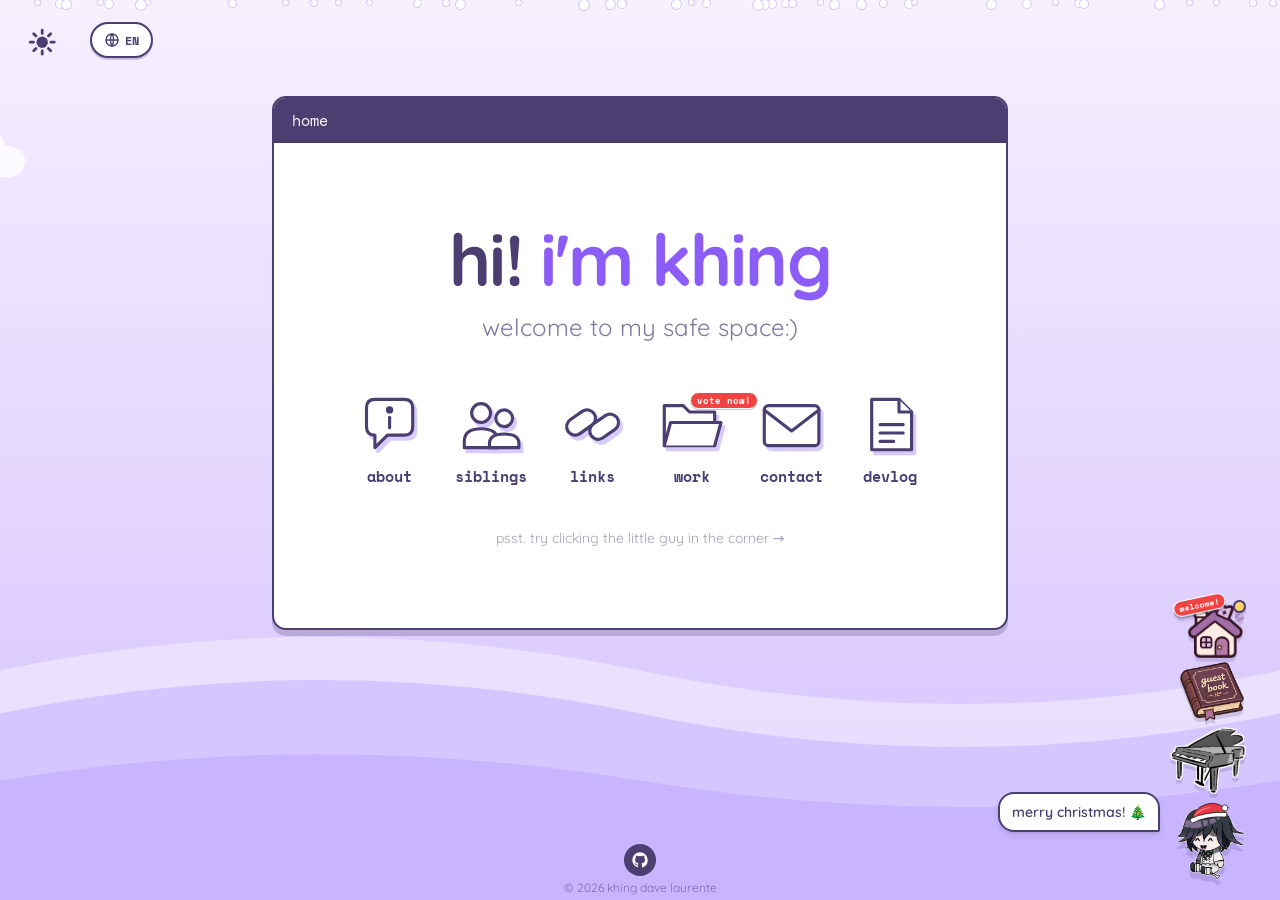
<file: index.html>
<!doctype html>
<html lang="en">
<head>
  <meta charset="utf-8" />
  <meta name="viewport" content="width=device-width, initial-scale=1" />
  <title>khing's desktop</title>
  <meta name="description" content="hi! i'm khing. welcome to my little corner of the internet." />
  <meta property="og:title" content="khing dave laurente" />
  <meta property="og:description" content="hi! i'm khing. welcome to my little corner of the internet." />
  <meta property="og:type" content="website" />
  <meta property="og:site_name" content="khing dave laurente" />
  <meta property="og:url" content="https://khingcode.github.io/KhingPersonalSite/" />
  <meta property="og:image" content="https://khingcode.github.io/KhingPersonalSite/assets/og-image.jpg" />
  <meta property="og:image:width" content="1200" />
  <meta property="og:image:height" content="630" />
  <meta property="og:image:alt" content="hi! i'm khing: a pastel purple desktop window with a smiling chibi mascot" />
  <meta name="twitter:card" content="summary_large_image" />
  <meta name="twitter:title" content="khing dave laurente" />
  <meta name="twitter:description" content="hi! i'm khing. welcome to my little corner of the internet." />
  <meta name="twitter:image" content="https://khingcode.github.io/KhingPersonalSite/assets/og-image.jpg" />
  <meta name="theme-color" content="#e9dcff" />
  <link rel="icon" href="favicon.ico" sizes="any" />
  <link rel="icon" type="image/png" sizes="32x32" href="favicon-32.png" />
  <link rel="icon" type="image/png" sizes="192x192" href="icon-192.png" />
  <link rel="apple-touch-icon" href="apple-touch-icon.png" />
  <script>try{if(localStorage.getItem("theme")==="dark")document.documentElement.classList.add("dark")}catch(e){}</script>
  <link rel="stylesheet" href="styles.css" />
  <style>
    #boot{position:fixed;inset:0;z-index:100000;display:none;align-items:center;justify-content:center;background:#e9dcff;color:#3b2a66;font-family:"Space Mono",ui-monospace,monospace;opacity:1;transition:opacity .45s ease}
    html.dark #boot{background:#150f2e;color:#e9dcff}
    #boot.show{display:flex}
    #boot.out{opacity:0;pointer-events:none}
    #boot .bx{width:min(320px,82vw);text-align:center}
    #boot .bt{font-size:15px;font-weight:700;letter-spacing:.02em;margin:0 0 14px}
    #boot .bt i{font-style:normal;display:inline-block;animation:bootdots 1.2s steps(4,end) infinite;overflow:hidden;vertical-align:bottom;width:0}
    #boot .bar{height:16px;border:2px solid currentColor;border-radius:4px;padding:2px;background:rgba(255,255,255,.35)}
    html.dark #boot .bar{background:rgba(255,255,255,.06)}
    #boot .bar b{display:block;height:100%;width:6%;background:repeating-linear-gradient(90deg,currentColor 0 10px,transparent 10px 13px);transition:width .6s ease-out}
    #boot .bs{font-size:11px;opacity:.7;margin:12px 0 0}
    @keyframes bootdots{to{width:1.6em}}
    @media (prefers-reduced-motion:reduce){#boot{transition:none}#boot .bt i{animation:none;width:1.6em}#boot .bar b{transition:none}}
  </style>
  <link rel="preconnect" href="https://wecbthkbjftpxonlqfee.supabase.co" crossorigin />
  <link rel="preconnect" href="https://fonts.googleapis.com" />
  <link rel="preconnect" href="https://fonts.gstatic.com" crossorigin />
  <link href="https://fonts.googleapis.com/css2?family=Quicksand:wght@400;600;700&family=Space+Mono:wght@400;700&family=Noto+Sans+KR:wght@400;500;700&display=swap" rel="stylesheet" />
<style>
.house-open{position:absolute;left:-.95rem;top:-.35rem;z-index:3;padding:0 .3rem;border-radius:9999px;background:#ef4444;color:#fff;border:1.5px solid #fff;font:700 .5rem/.9rem 'Space Mono',monospace;letter-spacing:.02em;white-space:nowrap;box-shadow:0 2px 0 rgba(75,63,114,.35);transform:rotate(-12deg);pointer-events:none;animation:float 3s ease-in-out .3s infinite}
@media(prefers-reduced-motion:reduce){.house-open{animation:none}}
</style>
</head>
<body class="min-h-screen overflow-x-hidden font-sans text-ink antialiased selection:bg-pink-200">

  <!-- loading screen: only appears if the page is slow to load (slow connections) -->
  <div id="boot" role="status" aria-live="polite" aria-label="loading">
    <div class="bx">
      <p class="bt">booting khing's desktop<i>...</i></p>
      <div class="bar"><b></b></div>
      <p class="bs">slow connection? hang tight, almost there</p>
    </div>
  </div>
  <script>
  (function(){
    var b=document.getElementById('boot'); if(!b) return;
    var bar=b.querySelector('.bar b'), shown=0, done=0, t0=0, pct=6, tick;
    function hide(){
      if(done) return; done=1; clearInterval(tick);
      if(!shown){ b.parentNode&&b.parentNode.removeChild(b); return; }
      if(bar) bar.style.width='100%';
      var wait=Math.max(0,700-(Date.now()-t0));
      setTimeout(function(){ b.classList.add('out'); setTimeout(function(){ b.parentNode&&b.parentNode.removeChild(b); },500); },wait+150);
    }
    setTimeout(function(){
      if(done||document.readyState==='complete') return;
      shown=1; t0=Date.now(); b.classList.add('show');
      tick=setInterval(function(){ pct+=(92-pct)*0.12; if(bar) bar.style.width=pct.toFixed(1)+'%'; },500);
    },800);
    window.addEventListener('load',hide);
    setTimeout(hide,12000);
  })();
  </script>

  <!-- sky -->
  <div class="sky fixed inset-0 -z-20" aria-hidden="true"></div>
  <div class="sky-night fixed inset-0 -z-20" aria-hidden="true"></div>

  <!-- light / dark toggle -->
  <button id="theme-toggle" class="theme-btn fixed left-3 top-3 z-[9999] sm:left-5 sm:top-5" aria-label="switch to dark mode" aria-pressed="false" title="light / dark">
    <svg class="sun-ico" viewBox="0 0 24 24" aria-hidden="true"><circle cx="12" cy="12" r="4.5" stroke="none"/><g stroke-width="2.2" stroke-linecap="round"><path d="M12 2.5v2.6M12 18.9v2.6M2.5 12h2.6M18.9 12h2.6M5.3 5.3l1.8 1.8M16.9 16.9l1.8 1.8M5.3 18.7l1.8-1.8M16.9 7.1l1.8-1.8"/></g></svg>
    <svg class="moon-ico" viewBox="0 0 24 24" aria-hidden="true"><path d="M20.5 14.2A8.5 8.5 0 0 1 9.8 3.5a8.5 8.5 0 1 0 10.7 10.7Z" stroke="none"/></svg>
  </button>
  <div class="fixed inset-x-0 top-0 -z-10 h-full overflow-hidden" aria-hidden="true">
    <svg class="cloud absolute left-[-10%] top-[12%] w-40 opacity-80 [animation-duration:70s]" viewBox="0 0 120 60"><path d="M25 52 Q4 52 6 36 Q8 24 22 26 Q24 8 44 10 Q58 0 72 14 Q94 8 100 28 Q118 30 114 44 Q112 52 98 52 Z" fill="#fff"/></svg>
    <svg class="cloud absolute left-[-10%] top-[34%] w-28 opacity-70 [animation-delay:-30s] [animation-duration:95s]" viewBox="0 0 120 60"><path d="M25 52 Q4 52 6 36 Q8 24 22 26 Q24 8 44 10 Q58 0 72 14 Q94 8 100 28 Q118 30 114 44 Q112 52 98 52 Z" fill="#fff"/></svg>
    <svg class="night-deco absolute right-[9%] top-[9%] w-14 sm:w-20" viewBox="0 0 64 64"><path d="M40 6A28 28 0 1 0 58 44A23 23 0 0 1 40 6Z" fill="#fff3c4"/></svg>
    <span class="twinkle night-star absolute left-[30%] top-[10%] text-lg text-yellow-100 [animation-delay:-.5s]">✦</span>
    <span class="twinkle night-star absolute left-[62%] top-[26%] text-base text-white [animation-delay:-1.5s]">✦</span>
    <span class="twinkle night-star absolute left-[18%] top-[44%] text-xl text-violet-200 [animation-delay:-2.5s]">✦</span>
    <span class="twinkle night-star absolute left-[8%] top-[22%] text-2xl text-white">✦</span>
    <span class="twinkle night-star absolute right-[12%] top-[16%] text-xl text-pink-200 [animation-delay:-1s]">✦</span>
    <span class="twinkle night-star absolute right-[22%] top-[48%] text-lg text-white [animation-delay:-2s]">✦</span>
    <!-- rolling waves: each layer is 2 periods wide and slides one period, so the loop is seamless -->
    <div class="waves absolute inset-x-0 bottom-0 h-[34vh] overflow-hidden">
      <svg class="wave wave-c" viewBox="0 0 2880 320" preserveAspectRatio="none"><path class="hill-c" d="M0 80 Q360 10 720 80 T1440 80 T2160 80 T2880 80 V320 H0Z"/></svg>
      <svg class="wave wave-a" viewBox="0 0 2880 320" preserveAspectRatio="none"><path class="hill-a" d="M0 125 Q360 55 720 125 T1440 125 T2160 125 T2880 125 V320 H0Z"/></svg>
      <svg class="wave wave-b" viewBox="0 0 2880 320" preserveAspectRatio="none"><path class="hill-b" d="M0 195 Q360 140 720 195 T1440 195 T2160 195 T2880 195 V320 H0Z"/></svg>
    </div>
  </div>

  <!-- password for my room -->
  <div id="room-gate" class="rgate" role="dialog" aria-modal="true" aria-label="password" hidden>
    <div class="rgate-card">
      <div class="win-bar"><span>khing's room</span><button class="win-x" type="button" id="rgate-x" aria-label="close">[x]</button></div>
      <form id="rgate-form" autocomplete="off" class="rgate-form">
        <p class="rgate-h">knock knock 🚪</p>
        <p class="rgate-p">what's the password?</p>
        <input class="gb-field rgate-in" id="rgate-in" type="password" autocomplete="off" autocapitalize="none" spellcheck="false" aria-label="password" />
        <p class="rgate-err" id="rgate-err" role="alert"></p>
        <button class="gb-btn" type="submit">come in</button>
      </form>
    </div>
  </div>

  <!-- home window -->
  <main class="mx-auto flex min-h-screen max-w-3xl flex-col items-center px-4 pt-16 pb-28 sm:pt-24">
    <section class="win-home w-full" aria-label="home">
      <div class="win-bar"><span>home</span></div>
      <div class="win-body px-6 py-14 text-center sm:py-20">
        <p class="text-5xl font-bold tracking-tight sm:text-7xl">
          hi! <span class="text-violet-500">i'm khing</span>
        </p>
        <p class="mt-4 text-lg text-ink/70 sm:text-2xl">welcome to my safe space:)</p>

        <nav class="mt-12 flex flex-wrap justify-center gap-x-8 gap-y-6" aria-label="main">
          <button class="icon-btn" data-open="about">
            <svg class="ico" viewBox="0 0 64 64"><path d="M10 16 Q10 8 18 8 H46 Q54 8 54 16 V34 Q54 42 46 42 H30 L18 54 V42 Q10 42 10 34 Z"/><circle cx="32" cy="18" r="2" fill="currentColor"/><path d="M32 25 V35"/></svg>
            <span>about</span>
          </button>
          <button class="icon-btn" data-open="siblings">
            <svg class="ico" viewBox="0 0 64 64"><circle cx="22" cy="21" r="9"/><path d="M6 54 V48 Q6 36 22 36 Q38 36 38 48 V54 Z"/><circle cx="44" cy="26" r="8"/><path d="M30 54 V50 Q30 41 44 41 Q58 41 58 50 V54 Z"/></svg>
            <span>siblings</span>
          </button>
          <button class="icon-btn" data-open="links">
            <svg class="ico" viewBox="0 0 64 64"><rect x="6" y="22" width="30" height="16" rx="8" transform="rotate(-35 21 30)"/><rect x="28" y="26" width="30" height="16" rx="8" transform="rotate(-35 43 34)"/></svg>
            <span>links</span>
          </button>
          <button class="icon-btn relative" data-open="work">
            <span class="vote-badge" aria-label="vote for the domain now">vote now!</span>
            <svg class="ico" viewBox="0 0 64 64"><path d="M6 14 H24 L30 20 H54 V52 H6 Z"/><path d="M6 52 L12 30 H60 L54 52"/></svg>
            <span>work</span>
          </button>
          <button class="icon-btn" data-open="contact">
            <svg class="ico" viewBox="0 0 64 64"><rect x="6" y="14" width="52" height="38" rx="4"/><path d="M6 18 L32 38 L58 18"/></svg>
            <span>contact</span>
          </button>
          <button class="icon-btn relative" data-open="devlog">
            <span id="dl-badge" class="gb-badge nav-badge" hidden aria-live="polite"></span>
            <svg class="ico" viewBox="0 0 64 64"><path d="M14 8 H40 L52 20 V56 H14Z"/><path d="M40 8 V20 H52"/><path d="M22 32 H44 M22 40 H44 M22 48 H35"/></svg>
            <span>devlog</span>
          </button>
        </nav>
        <p class="mt-10 text-sm text-ink/50">psst. try clicking the little guy in the corner →</p>
      </div>
    </section>
  </main>

  <!-- about -->
  <section id="win-about" class="win" role="dialog" aria-label="about" hidden>
    <div class="win-bar"><span>about</span><button class="win-x" aria-label="close about">[x]</button></div>
    <div class="win-body">
      <div class="flex flex-col items-center gap-6 border-b border-violet-100 px-6 py-8 sm:flex-row sm:gap-10 sm:px-[3.75rem] sm:py-9">
        <div class="h-32 w-32 shrink-0 sm:h-40 sm:w-40 overflow-hidden rounded-full border-4 border-violet-200 shadow-md">
          <img src="assets/khing.webp" width="160" height="160" loading="lazy" decoding="async" alt="khing smiling in a red patterned shirt" class="h-full w-full origin-[51%_33%] scale-[2.1] object-cover" />
        </div>
        <div class="text-center sm:text-left">
          <h2 class="text-3xl font-bold text-violet-500 sm:text-[2.4rem] sm:leading-tight">khing dave laurente</h2>
          <p class="mt-2 text-ink/70 sm:text-[1.05rem]">Could it be are you also in possession of the all-seeing eye?!</p>
          <p class="text-ink/70 sm:text-[1.05rem]">from davao city, philippines</p>
          <p class="text-ink/70 sm:text-[1.05rem]">now living &amp; working in phnom penh, cambodia</p>
        </div>
      </div>
      <div class="space-y-5 px-6 py-6 leading-relaxed text-ink/80 sm:space-y-5 sm:px-12 sm:py-8 sm:text-lg">
        <p data-i18n="intro">hi! i'm khing, a <span class="hl">cinematographer</span> and <span class="hl">web developer</span>.</p>
        <p>things i like:</p>
        <ul class="list-disc space-y-2 pl-6 sm:space-y-2 sm:pl-8 marker:text-violet-400">
          <li data-i18n="like1">Hanging out with my <span class="hl">siblings</span></li>
          <li data-i18n="like2">My Walk and Faith in <span class="hl">God</span></li>
          <li data-i18n="like3"><span class="hl">Purple</span> Fanta</li>
        </ul>
        <section aria-labelledby="edu-h">
          <h3 id="edu-h" class="font-mono text-xl font-bold uppercase tracking-tight text-ink">education</h3>
          <div class="scroll-thin mt-3 max-h-48 space-y-3 overflow-y-auto pr-2" role="region" aria-label="education list" tabindex="0">
            <div class="border-l-4 border-violet-200 py-1 pl-4">
              <p class="text-lg text-ink">Bachelor of Science in Computer Science</p>
              <p class="text-sm uppercase tracking-wide text-ink/45">(Graduated Cum Laude 2025)</p>
            </div>
          </div>
        </section>
        <section aria-labelledby="lang-h">
          <h3 id="lang-h" class="font-mono text-xl font-bold uppercase tracking-tight text-ink">language proficiency</h3>
          <div class="mt-3 border-l-4 border-violet-200 py-1 pl-4">
            <p class="text-lg text-ink" data-i18n="speak">i speak <span class="text-violet-500">English</span> and <span class="text-violet-500">Filipino (Tagalog)</span>.</p>
          </div>
        </section>
        <p data-i18n="hello">want to say hi? send me a message in <button class="link" data-open="contact">contact</button> :)</p>
      </div>
    </div>
  </section>

  <!-- siblings -->
  <section id="win-siblings" class="win" role="dialog" aria-label="siblings" hidden>
    <div class="win-bar"><span>siblings</span><button class="win-x" aria-label="close siblings">[x]</button></div>
    <div class="win-body px-6 py-6">
      <p class="mb-4 text-ink/70">my favorite people in the world 💜</p>
      <div class="grid grid-cols-2 gap-3 sm:grid-cols-4">
        <figure class="sib"><img class="photo" src="assets/siblings/izeck.webp" width="256" height="256" alt="Izeck" loading="lazy" /><figcaption>Izeck</figcaption></figure>
        <figure class="sib"><img class="photo" src="assets/siblings/nicey.webp" width="256" height="256" alt="Nicey" loading="lazy" /><figcaption>Nicey</figcaption></figure>
        <figure class="sib"><img class="photo" src="assets/siblings/adam.webp" width="256" height="256" alt="Adam" loading="lazy" /><figcaption>Adam</figcaption></figure>
        <figure class="sib"><img class="photo" src="assets/siblings/christine.webp" width="256" height="256" alt="Christine" loading="lazy" /><figcaption>Christine</figcaption></figure>
        <figure class="sib"><img class="photo" src="assets/siblings/catherine.webp" width="256" height="256" alt="Catherine" loading="lazy" /><figcaption>Catherine</figcaption></figure>
        <figure class="sib"><img class="photo" src="assets/siblings/mark.webp" width="256" height="256" alt="Mark" loading="lazy" /><figcaption>Mark</figcaption></figure>
        <figure class="sib"><img class="photo" src="assets/siblings/ezra.webp" width="256" height="256" alt="Ezra" loading="lazy" /><figcaption>Ezra</figcaption></figure>
        <figure class="sib"><img class="photo" src="assets/siblings/esther.webp" width="256" height="256" alt="Esther" loading="lazy" /><figcaption>Esther</figcaption></figure>
      </div>
    </div>
  </section>

  <!-- links -->
  <section id="win-links" class="win" role="dialog" aria-label="links" hidden>
    <div class="win-bar"><span>links</span><button class="win-x" aria-label="close links">[x]</button></div>
    <div class="win-body px-3 py-8 sm:px-6">
      <div class="grid grid-cols-5 items-start justify-items-center gap-x-1 gap-y-8">
        <a class="icon-btn" href="https://www.youtube.com/@KhingKongs" target="_blank" rel="noopener">
          <svg class="ico" viewBox="0 0 64 64"><rect x="5" y="15" width="54" height="36" rx="11"/><path d="M26 24 L43 33 L26 42Z" fill="currentColor"/></svg>
          <span>youtube</span>
        </a>
        <div class="icon-btn locked" aria-disabled="true" title="coming soon">
          <span class="ico-wrap"><svg aria-hidden="true" class="ico" viewBox="0 0 64 64"><rect x="9" y="9" width="46" height="46" rx="14"/><circle cx="32" cy="32" r="10.5"/><circle cx="45.5" cy="18.5" r="3" fill="currentColor" stroke="none"/></svg><b class="stamp">coming soon</b></span>
          <span>instagram</span>
        </div>
        <div class="icon-btn locked" aria-disabled="true" title="coming soon">
          <span class="ico-wrap"><svg aria-hidden="true" class="ico" viewBox="0 0 64 64"><path d="M9 17 H45 V39 Q45 53 31 53 H23 Q9 53 9 39 Z"/><path d="M45 23 H50 Q57 23 57 31 Q57 39 50 39 H45" fill="none"/><path d="M27 44 L20.5 37.5 C17 34 18.5 28.5 23 28.5 C25 28.5 26.5 29.6 27 31 C27.5 29.6 29 28.5 31 28.5 C35.5 28.5 37 34 33.5 37.5 Z" fill="currentColor" stroke-width="2"/></svg><b class="stamp">coming soon</b></span>
          <span>ko-fi</span>
        </div>
        <a class="icon-btn" href="https://github.com/khingcode" target="_blank" rel="noopener">
          <svg class="ico solid" viewBox="0 0 24 24"><path d="M12 .5A11.5 11.5 0 0 0 .5 12c0 5.1 3.3 9.4 7.9 10.9.6.1.8-.3.8-.6v-2c-3.2.7-3.9-1.4-3.9-1.4-.5-1.3-1.3-1.7-1.3-1.7-1-.7.1-.7.1-.7 1.2.1 1.8 1.2 1.8 1.2 1 1.8 2.7 1.3 3.4 1 .1-.8.4-1.3.7-1.6-2.6-.3-5.3-1.3-5.3-5.7 0-1.3.5-2.3 1.2-3.1-.1-.3-.5-1.5.1-3.1 0 0 1-.3 3.2 1.2a11 11 0 0 1 5.8 0c2.2-1.5 3.2-1.2 3.2-1.2.6 1.6.2 2.8.1 3.1.8.8 1.2 1.8 1.2 3.1 0 4.4-2.7 5.4-5.3 5.7.4.4.8 1.1.8 2.2v3.2c0 .3.2.7.8.6A11.5 11.5 0 0 0 23.5 12 11.5 11.5 0 0 0 12 .5z"/></svg>
          <span>github</span>
        </a>
        <div class="icon-btn locked" aria-disabled="true" title="coming soon">
          <span class="ico-wrap"><svg aria-hidden="true" class="ico" viewBox="0 0 64 64">
            <defs>
              <clipPath id="scarf-clip"><path d="M4 14 Q18 5 32 9 Q46 5 60 14 L54 33 L32 61 L10 33Z"/></clipPath>
              <pattern id="scarf-chk" width="18" height="18" patternUnits="userSpaceOnUse" patternTransform="rotate(45 32 32)"><rect width="9" height="9" fill="currentColor"/><rect x="9" y="9" width="9" height="9" fill="currentColor"/></pattern>
            </defs>
            <path d="M4 14 Q18 5 32 9 Q46 5 60 14 L54 33 L32 61 L10 33Z"/>
            <g clip-path="url(#scarf-clip)"><rect x="0" y="0" width="64" height="64" fill="url(#scarf-chk)" stroke="none"/></g>
            <path d="M4 14 Q18 5 32 9 Q46 5 60 14 L54 33 L32 61 L10 33Z" fill="none"/>
          </svg><b class="stamp">coming soon</b></span>
          <span>merch</span>
        </div>
      </div>
      <p class="mx-auto mt-8 max-w-xs rounded-xl border-2 border-violet-200 px-4 py-3 text-center text-sm text-ink/70">clicking any of the links will open a new tab!</p>
    </div>
  </section>

  <!-- work -->
  <section id="win-work" class="win" role="dialog" aria-label="work" hidden>
    <div class="win-bar"><span>work</span><button class="win-x" aria-label="close work">[x]</button></div>
    <div class="win-body space-y-7 px-4 py-6 text-ink/80 sm:px-6">
      <div class="grid grid-cols-2 gap-4 sm:gap-7">
        <section aria-labelledby="tools-h">
          <h3 id="tools-h" class="font-mono text-xl font-bold uppercase tracking-tight text-ink">tools</h3>
          <ul class="mt-3 flex flex-wrap gap-2">
          <li class="tool">Figma</li>
          <li class="tool">Milanote</li>
          <li class="tool">DaVinci Resolve</li>
          <li class="tool">Canva</li>
          <li class="tool">CapCut</li>
        </ul>
        </section>
        <section aria-labelledby="skills-h">
          <h3 id="skills-h" class="font-mono text-xl font-bold uppercase tracking-tight text-ink">development</h3>
          <ul class="mt-3 flex flex-wrap gap-2">
          <li class="tool">JavaScript</li>
          <li class="tool">HTML</li>
          <li class="tool">CSS</li>
          <li class="tool">Tailwind CSS</li>
          <li class="tool">Rust</li>
          <li class="tool">Node.js</li>
          <li class="tool">Xcode</li>
          <li class="tool">Claude</li>
        </ul>
        </section>
      </div>

      <section aria-labelledby="dev-h">
        <h3 id="dev-h" class="font-mono text-xl font-bold uppercase tracking-tight text-ink">development</h3>
        <article class="mt-4 grid items-center gap-5 sm:grid-cols-[11rem_1fr]">
          <svg viewBox="0 0 400 400" role="img" aria-label="a little browser window with a globe and a coming soon label" class="aspect-square w-full max-w-[11rem] justify-self-center rounded-2xl border-2 border-violet-200 sm:max-w-none">
            <defs><linearGradient id="launch-bg" x1="0" y1="0" x2="1" y2="1"><stop offset="0" stop-color="#b9a0e8"/><stop offset="1" stop-color="#8f74d6"/></linearGradient></defs>
            <rect width="400" height="400" fill="url(#launch-bg)"/>
            <g fill="#fff" opacity=".7"><path d="M60 70 l8 18 18 8 -18 8 -8 18 -8 -18 -18 -8 18 -8z"/><path d="M335 110 l6 14 14 6 -14 6 -6 14 -6 -14 -14 -6 14 -6z"/><path d="M330 280 l5 11 11 5 -11 5 -5 11 -5 -11 -11 -5 11 -5z"/></g>
            <rect x="62" y="80" width="276" height="200" rx="18" fill="#fff" stroke="#4b3f72" stroke-width="8"/>
            <path d="M62 98 a18 18 0 0 1 18 -18 H320 a18 18 0 0 1 18 18 V122 H62Z" fill="#4b3f72"/>
            <circle cx="88" cy="101" r="7" fill="#c4b5fd"/><circle cx="110" cy="101" r="7" fill="#c4b5fd"/><circle cx="132" cy="101" r="7" fill="#c4b5fd"/>
            <rect x="156" y="92" width="150" height="18" rx="9" fill="#fff" opacity=".85"/>
            <g transform="translate(200 200)" fill="none" stroke="#4b3f72" stroke-width="7" stroke-linecap="round">
              <circle r="48" fill="#ede7ff"/><ellipse rx="20" ry="48"/><path d="M-48 0 H48 M-40 -24 H40 M-40 24 H40"/>
            </g>
            <g transform="rotate(-8 200 318)"><rect x="92" y="294" width="216" height="46" rx="12" fill="#fde68a" stroke="#4b3f72" stroke-width="6"/>
            <text x="200" y="326" text-anchor="middle" font-family="'Space Mono', monospace" font-weight="700" font-size="25" fill="#4b3f72">COMING SOON</text></g>
          </svg>
          <div class="text-center sm:text-left">
            <h4 class="text-2xl font-bold text-violet-500">the full launch</h4>
            <p class="mt-2">a custom domain for this site, plus more updates and a few surprises. stay tuned!</p>
            <div class="mt-4 flex flex-wrap items-center justify-center gap-3 sm:justify-start">
              <span class="soon" aria-disabled="true">coming soon</span>
              <button type="button" class="gb-btn" data-open="vote">🗳 vote on the domain</button>
            </div>
          </div>
        </article>
        <article class="mt-8 grid items-center gap-5 sm:grid-cols-[11rem_1fr]">
          <img src="assets/hamster.webp" width="400" height="400" decoding="async" alt="a cute hamster wearing a hard hat and working on a laptop, with an in development label" class="w-full max-w-[11rem] justify-self-center rounded-2xl border-2 border-violet-200 sm:max-w-none" loading="lazy" />
          <div class="text-center sm:text-left">
            <h4 class="text-2xl font-bold text-violet-500">a little hamster project</h4>
            <p class="mt-2">something cozy i'm still working on. more soon!</p>
            <span class="soon mt-4" aria-disabled="true">coming soon</span>
          </div>
        </article>
      </section>
    </div>
  </section>

  <!-- domain vote -->
  <section id="win-vote" class="win" role="dialog" aria-label="vote on the domain" hidden>
    <div class="win-bar"><span>vote</span><button class="win-x" aria-label="close vote">[x]</button></div>
    <div class="win-body px-6 py-6">
      <h3 class="text-2xl font-bold text-violet-500">pick my domain!</h3>
      <p class="mt-1 text-ink/70">the full launch is getting a custom address. choose your favorite, or suggest one of your own. one vote each :)</p>
      <ul id="vote-list" class="mt-4 grid gap-2"></ul>
      <form id="vote-form" class="mt-5 grid gap-2" autocomplete="off">
        <label for="vote-sug" class="font-mono text-xs font-bold uppercase tracking-wide text-ink/60">suggest another</label>
        <div class="flex gap-2">
          <input id="vote-sug" class="gb-field" type="text" maxlength="45" inputmode="url" autocapitalize="none" spellcheck="false" placeholder="e.g. khing.dev">
          <button class="gb-btn shrink-0" type="submit">suggest</button>
        </div>
        <input id="vote-site" class="hidden" type="text" tabindex="-1" aria-hidden="true" autocomplete="off">
      </form>
      <p id="vote-status" class="mt-3 min-h-[1.25rem] text-xs text-ink/60" role="status"></p>
    </div>
  </section>

  <!-- guestbook -->
  <section id="win-guestbook" class="win" role="dialog" aria-label="guestbook" hidden>
    <div class="win-bar"><span>guestbook</span><button class="win-x" aria-label="close guestbook">[x]</button></div>
    <div class="win-body px-6 py-6">
      <p class="text-ink/70">leave a little note! it'll be dated and everything :)</p>
      <button id="gb-write" type="button" class="gb-btn gb-write" aria-expanded="false" aria-controls="gb-form">✎ write a note</button>
      <div class="gb-cols mt-4">
      <form id="gb-form" class="grid content-start gap-3" autocomplete="off">
        <div id="gb-replying" class="hidden items-center justify-between gap-2 rounded-lg bg-violet-100 px-3 py-1.5 text-xs text-violet-900">
          <span id="gb-replying-to"></span>
          <button id="gb-cancel" type="button" class="link" aria-label="cancel reply">cancel</button>
        </div>
        <input id="gb-name" class="gb-field" type="text" maxlength="30" required placeholder="your name">
        <textarea id="gb-msg" class="gb-field" rows="3" maxlength="200" required placeholder="your note (200 chars max)"></textarea>
        <fieldset class="gb-pick">
          <legend>note color</legend>
          <div id="gb-colors" class="gb-swatches" role="radiogroup" aria-label="note color"></div>
        </fieldset>
        <fieldset class="gb-pick">
          <legend>sticker</legend>
          <div id="gb-stickers" class="gb-swatches" role="radiogroup" aria-label="sticker"></div>
        </fieldset>
        <div class="flex items-center gap-3">
          <label class="gb-btn gb-ghost cursor-pointer" for="gb-photo">+ photo</label>
          <input id="gb-photo" class="sr-only" type="file" accept="image/*">
          <img id="gb-prev" class="hidden h-12 w-12 rounded-lg border-2 border-ink object-cover" alt="photo preview">
          <button id="gb-unpick" type="button" class="link hidden text-xs">remove</button>
        </div>
        <input id="gb-song" class="gb-field" type="url" maxlength="200" inputmode="url" placeholder="♪ song link, spotify or youtube (optional)" aria-label="song link (optional)">
        <input id="gb-site" class="hidden" type="text" tabindex="-1" aria-hidden="true" autocomplete="off">
        <div class="flex items-center justify-between gap-3">
          <span id="gb-status" class="text-xs text-ink/60" role="status"></span>
          <button class="gb-btn" type="submit">sign it</button>
        </div>
      </form>
      <ul id="gb-list" class="scroll-thin grid content-start gap-3 overflow-y-auto pr-1"></ul>
      </div>
    </div>
  </section>

  <!-- devlog -->
  <section id="win-devlog" class="win" role="dialog" aria-label="devlog" hidden>
    <div class="win-bar"><span>devlog</span><button class="win-x" aria-label="close devlog">[x]</button></div>
    <div class="win-body px-6 py-6">
      <p class="text-ink/70">everything i've added to this site, newest first.</p>
      <p class="mt-1 font-mono text-xs text-ink/50">last updated nov 2, 2026</p>
      <ol class="dl-timeline mt-5">
        <li>
          <details class="dl" open>
            <summary><span class="dl-v">v2.1</span><span class="dl-t"><span class="dl-row"><b>a new place</b><span class="dl-new">latest</span></span><small>something new, go find it</small></span></summary>
            <ul class="dl-list">
              <li>a new place has opened up somewhere on the site &#10022;</li>
              <li>you might need a password to get in</li>
              <li>the <b>work</b> icon now has a reminder to <b>vote for the domain</b></li>
            </ul>
          </details>
        </li>
        <li>
          <details class="dl">
            <summary><span class="dl-v">v2.0</span><span class="dl-t"><span class="dl-row"><b>VOTE ON THE DOMAIN</b></span><small>your vote picks my web address</small></span></summary>
            <ul class="dl-list">
              <li><b>VOTE FOR THE DOMAIN OF THE FULL LAUNCH!</b> CHOOSE <b>KHINGKONG.COM</b> OR <b>SUPREMEKHING.COM</b>, OR <b>SUGGEST YOUR OWN</b>. FIND IT IN THE <b>WORK</b> WINDOW, UNDER DEVELOPMENT.</li>
              <li>ONE VOTE EACH. THE RESULTS SHOW AFTER YOU VOTE.</li>
            </ul>
          </details>
        </li>
        <li>
          <details class="dl">
            <summary><span class="dl-v">v1.9</span><span class="dl-t"><span class="dl-row"><b>stamps, songs, hearts, stickers &amp; a secret</b></span><small>links, the guestbook and a little surprise</small></span></summary>
            <ul class="dl-list">
              <li><b>links</b>: instagram, ko-fi and merch have a &ldquo;coming soon&rdquo; stamp until they're ready</li>
              <li><b>guestbook</b> notes can carry a <b>song</b> from spotify or youtube, and the site's piano mutes itself while one plays</li>
              <li>you can now <b>heart</b> guestbook notes and replies</li>
              <li>guestbook notes can be given a <b>color</b> and a little <b>sticker</b>, and the guestbook now sits <b>side by side</b>: write on the left, read on the right</li>
              <li>spam the little guy past his dark side and something happens&hellip; can you bring him back? <b>hint:</b> look to the night sky</li>
            </ul>
          </details>
        </li>
        <li>
          <details class="dl">
            <summary><span class="dl-v">v1.8</span><span class="dl-t"><b>contact, work &amp; hellos</b><small>new windows, new greetings and a fresh about</small></span></summary>
            <ul class="dl-list">
              <li>the little guy now holds out a <b>letter</b> in the contact window</li>
              <li>a big <b>send me an email</b> button that opens your mail app</li>
              <li><b>work</b> window: a tools list, a development list and a first project card</li>
              <li>a small red number on the <b>devlog</b> icon when there's something new</li>
              <li>the little guy says <b>good morning, afternoon or evening</b> based on your clock</li>
              <li>he now says hello <b>every so often</b> while you're on the page, not just when you click him</li>
              <li>he has a new thing to say when you click him</li>
              <li><b>about</b> got a bigger, roomier layout and a new intro with a few highlighted words</li>
            </ul>
          </details>
        </li>
        <li>
          <details class="dl">
            <summary><span class="dl-v">v1.7</span><span class="dl-t"><b>devlog</b><small>you're looking at it</small></span></summary>
            <ul class="dl-list">
              <li>a new <b>devlog</b> icon on the home screen</li>
              <li>a simple list of everything added to the site, newest first</li>
              <li>tap a version to open or close it</li>
            </ul>
          </details>
        </li>
        <li>
          <details class="dl">
            <summary><span class="dl-v">v1.6</span><span class="dl-t"><b>seasons</b><small>the site dresses up for the holidays</small></span></summary>
            <ul class="dl-list">
            <li><b>christmas</b> (dec 1&ndash;26): falling snow and a santa hat on the little guy</li>
            <li><b>valentine's</b> (feb 10&ndash;14): floating hearts</li>
            <li><b>spring</b> (mar 20&ndash;apr 20): drifting blossom petals and a flower clip</li>
            <li><b>my birthday</b> (jun 13&ndash;15): confetti, balloons and a party hat</li>
            <li>each one switches on by itself, then goes away after</li>
            </ul>
          </details>
        </li>
        <li>
          <details class="dl">
            <summary><span class="dl-v">v1.5</span><span class="dl-t"><b>the little guy has feelings</b><small>he reacts when you poke him a lot</small></span></summary>
            <ul class="dl-list">
            <li>click him too fast and he gets <b>angry</b>: he turns red, shakes and grumbles</li>
            <li>keep going&hellip; and something else might happen &#128064;</li>
            <li>he calms down on his own and says sorry</li>
            </ul>
          </details>
        </li>
        <li>
          <details class="dl">
            <summary><span class="dl-v">v1.4</span><span class="dl-t"><b>guestbook</b><small>leave a note for me and everyone else</small></span></summary>
            <ul class="dl-list">
            <li>new <b>book icon</b> in the bottom-right corner, above the piano</li>
            <li>sign with your name; every note is <b>dated automatically</b></li>
            <li>attach a <b>photo</b> to your note (it's shrunk automatically)</li>
            <li><b>reply</b> to other people's notes</li>
            <li>notes are saved online, so everyone sees the same guestbook</li>
            </ul>
          </details>
        </li>
        <li>
          <details class="dl">
            <summary><span class="dl-v">v1.3</span><span class="dl-t"><b>tab icon &amp; sharing</b><small>nicer when you save or send the link</small></span></summary>
            <ul class="dl-list">
            <li>new tab icon, and the tab now reads &ldquo;khing's safe space&rdquo;</li>
            <li>a preview card shows up when you share the link in chat apps</li>
            <li>works on phones too</li>
            </ul>
          </details>
        </li>
        <li>
          <details class="dl">
            <summary><span class="dl-v">v1.2</span><span class="dl-t"><b>music &amp; sound</b><small>the site has a soundtrack</small></span></summary>
            <ul class="dl-list">
            <li>background piano music, with the <b>piano icon</b> as the mute / unmute button</li>
            <li>small sound effects when you click things and close windows</li>
            <li>music pauses when you switch to another tab</li>
            </ul>
          </details>
        </li>
        <li>
          <details class="dl">
            <summary><span class="dl-v">v1.1</span><span class="dl-t"><b>more about me</b><small>new windows and details</small></span></summary>
            <ul class="dl-list">
            <li><b>about</b>: where i'm from, where i live now, things i like, education and languages</li>
            <li><b>siblings</b>: a window with all 8 of them, photos included</li>
            <li><b>links</b>: youtube, instagram, ko-fi and github</li>
            <li><b>contact</b>: how to reach me</li>
            </ul>
          </details>
        </li>
        <li>
          <details class="dl">
            <summary><span class="dl-v">v1.0</span><span class="dl-t"><b>launch</b><small>the site goes live</small></span></summary>
            <ul class="dl-list">
            <li>a casual retro-desktop look in soft pastel purple</li>
            <li>gently moving waves in the background</li>
            <li><b>light / dark mode</b> button in the top-left corner</li>
            <li>the little chibi in the bottom-right corner: he blinks, follows your cursor and changes expressions</li>
            </ul>
          </details>
        </li>
      </ol>
      <p class="mt-6 rounded-xl border-2 border-violet-200 px-4 py-3 text-sm text-ink/70"><b>on the list:</b> instagram and ko-fi links, and real projects in the work window.</p>
    </div>
  </section>

  <!-- contact -->
  <section id="win-contact" class="win" role="dialog" aria-label="contact" hidden>
    <div class="win-bar"><span>contact</span><button class="win-x" aria-label="close contact">[x]</button></div>
    <div class="win-body px-6 py-7 text-center leading-relaxed text-ink/80">
      <h2 class="font-mono text-3xl font-bold tracking-tight text-ink">yayy mail!</h2>
      <p class="mx-auto mt-3 max-w-sm">wanna chat, collab, or just say hi? the easiest way to reach me is email. i'd love to hear from you :)</p>

      <div class="relative mx-auto" style="width:min(250px,70%);margin-block:10px">
        <img src="assets/contact-guy2.webp" loading="lazy" decoding="async" width="600" height="600" alt="" class="block w-full select-none" draggable="false" />
        <svg viewBox="0 0 1500 1500" class="pointer-events-none absolute inset-0 h-full w-full overflow-visible" aria-label="the little guy holding a letter" role="img">
          <g transform="rotate(-6 700 1170)" stroke="#1d1318" stroke-width="14" stroke-linejoin="round" stroke-linecap="round">
            <rect x="500" y="1040" width="400" height="250" rx="18" fill="#fff4d8"/>
            <path d="M500 1056 L700 1190 L900 1056" fill="none"/>
            <path d="M500 1276 L640 1170 M900 1276 L760 1170" fill="none" stroke-width="9" opacity=".5"/>
            <path d="M700 1262 C655 1228 660 1190 685 1188 C695 1188 700 1194 700 1199 C700 1194 705 1188 715 1188 C740 1190 745 1228 700 1262Z" fill="#ff5c92" stroke-width="9"/>
            <ellipse cx="520" cy="1190" rx="62" ry="54" fill="#e5c4b0" stroke="#9a7568"/>
            <ellipse cx="882" cy="1170" rx="62" ry="54" fill="#e5c4b0" stroke="#9a7568"/>
          </g>
        </svg>
      </div>

      <p>email me at: <a class="link" href="mailto:khingcoding@gmail.com">khingcoding@gmail.com</a></p>
      <p class="text-sm text-ink/60">or press the button below to open your mail app.</p>
      <a href="mailto:khingcoding@gmail.com" class="mail-btn mt-4">send me an email!</a>
    </div>
  </section>

  <div id="fx" aria-hidden="true"></div>
  <div id="creep" class="creep" aria-hidden="true"></div>

  <!-- the moon (night mode only). it hides a secret once the little guy is gone -->
  <button id="moon" class="moon" tabindex="-1" aria-label="the moon">
    <svg viewBox="0 0 64 64" aria-hidden="true"><path d="M40 6A28 28 0 1 0 58 44A23 23 0 0 1 40 6Z" fill="#fff3c4"/></svg>
  </button>
  <div id="boom" class="boom" aria-hidden="true"></div>

  <!-- mascot -->
  <div id="corner" class="fixed right-3 bottom-3 z-30 flex flex-col items-end sm:right-8 sm:bottom-5">
    <!-- my room (separate page) -->
    <a id="house-btn" href="room/" class="house mb-1 mr-1" aria-label="visit khing's room" title="khing's room">
      <span id="house-dot" class="house-dot" aria-hidden="true"></span>
      <span class="house-open" aria-hidden="true">welcome!</span>
      <img src="assets/house.webp" width="260" height="256" decoding="async" alt="" class="block w-11 select-none sm:w-14" draggable="false" />
    </a>
    <!-- guestbook book -->
    <button id="book-btn" class="book mb-1 mr-1" data-open="guestbook" aria-label="open guestbook" title="guestbook">
      <span id="gb-badge" class="gb-badge" hidden aria-live="polite"></span>
      <img src="assets/guestbook.webp" width="220" height="205" decoding="async" alt="" class="block w-12 select-none sm:w-16" draggable="false" />
    </button>
    <!-- piano = music mute / unmute -->
    <button id="music-btn" class="piano mb-1" aria-label="play music" aria-pressed="false" title="music on / off">
      <img src="assets/piano.webp" width="260" height="230" decoding="async" alt="" class="block w-16 select-none sm:w-20" draggable="false" />
      <span class="note n1" aria-hidden="true">♪</span><span class="note n2" aria-hidden="true">♫</span>
    </button>
    <div class="mascot-row flex items-end gap-2">
    <p id="bubble" class="mb-12 hidden max-w-[11rem] rounded-2xl rounded-br-sm border-2 border-ink bg-paper px-3 py-2 text-sm font-semibold shadow-md" role="status"></p>
    <button id="mascot" class="mascot" aria-label="say hi to the little guy">
      <span class="sprite relative block w-16 sm:w-20">
        <img src="assets/mascot.webp" width="500" height="500" alt="" class="block w-full select-none" draggable="false" />
        <!-- face is drawn on top of the blank-faced art, in the same 1000x1000 space as the original -->
        <svg id="face" viewBox="0 0 1000 1000" class="pointer-events-none absolute inset-0 h-full w-full overflow-visible" fill="#000" stroke="#000" aria-hidden="true">
          <g id="eyes">
            <g data-eye="open"><g class="blinker">
              <ellipse cx="369" cy="486" rx="20.5" ry="48.5" stroke="none"/><ellipse cx="530" cy="486" rx="20.5" ry="48.5" stroke="none"/>
            </g></g>
            <g data-eye="wide" class="hidden" stroke="none">
              <ellipse cx="369" cy="484" rx="25" ry="56"/><ellipse cx="530" cy="484" rx="25" ry="56"/>
              <circle cx="377" cy="462" r="9" fill="#fff"/><circle cx="538" cy="462" r="9" fill="#fff"/>
            </g>
            <g data-eye="happy" class="hidden" fill="none" stroke-width="15" stroke-linecap="round">
              <path d="M347 508 Q369 456 391 508"/><path d="M508 508 Q530 456 552 508"/>
            </g>
            <g data-eye="smug" class="hidden" stroke-width="6" stroke-linejoin="round">
              <path d="M346 492 H392 Q392 534 369 534 Q346 534 346 492Z"/><path d="M507 492 H553 Q553 534 530 534 Q507 534 507 492Z"/>
            </g>
            <g data-eye="wink" class="hidden">
              <ellipse cx="369" cy="486" rx="20.5" ry="48.5" stroke="none"/>
              <path d="M508 506 Q530 456 552 506" fill="none" stroke-width="15" stroke-linecap="round"/>
            </g>
            <g data-eye="angry" class="hidden">
              <ellipse cx="369" cy="496" rx="19" ry="38" stroke="none"/><ellipse cx="530" cy="496" rx="19" ry="38" stroke="none"/>
              <path d="M334 434 L398 464 M565 434 L501 464" fill="none" stroke-width="15" stroke-linecap="round"/>
            </g>
            <g data-eye="dark" class="hidden">
              <circle cx="369" cy="486" r="50" fill="#050505" stroke="#fff" stroke-width="9"/><circle cx="369" cy="486" r="33" fill="none" stroke="#8a8a8a" stroke-width="4"/>
              <circle cx="530" cy="486" r="50" fill="#050505" stroke="#fff" stroke-width="9"/><circle cx="530" cy="486" r="33" fill="none" stroke="#8a8a8a" stroke-width="4"/>
            </g>
            <g data-eye="sleepy" class="hidden" fill="none" stroke-width="14" stroke-linecap="round">
              <path d="M347 490 Q369 520 391 490"/><path d="M508 490 Q530 520 552 490"/>
            </g>
          </g>

          <g id="decos" stroke="#1d1318" stroke-width="9" stroke-linejoin="round" stroke-linecap="round">
            <g data-deco="santa" class="hidden" transform="rotate(-8 480 150)">
              <path d="M300 214 Q312 96 470 58 Q600 30 690 110 Q724 142 700 188 Q500 144 300 214Z" fill="#e63946"/>
              <path d="M330 170 Q400 110 520 100" fill="none" stroke="#ff8a93" stroke-width="14" opacity=".8"/>
              <path d="M268 206 Q480 140 726 190 Q740 232 706 246 Q480 196 290 262 Q254 244 268 206Z" fill="#fff"/>
              <circle cx="716" cy="132" r="38" fill="#fff"/>
            </g>
            <g data-deco="party" class="hidden" transform="rotate(8 520 140)">
              <path d="M410 168 L520 -40 L640 150 Q530 190 410 168Z" fill="#9b6dff"/>
              <path d="M452 108 L476 130 M500 62 L544 88 M556 110 L586 124" stroke="#fff" stroke-width="14" fill="none"/>
              <circle cx="520" cy="-44" r="26" fill="#ffd54a"/>
            </g>
            <g data-deco="sakura" class="hidden">
              <g transform="translate(640 176)" fill="#ffb7d0">
                <ellipse cx="0" cy="-30" rx="20" ry="28" transform="rotate(0)"/><ellipse cx="0" cy="-30" rx="20" ry="28" transform="rotate(72)"/><ellipse cx="0" cy="-30" rx="20" ry="28" transform="rotate(144)"/><ellipse cx="0" cy="-30" rx="20" ry="28" transform="rotate(216)"/><ellipse cx="0" cy="-30" rx="20" ry="28" transform="rotate(288)"/>
                <circle r="11" fill="#ffd54a" stroke-width="6"/>
              </g>
            </g>
          </g>
          <g id="mouth">
            <path data-mouth="smile" d="M416 577 Q445 601 473 578" fill="none" stroke-width="13" stroke-linecap="round"/>
            <g data-mouth="grin" class="hidden" stroke-linejoin="round">
              <path d="M408 570 Q444 578 480 570 Q474 616 444 616 Q414 616 408 570Z" fill="#2a1a28" stroke-width="9"/>
              <path d="M426 604 Q444 590 462 604 Q454 614 444 614 Q434 614 426 604Z" fill="#ff8fb3" stroke="none"/>
            </g>
            <ellipse data-mouth="o" class="hidden" cx="444" cy="592" rx="13" ry="17" fill="#2a1a28" stroke-width="9"/>
            <path data-mouth="cat" class="hidden" d="M408 580 Q426 602 444 581 Q462 602 480 580" fill="none" stroke-width="12" stroke-linecap="round" stroke-linejoin="round"/>
            <path data-mouth="dark" class="hidden" d="M372 566 Q444 560 516 566 Q500 640 444 642 Q388 640 372 566Z" fill="#050505" stroke="#bdbdbd" stroke-width="5" stroke-linejoin="round"/>
            <path data-mouth="frown" class="hidden" d="M416 600 Q445 572 474 600" fill="none" stroke-width="13" stroke-linecap="round"/>
            <path data-mouth="flat" class="hidden" d="M428 589 Q444 596 460 589" fill="none" stroke-width="11" stroke-linecap="round"/>
          </g>
        </svg>
      </span>
    </button>
    <button id="coffin" class="coffin" aria-label="a coffin with a skull on it">
      <svg viewBox="0 0 80 112" class="block w-11 select-none sm:w-14" aria-hidden="true">
        <path d="M27 4 H53 L73 35 L59 108 H21 L7 35 Z" fill="#3d3160" stroke="#1b1438" stroke-width="4" stroke-linejoin="round"/>
        <path d="M30 13 H50 L64 37 L53 98 H27 L16 37 Z" fill="none" stroke="#6b5aa6" stroke-width="2.5" stroke-linejoin="round"/>
        <path d="M26 37 A14 13 0 0 1 54 37 C54 43 50 46 48 47 V54 Q48 56 46 56 H34 Q32 56 32 54 V47 C30 46 26 43 26 37 Z" fill="#f4efff" stroke="#1b1438" stroke-width="2.5" stroke-linejoin="round"/>
        <ellipse cx="34.5" cy="38" rx="4.2" ry="4.6" fill="#1b1438"/><ellipse cx="45.5" cy="38" rx="4.2" ry="4.6" fill="#1b1438"/>
        <path d="M40 43 L37.8 47.5 H42.2Z" fill="#1b1438" stroke="#1b1438" stroke-width="1" stroke-linejoin="round"/>
        <path d="M36.7 50.5 V56 M40 50.5 V56 M43.3 50.5 V56" stroke="#1b1438" stroke-width="1.6"/>
        <path d="M28 68 L52 88 M52 68 L28 88" stroke="#1b1438" stroke-width="8" stroke-linecap="round"/>
        <path d="M28 68 L52 88 M52 68 L28 88" stroke="#f4efff" stroke-width="4.5" stroke-linecap="round"/>
      </svg>
    </button>
    </div>
  </div>

  <footer class="fixed inset-x-0 bottom-1 z-10 text-center text-xs text-ink/60">
    <a class="mb-1 inline-flex h-8 w-8 items-center justify-center rounded-full bg-bar text-white transition hover:-translate-y-0.5" href="https://github.com/khingcode" target="_blank" rel="noopener" aria-label="github">
      <svg viewBox="0 0 24 24" class="h-4 w-4 fill-current"><path d="M12 .5A11.5 11.5 0 0 0 .5 12c0 5.1 3.3 9.4 7.9 10.9.6.1.8-.3.8-.6v-2c-3.2.7-3.9-1.4-3.9-1.4-.5-1.3-1.3-1.7-1.3-1.7-1-.7.1-.7.1-.7 1.2.1 1.8 1.2 1.8 1.2 1 1.8 2.7 1.3 3.4 1 .1-.8.4-1.3.7-1.6-2.6-.3-5.3-1.3-5.3-5.7 0-1.3.5-2.3 1.2-3.1-.1-.3-.5-1.5.1-3.1 0 0 1-.3 3.2 1.2a11 11 0 0 1 5.8 0c2.2-1.5 3.2-1.2 3.2-1.2.6 1.6.2 2.8.1 3.1.8.8 1.2 1.8 1.2 3.1 0 4.4-2.7 5.400-5.300 5.700.4.4.8 1.100.8 2.200v3.200c0 .3.2.7.8.6A11.500 11.500 0 0 0 23.500 12 11.500 11.500 0 0 0 12 .5z"/></svg>
    </a><br />
    © <span id="year"></span> khing dave laurente
  </footer>

  <script>
    document.getElementById('year').textContent = new Date().getFullYear();

    // windows
    let z = 20, opened = 0;
    const wins = document.querySelectorAll('.win');
    const front = (win) => { win.style.zIndex = ++z; };

    function openWin(name) {
      const win = document.getElementById('win-' + name);
      if (!win) return;
      if (win.hidden) {
        win.hidden = false;
        const small = innerWidth < 640;
        const w = win.offsetWidth;
        const off = (opened++ % 5) * 28;
        win.style.left = (small ? Math.max(8, (innerWidth - w) / 2) : Math.max(8, (innerWidth - w) / 2 + off - 40)) + 'px';
        win.style.top = (small ? 70 : 90 + off) + 'px';
      }
      front(win);
    }
    document.addEventListener('click', (e) => {
      const opener = e.target.closest('[data-open]');
      if (opener) openWin(opener.dataset.open);
      const x = e.target.closest('.win-x');
      if (x) x.closest('.win').hidden = true;
    });
    addEventListener('keydown', (e) => {
      if (e.key !== 'Escape') return;
      const top = [...wins].filter((w) => !w.hidden).sort((a, b) => b.style.zIndex - a.style.zIndex)[0];
      if (top) { top.hidden = true; sfx('close'); }
    });

    // drag windows by title bar
    wins.forEach((win) => {
      win.addEventListener('pointerdown', () => front(win));
      const bar = win.querySelector('.win-bar');
      bar.addEventListener('pointerdown', (e) => {
        if (e.target.closest('.win-x')) return;
        const dx = e.clientX - win.offsetLeft, dy = e.clientY - win.offsetTop;
        bar.setPointerCapture(e.pointerId);
        const move = (ev) => {
          win.style.left = Math.min(Math.max(ev.clientX - dx, -win.offsetWidth + 80), innerWidth - 80) + 'px';
          win.style.top = Math.min(Math.max(ev.clientY - dy, 0), innerHeight - 40) + 'px';
        };
        const up = () => { bar.removeEventListener('pointermove', move); bar.removeEventListener('pointerup', up); };
        bar.addEventListener('pointermove', move);
        bar.addEventListener('pointerup', up);
      });
    });

    // mascot: moods = which eyes + which mouth to show
    const moods = {
      neutral:   { eye: 'open',   mouth: 'smile' },
      happy:     { eye: 'happy',  mouth: 'grin' },
      surprised: { eye: 'wide',   mouth: 'o' },
      smug:      { eye: 'smug',   mouth: 'cat' },
      wink:      { eye: 'wink',   mouth: 'smile' },
      sleepy:    { eye: 'sleepy', mouth: 'flat' },
      angry:     { eye: 'angry',  mouth: 'frown' },
      dark:      { eye: 'dark',   mouth: 'dark' },
    };
    const face = document.getElementById('face');
    const mascot = document.getElementById('mascot');
    const bubble = document.getElementById('bubble');
    const reduceMotion = matchMedia('(prefers-reduced-motion: reduce)').matches;
    let moodT, hideT, busy = false;

    function setMood(name) {
      const m = moods[name] || moods.neutral;
      face.querySelectorAll('[data-eye]').forEach((el) => el.classList.toggle('hidden', el.dataset.eye !== m.eye));
      face.querySelectorAll('[data-mouth]').forEach((el) => el.classList.toggle('hidden', el.dataset.mouth !== m.mouth));
    }
    function react(name, ms = 2400) {
      setMood(name);
      clearTimeout(moodT);
      moodT = setTimeout(() => { setMood('neutral'); busy = false; }, ms);
    }

    // click: cycle through moods with a line each
    const script = [
      ['happy', 'hi!! 👋'],
      ['surprised', 'ooh! you found me!'],
      ['smug', 'heh. nice site, right?'],
      ['smug', 'I\'m the Supreme Leader!'],
      ['wink', 'thanks for visiting ;)'],
      ['sleepy', 'zzz… five more minutes'],
      ['happy', 'psst… check out the work window'],
    ];
    let n = 0;

    // spam clicking makes the little guy angry: 5 clicks inside 2 seconds
    const angryLines = ['hey!! 💢', 'stop poking me!', 'i said STOP 😠', 'that. is. enough!!', 'rude!! 💢💢', 'GRRR 😤'];
    // keep going after it's angry and it shows its dark side
    const darkLines = ['…', 'you shouldn\'t have done that.', 'i see you.', 'ehehehe…', 'keep clicking. i dare you.', 'why are you still here 🙂'];
    let clicks = [], a = 0, d = 0, rage = 0, dk = 0, dead = false, calmT;
    const page = document.documentElement;
    function say(text, ms) {
      bubble.textContent = text;
      bubble.classList.remove('hidden');
      clearTimeout(hideT);
      hideT = setTimeout(() => bubble.classList.add('hidden'), ms);
    }
    function anger() {
      rage++;
      if (rage >= 9 || mascot.classList.contains('dark')) return darken();
      busy = true;
      clearTimeout(moodT);
      mascot.classList.add('angry');
      setMood('angry');
      say(angryLines[a++ % angryLines.length], 3500);
      clearTimeout(calmT);
      calmT = setTimeout(calm, 3500);
    }
    function darken() {
      if (++dk >= 6) return explode(); // keep spamming the dark side and he blows up
      busy = true;
      clearTimeout(moodT);
      mascot.classList.remove('angry');
      mascot.classList.add('dark');
      page.classList.add('creepy');
      setMood('dark');
      say(darkLines[d++ % darkLines.length], 4000);
      clearTimeout(calmT);
      calmT = setTimeout(calm, 5000);
    }
    function calm() {
      const wasDark = mascot.classList.contains('dark');
      mascot.classList.remove('angry', 'dark');
      page.classList.remove('creepy');
      clicks = []; rage = 0; dk = 0;
      react('sleepy', 3200);
      say(wasDark ? '…did i scare you? sorry 🥺' : 'hmph… i\'m calm. i\'m calm.', 3200);
    }


    // ---- the explosion, the coffin, and the purple fanta that brings him back ----
    const coffin = document.getElementById('coffin');
    const moon = document.getElementById('moon');
    const boomBox = document.getElementById('boom');
    let flowerEl = null;
    const FLOWER_SVG = '<svg viewBox="0 0 64 64" aria-hidden="true">' + // a little purple soda can (my own drawing, not the real logo)
      '<ellipse cx="32" cy="60" rx="14" ry="3" fill="rgba(0,0,0,.18)"/>' +
      '<path d="M20 12 H44 L45 54 Q45 58 41 58 H23 Q19 58 19 54 Z" fill="#8b3fd0" stroke="#3b1470" stroke-width="3" stroke-linejoin="round"/>' +
      '<path d="M22 14 H27 L26 56 H22Z" fill="#b57af0" opacity=".55"/>' +
      '<path d="M20.5 22 H43.5 M20.5 48 H43.5" stroke="#3b1470" stroke-width="2.2"/>' +
      '<path d="M19.5 22 Q32 16 44.5 22 L44.5 48 Q32 54 19.5 48 Z" fill="#a855f7" stroke="#3b1470" stroke-width="2.2" stroke-linejoin="round"/>' +
      '<circle cx="32" cy="35" r="7.5" fill="#fde68a" stroke="#3b1470" stroke-width="2"/><path d="M32 27.5 V42.5 M24.5 35 H39.5 M26.7 29.7 L37.3 40.3 M37.3 29.7 L26.7 40.3" stroke="#f59e0b" stroke-width="1.2"/>' +
      '<path d="M20 12 Q20 8.5 24 8.5 H40 Q44 8.5 44 12 Z" fill="#d4d4d8" stroke="#3b1470" stroke-width="3" stroke-linejoin="round"/>' +
      '<path d="M32 9.5 H39" stroke="#3b1470" stroke-width="2" stroke-linecap="round"/>' +
      '<circle cx="48" cy="20" r="2.2" fill="#e9d5ff" opacity=".9"/><circle cx="52" cy="28" r="1.5" fill="#e9d5ff" opacity=".8"/><circle cx="14" cy="18" r="1.7" fill="#e9d5ff" opacity=".8"/></svg>';
    const coffinHints = ['…he\'s gone 💀', 'a purple fanta could bring him back…', 'something fizzy hides in the moonlight 🌙', 'have you looked up at night?'];
    let hintN = 0;

    function burst(cx, cy, colors, count, power) {
      if (reduceMotion) return;
      for (let i = 0; i < count; i++) {
        const el = document.createElement('i');
        const size = 6 + Math.random() * 12;
        const ang = Math.random() * Math.PI * 2, dist = (0.4 + Math.random()) * power;
        const smoke = Math.random() < 0.25;
        el.style.cssText = `position:absolute;left:${cx - size / 2}px;top:${cy - size / 2}px;width:${size}px;height:${size}px;background:${smoke ? '#555' : colors[i % colors.length]};border-radius:${Math.random() < 0.5 ? '50%' : '2px'};`;
        boomBox.append(el);
        const dx = Math.cos(ang) * dist, dy = Math.sin(ang) * dist - 20;
        el.animate(
          [{ transform: 'translate(0,0) scale(1) rotate(0)', opacity: 1 }, { transform: `translate(${dx}px,${dy + 40}px) scale(${smoke ? 2.4 : 0.2}) rotate(${Math.random() * 540}deg)`, opacity: 0 }],
          { duration: 600 + Math.random() * 700, easing: 'cubic-bezier(.1,.8,.3,1)' }
        ).onfinish = () => el.remove();
      }
    }
    function flash(cx, cy, color) {
      const el = document.createElement('i');
      el.style.cssText = `position:absolute;left:${cx - 40}px;top:${cy - 40}px;width:80px;height:80px;border-radius:50%;background:radial-gradient(circle,#fff 0%,${color} 45%,transparent 70%);`;
      boomBox.append(el);
      el.animate([{ transform: 'scale(.3)', opacity: 1 }, { transform: 'scale(4.5)', opacity: 0 }], { duration: 650, easing: 'ease-out' }).onfinish = () => el.remove();
    }

    function setDead(on) {
      dead = on;
      page.classList.toggle('rip', on);
      moon.classList.toggle('rip', on);
      moon.tabIndex = on ? 0 : -1;
    }
    function explode() {
      clearTimeout(calmT); clearTimeout(moodT); clearTimeout(hideT);
      busy = true;
      bubble.classList.add('hidden');
      const r = mascot.getBoundingClientRect();
      const cx = r.left + r.width / 2, cy = r.top + r.height / 2;
      sfx('boom');
      mascot.classList.remove('angry', 'dark');
      mascot.classList.add('boom');
      page.classList.remove('creepy');
      flash(cx, cy, '#ff9d2e');
      burst(cx, cy, ['#ff4d2e', '#ff9d2e', '#ffd23e', '#fff3b0'], 34, 190);
      if (!reduceMotion) { page.classList.add('quake'); setTimeout(() => page.classList.remove('quake'), 520); }
      setTimeout(() => {
        mascot.classList.remove('boom');
        setDead(true);
        try { localStorage.setItem('chibi-dead', '1'); } catch (e) {}
        coffin.classList.remove('drop'); void coffin.offsetWidth; coffin.classList.add('drop');
        setTimeout(() => say('oh no… he blew up 💀', 4200), 900);
        setTimeout(() => say('a purple fanta could bring him back…', 4500), 5400);
      }, 650);
    }

    coffin.addEventListener('click', () => {
      coffin.classList.remove('wobble'); void coffin.offsetWidth; coffin.classList.add('wobble');
      say(coffinHints[hintN++ % coffinHints.length], 3600);
    });

    function overCoffin(f) {
      const c = coffin.getBoundingClientRect(), b = f.getBoundingClientRect();
      const x = b.left + b.width / 2, y = b.top + b.height / 2;
      return x > c.left - 28 && x < c.right + 28 && y > c.top - 28 && y < c.bottom + 28;
    }
    function giveFlower() {
      if (!dead) return;
      if (flowerEl) { flowerEl.classList.remove('pop'); void flowerEl.offsetWidth; flowerEl.classList.add('pop'); return; }
      const m = moon.getBoundingClientRect();
      const f = flowerEl = document.createElement('div');
      f.className = 'flower pop';
      f.tabIndex = 0;
      f.setAttribute('role', 'img');
      f.setAttribute('aria-label', 'a purple fanta. drag it onto the coffin (or press enter)');
      f.innerHTML = FLOWER_SVG;
      const size = 76;
      f.style.left = (m.left + m.width / 2 - size / 2) + 'px';
      f.style.top = (m.top + m.height / 2 - size / 2) + 'px';
      document.body.append(f);
      sfx('on');
      burst(m.left + m.width / 2, m.top + m.height / 2, ['#e9d5ff', '#c084fc', '#fff6d6'], 12, 70);
      requestAnimationFrame(() => {
        f.style.transition = 'left .7s cubic-bezier(.2,.9,.3,1.25), top .7s cubic-bezier(.2,.9,.3,1.25)';
        f.style.left = Math.max(8, Math.min(innerWidth - size - 8, m.left + m.width / 2 - size / 2 - 60)) + 'px';
        f.style.top = Math.min(innerHeight - size - 8, m.bottom + 18) + 'px';
        setTimeout(() => { f.style.transition = ''; }, 760);
      });
      say('a purple fanta! 🍇 take it to the coffin', 4200);
      let ox = 0, oy = 0, drag = false;
      f.addEventListener('pointerdown', (e) => {
        drag = true; f.setPointerCapture(e.pointerId); f.classList.add('drag');
        f.style.transition = '';
        const b = f.getBoundingClientRect(); ox = e.clientX - b.left; oy = e.clientY - b.top;
        e.preventDefault();
      });
      f.addEventListener('pointermove', (e) => {
        if (!drag) return;
        f.style.left = Math.max(0, Math.min(innerWidth - size, e.clientX - ox)) + 'px';
        f.style.top = Math.max(0, Math.min(innerHeight - size, e.clientY - oy)) + 'px';
        coffin.classList.toggle('ready', overCoffin(f));
      });
      const drop = () => {
        if (!drag) return;
        drag = false; f.classList.remove('drag'); coffin.classList.remove('ready');
        if (overCoffin(f)) revive();
      };
      f.addEventListener('pointerup', drop);
      f.addEventListener('pointercancel', drop);
      f.addEventListener('keydown', (e) => { if (e.key === 'Enter' || e.key === ' ') { e.preventDefault(); revive(); } });
    }
    moon.addEventListener('click', giveFlower);

    function revive() {
      if (!dead) return;
      dead = false; // guard against a double drop
      const c = coffin.getBoundingClientRect();
      const cx = c.left + c.width / 2, cy = c.top + c.height / 2;
      if (flowerEl) {
        const f = flowerEl; flowerEl = null;
        f.style.transition = 'left .35s ease-in, top .35s ease-in, transform .35s ease-in, opacity .35s';
        f.style.left = (cx - 38) + "px"; f.style.top = (cy - 38) + "px"; f.style.transform = 'scale(.2) rotate(120deg)'; f.style.opacity = '0';
        setTimeout(() => f.remove(), 380);
      }
      sfx('revive');
      coffin.classList.remove('wobble'); void coffin.offsetWidth; coffin.classList.add('wobble');
      setTimeout(() => {
        burst(cx, cy, ['#e9d5ff', '#c084fc', '#a855f7', '#fff6d6', '#fde68a'], 30, 150);
        flash(cx, cy, '#c084fc');
        setDead(false);
        try { localStorage.removeItem('chibi-dead'); } catch (e) {}
        clicks = []; rage = 0; dk = 0;
        mascot.classList.remove('angry', 'dark', 'boom');
        mascot.classList.remove('boing'); void mascot.offsetWidth; mascot.classList.add('boing');
        busy = true;
        react('surprised', 3600);
        say('I\'M ALIVE?! 💜 purple fanta, my favorite!', 4500);
      }, 380);
    }
    try { if (localStorage.getItem('chibi-dead') === '1') setDead(true); } catch (e) {}

    mascot.addEventListener('click', () => {
      const now = Date.now();
      clicks = clicks.filter((t) => now - t < 2000);
      clicks.push(now);
      if (clicks.length >= 5 || mascot.classList.contains('angry') || mascot.classList.contains('dark')) { anger(); return; }
      const [mood, line] = script[n++ % script.length];
      busy = true;
      react(mood, 3200);
      bubble.textContent = line;
      bubble.classList.remove('hidden');
      clearTimeout(hideT);
      hideT = setTimeout(() => bubble.classList.add('hidden'), 3200);
      mascot.classList.remove('boing'); void mascot.offsetWidth; mascot.classList.add('boing');
    });

    // react when a window opens
    document.addEventListener('click', (e) => { if (!busy && e.target.closest('[data-open]')) react('happy', 1600); });

    if (!reduceMotion) {
      // blink at random
      const blinkers = face.querySelectorAll('.blinker');
      (function blink() {
        setTimeout(() => {
          blinkers.forEach((b) => b.classList.add('shut'));
          setTimeout(() => { blinkers.forEach((b) => b.classList.remove('shut')); blink(); }, 130);
        }, 2000 + Math.random() * 3500);
      })();

      // eyes (and mouth, a little) follow the cursor
      const eyes = document.getElementById('eyes'), mouth = document.getElementById('mouth');
      let raf;
      addEventListener('pointermove', (e) => {
        cancelAnimationFrame(raf);
        raf = requestAnimationFrame(() => {
          const r = mascot.getBoundingClientRect();
          const vx = (e.clientX - (r.left + r.width / 2)) / innerWidth;
          const vy = (e.clientY - (r.top + r.height / 3)) / innerHeight;
          const dx = Math.max(-1, Math.min(1, vx * 2.5)), dy = Math.max(-1, Math.min(1, vy * 2.5));
          eyes.style.transform = `translate(${dx * 16}px, ${dy * 12}px)`;
          mouth.style.transform = `translate(${dx * 6}px, ${dy * 3}px)`;
        });
      }, { passive: true });

      // now and then, make a face on its own
      (function idle() {
        setTimeout(() => {
          if (!busy && !dead) react(['happy', 'smug', 'wink', 'surprised'][Math.floor(Math.random() * 4)], 1800);
          idle();
        }, 9000 + Math.random() * 9000);
      })();
    }

    // light / dark toggle (remembered in localStorage)
    const root = document.documentElement;
    const themeBtn = document.getElementById('theme-toggle');
    const themeMeta = document.querySelector('meta[name="theme-color"]');
    function applyTheme(dark) {
      root.classList.toggle('dark', dark);
      themeBtn.setAttribute('aria-pressed', dark);
      themeBtn.setAttribute('aria-label', dark ? 'switch to light mode' : 'switch to dark mode');
      themeMeta.content = dark ? '#150f2e' : '#e9dcff';
    }
    applyTheme(root.classList.contains('dark'));
    themeBtn.addEventListener('click', () => {
      const dark = !root.classList.contains('dark');
      applyTheme(dark);
      try { localStorage.setItem('theme', dark ? 'dark' : 'light'); } catch (e) {}
      themeBtn.classList.remove('spin'); void themeBtn.offsetWidth; themeBtn.classList.add('spin');
      // the little guy reacts
      busy = true;
      react(dark ? 'sleepy' : 'happy', 2600);
      bubble.textContent = dark ? 'goodnight… 🌙' : 'good morning! ☀️';
      bubble.classList.remove('hidden');
      clearTimeout(hideT);
      hideT = setTimeout(() => bubble.classList.add('hidden'), 2600);
    });

    // background music: browsers block sound until the visitor interacts, so it starts on the first click / tap / key.
    // the piano button mutes and unmutes it, and the choice is remembered.
    const bgm = new Audio('assets/shelter-piano.mp3');
    bgm.loop = true; bgm.preload = 'none'; bgm.volume = 0;
    const musicBtn = document.getElementById('music-btn');
    const MUSIC_VOL = 0.35;
    let wantMusic = true, resumeAfterHidden = false, fadeT;
    try { wantMusic = localStorage.getItem('music') !== 'off'; } catch (e) {}

    function paintMusic() {
      const on = !bgm.paused;
      musicBtn.classList.toggle('playing', on);
      musicBtn.classList.toggle('muted', !on && !wantMusic);
      musicBtn.setAttribute('aria-pressed', on);
      musicBtn.setAttribute('aria-label', on ? 'mute music' : 'play music');
    }
    function fadeIn() {
      clearInterval(fadeT);
      fadeT = setInterval(() => {
        bgm.volume = Math.min(MUSIC_VOL, bgm.volume + 0.02);
        if (bgm.volume >= MUSIC_VOL) clearInterval(fadeT);
      }, 60);
    }
    function startMusic() {
      return bgm.play().then(() => { fadeIn(); paintMusic(); return true; }).catch(() => false);
    }
    function announceMusic() {
      busy = true;
      react('happy', 2600);
      bubble.textContent = '♪ shelter (piano) · porter robinson & madeon';
      bubble.classList.remove('hidden');
      clearTimeout(hideT);
      hideT = setTimeout(() => bubble.classList.add('hidden'), 4200);
    }

    const kickEvents = ['pointerup', 'click', 'touchend', 'keydown'];
    function kick(e) {
      if (!wantMusic) return stopKick();
      if (e.target.closest && e.target.closest('#music-btn, .gb-songbtn')) return; // the button handles itself
      startMusic().then((ok) => { if (ok) { stopKick(); announceMusic(); } });
    }
    function stopKick() { kickEvents.forEach((ev) => removeEventListener(ev, kick, true)); }
    kickEvents.forEach((ev) => addEventListener(ev, kick, true));

    musicBtn.addEventListener('click', () => {
      if (!bgm.paused) {
        bgm.pause(); wantMusic = false;
        try { localStorage.setItem('music', 'off'); } catch (e) {}
        paintMusic();
      } else {
        wantMusic = true;
        try { localStorage.setItem('music', 'on'); } catch (e) {}
        sfx('on');
        stopKick();
        startMusic().then((ok) => { if (ok) announceMusic(); });
      }
    });
    // pause while the tab is hidden, pick up again when it's back
    document.addEventListener('visibilitychange', () => {
      if (document.hidden) { if (!bgm.paused) { resumeAfterHidden = true; bgm.pause(); } }
      else if (resumeAfterHidden) { resumeAfterHidden = false; bgm.play().then(paintMusic).catch(() => {}); }
    });
    paintMusic();

    // sound effects: tiny synthesized blips (no audio files). the piano's mute button silences these too.
    let ac;
    function blip(f0, f1, dur, type, vol, delay = 0) {
      const t = ac.currentTime + delay;
      const o = ac.createOscillator(), g = ac.createGain();
      o.type = type;
      o.frequency.setValueAtTime(f0, t);
      o.frequency.exponentialRampToValueAtTime(f1, t + dur);
      g.gain.setValueAtTime(0.0001, t);
      g.gain.exponentialRampToValueAtTime(vol, t + 0.008);
      g.gain.exponentialRampToValueAtTime(0.0001, t + dur);
      o.connect(g).connect(ac.destination);
      o.start(t); o.stop(t + dur + 0.03);
    }
    const SFX = {
      pop:   () => { const r = 0.94 + Math.random() * 0.12; blip(520 * r, 880 * r, 0.09, 'sine', 0.14); },
      open:  () => { blip(440, 660, 0.09, 'triangle', 0.12); blip(660, 990, 0.12, 'triangle', 0.1, 0.07); },
      close: () => blip(620, 300, 0.12, 'triangle', 0.13),
      boing: () => { blip(260, 620, 0.12, 'sine', 0.15); blip(620, 300, 0.18, 'sine', 0.12, 0.1); },
      angry: () => { blip(190, 120, 0.16, 'sawtooth', 0.09); blip(170, 105, 0.16, 'sawtooth', 0.08, 0.1); },
      dark:  () => { blip(80, 45, 0.5, 'sawtooth', 0.1); blip(85, 50, 0.5, 'square', 0.05, 0.05); },
      on:    () => { blip(523, 784, 0.12, 'sine', 0.12); blip(784, 1047, 0.14, 'sine', 0.1, 0.08); },
      day:   () => [988, 1318, 1568].forEach((f, i) => blip(f, f * 1.02, 0.14, 'sine', 0.07, i * 0.06)),
      night: () => [659, 523, 392].forEach((f, i) => blip(f, f * 0.98, 0.16, 'sine', 0.08, i * 0.07)),
      boom:  () => { blip(160, 28, 0.7, 'sawtooth', 0.16); blip(90, 24, 0.8, 'square', 0.1, 0.02); blip(420, 60, 0.35, 'sawtooth', 0.08); },
      revive: () => [392, 523, 659, 784, 1047].forEach((f, i) => blip(f, f * 1.01, 0.18, 'sine', 0.1, i * 0.09)),
    };
    function sfx(name) {
      if (!wantMusic) return; // muted via the piano
      try {
        ac = ac || new (window.AudioContext || window.webkitAudioContext)();
        if (ac.state === 'suspended') ac.resume();
        SFX[name]();
      } catch (e) {}
    }
    document.addEventListener('click', (e) => {
      const t = e.target;
      if (!t.closest) return;
      if (t.closest('.win-x')) sfx('close');
      else if (t.closest('[data-open]')) sfx('open');
      else if (t.closest('#mascot')) sfx(t.closest('#mascot').classList.contains('dark') ? 'dark' : t.closest('#mascot').classList.contains('angry') ? 'angry' : 'boing');
      else if (t.closest('#theme-toggle')) sfx(root.classList.contains('dark') ? 'night' : 'day');
      else if (t.closest('#music-btn')) return; // has its own sounds
      else if (t.closest('a, button, .sib, .tile, summary')) sfx('pop');
    });

    // links that aren't filled in yet (href="#") shouldn't jump the page: the little guy says so instead
    document.addEventListener('click', (e) => {
      const a = e.target.closest && e.target.closest('a[href="#"]');
      if (!a) return;
      e.preventDefault();
      busy = true;
      react('wink', 1800);
      bubble.textContent = 'link coming soon ✨';
      bubble.classList.remove('hidden');
      clearTimeout(hideT);
      hideT = setTimeout(() => bubble.classList.add('hidden'), 2200);
    });
  </script>

  <script>
    // guestbook: notes live in a free Supabase table (see README-guestbook.md).
    // with no keys set it runs in demo mode and only saves in this browser.
    (() => {
      const GB_URL = 'https://wecbthkbjftpxonlqfee.supabase.co';
      const GB_KEY = 'sb_publishable_TDtPkQL28bG6wrHR9Fz4pA_L3_6fPpL';
      // publishable keys aren't JWTs, so they go in apikey only
      const auth = { apikey: GB_KEY };
      const live = !!(GB_URL && GB_KEY);
      const form = document.getElementById('gb-form');
      const list = document.getElementById('gb-list');
      const status = document.getElementById('gb-status');
      const nameEl = document.getElementById('gb-name');
      const msgEl = document.getElementById('gb-msg');
      const say = (t) => { status.textContent = t; };
      const fmt = (iso) => new Date(iso).toLocaleDateString(undefined, { year: 'numeric', month: 'short', day: 'numeric' });

      const photoSrc = (n) => {
        if (!n.image_path) return '';
        if (!live) return /^data:image\/(webp|jpeg);base64,/.test(n.image_path) ? n.image_path : '';
        return /^[\w-]+\.(webp|jpg)$/.test(n.image_path) ? GB_URL + '/storage/v1/object/public/guestbook/' + n.image_path : '';
      };

      // songs: only spotify / youtube track links are accepted. we keep just the id ("sp:ID" or "yt:ID") and build the player ourselves
      const parseSong = (raw) => {
        raw = (raw || '').trim();
        if (!raw) return '';
        let u;
        try { u = new URL(/^https?:\/\//i.test(raw) ? raw : 'https://' + raw); } catch (e) { return null; }
        const host = u.hostname.replace(/^(www|m|music)\./, '');
        let m;
        if (host === 'open.spotify.com' && (m = u.pathname.match(/\/track\/([A-Za-z0-9]{22})(?:$|\/)/))) return 'sp:' + m[1];
        if (host === 'youtu.be' && (m = u.pathname.match(/^\/([\w-]{11})(?:$|\/)/))) return 'yt:' + m[1];
        if (host === 'youtube.com') {
          const v = u.searchParams.get('v');
          if (u.pathname === '/watch' && v && /^[\w-]{11}$/.test(v)) return 'yt:' + v;
          if ((m = u.pathname.match(/^\/(?:shorts|embed|live)\/([\w-]{11})(?:$|\/)/))) return 'yt:' + m[1];
        }
        return null;
      };
      let openSong = null; // only one song plays at a time
      const songEl = (code) => {
        const m = /^(sp|yt):([\w-]+)$/.exec(code || '');
        if (!m || (m[1] === 'sp' && m[2].length !== 22) || (m[1] === 'yt' && m[2].length !== 11)) return null;
        const wrap = document.createElement('div');
        wrap.className = 'gb-song';
        const card = () => {
          const b = document.createElement('button');
          b.type = 'button'; b.className = 'gb-songbtn';
          b.innerHTML = '<span class="gb-play" aria-hidden="true">▶</span><span></span>';
          b.lastChild.textContent = (m[1] === 'sp' ? 'play song · spotify' : 'play song · youtube');
          b.addEventListener('click', () => {
            if (openSong && openSong !== wrap) openSong.reset();
            // pause the background piano so the two don't talk over each other
            try { bgm.pause(); wantMusic = false; resumeAfterHidden = false; stopKick(); paintMusic(); } catch (e) {} // shows as muted on the piano icon (not saved, so next visit is normal)
            const f = document.createElement('iframe');
            f.className = 'gb-frame';
            f.title = 'song player';
            f.loading = 'lazy';
            f.allow = 'autoplay; encrypted-media; clipboard-write';
            f.referrerPolicy = 'strict-origin-when-cross-origin';
            if (m[1] === 'sp') { f.src = 'https://open.spotify.com/embed/track/' + m[2]; f.height = '152'; }
            else { f.src = 'https://www.youtube-nocookie.com/embed/' + m[2] + '?autoplay=1&rel=0&playsinline=1'; f.height = '180'; f.allowFullscreen = true; }
            wrap.replaceChildren(f);
            openSong = wrap;
          });
          return b;
        };
        wrap.reset = () => { wrap.replaceChildren(card()); if (openSong === wrap) openSong = null; };
        wrap.append(card());
        return wrap;
      };

      // shrink to max 800px so uploads stay tiny
      let picked = null;
      const prev = document.getElementById('gb-prev');
      const unpick = document.getElementById('gb-unpick');
      const photoEl = document.getElementById('gb-photo');
      function clearPhoto() { picked = null; photoEl.value = ''; prev.classList.add('hidden'); unpick.classList.add('hidden'); }
      async function shrink(file) {
        const bmp = await createImageBitmap(file);
        const k = Math.min(1, 800 / Math.max(bmp.width, bmp.height));
        const c = document.createElement('canvas');
        c.width = Math.round(bmp.width * k); c.height = Math.round(bmp.height * k);
        c.getContext('2d').drawImage(bmp, 0, 0, c.width, c.height);
        let blob = await new Promise((r) => c.toBlob(r, 'image/webp', 0.8));
        let ext = 'webp';
        if (!blob || blob.type !== 'image/webp') { blob = await new Promise((r) => c.toBlob(r, 'image/jpeg', 0.8)); ext = 'jpg'; }
        return { blob, ext };
      }
      photoEl.addEventListener('change', async () => {
        const f = photoEl.files[0];
        if (!f) return clearPhoto();
        if (!f.type.startsWith('image/')) { say('that needs to be an image :)'); return clearPhoto(); }
        try {
          picked = await shrink(f);
          prev.src = URL.createObjectURL(picked.blob);
          prev.classList.remove('hidden'); unpick.classList.remove('hidden');
          say('');
        } catch (e) { say('couldn\'t read that photo, try another?'); clearPhoto(); }
      });
      unpick.addEventListener('click', clearPhoto);

      let replyTo = null;
      const replying = document.getElementById('gb-replying');
      function setReply(n) {
        replyTo = n ? n.id : null;
        document.getElementById('gb-replying-to').textContent = n ? 'replying to ' + n.name : '';
        replying.classList.toggle('hidden', !n);
        replying.classList.toggle('flex', !!n);
        if (n) { openForm(true); nameEl.focus(); form.scrollIntoView({ block: 'nearest' }); }
      }
      document.getElementById('gb-cancel').addEventListener('click', () => setReply(null));

      // on phones the form stays tucked away behind a button so the notes are the first thing you see
      const writeBtn = document.getElementById('gb-write');
      function openForm(on) {
        form.classList.toggle('open', on);
        writeBtn.setAttribute('aria-expanded', on);
        writeBtn.textContent = on ? '× close' : '✎ write a note';
      }
      writeBtn.addEventListener('click', () => { const on = !form.classList.contains('open'); openForm(on); if (on) nameEl.focus({ preventScroll: true }); });

      // note colors and stickers: visitors choose from a fixed set, and only the key is stored
      const COLORS = { pink: 'pink', peach: 'peach', butter: 'butter', mint: 'mint', sky: 'sky', lilac: 'lilac' };
      const STICKERS = { heart: '💖', star: '⭐', flower: '🌸', frog: '🐸', coffee: '☕', film: '🎬', moon: '🌙', sparkle: '✨' };
      let pickColor = '', pickSticker = '';
      function buildPicker(boxId, items, label, get, set, paintItem) {
        const box = document.getElementById(boxId);
        const make = (key, text) => {
          const b = document.createElement('button');
          b.type = 'button'; b.dataset.key = key;
          b.setAttribute('role', 'radio');
          b.setAttribute('aria-label', text);
          b.title = text;
          paintItem(b, key);
          b.addEventListener('click', () => { set(key); sync(); });
          return b;
        };
        const sync = () => box.querySelectorAll('button').forEach((b) => {
          const on = b.dataset.key === get();
          b.classList.toggle('on', on); b.setAttribute('aria-checked', on);
        });
        box.append(make('', 'none'), ...Object.keys(items).map((k) => make(k, k)));
        sync();
        return sync;
      }
      const syncColors = buildPicker('gb-colors', COLORS, 'color', () => pickColor, (k) => { pickColor = k; }, (b, k) => { b.className = 'gb-sw' + (k ? ' gb-c-' + k : ' gb-none'); if (!k) b.textContent = '×'; });
      const syncStickers = buildPicker('gb-stickers', STICKERS, 'sticker', () => pickSticker, (k) => { pickSticker = k; }, (b, k) => { b.className = 'gb-sw gb-st' + (k ? '' : ' gb-none'); b.textContent = k ? STICKERS[k] : '×'; });

      // hearts: one per browser per note. the browser remembers which ones it has given.
      const voter = (() => {
        try {
          let v = localStorage.getItem('gb-voter');
          if (!v) { v = crypto.randomUUID ? crypto.randomUUID() : 'v' + Date.now() + Math.random().toString(36).slice(2); localStorage.setItem('gb-voter', v); }
          return v;
        } catch (e) { return 'v' + Math.random().toString(36).slice(2) + Date.now(); }
      })();
      const hearted = (() => { try { return new Set(JSON.parse(localStorage.getItem('gb-hearted') || '[]')); } catch (e) { return new Set(); } })();
      const saveHearted = () => { try { localStorage.setItem('gb-hearted', JSON.stringify([...hearted].slice(-500))); } catch (e) {} };
      const HEART = '<svg viewBox="0 0 24 24" aria-hidden="true"><path d="M12 21s-7.5-4.6-9.6-9.3C.9 8.2 3 4.5 6.7 4.5c2.2 0 3.7 1.2 5.3 3.2 1.6-2 3.1-3.2 5.3-3.2 3.7 0 5.8 3.7 4.3 7.2C19.5 16.4 12 21 12 21Z"/></svg>';
      function heartBtn(n) {
        const b = document.createElement('button');
        b.type = 'button';
        b.className = 'gb-heart';
        let count = +n.hearts || 0;
        const paint = () => {
          const on = hearted.has(n.id);
          b.classList.toggle('on', on);
          b.setAttribute('aria-pressed', on);
          b.setAttribute('aria-label', (on ? 'you hearted this note' : 'heart this note') + ', ' + count + ' hearts');
          b.innerHTML = HEART + '<span></span>';
          b.lastChild.textContent = count;
        };
        paint();
        b.addEventListener('click', async () => {
          if (hearted.has(n.id)) return; // one heart each
          hearted.add(n.id); count++; paint(); saveHearted();
          b.classList.remove('pop'); void b.offsetWidth; b.classList.add('pop');
          try { await store.heart(n); }
          catch (e) { hearted.delete(n.id); count--; paint(); saveHearted(); say('couldn\'t send that heart right now :('); }
        });
        return b;
      }

      function noteEl(n, isReply) {
        const li = document.createElement('li');
        li.className = 'gb-note' + (isReply ? ' gb-reply' : '');
        const head = document.createElement('div');
        head.className = 'flex items-baseline justify-between gap-3';
        const who = document.createElement('b');
        who.textContent = n.name;
        const when = document.createElement('span');
        when.className = 'shrink-0 font-mono text-xs text-ink/50';
        when.textContent = fmt(n.created_at);
        head.append(who, when);
        const body = document.createElement('p');
        body.className = 'mt-1 whitespace-pre-wrap break-words text-sm text-ink/80';
        body.textContent = n.message;
        li.append(head, body);
        const src = photoSrc(n);
        if (src) {
          const a = document.createElement('a');
          a.href = src; a.target = '_blank'; a.rel = 'noopener';
          const img = document.createElement('img');
          img.src = src; img.loading = 'lazy'; img.alt = 'photo from ' + n.name;
          img.className = 'mt-2 max-h-48 rounded-lg border-2 border-violet-200 object-cover';
          a.append(img); li.append(a);
        }
        if (n.color && COLORS[n.color]) li.classList.add('gb-c-' + n.color);
        const sg = songEl(n.song);
        if (sg) li.append(sg);
        if (n.id != null) {
          const row = document.createElement('div');
          row.className = 'mt-2 flex items-center gap-4';
          row.append(heartBtn(n));
          if (!isReply) {
            const r = document.createElement('button');
            r.type = 'button'; r.className = 'link text-xs'; r.textContent = 'reply';
            r.addEventListener('click', () => setReply(n));
            row.append(r);
          }
          if (n.sticker && STICKERS[n.sticker]) {
            const st = document.createElement('span');
            st.className = 'gb-sticker'; st.setAttribute('aria-hidden', 'true');
            st.textContent = STICKERS[n.sticker];
            row.append(st);
          }
          li.append(row);
        }
        return li;
      }

      function render(notes) {
        list.replaceChildren();
        if (!notes.length) {
          const li = document.createElement('li');
          li.className = 'text-sm text-ink/50';
          li.textContent = 'no notes yet. be the first!';
          list.append(li);
          return;
        }
        // replies hang under their note (one level deep); anything whose parent is gone shows as a normal note
        const ids = new Set(notes.map((n) => n.id));
        const kids = new Map();
        const tops = [];
        notes.forEach((n) => {
          if (n.reply_to != null && ids.has(n.reply_to)) {
            if (!kids.has(n.reply_to)) kids.set(n.reply_to, []);
            kids.get(n.reply_to).push(n);
          } else tops.push(n);
        });
        tops.forEach((n) => {
          const li = noteEl(n, false);
          const rs = (kids.get(n.id) || []).sort((x, y) => (x.created_at < y.created_at ? -1 : 1));
          if (rs.length) {
            const ul = document.createElement('ul');
            ul.className = 'mt-3 grid gap-2';
            rs.forEach((x) => ul.append(noteEl(x, true)));
            li.append(ul);
          }
          list.append(li);
        });
      }

      const store = {
        async load() {
          if (live) {
            const q = (cols) => fetch(GB_URL + '/rest/v1/guestbook?select=' + cols + '&order=created_at.desc&limit=300', { headers: auth });
            // older table setups lack some columns, so step down until one works
            let r = await q('id,name,message,created_at,image_path,reply_to,song,color,sticker,guestbook_hearts(count)');
            if (!r.ok) r = await q('id,name,message,created_at,image_path,reply_to,song,guestbook_hearts(count)');
            if (!r.ok) r = await q('id,name,message,created_at,image_path,reply_to,song,color,sticker');
            if (!r.ok) r = await q('id,name,message,created_at,image_path,reply_to,song');
            if (!r.ok) r = await q('id,name,message,created_at,image_path,reply_to');
            if (!r.ok) r = await q('id,name,message,created_at,image_path');
            if (!r.ok) r = await q('name,message,created_at');
            if (!r.ok) throw new Error('load');
            return (await r.json()).map((n) => ({ ...n, hearts: (n.guestbook_hearts && n.guestbook_hearts[0] && n.guestbook_hearts[0].count) || 0 }));
          }
          try { return JSON.parse(localStorage.getItem('guestbook') || '[]'); } catch (e) { return []; }
        },
        async heart(n) {
          if (live) {
            const r = await fetch(GB_URL + '/rest/v1/guestbook_hearts', { method: 'POST', headers: { ...auth, 'Content-Type': 'application/json', Prefer: 'return=minimal' }, body: JSON.stringify({ note_id: n.id, voter }) });
            if (!r.ok && r.status !== 409) throw new Error('heart');
            return;
          }
          const all = await this.load();
          const it = all.find((x) => x.id === n.id);
          if (it) it.hearts = (+it.hearts || 0) + 1;
          try { localStorage.setItem('guestbook', JSON.stringify(all)); } catch (e) {}
        },
        async add(note, photo) {
          if (live) {
            if (photo) {
              const path = (crypto.randomUUID ? crypto.randomUUID() : String(Date.now()) + Math.random().toString(36).slice(2)) + '.' + photo.ext;
              const up = await fetch(GB_URL + '/storage/v1/object/guestbook/' + path, { method: 'POST', headers: { ...auth, 'Content-Type': photo.blob.type }, body: photo.blob });
              if (!up.ok) throw new Error('upload');
              note = { ...note, image_path: path };
            }
const send = (body) => fetch(GB_URL + '/rest/v1/guestbook', { method: 'POST', headers: { ...auth, 'Content-Type': 'application/json', Prefer: 'return=minimal' }, body: JSON.stringify(body) });
            let r = await send(note);
            if (!r.ok && (note.color || note.sticker)) { const { color, sticker, ...plain } = note; r = await send(plain); } // columns not set up yet: still save the note
            if (!r.ok) throw new Error('save');
            return;
          }
          if (photo) note = { ...note, image_path: await new Promise((r) => { const f = new FileReader(); f.onload = () => r(f.result); f.readAsDataURL(photo.blob); }) };
          const all = await this.load();
          all.unshift({ ...note, id: Date.now(), created_at: new Date().toISOString() });
          try { localStorage.setItem('guestbook', JSON.stringify(all.slice(0, 300))); } catch (e) {}
        },
      };

      // notes are fetched ahead of time and remembered on this device, so the window opens already full
      let sig = '', lastNotes = null, lastFetch = 0;
      async function refresh() {
        try {
          const notes = await store.load();
          lastNotes = notes; lastFetch = Date.now();
          const s = JSON.stringify(notes);
          if (s !== sig) { // only redraw when something changed, so scroll position and open song players stay put
            sig = s; render(notes);
            if (live) { try { localStorage.setItem('gb-cache', JSON.stringify(notes.slice(0, 60))); } catch (e) {} }
          }
          return notes;
        } catch (e) { say('couldn\'t load notes right now :('); return null; }
      }
      if (live) {
        try { const c = JSON.parse(localStorage.getItem('gb-cache') || 'null'); if (Array.isArray(c) && c.length) { lastNotes = c; render(c); } } catch (e) {}
        (window.requestIdleCallback || ((f) => setTimeout(f, 600)))(() => { refresh(); }, { timeout: 2500 });
      }

      // red "new notes" badge: only for the owner's browser. visit the site once with #owner on the end to turn it on.
      let owner = false;
      try {
        if (location.hash === '#owner') { localStorage.setItem('gb-owner', '1'); history.replaceState(null, '', location.pathname + location.search); }
        owner = localStorage.getItem('gb-owner') === '1';
      } catch (e) {}
      const badge = document.getElementById('gb-badge');
      const seenAt = () => { try { return localStorage.getItem('gb-seen') || ''; } catch (e) { return ''; } };
      function showBadge(notes) {
        const n = notes.filter((x) => x.created_at > seenAt()).length;
        badge.textContent = n > 99 ? '99+' : String(n);
        badge.hidden = n === 0;
      }
      function markSeen(notes) {
        if (notes && notes[0]) { try { localStorage.setItem('gb-seen', notes[0].created_at); } catch (e) {} }
        badge.hidden = true;
      }
      async function checkNew() {
        if (!owner || !live || document.hidden || !document.getElementById('win-guestbook').hidden) return;
        try { showBadge(await store.load()); } catch (e) {}
      }
      checkNew();
      setInterval(checkNew, 120000);

      form.addEventListener('submit', async (e) => {
        e.preventDefault();
        if (document.getElementById('gb-site').value) return;
        const last = +localStorage.getItem('gb-last') || 0;
        if (Date.now() - last < 30000) { say('easy there! wait a few seconds :)'); return; }
        const note = { name: nameEl.value.trim().slice(0, 30), message: msgEl.value.trim().slice(0, 200) };
        if (replyTo != null) note.reply_to = replyTo;
        if (!note.name || !note.message) return;
        const song = parseSong(document.getElementById('gb-song').value);
        if (song === null) { say('that doesn\'t look like a spotify or youtube song link :('); return; }
        if (song) note.song = song;
        if (pickColor) note.color = pickColor;
        if (pickSticker) note.sticker = pickSticker;
        say('signing...');
        try {
          await store.add(note, picked);
          try { localStorage.setItem('gb-last', String(Date.now())); } catch (e) {}
          form.reset(); clearPhoto(); setReply(null); pickColor = ''; pickSticker = ''; syncColors(); syncStickers(); openForm(false);
          say(live ? 'thanks for stopping by! ♥' : 'saved on this device only (demo mode)');
          await refresh();
        } catch (e) { say('oops, that didn\'t save. try again?'); }
      });

      document.addEventListener('click', (e) => {
        const o = e.target.closest('[data-open="guestbook"]');
        if (o) {
          say(live ? '' : 'demo mode: notes only show on this device');
          // fresh enough from the head start? then there's nothing to wait for
          const fresh = live && lastNotes && Date.now() - lastFetch < 15000;
          if (fresh) { if (owner) markSeen(lastNotes); return; }
          refresh().then((notes) => { if (owner) markSeen(notes); });
        }
      });
    })();
  </script>

  <script>
    // domain vote: one vote per browser, one row per vote in Supabase (see README-domain-vote.md)
    (() => {
      const URL_ = 'https://wecbthkbjftpxonlqfee.supabase.co';
      const auth = { apikey: 'sb_publishable_TDtPkQL28bG6wrHR9Fz4pA_L3_6fPpL' };
      const MAIN = ['khingkong.com', 'supremekhing.com'];
      const list = document.getElementById('vote-list');
      const form = document.getElementById('vote-form');
      const input = document.getElementById('vote-sug');
      const status = document.getElementById('vote-status');
      const say = (t) => { status.textContent = t; };
      const voter = (() => {
        try {
          let v = localStorage.getItem('gb-voter');
          if (!v) { v = crypto.randomUUID ? crypto.randomUUID() : 'v' + Date.now() + Math.random().toString(36).slice(2); localStorage.setItem('gb-voter', v); }
          return v;
        } catch (e) { return 'v' + Math.random().toString(36).slice(2) + Date.now(); }
      })();
      let mine = '';
      try { mine = localStorage.getItem('domain-voted') || ''; } catch (e) {}
      let tally = new Map(), loaded = false, busy = false;

      const clean = (raw) => {
        let d = (raw || '').trim().toLowerCase().replace(/^[a-z]+:\/\//, '').replace(/^www\./, '').replace(/[\/?#].*$/, '');
        return /^[a-z0-9][a-z0-9-]{0,40}\.[a-z]{2,12}$/.test(d) ? d : '';
      };

      function render() {
        list.replaceChildren();
        const extra = [...tally.entries()].filter(([c]) => !MAIN.includes(c)).sort((a, b) => b[1] - a[1]).slice(0, 6).map(([c]) => c);
        if (mine && !MAIN.includes(mine) && !extra.includes(mine)) extra.push(mine);
        const total = [...tally.values()].reduce((a, b) => a + b, 0);
        [...MAIN, ...extra].forEach((c) => {
          const n = tally.get(c) || 0;
          const li = document.createElement('li');
          const b = document.createElement('button');
          b.type = 'button';
          b.className = 'vote-opt' + (mine === c ? ' mine' : '') + (mine ? ' voted' : '');
          b.disabled = !!mine || !loaded;
          const name = document.createElement('span');
          name.className = 'vote-name';
          name.textContent = (mine === c ? '✓ ' : '') + c;
          b.append(name);
          if (mine) { // results are shown once you've voted, so nobody just follows the crowd
            const pct = total ? Math.round((n / total) * 100) : 0;
            b.style.setProperty('--pct', pct + '%');
            const cnt = document.createElement('span');
            cnt.className = 'vote-count';
            cnt.textContent = n + (n === 1 ? ' vote' : ' votes') + ' · ' + pct + '%';
            b.append(cnt);
          }
          b.addEventListener('click', () => cast(c));
          li.append(b);
          list.append(li);
        });
        form.classList.toggle('hidden', !!mine || !loaded);
      }

      async function load() {
        try {
          const r = await fetch(URL_ + '/rest/v1/domain_votes?select=choice&limit=5000', { headers: auth });
          if (!r.ok) { let m = ''; try { m = (await r.json()).message || ''; } catch (x) {} const err = new Error('load'); err.code = r.status; err.msg = m; throw err; }
          tally = new Map();
          (await r.json()).forEach((x) => tally.set(x.choice, (tally.get(x.choice) || 0) + 1));
          loaded = true;
        } catch (e) {
          loaded = false;
          say('voting isn\'t open just yet. check back soon!' + (e && e.code ? ' (error ' + e.code + (e.msg ? ': ' + e.msg.slice(0, 90) : '') + ')' : ' (no connection?)'));
        }
        render();
      }

      async function cast(choice) {
        if (mine || busy) return;
        busy = true; say('sending your vote…');
        try {
          const r = await fetch(URL_ + '/rest/v1/domain_votes', { method: 'POST', headers: { ...auth, 'Content-Type': 'application/json', Prefer: 'return=minimal' }, body: JSON.stringify({ voter, choice }) });
          if (!r.ok && r.status !== 409) { const err = new Error('vote'); err.code = r.status; throw err; }
          mine = choice;
          try { localStorage.setItem('domain-voted', choice); } catch (e) {}
          tally.set(choice, (tally.get(choice) || 0) + (r.status === 409 ? 0 : 1));
          say(r.status === 409 ? 'you already voted from this browser, thanks!' : 'thanks for voting! ♥');
          render();
          load(); // refresh the real totals in the background
        } catch (e) { say('couldn\'t send that vote right now :(' + (e && e.code ? ' (error ' + e.code + ')' : ' (no connection?)')); }
        busy = false;
      }

      form.addEventListener('submit', (e) => {
        e.preventDefault();
        if (document.getElementById('vote-site').value) return;
        const d = clean(input.value);
        if (!d) { say('that doesn\'t look like a domain. try something like khing.dev'); return; }
        cast(d);
      });

      document.addEventListener('click', (e) => {
        if (e.target.closest('[data-open="vote"]')) { say(''); load(); }
      });
    })();
  </script>

  <script>
    // seasonal touches: each look switches itself on only during its own dates (visitor's local date).
    (() => {
      const SEASONS = {
        christmas: { label: '🎄 christmas', deco: 'santa', hi: 'merry christmas! 🎄' },
        valentines: { label: '💖 valentine\'s', deco: null, hi: 'happy valentine\'s! 💖' },
        birthday: { label: '🎂 birthday', deco: 'party', hi: 'it\'s khing\'s birthday! 🎂' },
        sakura: { label: '🌸 spring', deco: 'sakura', hi: 'spring is here 🌸' },
      };
      const fx = document.getElementById('fx');
      const root = document.documentElement;
      const still = matchMedia('(prefers-reduced-motion: reduce)').matches;
      const small = innerWidth < 640;
      const rnd = (a, b) => a + Math.random() * (b - a);

      function autoSeason() {
        const d = new Date(), k = (d.getMonth() + 1) * 100 + d.getDate();
        if (k >= 1201 && k <= 1226) return 'christmas';
        if (k >= 210 && k <= 214) return 'valentines';
        if (k >= 613 && k <= 615) return 'birthday';
        if (k >= 320 && k <= 420) return 'sakura';
        return null;
      }

      function spawn(kind, n, cfg) {
        for (let i = 0; i < n; i++) {
          const e = document.createElement('i');
          e.className = 'fx-p ' + cfg.cls(kind, i);
          const s = cfg.size();
          e.style.width = s + 'px'; e.style.height = (cfg.h ? cfg.h(s) : s) + 'px';
          e.style.left = cfg.left ? cfg.left(i) : rnd(0, 100) + 'vw';
          if (cfg.top) e.style.top = cfg.top();
          e.style.setProperty('--dx', rnd(-90, 90) + 'px');
          e.style.setProperty('--dy', rnd(-60, 60) + 'px');
          e.style.setProperty('--rot', rnd(-360, 360) + 'deg');
          e.style.animationDuration = cfg.dur() + 's';
          e.style.animationDelay = -rnd(0, cfg.dur()) + 's';
          if (cfg.color) e.style.background = cfg.color();
          fx.append(e);
        }
      }
      const scale = small ? .5 : 1;
      const MAKE = {
        christmas() {
          spawn('flake', Math.round(44 * scale), { cls: () => 'fx-fall fx-flake', size: () => rnd(4, 10), dur: () => rnd(8, 16) });
        },
        valentines() {
          spawn('heart', Math.round(16 * scale + 2), { cls: () => 'fx-rise fx-heart', size: () => rnd(18, 36), dur: () => rnd(10, 18) });
        },
        birthday() {
          const cols = ['#ff7aa8', '#ffd54a', '#7ad6c8', '#9b6dff', '#ff9a5c'];
          spawn('conf', Math.round(46 * scale), { cls: () => 'fx-fall fx-conf', size: () => rnd(7, 12), h: (s) => s * 1.6, dur: () => rnd(5, 10), color: () => cols[Math.floor(rnd(0, cols.length))] });
          spawn('balloon', Math.round(5 * scale + 1), { cls: () => 'fx-rise fx-balloon', size: () => rnd(36, 52), h: (s) => s * 1.33, dur: () => rnd(14, 22) });
        },
        sakura() {
          spawn('petal', Math.round(26 * scale + 2), { cls: () => 'fx-fall fx-petal', size: () => rnd(12, 22), dur: () => rnd(9, 16) });
        },
      };

      let current = null;
      function apply(name, quiet) {
        current = name;
        fx.replaceChildren();
        if (name) root.dataset.season = name; else delete root.dataset.season;
        document.querySelectorAll('[data-deco]').forEach((g) => g.classList.toggle('hidden', !(name && SEASONS[name].deco === g.dataset.deco)));
        if (name && !still) MAKE[name]();
        if (name && !quiet && typeof bubble !== 'undefined' && !dead) {
          bubble.textContent = SEASONS[name].hi;
          bubble.classList.remove('hidden');
          clearTimeout(hideT);
          hideT = setTimeout(() => bubble.classList.add('hidden'), 3200);
          if (typeof react === 'function') react('happy', 2400);
        }
      }

      const a = autoSeason();
      if (a) apply(a, false);
    })();
  </script>

  <script>
    // the house asks for a password first. a light lock for a cozy page, not real security.
    (() => {
      const PASSWORD_ON = false; // PASSWORD SWITCH: set to true to bring back the knock-knock password (password: understand)
      const KEY = '6513342087438648';
      const cyrb53 = (str, seed = 0) => { let h1 = 0xdeadbeef ^ seed, h2 = 0x41c6ce57 ^ seed; for (let i = 0, ch; i < str.length; i++) { ch = str.charCodeAt(i); h1 = Math.imul(h1 ^ ch, 2654435761); h2 = Math.imul(h2 ^ ch, 1597334677); } h1 = Math.imul(h1 ^ (h1 >>> 16), 2246822507) ^ Math.imul(h2 ^ (h2 >>> 13), 3266489909); h2 = Math.imul(h2 ^ (h2 >>> 16), 2246822507) ^ Math.imul(h1 ^ (h1 >>> 13), 3266489909); return 4294967296 * (2097151 & h2) + (h1 >>> 0); };
      const house = document.getElementById('house-btn'), gate = document.getElementById('room-gate');
      const form = document.getElementById('rgate-form'), input = document.getElementById('rgate-in'), err = document.getElementById('rgate-err');
      // start fetching the room's pictures while they type the password, so it opens ready
      let warmed = false;
      const warm = () => { if (warmed) return; warmed = true; ['board', 'piano', 'coder', 'coder-hover'].forEach((n) => { const i = new Image(); i.src = 'assets/' + n + '.webp'; }); };
      house.addEventListener('pointerenter', warm); house.addEventListener('focus', warm); house.addEventListener('touchstart', warm, { passive: true });
      const open = () => { warm(); gate.hidden = false; err.textContent = ''; input.value = ''; setTimeout(() => input.focus(), 30); };
      const close = () => { gate.hidden = true; };
      house.addEventListener('click', (e) => { if (!PASSWORD_ON) return; e.preventDefault(); open(); });
      addEventListener('pageshow', (e) => { if (e.persisted) close(); });
      document.getElementById('rgate-x').addEventListener('click', close);
      gate.addEventListener('pointerdown', (e) => { if (e.target === gate) close(); });
      document.addEventListener('keydown', (e) => { if (e.key === 'Escape' && !gate.hidden) close(); });
      form.addEventListener('submit', (e) => {
        e.preventDefault();
        if (String(cyrb53(input.value.trim().toLowerCase())) === KEY) {
          try { sessionStorage.setItem('room-pass', '1'); } catch (x) {}
          location.href = house.getAttribute('href');
        } else {
          err.textContent = "hmm, that's not it"; input.value = '';
          form.classList.remove('shake'); void form.offsetWidth; form.classList.add('shake'); input.focus();
        }
      });
    })();
    // the little dot on the house goes away once someone has been inside
    try { if (localStorage.getItem('room-seen')) document.getElementById('house-dot').classList.add('seen'); } catch (e) {}
    // devlog alerts: each visitor's browser remembers the last update they saw.
    // new versions added at the top of the devlog show up as a red number on the icon.
    (() => {
      const KEY = 'devlog-seen';
      const vers = [...document.querySelectorAll('#win-devlog .dl-v')].map((e) => e.textContent.trim());
      const rows = [...document.querySelectorAll('#win-devlog .dl')];
      const badge = document.getElementById('dl-badge');
      if (!vers.length || !badge) return;
      const latest = vers[0];
      let seen = null;
      try { seen = localStorage.getItem(KEY); } catch (e) {}
      // first visit: everything is new to them, so don't nag. start counting from now.
      if (seen === null) { try { localStorage.setItem(KEY, latest); } catch (e) {} seen = latest; }
      const idx = vers.indexOf(seen);
      const unseen = idx === -1 ? 1 : idx;
      if (unseen > 0) { badge.textContent = unseen > 9 ? '9+' : String(unseen); badge.hidden = false; }
      document.addEventListener('click', (e) => {
        if (!e.target.closest('[data-open="devlog"]')) return;
        rows.slice(0, unseen).forEach((r) => r.classList.add('is-new'));
        badge.hidden = true;
        try { localStorage.setItem(KEY, latest); } catch (err) {}
      });
    })();
  </script>

  <script>
    // once the page has settled, quietly fetch the images hidden windows will need so they open instantly
    (() => {
      const later = window.requestIdleCallback || ((f) => setTimeout(f, 1500));
      later(() => {
        ['khing', 'hamster'].forEach((n) => { new Image().src = 'assets/' + n + '.webp'; });
        ['izeck', 'nicey', 'adam', 'christine', 'catherine', 'mark', 'ezra', 'esther'].forEach((n) => { new Image().src = 'assets/siblings/' + n + '.webp'; });
      });
    })();
  </script>

  <script>
    // the little guy greets you from time to time while you're on the page (based on the visitor's own clock)
    (() => {
      const say = () => {
        const h = new Date().getHours();
        const [mood, line] =
          h >= 5 && h < 12 ? ['happy', 'good morning! ☀️'] :
          h >= 12 && h < 17 ? ['happy', 'good afternoon! 👋'] :
          h >= 17 && h < 21 ? ['wink', 'good evening! 🌆'] :
          ['sleepy', 'it\'s late… go get some sleep 😴'];
        busy = true;
        react(mood, 3600);
        bubble.textContent = line;
        bubble.classList.remove('hidden');
        clearTimeout(hideT);
        hideT = setTimeout(() => bubble.classList.add('hidden'), 3600);
      };
      const next = (first) => {
        const wait = first ? 2200 : 25000 + Math.random() * 45000; // then every 25-70s at random
        setTimeout(() => {
          // only when the tab is open and he isn't busy (talking, angry or dark), so nothing gets talked over
          const calm = !busy && !dead && bubble.classList.contains('hidden') && !document.hidden &&
            !mascot.classList.contains('angry') && !mascot.classList.contains('dark');
          if (calm) say();
          next(false);
        }, wait);
      };
      next(true);
    })();
  </script>
  <script src="i18n.js"></script>
</body>
</html>
</file>
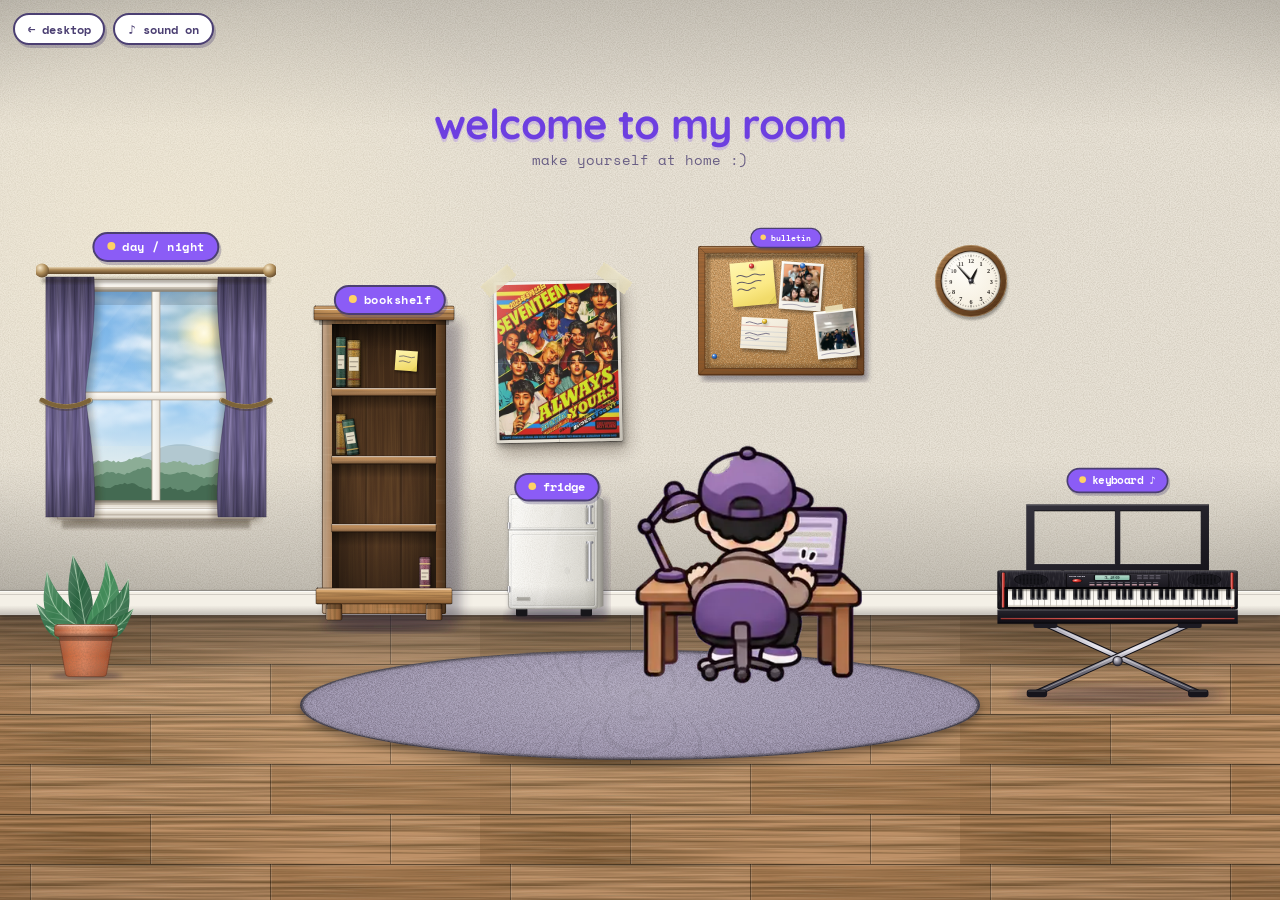
<file: room/index.html>
<!doctype html>
<html lang="en">
<head>
<meta charset="utf-8" />
<meta name="viewport" content="width=device-width, initial-scale=1" />
<title>khing's room</title>
<meta name="description" content="come on in. play the piano, look at the memories on the wall, read the verse on the note." />
<meta property="og:title" content="khing's room" />
<meta property="og:description" content="come on in. play the piano, look at the memories on the wall." />
<meta name="theme-color" content="#eadfff" />
<link rel="icon" href="../favicon.ico" sizes="any" />
<link rel="icon" type="image/png" sizes="32x32" href="../favicon-32.png" />
<link rel="apple-touch-icon" href="../apple-touch-icon.png" />
<script>try{if(localStorage.getItem("theme")==="dark")document.documentElement.classList.add("dark")}catch(e){}
/* PASSWORD SWITCH: set to true to bring back the password gate (password: understand) */var PASSWORD_ON=false;
try{if(!PASSWORD_ON){}else if(sessionStorage.getItem("room-pass")==="1")sessionStorage.removeItem("room-pass");else document.documentElement.classList.add("locked")}catch(e){if(PASSWORD_ON)document.documentElement.classList.add("locked")}</script>
<link rel="preconnect" href="https://fonts.googleapis.com" />
<link rel="preconnect" href="https://fonts.gstatic.com" crossorigin />
<link href="https://fonts.googleapis.com/css2?family=Quicksand:wght@500;700&family=Space+Mono:wght@400;700&family=Caveat:wght@600;700&display=swap" rel="stylesheet" media="print" onload="this.media='all'" />
<noscript><link href="https://fonts.googleapis.com/css2?family=Quicksand:wght@500;700&family=Space+Mono:wght@400;700&family=Caveat:wght@600;700&display=swap" rel="stylesheet" /></noscript>
<link rel="preload" as="image" href="../assets/coder.webp" />
<style>
:root{--ink:#4b3f72;--line:#4b3f72;--wall:#e8e2d6;--wall2:#e1dacd;--floor:#b8885c;--base:#f3eee4;--paper:#fff;--shadow:rgba(75,63,114,.3);--rug:#a79fb8;--rugline:#7d7494;--fy:520px;--sc:1}
html.dark{--ink:#efe8ff;--line:#9d8bee;--wall:#2d2a33;--wall2:#28252e;--floor:#3b2d23;--base:#4a423c;--paper:#2a2150;--shadow:rgba(0,0,0,.4);--rug:#4a4563;--rugline:#6b6585}
*{box-sizing:border-box;margin:0}
html,body{height:100%;overflow:hidden;background:var(--wall);transition:background .5s}
body{position:fixed;inset:0;font-family:'Quicksand',system-ui,sans-serif;color:var(--ink);transition:color .5s}
button{font:inherit;color:inherit;background:none;border:0;cursor:pointer;-webkit-tap-highlight-color:transparent}
.hud{position:fixed;left:.8rem;top:.8rem;z-index:50;display:flex;gap:.5rem;flex-wrap:wrap}
.pill{font-family:'Space Mono',monospace;font-weight:700;font-size:.78rem;background:#fff;color:#4b3f72;border:2.5px solid #4b3f72;border-radius:999px;padding:.3rem .8rem;box-shadow:2px 3px 0 var(--shadow);text-decoration:none;transition:transform .15s}
.pill:hover{transform:translateY(-2px)}
html.dark .pill{background:#2a2150;color:#efe8ff;border-color:#9d8bee}
.wallbg{position:fixed;left:0;right:0;top:0;height:var(--fy);background:radial-gradient(ellipse 45% 70% at 14% 42%,rgba(255,244,214,.38),transparent 70%),linear-gradient(180deg,rgba(0,0,0,.14),rgba(0,0,0,0) 22%,rgba(0,0,0,0) 78%,rgba(0,0,0,.16)),radial-gradient(ellipse 110% 100% at 50% 50%,transparent 55%,rgba(0,0,0,.2)),url("data:image/svg+xml,%3Csvg xmlns='http://www.w3.org/2000/svg' width='240' height='240'%3E%3Cfilter id='n' x='0' y='0' width='100%25' height='100%25'%3E%3CfeTurbulence stitchTiles='stitch' type='fractalNoise' baseFrequency='.85' numOctaves='3' seed='5'/%3E%3CfeColorMatrix values='0 0 0 0 .2  0 0 0 0 .16  0 0 0 0 .1  0 0 0 .32 -.1'/%3E%3C/filter%3E%3Crect width='100%25' height='100%25' filter='url(%23n)'/%3E%3C/svg%3E"),var(--wall);transition:background .5s}
.floorbg{position:fixed;left:0;right:0;top:var(--fy);bottom:0;background:linear-gradient(180deg,rgba(0,0,0,.42),rgba(0,0,0,0) calc(70px*var(--sc))),radial-gradient(ellipse 80% 90% at 40% 20%,rgba(255,236,200,.16),transparent 70%),radial-gradient(ellipse 120% 110% at 50% 40%,transparent 50%,rgba(0,0,0,.28)),url("data:image/svg+xml,%3Csvg xmlns='http://www.w3.org/2000/svg' width='480' height='100'%3E%3Cfilter id='g' x='0' y='0' width='100%25' height='100%25'%3E%3CfeTurbulence stitchTiles='stitch' type='fractalNoise' baseFrequency='.004 .3' numOctaves='3' seed='6'/%3E%3CfeColorMatrix values='0 0 0 0 .08  0 0 0 0 .04  0 0 0 0 .01  0 0 0 1.3 -.42'/%3E%3C/filter%3E%3Cfilter id='g2' x='0' y='0' width='100%25' height='100%25'%3E%3CfeTurbulence stitchTiles='stitch' type='fractalNoise' baseFrequency='.01 .9' numOctaves='2' seed='3'/%3E%3CfeColorMatrix values='0 0 0 0 1  0 0 0 0 .9  0 0 0 0 .7  0 0 0 .9 -.5'/%3E%3C/filter%3E%3Crect x='0' y='0' width='150' height='50' fill='%23000' opacity='0.076'/%3E%3Crect x='150' y='0' width='240' height='50' fill='%23fff' opacity='0.057'/%3E%3Crect x='390' y='0' width='90' height='50' fill='%23fff' opacity='0.067'/%3E%3Crect x='0' y='50' width='30' height='50' fill='%23000' opacity='0.071'/%3E%3Crect x='30' y='50' width='240' height='50' fill='%23fff' opacity='0.083'/%3E%3Crect x='270' y='50' width='210' height='50' fill='%23000' opacity='0.050'/%3E%3Crect width='480' height='100' filter='url(%23g)'/%3E%3Crect width='480' height='100' filter='url(%23g2)' opacity='.5'/%3E%3Cpath d='M0 .5H480M0 50.5H480M0 100.5H480' stroke='%23000' stroke-opacity='.42' stroke-width='1'/%3E%3Cpath d='M0 1.5H480M0 51.5H480' stroke='%23fff' stroke-opacity='.13' stroke-width='1'/%3E%3Cpath d='M150.5 0V50M390.5 0V50M30.5 50V100M270.5 50V100' stroke='%23000' stroke-opacity='.38' stroke-width='1'/%3E%3Cpath d='M151.5 0V50M391.5 0V50M31.5 50V100M271.5 50V100' stroke='%23fff' stroke-opacity='.1' stroke-width='1'/%3E%3C/svg%3E") 0 0/calc(480px*var(--sc)) calc(100px*var(--sc)),var(--floor);border-top:calc(24px*var(--sc)) solid transparent;transition:background .5s}
.floorbg:before{content:"";position:absolute;left:0;right:0;top:calc(-24px*var(--sc));height:calc(24px*var(--sc));background:linear-gradient(180deg,rgba(255,255,255,.7) 0 6%,rgba(255,255,255,.12) 6% 14%,rgba(0,0,0,.14) 14% 18%,rgba(255,255,255,.1) 18% 60%,rgba(0,0,0,.2) 100%),var(--base);border-top:1px solid rgba(0,0,0,.28);box-shadow:0 3px 5px rgba(0,0,0,.35)}
.floorbg:after{content:"";position:absolute;inset:0;background:linear-gradient(180deg,rgba(255,255,255,.07),transparent 45%);pointer-events:none}

/* the stage: one fixed-size room that is scaled to fit the screen, so nothing scrolls */
.stage{position:absolute;left:0;top:0;width:1280px;height:720px;--wb:500;transform-origin:0 0}
@media(max-aspect-ratio:1/1){.stage{width:480px;height:820px;--wb:470}}
.f{position:absolute;left:var(--x);top:var(--y);transform:scale(var(--s,1));transform-origin:0 0;z-index:var(--z,1)}
@media(max-aspect-ratio:1/1){.f{left:var(--px);top:var(--py);transform:scale(var(--ps,1))}.nop{display:none!important}}
.f svg,.f img{display:block}
html.dark .art{filter:brightness(.74) saturate(.95)}
.art{transition:filter .5s}
.sign{position:absolute;left:0;right:0;top:12px;text-align:center;z-index:5}
.sign h1{font-size:2.6rem;letter-spacing:-.02em;line-height:1.05;color:#6d3fe0;text-shadow:0 3px 0 rgba(139,92,246,.25)}
html.dark .sign h1{color:#fff;-webkit-text-stroke:1px #c4b5fd;text-shadow:0 0 6px #fff,0 0 18px #a78bfa,0 0 42px #8b5cf6,0 0 80px #8b5cf6}
.sign p{font-family:'Space Mono',monospace;font-size:.85rem;opacity:.8;margin-top:.25rem}
@media(max-aspect-ratio:1/1){.sign{top:60px}.sign h1{font-size:2.1rem}.sign p{display:none}}
.lab{position:absolute;left:50%;transform:translateX(-50%);top:-1.15rem;font-family:'Space Mono',monospace;font-weight:700;font-size:.78rem;letter-spacing:.04em;background:#8b5cf6;color:#fff;border:2.5px solid #4b3f72;border-radius:999px;padding:.22rem .8rem;box-shadow:2px 3px 0 var(--shadow);white-space:nowrap;z-index:9;pointer-events:none}
html.dark .lab{border-color:#c9b8ff}
.lab:before{content:"";display:inline-block;width:.5rem;height:.5rem;border-radius:50%;background:#ffd166;margin-right:.45rem;vertical-align:1px}
.pp{display:block;position:relative;padding:3px;background:linear-gradient(160deg,#fbf8f1,#ece6d9);border:0;border-radius:1px;box-shadow:0 0 0 .5px rgba(0,0,0,.25),0 1px 1px rgba(0,0,0,.35),2px 4px 5px rgba(0,0,0,.28),5px 11px 16px rgba(30,15,0,.28);transform:rotate(-1.2deg)}
.pp img{display:block;width:120px;height:155px}
.pp:after{content:"";position:absolute;inset:0;pointer-events:none;background:linear-gradient(90deg,transparent 49.4%,rgba(0,0,0,.14) 49.8%,rgba(255,255,255,.22) 50.3%,transparent 50.7%),linear-gradient(180deg,transparent 49.4%,rgba(0,0,0,.12) 49.8%,rgba(255,255,255,.2) 50.3%,transparent 50.7%),linear-gradient(115deg,rgba(255,255,255,.3),rgba(255,255,255,0) 34%,rgba(255,255,255,0) 66%,rgba(0,0,0,.1)),radial-gradient(ellipse at 50% 50%,transparent 60%,rgba(0,0,0,.08))}
.tp{position:absolute;top:-9px;width:36px;height:15px;background:linear-gradient(90deg,rgba(236,226,190,.86),rgba(247,240,212,.76) 50%,rgba(236,226,190,.86));border:0;filter:drop-shadow(0 1px 1px rgba(0,0,0,.3));z-index:2;clip-path:polygon(0 8%,3% 0,6% 10%,9% 0,100% 0,97% 14%,100% 28%,97% 42%,100% 56%,97% 70%,100% 84%,97% 100%,0 100%,3% 86%,0 72%,3% 58%,0 44%,3% 30%,0 16%)}
.tp.a{left:-13px;transform:rotate(-38deg)}.tp.b{right:-13px;transform:rotate(38deg)}
html.dark .pp{filter:brightness(.74) saturate(.95)}
.poster-card img{display:block;width:100%;height:auto;max-height:calc(94dvh - 4.5rem);object-fit:contain;margin:0 auto;border-radius:3px}
#d20{cursor:pointer;outline:none}
#d20 .dy{transform-box:fill-box;transform-origin:50% 92%;transition:transform .15s}
#d20:hover .dy,#d20:focus-visible .dy{transform:scale(1.08) rotate(-4deg)}
#d20.roll .dy{animation:d20roll .85s cubic-bezier(.3,.6,.4,1)}
@keyframes d20roll{0%{transform:translateY(0) rotate(0)}30%{transform:translateY(-34px) rotate(300deg) scale(1.12)}60%{transform:translateY(-6px) rotate(560deg)}78%{transform:translateY(-12px) rotate(680deg)}100%{transform:translateY(0) rotate(720deg)}}
#d20-bub{opacity:0;transition:opacity .2s;pointer-events:none}#d20-bub.on{opacity:1}
@media(prefers-reduced-motion:reduce){#d20.roll .dy{animation:none}}
.click{cursor:pointer;transition:transform .15s}
.click:hover,.click:focus-visible{transform:scale(calc(var(--s,1)*1.04)) rotate(-1deg);outline:none}
.click:active{transform:scale(calc(var(--s,1)*.97))}
.tap{position:absolute;left:50%;bottom:-.7rem;transform:translateX(-50%);font-family:'Space Mono',monospace;font-weight:700;font-size:.72rem;background:#ffd166;color:#4b3f72;border:2.5px solid #4b3f72;border-radius:999px;padding:.12rem .65rem;white-space:nowrap;animation:bob 1.6s ease-in-out infinite;z-index:9;pointer-events:none}
@keyframes bob{0%,100%{transform:translate(-50%,0)}50%{transform:translate(-50%,-4px)}}
.rug{position:absolute;left:var(--x);top:var(--y);width:var(--w);height:var(--h);border-radius:50%;background:radial-gradient(ellipse at 50% 38%,rgba(255,255,255,.16),transparent 65%),repeating-radial-gradient(ellipse at 50% 50%,transparent 0 5px,rgba(0,0,0,.05) 5px 6px),radial-gradient(ellipse at 50% 50%,transparent 0 70%,rgba(0,0,0,.2) 70% 72%,rgba(255,255,255,.14) 72% 74%,transparent 74% 80%,rgba(0,0,0,.18) 80% 81.5%,transparent 81.5%),url("data:image/svg+xml,%3Csvg xmlns='http://www.w3.org/2000/svg' width='120' height='120'%3E%3Cfilter id='n' x='0' y='0' width='100%25' height='100%25'%3E%3CfeTurbulence stitchTiles='stitch' type='fractalNoise' baseFrequency='1.4 .9' numOctaves='2' seed='4'/%3E%3CfeColorMatrix values='0 0 0 0 .1  0 0 0 0 .08  0 0 0 0 .12  0 0 0 .9 -.28'/%3E%3C/filter%3E%3Crect width='100%25' height='100%25' filter='url(%23n)'/%3E%3Cpath d='M0 0H120M0 4H120M0 8H120' stroke='none'/%3E%3C/svg%3E"),var(--rug);box-shadow:0 5px 10px rgba(0,0,0,.32),0 1px 0 rgba(255,255,255,.12) inset,0 0 0 3px rgba(0,0,0,.18) inset;transition:background .5s}
@media(max-aspect-ratio:1/1){.rug{left:var(--px);top:var(--py);width:var(--pw);height:var(--ph)}}
.rug:after{content:"";position:absolute;inset:0;border-radius:50%;box-shadow:0 0 0 1.5px rgba(0,0,0,.25) inset,0 0 10px rgba(0,0,0,.25) inset;pointer-events:none}
.coder-unused{}
#coder{width:270px;height:267px;pointer-events:none;--lx:20;--ly:29.4;--lw:11;--lh:5.2;--sx:75;--sy:36;--sw:26;--sh:20}
#coder .spr,#coder .la,#coder .lb,#coder .ha,#coder .hb{position:absolute;inset:0}
#coder .la,#coder .lb{background:url(../assets/coder.webp) 0 0/400% 300% no-repeat}
#coder .ha,#coder .hb{background:0 0/200% 100% no-repeat}
#coder .lb,#coder .ha,#coder .hb{opacity:0}
@keyframes flick{0%,100%{opacity:1}50%{opacity:.9}}
#coder .hit{position:absolute;left:6%;top:6%;width:90%;height:90%;pointer-events:auto;cursor:pointer}
#coder .lglow,#coder .lpool,#coder .lbulb,#coder .mglow,#coder .mscreen,#coder .mdesk{position:absolute;pointer-events:none;opacity:0;transition:opacity .9s ease}
html.dark #coder .lglow,html.dark #coder .lpool,html.dark #coder .lbulb,html.dark #coder .mglow,html.dark #coder .mscreen,html.dark #coder .mdesk{opacity:1}
#coder .mglow{left:calc(var(--sx)*1% - var(--sw)*1.35%);top:calc(var(--sy)*1% - var(--sh)*1.5%);width:calc(var(--sw)*2.7%);height:calc(var(--sh)*3%);border-radius:50%;background:radial-gradient(closest-side,rgba(150,180,255,0.8) 0%,rgba(150,180,255,0.656) 15%,rgba(150,180,255,0.464) 30%,rgba(150,180,255,0.28) 45%,rgba(150,180,255,0.136) 60%,rgba(150,180,255,0.048) 75%,rgba(150,180,255,0.011) 90%,rgba(150,180,255,0.0) 100%);mix-blend-mode:screen}
#coder .mscreen{left:calc(var(--sx)*1% - var(--sw)*.55%);top:calc(var(--sy)*1% - var(--sh)*.55%);width:calc(var(--sw)*1.1%);height:calc(var(--sh)*1.1%);border-radius:24%;background:radial-gradient(ellipse,rgba(225,234,255,.5) 0%,rgba(205,220,255,.3) 65%,rgba(205,220,255,0) 100%);box-shadow:0 0 14px 3px rgba(160,190,255,.35);mix-blend-mode:screen}
#coder .mdesk{left:calc(var(--sx)*1% - var(--sw)*.95%);top:calc(var(--sy)*1% + var(--sh)*.45%);width:calc(var(--sw)*1.9%);height:calc(var(--sh)*.7%);border-radius:50%;background:radial-gradient(closest-side,rgba(150,180,255,0.228) 0%,rgba(150,180,255,0.187) 15%,rgba(150,180,255,0.132) 30%,rgba(150,180,255,0.08) 45%,rgba(150,180,255,0.039) 60%,rgba(150,180,255,0.014) 75%,rgba(150,180,255,0.004) 90%,rgba(150,180,255,0.0) 100%);mix-blend-mode:screen}
#coder .lglow{left:calc(var(--lx)*1% - 44%);top:calc(var(--ly)*1% - 26%);width:84%;height:74%;border-radius:50%;background:radial-gradient(closest-side,rgba(255,190,100,0.88) 0%,rgba(255,190,100,0.722) 15%,rgba(255,190,100,0.51) 30%,rgba(255,190,100,0.309) 45%,rgba(255,190,100,0.15) 60%,rgba(255,190,100,0.053) 75%,rgba(255,190,100,0.013) 90%,rgba(255,190,100,0.0) 100%);mix-blend-mode:screen}
#coder .lpool{left:calc(var(--lx)*1% - 24%);top:calc(var(--ly)*1% + 9%);width:60%;height:22%;border-radius:50%;background:radial-gradient(closest-side,rgba(255,200,120,0.7) 0%,rgba(255,200,120,0.574) 15%,rgba(255,200,120,0.406) 30%,rgba(255,200,120,0.245) 45%,rgba(255,200,120,0.119) 60%,rgba(255,200,120,0.042) 75%,rgba(255,200,120,0.01) 90%,rgba(255,200,120,0.0) 100%);mix-blend-mode:screen}
#coder .lbulb{left:calc(var(--lx)*1% - var(--lw)*.46%);top:calc(var(--ly)*1% - var(--lh)*.44%);width:calc(var(--lw)*.92%);height:calc(var(--lh)*.88%);border-radius:50%;transform:rotate(-14deg);background:radial-gradient(ellipse at 45% 50%,#fffbe8 0%,#ffe39a 45%,#f7b24d 100%);box-shadow:0 0 10px 3px rgba(255,214,130,.8),0 0 28px 10px rgba(255,190,100,.35)}.glow{position:absolute;left:210px;top:-40px;width:190px;height:190px;border-radius:50%;background:radial-gradient(rgba(255,226,122,.6),transparent 65%);opacity:0;transition:opacity .5s;pointer-events:none;z-index:-1}
html.dark .glow{opacity:1}
.steam{animation:steam 2.4s ease-in-out infinite}@keyframes steam{0%,100%{opacity:.25}50%{opacity:.7}}
.n{opacity:0;transition:opacity .5s}html.dark .n{opacity:1}
.d{opacity:1;transition:opacity .5s}html.dark .d{opacity:0}
.hint2{position:absolute;left:0;right:0;bottom:12px;text-align:center;font-family:'Space Mono',monospace;font-size:.78rem;opacity:.85}
@media(max-aspect-ratio:1/1){.hint2{bottom:10px;font-size:.7rem}}

/* (chibi styles below are no longer used) */
.seat{position:absolute;left:30px;top:20px;width:110px;z-index:2}
.seat .sprite{position:relative;width:110px;transition:transform .2s;transform-origin:50% 100%}
.seat .sprite.hop{animation:hop .5s ease-out}
@keyframes hop{0%{transform:none}40%{transform:translateY(-14px) rotate(-3deg)}100%{transform:none}}
.seat img{display:block;width:100%;height:auto}
.seat svg{position:absolute;inset:0;width:100%;height:100%;overflow:visible;pointer-events:none}
.seat .hidden{display:none}
.bub{position:absolute;left:50%;top:-34px;transform:translateX(-50%);z-index:12;background:var(--paper);color:var(--ink);border:3px solid var(--line);border-radius:16px;padding:.35rem .75rem;font-weight:700;font-size:.82rem;box-shadow:3px 3px 0 var(--shadow);white-space:nowrap;transition:opacity .3s;pointer-events:none}
.bub.off{opacity:0}

/* the guy's speech bubble (shown while he is hovered) */
.coder-bub{position:absolute;left:52%;bottom:74%;width:max-content;z-index:8;margin:0;white-space:pre-line;text-align:center;line-height:1.25;background:#fff;color:#4b3f72;border:3px solid #4b3f72;border-radius:16px 16px 16px 4px;padding:.35rem .8rem;font-weight:700;font-size:.9rem;box-shadow:3px 3px 0 rgba(75,63,114,.3);opacity:0;transform:translateY(8px) scale(.8);transform-origin:0 100%;transition:opacity .15s,transform .2s cubic-bezier(.3,1.6,.5,1);pointer-events:none}
.coder-bub.on{opacity:1;transform:none}
.coder-bub.mur{border-style:dashed;font-weight:600;font-style:italic;box-shadow:none;border-radius:16px 16px 16px 16px}
#lb-ph img.soft{filter:blur(2px)}#lb-ph img{transition:filter .3s}
@media(max-aspect-ratio:1/1){.coder-bub{font-size:.78rem;padding:.3rem .65rem;left:48%}}
html.dark .coder-bub{background:#2a2150;color:#efe8ff;border-color:#9d8bee}
/* wall clock: leans and grows when hovered */
.clk{cursor:pointer;transition:transform .2s cubic-bezier(.3,1.6,.5,1)}
.clk:hover,.clk:focus-visible{outline:none;transform:scale(calc(var(--s,1)*1.2)) rotate(-10deg)}
.clk:active{transform:scale(calc(var(--s,1)*1.1)) rotate(-6deg)}
@media(max-aspect-ratio:1/1){.clk:hover,.clk:focus-visible{transform:scale(calc(var(--ps,1)*1.2)) rotate(-10deg)}.clk:active{transform:scale(calc(var(--ps,1)*1.1)) rotate(-6deg)}}
/* world clock pop-up */
.wc-row{display:flex;gap:1.4rem;justify-content:center;flex-wrap:wrap;padding:.4rem .2rem}
.wc{display:flex;flex-direction:column;align-items:center;gap:.4rem;min-width:9.5rem}
.wc svg{width:9rem;height:9rem}
.wc .nm{font-family:'Space Mono',monospace;font-weight:700;font-size:.85rem;background:#8b5cf6;color:#fff;border:2.5px solid #4b3f72;border-radius:999px;padding:.15rem .8rem}
.wc .dg{font-family:'Space Mono',monospace;font-weight:700;font-size:1.5rem}
.wc .sm{font-family:'Space Mono',monospace;font-size:.72rem;opacity:.7;margin-top:-.2rem}
.wc svg{stroke:#3a2a4d}html.dark .wc svg .face{fill:#e9e0ff}
/* diary reader */
.wr-card{width:100%;max-width:480px;max-height:96vh;max-height:96dvh;display:flex;flex-direction:column;background:var(--paper);border:2px solid var(--line);border-radius:14px;box-shadow:0 6px 0 var(--shadow);overflow:hidden;animation:pop .22s ease-out}
.wr-body{overflow:auto;padding:1rem 1rem .8rem;background:radial-gradient(ellipse at 50% 40%,#4a3f5c,#2b2338 78%)}
.wr-book{position:relative;container-type:inline-size;width:min(100%,380px);aspect-ratio:3/4;margin:0 auto;perspective:1800px;filter:drop-shadow(0 10px 14px rgba(0,0,0,.5))}
.leaf{position:absolute;inset:0;transform-origin:left center;transition:transform .85s cubic-bezier(.45,.1,.2,1),box-shadow .85s;backface-visibility:hidden;-webkit-backface-visibility:hidden;border-radius:2px 7px 7px 2px;overflow:hidden;cursor:pointer;user-select:none;-webkit-user-select:none}
.leaf.fl{transform:rotateY(-172deg);pointer-events:none;box-shadow:-10px 0 24px rgba(0,0,0,.35)}
.pg{background:linear-gradient(90deg,transparent 13cqw,rgba(214,70,70,.5) 13cqw 13.5cqw,transparent 13.5cqw),repeating-linear-gradient(180deg,transparent 0 6.4cqw,rgba(76,116,196,.38) 6.4cqw 6.8cqw),linear-gradient(90deg,#e9e5d8,#fbf9f1 6%,#f7f4ea);background-position:0 0,0 14.6cqw,0 0;background-size:100% 100%,100% 100%,100% 100%;color:#1f1f24;font-family:Caveat,'Bradley Hand','Segoe Print',cursive;font-size:5.6cqw;line-height:6.8cqw}
.pg:before{content:"";position:absolute;inset:0;background:linear-gradient(90deg,rgba(0,0,0,.18),transparent 7%),linear-gradient(0deg,rgba(0,0,0,.06),transparent 10%);pointer-events:none}
.pg .holes{position:absolute;left:3.2cqw;top:0;bottom:0;display:flex;flex-direction:column;justify-content:space-around;padding:12cqw 0}
.pg .holes i{display:block;width:4cqw;height:4cqw;border-radius:50%;background:radial-gradient(circle at 40% 40%,#3a3550,#2b2338);box-shadow:inset 0 1px 2px rgba(0,0,0,.6),0 1px 0 rgba(255,255,255,.6)}
.dt{position:absolute;left:16cqw;top:3.4cqw;margin:0;font:700 7.4cqw/8cqw Caveat,'Bradley Hand',cursive;letter-spacing:.05em;color:#1f1f24}
.tx{position:absolute;left:16cqw;right:6cqw;top:14.6cqw}
.tx p{margin:0 0 3.4cqw;text-indent:2cqw}.tx ol{margin:0;padding-left:6cqw}.tx li{margin:0}
.tx .lst{font-weight:700;text-indent:0}
.tx u{text-decoration:none;border-bottom:.5cqw solid #1f1f24}
.dd{position:absolute;right:5cqw;bottom:11cqw;width:50cqw;height:auto;overflow:visible}
.pg:nth-of-type(3) .dd{width:34cqw;right:8cqw;bottom:14cqw}
.pn{position:absolute;right:5cqw;bottom:2.4cqw;font:700 5cqw Caveat,cursive;color:#3a3a44}
.pn-big{font-size:11.5cqw;right:4.5cqw;bottom:1.2cqw;color:#1f1f24;border:.7cqw solid #c0392b;border-radius:50%;width:15cqw;height:15cqw;display:grid;place-items:center;line-height:1;background:rgba(255,255,255,.55);transform:rotate(-6deg)}
.tx mark{color:#1f1f24;background:linear-gradient(104deg,rgba(255,225,70,0) .6%,rgba(255,225,70,.95) 2.5%,rgba(255,215,40,.9) 96%,rgba(255,225,70,0) 99%);padding:.4cqw .8cqw;border-radius:1cqw;box-decoration-break:clone;-webkit-box-decoration-break:clone}
.leaf.torn{clip-path:polygon(0 0,9.5% 0,11.5% 5%,8.5% 11%,12.5% 17%,9.5% 24%,13.5% 31%,9.5% 38%,12.5% 45%,8.5% 52%,11.5% 59%,9.5% 66%,13.5% 73%,9.5% 80%,12.5% 87%,8.5% 94%,10.5% 100%,0 100%);transition:transform .85s cubic-bezier(.45,.1,.2,1),box-shadow .85s,clip-path 1.1s ease .15s}
.leaf.torn:after{content:"";position:absolute;inset:0;background:linear-gradient(90deg,transparent 3%,rgba(255,255,255,.75) 7%,transparent 14%);pointer-events:none}
.leaf.pg:not(.torn){clip-path:polygon(0 0,100% 0,100% 5%,100% 11%,100% 17%,100% 24%,100% 31%,100% 38%,100% 45%,100% 52%,100% 59%,100% 66%,100% 73%,100% 80%,100% 87%,100% 94%,100% 100%,0 100%)}
.rug{transition:transform .4s cubic-bezier(.3,1.3,.5,1),filter .4s}
.rug{transform-origin:100% 50%}
.rug.lift{transform:skewY(1.8deg) scaleX(.99);filter:drop-shadow(-6px 12px 6px rgba(0,0,0,.45))}
.rughit{position:absolute;left:var(--x);top:var(--y);width:calc(var(--w)*.34);height:var(--h);clip-path:ellipse(calc(var(--w)/2) calc(var(--h)/2) at calc(var(--w)/2) 50%);background:none;border:0;padding:0;cursor:pointer}
.rughit:focus-visible{outline:none}
@media(max-aspect-ratio:1/1){.rughit{left:var(--px);top:var(--py);width:calc(var(--pw)*.34);height:var(--ph);clip-path:ellipse(calc(var(--pw)/2) calc(var(--ph)/2) at calc(var(--pw)/2) 50%)}}
.rughit.done{pointer-events:none}
#scrap{background:none;border:0;padding:0;cursor:pointer;width:64px;height:56px;opacity:0;pointer-events:none;filter:drop-shadow(0 2px 2px rgba(0,0,0,.4));transition:none}
#scrap svg{display:block;overflow:visible}
#scrap.out{pointer-events:auto;animation:scrapPop .7s cubic-bezier(.3,1.5,.5,1) forwards}
#scrap.out:hover,#scrap.out:focus-visible{outline:none;filter:drop-shadow(0 3px 3px rgba(0,0,0,.45)) brightness(1.05)}
@keyframes scrapPop{0%{opacity:0;transform:translate(20px,-6px) scale(.5)}55%{opacity:1;transform:translate(-30px,32px) scale(1.12)}100%{opacity:1;transform:translate(-24px,28px) scale(1)}}
@media(prefers-reduced-motion:reduce){#scrap.out{animation:none;opacity:1;transform:translate(-24px,28px)}.rug{transition:none}}
.leaf .seam{position:absolute;inset:0;width:100%;height:100%;pointer-events:none;opacity:0}
.leaf .tape{position:absolute;width:15cqw;height:6.4cqw;pointer-events:none;opacity:0;background:linear-gradient(180deg,rgba(255,255,255,.35),transparent 40%,rgba(0,0,0,.06)),rgba(232,214,160,.72);box-shadow:0 .4cqw .8cqw rgba(0,0,0,.18);clip-path:polygon(0 8%,3% 0,6% 10%,9% 0,100% 0,100% 100%,9% 100%,6% 90%,3% 100%,0 92%,2% 50%)}
.leaf .tape.t1{left:3cqw;top:6cqw;transform:rotate(-14deg)}
.leaf .tape.t2{left:3cqw;top:37%;transform:rotate(9deg)}
.leaf .tape.t3{left:3cqw;bottom:6cqw;transform:rotate(-8deg)}
.leaf.taped .seam{opacity:1}
.leaf.taped .tape{opacity:1}
.cv{background:linear-gradient(90deg,#c9a925,#f4d34a 7%,#f7dc62 60%,#e6c53c);color:#2e2142;border:0}
.cvin{position:absolute;inset:0;padding:6cqw 8cqw;display:flex;flex-direction:column;align-items:center}
.cv:before{content:"";position:absolute;inset:0;background:linear-gradient(90deg,rgba(0,0,0,.3),rgba(0,0,0,.05) 8%,transparent 12%);pointer-events:none}
.cvt{width:100%;background:#d63b3b;border:.8cqw solid #2e2142;border-radius:1.4cqw;text-align:center;color:#fff;padding:2cqw 0 1.6cqw;font-family:'Space Mono',monospace;transform:rotate(-1.2deg);box-shadow:.8cqw 1.2cqw 0 rgba(0,0,0,.2)}
.cvt b{display:block;font-size:10cqw;line-height:1.1;letter-spacing:.06em}.cvt span{display:block;font-size:5.4cqw;font-weight:700}
.cv .crown{width:78%;height:auto;margin-top:6cqw;filter:drop-shadow(0 1.2cqw 1.2cqw rgba(0,0,0,.25));pointer-events:none}
.cvh{position:absolute;bottom:4cqw;margin:0;font:700 4.4cqw Caveat,cursive;opacity:.7}
.wr-nav{display:flex;align-items:center;justify-content:center;gap:1rem;margin-top:.9rem;color:#efe8ff;font:700 .85rem 'Space Mono',monospace}
.wr-nav button{width:2.4rem;height:2.4rem;border-radius:50%;border:2px solid #9d8bee;background:#3c3160;color:#efe8ff;font-size:.9rem;cursor:pointer;padding:0}
.wr-nav button:disabled{opacity:.3;cursor:default}
.wr-nav span{min-width:6.5rem;text-align:center}
.wr-hint{margin:.5rem 0 0;text-align:center;font:.7rem 'Space Mono',monospace;color:#b9acdf;opacity:.8}
/* bookshelf pop-up */
.shbody{position:relative;padding:1.1rem;background:radial-gradient(ellipse at 50% 35%,#4a3f5c,#2b2338 75%)}
#shsvg{display:block;width:100%;height:auto;max-height:78vh;max-height:78dvh}
.ibk{cursor:pointer;transition:transform .18s;transform-box:fill-box;transform-origin:50% 100%;outline:none}
.ibk:hover,.ibk:focus-visible{transform:translateY(-9px) rotate(-2deg);filter:drop-shadow(0 4px 3px rgba(0,0,0,.45))}
.snote{animation:notepop .6s cubic-bezier(.3,1.7,.5,1) .15s both;transform-box:fill-box;transform-origin:50% 0}
@keyframes notepop{from{opacity:0;transform:translate(338px,252px) rotate(-30deg) scale(.4)}to{opacity:1;transform:translate(338px,252px) rotate(-7deg) scale(1)}}
.shbook{position:absolute;inset:0;display:grid;place-items:center;background:rgba(20,14,46,.62);cursor:pointer;z-index:5}
.shbook[hidden]{display:none}
.shcard{background:#fffaf0;color:#4b3f72;border:3px solid #4b3f72;border-radius:14px;padding:1rem 1.4rem 1rem;text-align:center;box-shadow:0 6px 0 rgba(0,0,0,.25);transform:rotate(-2deg);animation:pop .22s ease-out}
.shcard svg{width:min(48vw,170px);height:auto;display:block;margin:0 auto}
.shcard p{font-family:'Space Mono',monospace;font-weight:700;margin-top:.6rem}
.shcard small{font-family:'Space Mono',monospace;opacity:.6;font-size:.68rem}
/* mini fridge */
.fbody{background:radial-gradient(ellipse at 50% 35%,#4a3f5c,#2b2338 75%);padding:.9rem .9rem .6rem}
#fsvg{display:block;width:100%;height:auto;max-height:74vh;max-height:74dvh}
#fclosed{transform-box:view-box;transform-origin:90px 270px;transition:transform .8s cubic-bezier(.55,0,.25,1),opacity .25s .6s}
#fm.open #fclosed{transform:scaleX(.05);opacity:0;pointer-events:none}
#fdoorin{opacity:0;transition:opacity .35s .4s}#fm.open #fdoorin{opacity:1}
#fdark{transition:opacity .6s .25s}#fm.open #fdark{opacity:0}
#flight{opacity:0;transition:opacity .6s .25s}#fm.open #flight{opacity:1}
.fi{cursor:pointer;transition:transform .15s;pointer-events:none;outline:none}
#fm.open .fi{pointer-events:auto}
.fi:hover,.fi:focus-visible{transform:translateY(-5px)}
.fi:focus-visible{filter:drop-shadow(0 0 3px #fff)}
.fi.shake{animation:fshake .5s}
@keyframes fshake{0%,100%{transform:translateX(0)}20%{transform:translateX(-2px) rotate(-1.5deg)}40%{transform:translateX(2px) rotate(1.5deg)}60%{transform:translateX(-1.5px)}80%{transform:translateX(1.5px)}}
.fz circle{opacity:0}.fi.fizz .fz circle{animation:fizz 1.2s ease-out}
@keyframes fizz{0%{opacity:0;transform:translateY(8px)}15%{opacity:.95}100%{opacity:0;transform:translateY(-34px)}}
.fcap{margin:.55rem 0 0;text-align:center;font:700 .85rem 'Space Mono',monospace;color:#efe8ff;min-height:1.4em}
/* bulletin board pop-up */
.bm{position:fixed;inset:0;z-index:100;display:none;place-items:center;background:rgba(20,14,46,.6);padding:1rem}
.bm.show{display:grid}
.bm-card{width:100%;max-width:820px;max-height:94vh;max-height:94dvh;display:flex;flex-direction:column;background:var(--paper);border:2px solid var(--line);border-radius:14px;box-shadow:0 6px 0 var(--shadow);overflow:hidden;animation:pop .22s ease-out}
.bm-body{overflow:auto;padding:1rem}
.bm-body.bbody{overflow:auto;padding:14px;background:url("data:image/svg+xml,%3Csvg xmlns='http://www.w3.org/2000/svg' width='400' height='120'%3E%3Cfilter id='w'%3E%3CfeTurbulence stitchTiles='stitch' type='fractalNoise' baseFrequency='.012 .35' numOctaves='3' seed='4'/%3E%3CfeColorMatrix values='0 0 0 0 .15 0 0 0 0 .08 0 0 0 0 .03 0 0 0 .9 -.25'/%3E%3C/filter%3E%3Crect width='100%25' height='100%25' filter='url(%23w)'/%3E%3C/svg%3E"),linear-gradient(90deg,#6e4524,#8c5a30 18%,#7a4c27 40%,#946134 62%,#744a26 82%,#85552c);box-shadow:inset 0 0 0 1px rgba(255,220,170,.25),inset 0 -3px 0 rgba(0,0,0,.35)}
.cork{position:relative;padding:1.8rem 1.4rem 1.5rem;border-radius:3px;background:url("data:image/svg+xml,%3Csvg xmlns='http://www.w3.org/2000/svg' width='330' height='330'%3E%3Cfilter id='n' x='0' y='0' width='100%25' height='100%25'%3E%3CfeTurbulence stitchTiles='stitch' type='fractalNoise' baseFrequency='.9' numOctaves='2' seed='19'/%3E%3CfeColorMatrix values='0 0 0 0 .95 0 0 0 0 .78 0 0 0 0 .52 0 0 0 1.4 -.62'/%3E%3C/filter%3E%3Crect width='100%25' height='100%25' filter='url(%23n)'/%3E%3C/svg%3E"),url("data:image/svg+xml,%3Csvg xmlns='http://www.w3.org/2000/svg' width='260' height='260'%3E%3Cfilter id='n' x='0' y='0' width='100%25' height='100%25'%3E%3CfeTurbulence stitchTiles='stitch' type='fractalNoise' baseFrequency='.55' numOctaves='4' seed='7'/%3E%3CfeColorMatrix values='0 0 0 0 .30 0 0 0 0 .17 0 0 0 0 .06 0 0 0 1.6 -.55'/%3E%3C/filter%3E%3Crect width='100%25' height='100%25' filter='url(%23n)'/%3E%3C/svg%3E"),radial-gradient(ellipse at 30% 20%,#d6a56d,#c18f58 55%,#a9773f);box-shadow:inset 0 4px 10px rgba(0,0,0,.55),inset 0 -2px 6px rgba(0,0,0,.3),inset 3px 0 8px rgba(0,0,0,.25),inset -3px 0 8px rgba(0,0,0,.25),0 0 0 2px #4a2c16,0 1px 0 3px rgba(255,235,200,.18);display:grid;gap:1.6rem 1.4rem;grid-template-columns:1fr;align-items:center}
@media(min-width:680px){.cork{grid-template-columns:minmax(0,.9fr) minmax(0,2.1fr)}}
.polas{display:grid;grid-template-columns:repeat(3,1fr);gap:1.5rem .9rem}
@media(max-width:679px){.cork{padding:1.3rem .8rem 1rem;gap:1.3rem}.bm-body.bbody{padding:8px}.pola{padding:.3rem .3rem .15rem}.pola .cap{font-size:.95rem}.note{padding:1.1rem .9rem .8rem}.note .q{font-size:1.25rem}.polas{gap:1.2rem .6rem}}
.pola{--pin:#d33a3a;position:relative;background:linear-gradient(160deg,#fffefa,#f1ede3);color:#3d3550;padding:.5rem .5rem .25rem;box-shadow:0 1px 1px rgba(0,0,0,.35),2px 4px 5px rgba(0,0,0,.3),5px 9px 14px rgba(40,20,0,.32);transform:rotate(var(--r,0deg));transition:transform .2s,box-shadow .2s;text-align:center;width:100%}
.polas .pola:nth-child(4n+2){--pin:#2f6fc4}.polas .pola:nth-child(4n+3){--pin:#e0b72a}.polas .pola:nth-child(4n){--pin:#2f9a5c}
.pola:hover,.pola:focus-visible{transform:rotate(0deg) scale(1.06);z-index:4;outline:none;box-shadow:0 1px 1px rgba(0,0,0,.35),4px 8px 8px rgba(0,0,0,.3),9px 16px 22px rgba(40,20,0,.35)}
.pola .ph{aspect-ratio:1/1;border-radius:1px;overflow:hidden;display:grid;place-items:center;background:var(--g,linear-gradient(135deg,#e9ddff,#cfe3ff));box-shadow:inset 0 0 0 1px rgba(0,0,0,.18),inset 0 0 14px rgba(0,0,0,.12);position:relative}
.pola .ph:after{content:"";position:absolute;inset:0;background:linear-gradient(135deg,rgba(255,255,255,.22),transparent 40%,transparent 70%,rgba(0,0,0,.06));pointer-events:none}
.pola .ph img{width:100%;height:100%;object-fit:cover;object-position:50% 30%;display:block}
.pola .ph svg{width:38%;opacity:.55}
.pola .cap{display:block;font-family:Caveat,'Bradley Hand','Segoe Print',cursive;font-weight:700;font-size:1.05rem;margin-top:.25rem;line-height:1.15;color:#2f2a55}
.pola:before{content:"";position:absolute;left:50%;top:-9px;width:16px;height:16px;margin-left:-8px;border-radius:50%;background:radial-gradient(circle at 34% 30%,rgba(255,255,255,.85) 0 9%,transparent 24%),radial-gradient(circle at 50% 50%,var(--pin) 0 55%,rgba(0,0,0,.5) 100%);box-shadow:2px 4px 4px rgba(0,0,0,.45),0 0 0 1px rgba(0,0,0,.25);z-index:2}
.pola.tape:before{width:58px;height:20px;margin-left:-29px;top:-11px;border-radius:0;background:linear-gradient(90deg,rgba(236,226,190,.82),rgba(247,240,212,.72) 50%,rgba(236,226,190,.82));box-shadow:0 1px 2px rgba(0,0,0,.22);transform:rotate(-3deg);clip-path:polygon(0 8%,4% 0,8% 10%,12% 0,16% 8%,20% 0,100% 0,96% 12%,100% 25%,96% 38%,100% 50%,96% 62%,100% 75%,96% 88%,100% 100%,0 100%,4% 88%,0 75%,4% 62%,0 50%,4% 38%,0 25%,4% 12%)}
.polas .pola.tape:nth-child(4n+2):before{transform:rotate(2.5deg)}
.note{--pin:#d33a3a;position:relative;width:min(100%,260px);margin:0 auto;padding:1.6rem 1.2rem 1.4rem;background:linear-gradient(172deg,#fff6b0,#fbe985 70%,#f4dd6c);transform:rotate(-2.5deg);box-shadow:0 1px 1px rgba(0,0,0,.3),3px 6px 6px rgba(0,0,0,.28),6px 12px 18px rgba(40,20,0,.28);color:#3d3550;text-align:left;border-radius:1px 1px 4px 1px}
.note:after{content:"";position:absolute;right:0;bottom:0;width:26px;height:26px;background:linear-gradient(135deg,transparent 50%,rgba(0,0,0,.14) 51%,#e9d25a 53%,#f6e68f);border-radius:0 0 4px 0;box-shadow:-2px -2px 4px rgba(0,0,0,.12)}
.note:before{content:"";position:absolute;left:50%;top:-9px;width:16px;height:16px;margin-left:-8px;border-radius:50%;background:radial-gradient(circle at 34% 30%,rgba(255,255,255,.85) 0 9%,transparent 24%),radial-gradient(circle at 50% 50%,var(--pin) 0 55%,rgba(0,0,0,.5) 100%);box-shadow:2px 4px 4px rgba(0,0,0,.45),0 0 0 1px rgba(0,0,0,.25)}
.note .q{font-family:Caveat,'Bradley Hand','Segoe Print',cursive;font-size:1.4rem;font-weight:700;line-height:1.25;color:#2f2a55}
.note .ref{display:block;margin-top:.7rem;font-family:'Space Mono',monospace;font-size:.78rem;font-weight:700;color:#8b5cf6}
.note .tiny{display:block;font-family:'Space Mono',monospace;font-size:.62rem;opacity:.55;margin-top:.15rem}
.nstack{display:grid;gap:2.4rem;align-content:center;justify-items:center}
.note2{--pin:#2f6fc4;width:min(100%,205px);padding:1.3rem 1rem 1.1rem;background:linear-gradient(172deg,#ffffff,#f6f4ee 70%,#ebe8df);transform:rotate(2.2deg)}
.note2 .q{font-size:1.18rem;line-height:1.2;text-align:center}
.note2:after{background:linear-gradient(135deg,transparent 50%,rgba(0,0,0,.16) 51%,#dedad0 54%,#fbfaf6)}
/* piano */
.piano{width:100%;max-width:720px;margin:0 auto}
.pbody{position:relative;background:#2b2140;border:4px solid #4b3f72;border-radius:16px 16px 6px 6px;padding:.9rem .9rem 0;box-shadow:0 8px 0 var(--shadow)}
html.dark .pbody{border-color:#9d8bee}
.pbody .fall{height:.5rem;border-radius:3px;background:#3b2f5a;margin-bottom:.5rem}
.keys{position:relative;display:flex;height:170px;user-select:none;-webkit-user-select:none;touch-action:none}
.wk{flex:1;position:relative;background:linear-gradient(#fff,#f1eaff);border:2px solid #4b3f72;border-top:0;border-radius:0 0 8px 8px;margin:0 1px;display:flex;align-items:flex-end;justify-content:center;padding-bottom:.4rem;font-family:'Space Mono',monospace;font-size:.62rem;color:#8b7fbd;cursor:pointer;touch-action:none;transition:background .08s,transform .08s;-webkit-tap-highlight-color:transparent}
.wk.on{background:linear-gradient(#e4d6ff,#c9b3ff);transform:translateY(2px)}
.bk{position:absolute;top:0;height:62%;z-index:2;background:#2b2140;border:2px solid #120d22;border-top:0;border-radius:0 0 6px 6px;cursor:pointer;touch-action:none;transition:background .08s;color:#c9b8ff;font-family:'Space Mono',monospace;font-size:.55rem;display:flex;align-items:flex-end;justify-content:center;padding-bottom:.3rem;-webkit-tap-highlight-color:transparent}
.bk.on{background:#7c4ae0}
.hint{font-family:'Space Mono',monospace;font-size:.75rem;text-align:center;opacity:.85;margin-top:.9rem}
.ptools{display:flex;justify-content:center;gap:.6rem;margin-top:.7rem;flex-wrap:wrap}
.btn{font-family:'Space Mono',monospace;font-weight:700;font-size:.8rem;background:#8b5cf6;color:#fff;border:2.5px solid #4b3f72;border-radius:12px;padding:.35rem .9rem;box-shadow:3px 3px 0 var(--shadow);transition:transform .15s}
html.dark .btn{border-color:#c9b8ff}
.btn:hover{transform:translateY(-2px)}
.btn.ghost{background:var(--paper);color:var(--ink)}
@media(hover:none){.k-hint{display:none}}
@media(max-width:639px){.k-hint{display:none}}
.wk i,.bk i{font-style:normal}
.fx{position:absolute;pointer-events:none;font-size:1.3rem;color:#a78bfa;animation:rise 1.1s ease-out forwards;z-index:6}
@keyframes rise{from{opacity:1;transform:translateY(0) rotate(0)}to{opacity:0;transform:translateY(-70px) rotate(14deg)}}
/* lightbox */
.lb{position:fixed;inset:0;z-index:100;display:none;place-items:center;background:rgba(20,14,46,.7);padding:1rem}
.lb.show{display:grid}
.lb .card{background:#fff;color:#4b3f72;padding:.8rem .8rem 1rem;max-width:min(92vw,520px);box-shadow:4px 6px 0 rgba(0,0,0,.3);text-align:center;transform:rotate(-1.5deg);animation:pop .2s ease-out}
.lb .ph{width:min(80vw,440px);min-height:120px;display:grid;place-items:center;background:var(--g,linear-gradient(135deg,#e9ddff,#cfe3ff))}
.lb .ph img{display:block;width:100%;height:auto;max-height:72vh;max-height:72dvh;object-fit:contain}
.lb .ph svg{width:30%;opacity:.5}
.lb .cap{font-family:'Space Mono',monospace;font-size:.85rem;margin-top:.7rem}
.lb .cap small{display:block;opacity:.6;margin-top:.2rem}

.plantbtn{-webkit-tap-highlight-color:transparent;cursor:default;user-select:none;-webkit-user-select:none}
.plantbtn svg{display:block;position:relative;z-index:1}
.pnote{position:absolute;z-index:0;left:30px;top:98px;width:40px;height:48px;padding:27px 0 0;border:0;border-radius:1px 1px 3px 1px;background:repeating-linear-gradient(180deg,transparent 0 7px,rgba(60,90,160,.18) 7px 8px),linear-gradient(172deg,#fcf5c2,#f2e48c);color:#2f2a55;font:700 .86rem/1 Caveat,'Bradley Hand','Segoe Print',cursive;text-align:center;cursor:pointer;transform:translateY(0) rotate(0);transform-origin:50% 0;transition:transform .7s cubic-bezier(.25,1.4,.45,1);visibility:hidden;pointer-events:none;box-shadow:0 1px 1px rgba(0,0,0,.3),2px 4px 5px rgba(0,0,0,.35),4px 8px 12px rgba(30,15,0,.25)}
.pnote.on{visibility:visible;pointer-events:auto;transform:translateY(46px) rotate(-6deg)}
.pnote.on:hover,.pnote.on:focus-visible{transform:translateY(52px) rotate(-3deg);outline:none}
.pnote i{position:absolute;right:0;bottom:0;left:auto;width:11px;height:11px;margin:0;background:linear-gradient(135deg,transparent 50%,rgba(0,0,0,.16) 51%,#e6d36c 54%,#f8f0ac);transform:none;box-shadow:-1px -1px 2px rgba(0,0,0,.12)}
.nbig{position:relative;margin:.6rem auto;max-width:480px;padding:2.2rem 1.4rem 1.8rem;font:700 1.95rem/1.35 Caveat,'Bradley Hand','Segoe Print',cursive;text-align:center;color:#2f2a55;background:repeating-linear-gradient(180deg,transparent 0 2.06rem,rgba(60,90,160,.16) 2.06rem 2.12rem),linear-gradient(172deg,#fff7c4,#fbe98a 70%,#f3dd70);transform:rotate(-1.5deg);border-radius:1px 1px 5px 1px;box-shadow:0 1px 1px rgba(0,0,0,.3),3px 6px 7px rgba(0,0,0,.28),7px 14px 22px rgba(30,15,0,.25)}
.nbig:before{content:"";position:absolute;left:50%;top:-11px;width:84px;height:24px;margin-left:-42px;transform:rotate(-2deg);background:linear-gradient(90deg,rgba(236,226,190,.85),rgba(247,240,212,.75) 50%,rgba(236,226,190,.85));box-shadow:0 1px 2px rgba(0,0,0,.22);clip-path:polygon(0 8%,3% 0,6% 10%,9% 0,100% 0,97% 14%,100% 28%,97% 42%,100% 56%,97% 70%,100% 84%,97% 100%,0 100%,3% 86%,0 72%,3% 58%,0 44%,3% 30%,0 16%)}
.nbig:after{content:"";position:absolute;right:0;bottom:0;width:30px;height:30px;background:linear-gradient(135deg,transparent 50%,rgba(0,0,0,.16) 51%,#e6d36c 54%,#f8f0ac);box-shadow:-2px -2px 4px rgba(0,0,0,.12)}
.nbig b{background:linear-gradient(transparent 52%,rgba(255,196,60,.65) 52% 92%,transparent 92%);padding:0 .1em}.nbig span{display:inline-block;font-weight:700;color:#c0332b;transform:rotate(-3deg)}
@keyframes pop{from{opacity:0;transform:scale(.92)}to{opacity:1}}
/* piano pop-up */
.pm{position:fixed;inset:0;z-index:100;display:none;place-items:center;background:rgba(20,14,46,.6);padding:1rem}
.pm.show{display:grid}
.pm-card{width:100%;max-width:760px;background:var(--paper);border:2px solid var(--line);border-radius:14px;box-shadow:0 6px 0 var(--shadow);overflow:hidden;animation:pop .22s ease-out}
.pm-bar{display:flex;align-items:center;justify-content:space-between;background:#4b3f72;color:#fff;padding:.65rem 1rem;font-family:'Space Mono',monospace;font-size:.95rem}
html.dark .pm-bar{background:#5b4c96}
.pm-bar button{color:#fff;padding:0 .3rem;border-radius:6px}.pm-bar button:hover{background:rgba(255,255,255,.2)}
.pm-body{padding:1.1rem 1rem 1.2rem}
.fx{z-index:200!important}
/* password gate */
.gate{position:fixed;inset:0;z-index:300;display:none;place-items:center;background:var(--wall);padding:1rem}
html.locked .gate{display:grid}
html.locked .stage,html.locked .hud,html.locked .wallbg,html.locked .floorbg,html.locked #pm,html.locked #lb,html.locked #bm,html.locked #wcm,html.locked #shm,html.locked #wr,html.locked #fm,html.locked #nm,html.locked #ppm,html.locked .pnote{display:none!important}
.gate-card{width:min(92vw,24rem);background:var(--paper);border:2px solid var(--line);border-radius:14px;box-shadow:0 6px 0 var(--shadow);overflow:hidden;text-align:center}
.gate-card .pm-bar{justify-content:flex-start}
.gate-card form{padding:1.6rem 1.4rem 1.5rem}
.gate-card h2{font-size:1.5rem;margin-bottom:.3rem}
.gate-card p{font-size:.9rem;opacity:.75;margin-bottom:1rem}
.gate-in{width:100%;border:2px solid var(--line);border-radius:.75rem;background:var(--paper);color:var(--ink);padding:.55rem .8rem;font-size:16px;text-align:center;outline:none;font-family:'Space Mono',monospace}
.gate-in:focus{border-color:#8b5cf6;box-shadow:0 0 0 3px rgba(139,92,246,.25)}
.gate-err{min-height:1.3rem;margin:.6rem 0 .3rem!important;color:#d6336c;font-weight:700;opacity:1!important}
.gate-card form.shake{animation:shake .35s}
@keyframes shake{0%,100%{transform:none}25%{transform:translateX(-8px)}75%{transform:translateX(8px)}}
@media(prefers-reduced-motion:reduce){*{animation:none!important;transition:none!important}}
/* slow-load screen: only appears if the room is still loading after a moment */
#ld{position:fixed;inset:0;z-index:99999;display:none;flex-direction:column;align-items:center;justify-content:center;gap:.9rem;background:var(--wall);color:var(--ink);font-family:'Space Mono',monospace;font-weight:700;font-size:.9rem;opacity:1;transition:opacity .35s}
#ld.show{display:flex}#ld.out{opacity:0;pointer-events:none}
#ld .hs{width:44px;height:44px;border:4px solid var(--line);border-radius:12px;background:var(--paper);box-shadow:3px 3px 0 var(--shadow);animation:ldb 1s ease-in-out infinite}
#ld .dots i{display:inline-block;animation:ldd 1.2s infinite;font-style:normal}#ld .dots i:nth-child(2){animation-delay:.2s}#ld .dots i:nth-child(3){animation-delay:.4s}
@keyframes ldb{0%,100%{transform:translateY(0) rotate(-4deg)}50%{transform:translateY(-10px) rotate(4deg)}}
@keyframes ldd{0%,60%,100%{opacity:.2}30%{opacity:1}}
@media(prefers-reduced-motion:reduce){#ld .hs,#ld .dots i{animation:none}}
</style>
</head>
<body>
<div id="ld" role="status" aria-live="polite"><div class="hs" aria-hidden="true"></div><div>loading khing's room<span class="dots"><i>.</i><i>.</i><i>.</i></span></div></div>
<script>(function(){var d=document.getElementById('ld'),done=false,shown=0;function hide(){if(done)return;done=true;if(!shown){d.remove();return}var w=Math.max(0,500-(Date.now()-shown));setTimeout(function(){d.classList.add('out');setTimeout(function(){d.remove()},400)},w)}
setTimeout(function(){if(!done){shown=Date.now();d.classList.add('show')}},700);
if(document.readyState==='complete')hide();else addEventListener('load',hide);setTimeout(hide,12000)})()</script>
<div class="wallbg"></div><div class="floorbg"></div>

<nav class="hud" aria-label="room controls">
  <a class="pill" href="../" id="back">← desktop</a>
  <button class="pill" id="soundbtn" aria-pressed="true" title="sound on / off">♪ sound on</button>
</nav>

<main class="stage" id="stage">
  <header class="sign"><h1>welcome to my room</h1><p>make yourself at home :)</p></header>

  <button class="f" id="scrap" tabindex="-1" style="--x:316px;--y:604px;--s:1;--px:60px;--py:724px;--ps:.8;--z:0" aria-label="a torn page from the diary. pick it up"><svg viewBox="0 0 64 56" width="64" height="56" aria-hidden="true"><g transform="rotate(-9 32 28)"><path d="M8 6L52 8L58 20L52 28L57 38L46 34L40 44L32 35L24 42L17 33L8 38L11 22Z" fill="#f7f4ea" stroke="#cfc9b8" stroke-width="1" stroke-linejoin="round"/><path d="M12 16H54M12 22H55M13 28H50M15 34H42" stroke="#7d9bd6" stroke-width="1" opacity=".7"/><path d="M16 14Q23 11 31 14" stroke="#1f1f24" stroke-width="1.2" fill="none" opacity=".75"/></g></svg></button>
  <div class="rug" style="--x:300px;--y:560px;--w:680px;--h:110px;--px:50px;--py:700px;--pw:380px;--ph:80px"></div>
  <button class="rughit" id="rughit" style="--x:300px;--y:560px;--w:680px;--h:110px;--px:50px;--py:700px;--pw:380px;--ph:80px" aria-label="the rug looks a little loose. lift it"></button>
  

  <!-- window: click to switch day / night -->
  <button class="f click art" id="win" style="--x:30px;--y:160px;--px:14px;--py:150px;--ps:.78;--z:2" aria-label="switch between day and night">
    <span class="lab">day / night</span><svg viewBox="0 0 240 290" width="240" height="290" stroke-linejoin="round" stroke-linecap="round" aria-hidden="true">
<defs>
<linearGradient id="skyd" x1="0" y1="0" x2="0" y2="1"><stop offset="0" stop-color="#4f9be0"/><stop offset=".55" stop-color="#9ccbf0"/><stop offset=".85" stop-color="#e2eef2"/><stop offset="1" stop-color="#f3efdf"/></linearGradient>
<linearGradient id="skyn" x1="0" y1="0" x2="0" y2="1"><stop offset="0" stop-color="#04061a"/><stop offset=".6" stop-color="#0e1838"/><stop offset=".9" stop-color="#27335f"/><stop offset="1" stop-color="#3d4572"/></linearGradient>
<radialGradient id="sung" cx=".5" cy=".5" r=".5"><stop offset="0" stop-color="#fffbe6" stop-opacity="1"/><stop offset=".12" stop-color="#fff4c2" stop-opacity=".95"/><stop offset=".35" stop-color="#ffe9a0" stop-opacity=".35"/><stop offset="1" stop-color="#ffe9a0" stop-opacity="0"/></radialGradient>
<radialGradient id="moong" cx=".5" cy=".5" r=".5"><stop offset=".3" stop-color="#dfe6ff" stop-opacity=".5"/><stop offset="1" stop-color="#9fb2ff" stop-opacity="0"/></radialGradient>
<radialGradient id="moonb" cx=".38" cy=".35" r=".75"><stop offset="0" stop-color="#fffdf0"/><stop offset=".7" stop-color="#e9e4cc"/><stop offset="1" stop-color="#bdb8a0"/></radialGradient>
<radialGradient id="stg" cx=".5" cy=".5" r=".5"><stop offset="0" stop-color="#fff" stop-opacity=".6"/><stop offset="1" stop-color="#fff" stop-opacity="0"/></radialGradient>
<filter id="cl1" x="0" y="0" width="100%" height="100%"><feTurbulence type="fractalNoise" baseFrequency=".011 .028" numOctaves="5" seed="12" result="n"/><feColorMatrix in="n" type="matrix" values="0 0 0 0 1  0 0 0 0 1  0 0 0 0 1  0 0 0 2.6 -1.15" result="c"/><feGaussianBlur in="c" stdDeviation="1.6"/></filter>
<filter id="cl2" x="0" y="0" width="100%" height="100%"><feTurbulence type="fractalNoise" baseFrequency=".02 .05" numOctaves="4" seed="31" result="n"/><feColorMatrix in="n" type="matrix" values="0 0 0 0 .96  0 0 0 0 .97  0 0 0 0 1  0 0 0 2.4 -1.15" result="c"/><feGaussianBlur in="c" stdDeviation=".9"/></filter>
<filter id="crt" x="0" y="0" width="100%" height="100%"><feTurbulence type="fractalNoise" baseFrequency=".09" numOctaves="3" seed="4" result="n"/><feColorMatrix in="n" type="matrix" values="0 0 0 0 .55  0 0 0 0 .55  0 0 0 0 .5  0 0 0 2.2 -.95"/></filter>
<filter id="fab" x="-5%" y="-2%" width="110%" height="104%"><feTurbulence type="fractalNoise" baseFrequency=".5 .02" numOctaves="2" seed="3" result="n"/><feColorMatrix in="n" type="matrix" values="0 0 0 0 0  0 0 0 0 0  0 0 0 0 0  0 0 0 .5 -.12"/></filter>
<filter id="sh" x="-30%" y="-10%" width="170%" height="130%"><feGaussianBlur stdDeviation="3.2"/></filter>
<filter id="sh2" x="-30%" y="-30%" width="160%" height="170%"><feGaussianBlur stdDeviation="1.4"/></filter>
<linearGradient id="cfg" x1="0" y1="0" x2="0" y2="1"><stop offset="0" stop-color="#fff" stop-opacity="0"/><stop offset=".25" stop-color="#fff"/><stop offset=".7" stop-color="#fff"/><stop offset="1" stop-color="#fff" stop-opacity="0"/></linearGradient><mask id="cfm" maskUnits="userSpaceOnUse" x="30" y="20" width="190" height="190"><rect x="30" y="20" width="190" height="190" fill="url(#cfg)"/></mask>
<clipPath id="gl"><rect x="40" y="40" width="160" height="210" rx="1.5"/></clipPath>
<linearGradient id="frm" x1="0" y1="0" x2="1" y2="1"><stop offset="0" stop-color="#fbf8f2"/><stop offset=".55" stop-color="#ece6dc"/><stop offset="1" stop-color="#d4ccbf"/></linearGradient>
<linearGradient id="mull" x1="0" y1="0" x2="1" y2="0"><stop offset="0" stop-color="#d2cabd"/><stop offset=".2" stop-color="#fbf8f2"/><stop offset=".8" stop-color="#efe9df"/><stop offset="1" stop-color="#cdc5b8"/></linearGradient>
<linearGradient id="mullh" x1="0" y1="0" x2="0" y2="1"><stop offset="0" stop-color="#d2cabd"/><stop offset=".2" stop-color="#fbf8f2"/><stop offset=".8" stop-color="#efe9df"/><stop offset="1" stop-color="#cdc5b8"/></linearGradient>
<linearGradient id="sill" x1="0" y1="0" x2="0" y2="1"><stop offset="0" stop-color="#fffdf8"/><stop offset=".3" stop-color="#f1ece2"/><stop offset="1" stop-color="#cfc6b8"/></linearGradient>
<linearGradient id="curt" x1="0" y1="0" x2="1" y2="0"><stop offset="0" stop-color="#6f6492"/><stop offset=".08" stop-color="#8a7eae"/><stop offset=".16" stop-color="#5f5583"/><stop offset=".26" stop-color="#9185b5"/><stop offset=".36" stop-color="#625888"/><stop offset=".47" stop-color="#8b7fae"/><stop offset=".58" stop-color="#5c527f"/><stop offset=".7" stop-color="#8c80b0"/><stop offset=".82" stop-color="#625888"/><stop offset=".92" stop-color="#8479a9"/><stop offset="1" stop-color="#5a5078"/></linearGradient>
<linearGradient id="curtv" x1="0" y1="0" x2="0" y2="1"><stop offset="0" stop-color="#000" stop-opacity=".35"/><stop offset=".25" stop-color="#000" stop-opacity="0"/><stop offset=".8" stop-color="#000" stop-opacity="0"/><stop offset="1" stop-color="#000" stop-opacity=".3"/></linearGradient>
<linearGradient id="rod" x1="0" y1="0" x2="0" y2="1"><stop offset="0" stop-color="#e8d6b5"/><stop offset=".4" stop-color="#a98655"/><stop offset="1" stop-color="#5e4528"/></linearGradient>
<radialGradient id="fin" cx=".35" cy=".3" r=".8"><stop offset="0" stop-color="#f6e7c9"/><stop offset=".5" stop-color="#b2905c"/><stop offset="1" stop-color="#5a4125"/></radialGradient>
<linearGradient id="glare" x1="0" y1="0" x2="1" y2="1"><stop offset="0" stop-color="#fff" stop-opacity=".22"/><stop offset=".5" stop-color="#fff" stop-opacity="0"/></linearGradient>
</defs>
<!-- soft shadow of the frame on the wall -->
<rect x="34" y="38" width="184" height="232" rx="6" fill="#2a1a10" opacity=".28" filter="url(#sh)"/>
<!-- outer casing -->
<rect x="28" y="28" width="184" height="234" rx="3" fill="url(#frm)"/>
<rect x="28.5" y="28.5" width="183" height="233" rx="2.6" fill="none" stroke="#a89d8d" stroke-width=".9"/>
<rect x="33" y="33" width="174" height="224" fill="none" stroke="#fff" stroke-opacity=".7" stroke-width="1"/>
<rect x="36" y="36" width="168" height="218" fill="#c9c0b2"/>
<!-- the view -->
<g clip-path="url(#gl)" stroke="none">
<rect x="40" y="40" width="160" height="210" fill="url(#skyd)"/>
<rect x="40" y="40" width="160" height="210" fill="url(#skyn)" class="n"/>
<g class="d">
<circle cx="168" cy="82" r="78" fill="url(#sung)"/>
<g mask="url(#cfm)"><rect x="30" y="20" width="190" height="190" filter="url(#cl1)" opacity=".85"/></g>
<g mask="url(#cfm)"><rect x="30" y="20" width="190" height="190" filter="url(#cl2)" opacity=".5"/></g>
<path d="M36 260L36.0 210.9L39.0 210.6L42.0 210.4L45.0 210.2L48.0 210.2L51.0 210.2L54.0 210.3L57.0 210.5L60.0 210.7L63.0 210.9L66.0 211.2L69.0 211.4L72.0 211.5L75.0 211.6L78.0 211.6L81.0 211.5L84.0 211.2L87.0 210.8L90.0 210.2L93.0 209.5L96.0 208.6L99.0 207.6L102.0 206.4L105.0 205.2L108.0 203.9L111.0 202.5L114.0 201.2L117.0 199.8L120.0 198.6L123.0 197.3L126.0 196.2L129.0 195.3L132.0 194.5L135.0 193.9L138.0 193.4L141.0 193.2L144.0 193.2L147.0 193.3L150.0 193.6L153.0 194.1L156.0 194.7L159.0 195.4L162.0 196.2L165.0 197.0L168.0 197.9L171.0 198.7L174.0 199.6L177.0 200.4L180.0 201.1L183.0 201.7L186.0 202.2L189.0 202.6L192.0 202.9L195.0 203.1L198.0 203.2L201.0 203.3L204.0 203.3L204 260Z" fill="#a9c3cf"/>
<path d="M36.0 260L36.0 213.5L38.2 213.1L40.4 215.0L42.6 214.4L44.8 214.9L47.0 215.5L49.2 214.2L51.4 214.7L53.6 213.2L55.8 213.2L58.0 212.4L60.2 211.0L62.4 209.6L64.6 210.8L66.8 210.4L69.0 209.5L71.2 208.9L73.4 210.0L75.6 210.7L77.8 209.6L80.0 211.8L82.2 210.1L84.4 211.2L86.6 211.1L88.8 210.6L91.0 209.6L93.2 207.7L95.4 208.4L97.6 206.9L99.8 206.3L102.0 206.5L104.2 206.1L106.4 207.4L108.6 207.8L110.8 208.1L113.0 207.9L115.2 209.3L117.4 210.3L119.6 210.5L121.8 211.4L124.0 212.1L126.2 211.2L128.4 211.5L130.6 212.3L132.8 211.3L135.0 211.1L137.2 210.1L139.4 210.2L141.6 211.1L143.8 209.7L146.0 211.8L148.2 211.6L150.4 211.4L152.6 213.4L154.8 213.2L157.0 214.8L159.2 213.8L161.4 213.7L163.6 214.1L165.8 213.1L168.0 213.8L170.2 212.3L172.4 211.6L174.6 210.8L176.8 210.2L179.0 208.5L181.2 207.7L183.4 208.3L185.6 207.7L187.8 209.0L190.0 207.8L192.2 208.2L194.4 207.8L196.6 208.6L198.8 210.0L201.0 210.0L203.2 209.4L204.0 260Z" fill="#7fa58f"/>
<path d="M36.0 260L36.0 221.4L38.2 222.7L40.4 223.2L42.6 224.2L44.8 226.3L47.0 227.2L49.2 225.9L51.4 227.4L53.6 227.4L55.8 225.4L58.0 226.0L60.2 224.4L62.4 224.3L64.6 223.1L66.8 223.4L69.0 221.8L71.2 220.8L73.4 221.4L75.6 221.0L77.8 221.3L80.0 223.0L82.2 221.8L84.4 222.5L86.6 223.3L88.8 223.8L91.0 221.8L93.2 222.2L95.4 220.9L97.6 219.8L99.8 219.2L102.0 217.8L104.2 218.2L106.4 216.6L108.6 217.0L110.8 215.9L113.0 216.2L115.2 218.4L117.4 219.0L119.6 219.7L121.8 219.1L124.0 221.2L126.2 221.6L128.4 223.0L130.6 223.1L132.8 223.6L135.0 223.6L137.2 222.9L139.4 222.6L141.6 221.6L143.8 221.7L146.0 221.0L148.2 221.1L150.4 221.0L152.6 222.1L154.8 223.8L157.0 222.9L159.2 223.5L161.4 224.4L163.6 225.8L165.8 226.0L168.0 227.4L170.2 226.0L172.4 226.2L174.6 226.2L176.8 225.9L179.0 223.1L181.2 221.8L183.4 222.7L185.6 220.3L187.8 220.4L190.0 220.5L192.2 219.9L194.4 218.9L196.6 218.8L198.8 221.0L201.0 220.2L203.2 221.8L204.0 260Z" fill="#4f7d63"/>
<path d="M36.0 260L36.0 240.7L38.4 240.9L40.8 238.4L43.2 239.8L45.6 237.6L48.0 235.7L50.4 237.1L52.8 235.3L55.2 234.8L57.6 236.2L60.0 235.4L62.4 234.8L64.8 235.8L67.2 235.4L69.6 237.1L72.0 236.9L74.4 237.0L76.8 235.6L79.2 234.0L81.6 234.1L84.0 232.9L86.4 233.3L88.8 231.8L91.2 233.2L93.6 232.7L96.0 232.0L98.4 232.4L100.8 234.0L103.2 235.8L105.6 236.3L108.0 237.4L110.4 237.9L112.8 237.1L115.2 239.0L117.6 237.2L120.0 237.1L122.4 238.9L124.8 237.7L127.2 237.1L129.6 238.0L132.0 236.9L134.4 235.8L136.8 238.2L139.2 237.4L141.6 239.2L144.0 238.7L146.4 238.3L148.8 240.5L151.2 241.1L153.6 240.7L156.0 239.1L158.4 239.7L160.8 238.7L163.2 236.6L165.6 234.5L168.0 234.9L170.4 234.3L172.8 233.2L175.2 234.4L177.6 233.2L180.0 234.5L182.4 233.8L184.8 233.4L187.2 236.2L189.6 235.2L192.0 235.2L194.4 236.3L196.8 235.7L199.2 233.4L201.6 233.0L204.0 260Z" fill="#2f5a43"/>
<rect x="40" y="195" width="160" height="55" fill="#fff6d8" opacity=".10"/>
</g>
<g class="n">
<circle cx="67.7" cy="144.1" r="0.70" fill="#fff" opacity="0.66"/><circle cx="75.7" cy="159.3" r="1.20" fill="#fff" opacity="0.23"/><circle cx="124.3" cy="158.7" r="0.45" fill="#fff" opacity="0.30"/><circle cx="133.3" cy="52.3" r="0.55" fill="#fff" opacity="0.95"/><circle cx="150.3" cy="106.7" r="0.90" fill="#fff" opacity="0.75"/><circle cx="47.3" cy="90.7" r="0.90" fill="#fff" opacity="0.80"/><circle cx="143.2" cy="180.8" r="0.45" fill="#fff" opacity="0.23"/><circle cx="169.5" cy="60.5" r="0.45" fill="#fff" opacity="0.64"/><circle cx="128.1" cy="92.8" r="0.90" fill="#fff" opacity="0.45"/><circle cx="145.8" cy="111.6" r="0.55" fill="#fff" opacity="0.40"/><circle cx="72.8" cy="141.7" r="1.20" fill="#fff" opacity="0.99"/><circle cx="53.1" cy="124.9" r="1.20" fill="#fff" opacity="0.89"/><circle cx="73.4" cy="178.6" r="1.20" fill="#fff" opacity="0.31"/><circle cx="99.0" cy="108.8" r="0.90" fill="#fff" opacity="0.56"/><circle cx="117.6" cy="81.3" r="0.45" fill="#fff" opacity="0.45"/><circle cx="153.7" cy="187.4" r="0.45" fill="#fff" opacity="0.33"/><circle cx="127.9" cy="152.7" r="0.55" fill="#fff" opacity="0.36"/><circle cx="91.7" cy="187.0" r="0.45" fill="#fff" opacity="0.23"/><circle cx="68.5" cy="93.5" r="0.70" fill="#fff" opacity="0.58"/><circle cx="135.2" cy="87.4" r="0.45" fill="#fff" opacity="0.46"/><circle cx="186.0" cy="67.8" r="0.90" fill="#fff" opacity="0.59"/><circle cx="148.6" cy="142.0" r="0.55" fill="#fff" opacity="0.61"/><circle cx="196.3" cy="184.3" r="1.20" fill="#fff" opacity="0.18"/><circle cx="96.1" cy="116.9" r="0.55" fill="#fff" opacity="0.96"/><circle cx="80.4" cy="125.1" r="0.90" fill="#fff" opacity="0.87"/><circle cx="162.7" cy="113.5" r="0.70" fill="#fff" opacity="0.38"/><circle cx="82.2" cy="84.9" r="0.90" fill="#fff" opacity="0.51"/><circle cx="103.5" cy="170.8" r="0.55" fill="#fff" opacity="0.49"/><circle cx="158.4" cy="112.9" r="0.70" fill="#fff" opacity="0.44"/><circle cx="143.4" cy="176.9" r="0.90" fill="#fff" opacity="0.18"/><circle cx="75.1" cy="166.1" r="0.55" fill="#fff" opacity="0.46"/><circle cx="135.8" cy="105.1" r="1.20" fill="#fff" opacity="0.94"/><circle cx="116.4" cy="62.5" r="1.20" fill="#fff" opacity="0.53"/><circle cx="161.8" cy="43.5" r="0.55" fill="#fff" opacity="0.97"/><circle cx="45.7" cy="129.9" r="0.55" fill="#fff" opacity="0.90"/><circle cx="133.2" cy="80.1" r="0.90" fill="#fff" opacity="0.84"/><circle cx="168.7" cy="62.5" r="0.55" fill="#fff" opacity="0.41"/><circle cx="56.7" cy="45.7" r="0.90" fill="#fff" opacity="0.86"/><circle cx="53.2" cy="59.6" r="0.70" fill="#fff" opacity="0.43"/><circle cx="126.0" cy="90.0" r="0.90" fill="#fff" opacity="0.93"/><circle cx="138.9" cy="68.9" r="0.90" fill="#fff" opacity="0.48"/><circle cx="158.1" cy="154.0" r="1.20" fill="#fff" opacity="0.41"/><circle cx="178.3" cy="156.6" r="0.45" fill="#fff" opacity="0.30"/><circle cx="176.9" cy="100.9" r="1.20" fill="#fff" opacity="0.46"/><circle cx="153.0" cy="79.4" r="1.20" fill="#fff" opacity="0.55"/><circle cx="48.5" cy="99.6" r="0.70" fill="#fff" opacity="0.82"/><circle cx="196.5" cy="163.0" r="1.20" fill="#fff" opacity="0.33"/><circle cx="131.4" cy="122.7" r="0.45" fill="#fff" opacity="0.68"/><circle cx="156.6" cy="185.1" r="0.70" fill="#fff" opacity="0.27"/><circle cx="139.5" cy="154.2" r="0.55" fill="#fff" opacity="0.20"/><circle cx="169.1" cy="186.6" r="0.70" fill="#fff" opacity="0.20"/><circle cx="144.6" cy="104.2" r="0.45" fill="#fff" opacity="0.77"/><circle cx="139.7" cy="161.5" r="0.90" fill="#fff" opacity="0.34"/><circle cx="189.7" cy="142.6" r="0.90" fill="#fff" opacity="0.66"/><circle cx="122.0" cy="171.6" r="0.45" fill="#fff" opacity="0.25"/><circle cx="49.6" cy="106.2" r="0.55" fill="#fff" opacity="0.53"/><circle cx="133.9" cy="101.9" r="0.90" fill="#fff" opacity="0.65"/><circle cx="78.9" cy="99.0" r="0.90" fill="#fff" opacity="0.50"/><circle cx="184.7" cy="138.8" r="0.45" fill="#fff" opacity="0.66"/><circle cx="118.7" cy="148.1" r="0.55" fill="#fff" opacity="0.86"/><circle cx="139.8" cy="154.3" r="1.20" fill="#fff" opacity="0.40"/><circle cx="148.5" cy="78.3" r="0.90" fill="#fff" opacity="0.60"/><circle cx="137.9" cy="164.1" r="0.45" fill="#fff" opacity="0.23"/><circle cx="73.5" cy="171.6" r="0.55" fill="#fff" opacity="0.20"/><circle cx="69.3" cy="119.3" r="1.20" fill="#fff" opacity="0.96"/><circle cx="157.8" cy="110.4" r="0.45" fill="#fff" opacity="0.99"/><circle cx="68.0" cy="106.1" r="0.70" fill="#fff" opacity="0.59"/><circle cx="132.7" cy="69.9" r="0.45" fill="#fff" opacity="0.97"/><circle cx="92.2" cy="79.6" r="0.55" fill="#fff" opacity="0.93"/><circle cx="121.1" cy="77.3" r="0.70" fill="#fff" opacity="0.82"/><circle cx="66.5" cy="100.1" r="0.90" fill="#fff" opacity="0.63"/><circle cx="138.3" cy="83.5" r="0.55" fill="#fff" opacity="0.78"/><circle cx="139.0" cy="56.6" r="0.55" fill="#fff" opacity="0.37"/><circle cx="168.4" cy="180.3" r="0.70" fill="#fff" opacity="0.18"/><circle cx="120.2" cy="47.8" r="1.20" fill="#fff" opacity="0.64"/><circle cx="112.1" cy="188.6" r="1.20" fill="#fff" opacity="0.22"/><circle cx="193.8" cy="70.2" r="0.70" fill="#fff" opacity="0.93"/><circle cx="99.7" cy="62.0" r="0.90" fill="#fff" opacity="0.69"/><circle cx="49.7" cy="69.8" r="0.90" fill="#fff" opacity="0.92"/><circle cx="80.1" cy="127.1" r="1.20" fill="#fff" opacity="0.95"/><circle cx="72" cy="72" r="1.6" fill="#fff"/><circle cx="72" cy="72" r="4.5" fill="url(#stg)"/><circle cx="112" cy="128" r="1.6" fill="#fff"/><circle cx="112" cy="128" r="4.5" fill="url(#stg)"/><circle cx="58" cy="168" r="1.6" fill="#fff"/><circle cx="58" cy="168" r="4.5" fill="url(#stg)"/><circle cx="100" cy="58" r="1.6" fill="#fff"/><circle cx="100" cy="58" r="4.5" fill="url(#stg)"/>
<circle cx="160" cy="88" r="52" fill="url(#moong)"/>
<circle cx="160" cy="88" r="17" fill="url(#moonb)"/>
<g opacity=".42" fill="#8f8a74"><circle cx="154" cy="82" r="4"/><circle cx="165" cy="94" r="5.2"/><circle cx="157" cy="96" r="2.6"/><circle cx="167" cy="80" r="2.2"/></g>
<g mask="url(#cfm)"><rect x="30" y="20" width="190" height="190" filter="url(#cl1)" opacity=".16"/></g>
<path d="M36 260L36.0 215.9L39.0 215.6L42.0 215.4L45.0 215.2L48.0 215.2L51.0 215.2L54.0 215.3L57.0 215.5L60.0 215.7L63.0 215.9L66.0 216.2L69.0 216.4L72.0 216.5L75.0 216.6L78.0 216.6L81.0 216.5L84.0 216.2L87.0 215.8L90.0 215.2L93.0 214.5L96.0 213.6L99.0 212.6L102.0 211.4L105.0 210.2L108.0 208.9L111.0 207.5L114.0 206.2L117.0 204.8L120.0 203.6L123.0 202.3L126.0 201.2L129.0 200.3L132.0 199.5L135.0 198.9L138.0 198.4L141.0 198.2L144.0 198.2L147.0 198.3L150.0 198.6L153.0 199.1L156.0 199.7L159.0 200.4L162.0 201.2L165.0 202.0L168.0 202.9L171.0 203.7L174.0 204.6L177.0 205.4L180.0 206.1L183.0 206.7L186.0 207.2L189.0 207.6L192.0 207.9L195.0 208.1L198.0 208.2L201.0 208.3L204.0 208.3L204 260Z" fill="#141d3e"/>
<path d="M36.0 260L36.0 221.5L38.2 221.1L40.4 223.0L42.6 222.4L44.8 222.9L47.0 223.5L49.2 222.2L51.4 222.7L53.6 221.2L55.8 221.2L58.0 220.4L60.2 219.0L62.4 217.6L64.6 218.8L66.8 218.4L69.0 217.5L71.2 216.9L73.4 218.0L75.6 218.7L77.8 217.6L80.0 219.8L82.2 218.1L84.4 219.2L86.6 219.1L88.8 218.6L91.0 217.6L93.2 215.7L95.4 216.4L97.6 214.9L99.8 214.3L102.0 214.5L104.2 214.1L106.4 215.4L108.6 215.8L110.8 216.1L113.0 215.9L115.2 217.3L117.4 218.3L119.6 218.5L121.8 219.4L124.0 220.1L126.2 219.2L128.4 219.5L130.6 220.3L132.8 219.3L135.0 219.1L137.2 218.1L139.4 218.2L141.6 219.1L143.8 217.7L146.0 219.8L148.2 219.6L150.4 219.4L152.6 221.4L154.8 221.2L157.0 222.8L159.2 221.8L161.4 221.7L163.6 222.1L165.8 221.1L168.0 221.8L170.2 220.3L172.4 219.6L174.6 218.8L176.8 218.2L179.0 216.5L181.2 215.7L183.4 216.3L185.6 215.7L187.8 217.0L190.0 215.8L192.2 216.2L194.4 215.8L196.6 216.6L198.8 218.0L201.0 218.0L203.2 217.4L204.0 260Z" fill="#0c1430"/>
<path d="M36.0 260L36.0 231.4L38.2 232.7L40.4 233.2L42.6 234.2L44.8 236.3L47.0 237.2L49.2 235.9L51.4 237.4L53.6 237.4L55.8 235.4L58.0 236.0L60.2 234.4L62.4 234.3L64.6 233.1L66.8 233.4L69.0 231.8L71.2 230.8L73.4 231.4L75.6 231.0L77.8 231.3L80.0 233.0L82.2 231.8L84.4 232.5L86.6 233.3L88.8 233.8L91.0 231.8L93.2 232.2L95.4 230.9L97.6 229.8L99.8 229.2L102.0 227.8L104.2 228.2L106.4 226.6L108.6 227.0L110.8 225.9L113.0 226.2L115.2 228.4L117.4 229.0L119.6 229.7L121.8 229.1L124.0 231.2L126.2 231.6L128.4 233.0L130.6 233.1L132.8 233.6L135.0 233.6L137.2 232.9L139.4 232.6L141.6 231.6L143.8 231.7L146.0 231.0L148.2 231.1L150.4 231.0L152.6 232.1L154.8 233.8L157.0 232.9L159.2 233.5L161.4 234.4L163.6 235.8L165.8 236.0L168.0 237.4L170.2 236.0L172.4 236.2L174.6 236.2L176.8 235.9L179.0 233.1L181.2 231.8L183.4 232.7L185.6 230.3L187.8 230.4L190.0 230.5L192.2 229.9L194.4 228.9L196.6 228.8L198.8 231.0L201.0 230.2L203.2 231.8L204.0 260Z" fill="#070c1f"/>
<g fill="#ffcf73"><rect x="73" y="218" width="2.4" height="2.4"/><rect x="77.4" y="218" width="2.4" height="2.4"/><rect x="73" y="222" width="2.4" height="2.4" opacity=".6"/><rect x="150" y="212" width="2.4" height="2.4"/></g>
</g>
<!-- dusty glass + reflections -->
<rect x="40" y="40" width="160" height="210" fill="url(#glare)"/>
<path d="M48 40L98 40L40 112V62Z" fill="#fff" opacity=".07"/><path d="M118 40L136 40L40 190V170Z" fill="#fff" opacity=".05"/>
<rect x="40" y="40" width="160" height="14" fill="#000" opacity=".13"/><rect x="40" y="40" width="8" height="210" fill="#000" opacity=".08"/>
</g>
<!-- mullions (cross bars) -->
<rect x="116" y="40" width="8" height="210" fill="url(#mull)"/><rect x="116" y="40" width="8" height="210" fill="none" stroke="#a89d8d" stroke-width=".6"/>
<rect x="40" y="141" width="160" height="8" fill="url(#mullh)"/><rect x="40" y="141" width="160" height="8" fill="none" stroke="#a89d8d" stroke-width=".6"/>
<rect x="40" y="40" width="160" height="210" fill="none" stroke="#8d8374" stroke-width="1.4"/>
<rect x="38.5" y="38.5" width="163" height="213" fill="none" stroke="#000" stroke-opacity=".18" stroke-width="1.6"/>
<!-- sill -->
<rect x="22" y="262" width="196" height="6" fill="url(#sill)" stroke="#a89d8d" stroke-width=".8"/>
<rect x="18" y="258" width="204" height="6" rx="1" fill="url(#sill)" stroke="#a89d8d" stroke-width=".8"/>
<path d="M18 258.6H222" stroke="#fff" stroke-width="1" opacity=".9" fill="none"/>
<rect x="26" y="268.5" width="188" height="9" fill="#2a1a10" opacity=".3" filter="url(#sh2)"/>
<!-- curtains -->
<defs><clipPath id="cc"><path d="M10 26H58C61 90 47 132 50 152C54 180 61 232 58 266H10Z"/></clipPath>
<g id="curL"><path d="M10 26H58C61 90 47 132 50 152C54 180 61 232 58 266H10Z" fill="#2a1a10" opacity=".28" filter="url(#sh)" transform="translate(5 4)"/>
<g clip-path="url(#cc)"><rect x="8" y="24" width="54" height="244" fill="url(#curt)"/><rect x="8" y="24" width="54" height="244" fill="url(#curtv)"/><rect x="8" y="24" width="54" height="244" filter="url(#fab)"/></g>
<path d="M10 26H58C61 90 47 132 50 152C54 180 61 232 58 266H10Z" fill="none" stroke="#2b2342" stroke-opacity=".35" stroke-width="1"/>
<path d="M6 150Q30 164 54 150" fill="none" stroke="#3a2b14" stroke-width="6" stroke-opacity=".35"/><path d="M6 149Q30 162 54 149" fill="none" stroke="#c4a877" stroke-width="4.5"/><path d="M6 149Q30 162 54 149" fill="none" stroke="#7d6439" stroke-width="4.5" stroke-dasharray="1.2 2.2"/></g></defs>
<use href="#curL"/><use href="#curL" transform="translate(240 0) scale(-1 1)"/>
<!-- curtain rod -->
<rect x="6" y="22" width="228" height="5" fill="#1d1208" opacity=".3" filter="url(#sh2)" transform="translate(0 5)"/>
<rect x="4" y="16" width="232" height="7" rx="3.5" fill="url(#rod)"/>
<circle cx="6" cy="19.5" r="7" fill="url(#fin)"/><circle cx="234" cy="19.5" r="7" fill="url(#fin)"/>
</svg>
  </button>

  <!-- bookshelf -->
  <button class="f click art" id="shelf" style="--x:300px;--y:213px;--px:20px;--py:392px;--ps:.5;--z:3" aria-label="open the bookshelf">
    <span class="lab">bookshelf</span><svg viewBox="-14 -6 168 330" width="168" height="330" stroke-linejoin="round" stroke-linecap="round" aria-hidden="true">
<defs>
<filter id="wb-blur" x="-30%" y="-20%" width="170%" height="150%"><feGaussianBlur stdDeviation="6"/></filter>
<filter id="wb-s1" x="-40%" y="-10%" width="190%" height="130%"><feGaussianBlur stdDeviation=".9"/></filter>
<filter id="wb-g1" x="0" y="0" width="100%" height="100%"><feTurbulence type="fractalNoise" baseFrequency=".3 .01" numOctaves="3" seed="5" result="n"/><feColorMatrix in="n" type="matrix" values="0 0 0 0 .2  0 0 0 0 .1  0 0 0 0 .03  0 0 0 1.6 -.6"/></filter>
<filter id="wb-g2" x="0" y="0" width="100%" height="100%"><feTurbulence type="fractalNoise" baseFrequency=".01 .4" numOctaves="3" seed="9" result="n"/><feColorMatrix in="n" type="matrix" values="0 0 0 0 .22  0 0 0 0 .11  0 0 0 0 .04  0 0 0 1.6 -.6"/></filter>
<filter id="wb-g3" x="0" y="0" width="100%" height="100%"><feTurbulence type="fractalNoise" baseFrequency=".02 .3" numOctaves="2" seed="14" result="n"/><feColorMatrix in="n" type="matrix" values="0 0 0 0 1  0 0 0 0 .88  0 0 0 0 .66  0 0 0 1.1 -.62"/></filter>
<filter id="wb-leather" x="0" y="0" width="100%" height="100%"><feTurbulence type="fractalNoise" baseFrequency=".9" numOctaves="2" seed="3" result="n"/><feColorMatrix in="n" type="matrix" values="0 0 0 0 0  0 0 0 0 0  0 0 0 0 0  0 0 0 .9 -.3"/></filter>
<linearGradient id="wb-wood" x1="0" y1="0" x2="1" y2="0"><stop offset="0" stop-color="#9a6a3e"/><stop offset=".5" stop-color="#b9824f"/><stop offset="1" stop-color="#80532e"/></linearGradient>
<linearGradient id="wb-back" x1="0" y1="0" x2="0" y2="1"><stop offset="0" stop-color="#3a2616"/><stop offset="1" stop-color="#5d3e26"/></linearGradient>
<linearGradient id="wb-shelf" x1="0" y1="0" x2="0" y2="1"><stop offset="0" stop-color="#c99763"/><stop offset="1" stop-color="#9c6b3f"/></linearGradient>
<linearGradient id="wb-cast" x1="0" y1="0" x2="0" y2="1"><stop offset="0" stop-color="#000" stop-opacity=".5"/><stop offset="1" stop-color="#000" stop-opacity="0"/></linearGradient>
<linearGradient id="wb-edge" x1="0" y1="0" x2="0" y2="1"><stop offset="0" stop-color="#fff" stop-opacity=".3"/><stop offset=".3" stop-color="#fff" stop-opacity="0"/><stop offset="1" stop-color="#000" stop-opacity=".3"/></linearGradient>
<linearGradient id="wb-bev" x1="0" y1="0" x2="1" y2="0"><stop offset="0" stop-color="#fff" stop-opacity=".42"/><stop offset=".12" stop-color="#fff" stop-opacity=".06"/><stop offset=".86" stop-color="#000" stop-opacity="0"/><stop offset="1" stop-color="#000" stop-opacity=".45"/></linearGradient>
<linearGradient id="wb-crown" x1="0" y1="0" x2="0" y2="1"><stop offset="0" stop-color="#e6b886"/><stop offset=".3" stop-color="#c9985f"/><stop offset="1" stop-color="#8d5f35"/></linearGradient>
<linearGradient id="wb-cyl" x1="0" y1="0" x2="1" y2="0"><stop offset="0" stop-color="#000" stop-opacity=".38"/><stop offset=".22" stop-color="#fff" stop-opacity=".22"/><stop offset=".5" stop-color="#fff" stop-opacity="0"/><stop offset="1" stop-color="#000" stop-opacity=".4"/></linearGradient>
<radialGradient id="wb-vig" cx=".5" cy=".45" r=".7"><stop offset=".4" stop-color="#000" stop-opacity="0"/><stop offset="1" stop-color="#000" stop-opacity=".55"/></radialGradient>
<linearGradient id="wb-sticky" x1="0" y1="0" x2=".3" y2="1"><stop offset="0" stop-color="#fff6b0"/><stop offset="1" stop-color="#f1db6a"/></linearGradient>
<linearGradient id="bk-1" x1="0" y1="0" x2="0" y2="1"><stop offset="0" stop-color="#3d6b55"/><stop offset="1" stop-color="#1f3c30"/></linearGradient><linearGradient id="bk-2" x1="0" y1="0" x2="0" y2="1"><stop offset="0" stop-color="#c8963a"/><stop offset="1" stop-color="#7a5418"/></linearGradient><linearGradient id="bk-3" x1="0" y1="0" x2="0" y2="1"><stop offset="0" stop-color="#b4687b"/><stop offset="1" stop-color="#6a3344"/></linearGradient>
</defs>
<!-- shadows on wall and floor -->
<rect x="9" y="10" width="132" height="304" rx="6" fill="#1d1233" opacity=".32" filter="url(#wb-blur)"/>
<ellipse cx="68" cy="316" rx="66" ry="7" fill="#1d1233" opacity=".38" filter="url(#wb-blur)"/>
<!-- carcass -->
<rect x="2" y="2" width="124" height="302" rx="2" fill="url(#wb-wood)"/>
<rect x="2" y="2" width="124" height="302" rx="2" filter="url(#wb-g1)" opacity="1"/>
<rect x="2" y="2" width="124" height="302" rx="2" filter="url(#wb-g3)" opacity=".25"/>
<rect x="2" y="2" width="124" height="302" rx="2" fill="url(#wb-bev)"/>
<rect x="2.4" y="2.4" width="123.2" height="301.2" rx="2" fill="none" stroke="#1c1108" stroke-opacity=".6" stroke-width=".9"/>
<path d="M13 14V290M115 14V290" stroke="#000" stroke-opacity=".4" stroke-width="1.2" fill="none"/>
<!-- back panel -->
<rect x="12" y="14" width="104" height="264" fill="url(#wb-back)"/>
<path d="M46 14V278M81 14V278" stroke="#000" stroke-opacity=".35" stroke-width="1.1" fill="none"/><path d="M47.2 14V278M82.2 14V278" stroke="#fff" stroke-opacity=".06" stroke-width=".8" fill="none"/>
<rect x="12" y="14" width="104" height="264" filter="url(#wb-g1)" opacity=".5"/>
<rect x="12" y="14" width="104" height="264" fill="url(#wb-vig)"/>
<rect x="12" y="14" width="104" height="26" fill="url(#wb-cast)"/><rect x="12" y="14" width="7" height="264" fill="#000" opacity=".22"/><rect x="109" y="14" width="7" height="264" fill="#000" opacity=".16"/>
<!-- sticky note -->
<g transform="translate(76 40) rotate(4)"><rect width="22" height="20" fill="#000" opacity=".45" filter="url(#wb-s1)" transform="translate(1 1.6)"/><rect width="22" height="20" fill="url(#wb-sticky)"/><path d="M22 20V14L16 20Z" fill="#e3cf5b" opacity=".9"/><path d="M4 6Q8 4.6 12 6T19 6M4 11Q8 9.6 11 11T15 11" stroke="#2f2a55" stroke-width=".8" opacity=".7" fill="none"/></g>
<!-- books -->
<g><rect x="17.2" y="28" width="10" height="50" fill="#000" opacity=".4" filter="url(#wb-s1)"/><rect x="16" y="27" width="10" height="50" rx=".8" fill="url(#bk-1)"/><rect x="16" y="27" width="10" height="50" rx=".8" filter="url(#wb-leather)" opacity=".55"/><rect x="16" y="27" width="10" height="50" rx=".8" fill="url(#wb-cyl)"/><rect x="16" y="27" width="10" height="2.2" fill="#000" opacity=".28"/><rect x="16" y="74.8" width="10" height="2.2" fill="#000" opacity=".3"/><path d="M16.4 29.6H25.6M16.4 74.2H25.6" stroke="#fff" stroke-opacity=".22" stroke-width=".5" fill="none"/><rect x="16" y="36.0" width="10" height="1.5" fill="#caa85a" opacity=".85"/><rect x="16" y="37.5" width="10" height=".5" fill="#000" opacity=".35"/><rect x="16" y="68.0" width="10" height="1.5" fill="#caa85a" opacity=".85"/><rect x="16" y="69.5" width="10" height=".5" fill="#000" opacity=".35"/><rect x="17.6" y="45.0" width="6.8" height="14.0" fill="#efe6cf" opacity=".92"/><rect x="17.6" y="45.0" width="6.8" height="14.0" fill="none" stroke="#000" stroke-opacity=".3" stroke-width=".4"/><path d="M18.6 49.9H23.4M18.6 54.8H21.6" stroke="#3a2f2a" stroke-width=".7" opacity=".7" fill="none"/><path d="M16.5 28V76" stroke="#fff" stroke-opacity=".28" stroke-width=".7" fill="none"/><path d="M25.6 28V76" stroke="#000" stroke-opacity=".4" stroke-width=".7" fill="none"/><rect x="16" y="27" width="10" height="50" rx=".8" fill="none" stroke="#000" stroke-opacity=".45" stroke-width=".6"/></g><g><rect x="28.599999999999998" y="31" width="13" height="47" fill="#000" opacity=".4" filter="url(#wb-s1)"/><rect x="27.4" y="30" width="13" height="47" rx=".8" fill="url(#bk-2)"/><rect x="27.4" y="30" width="13" height="47" rx=".8" filter="url(#wb-leather)" opacity=".55"/><rect x="27.4" y="30" width="13" height="47" rx=".8" fill="url(#wb-cyl)"/><rect x="27.4" y="30" width="13" height="2.2" fill="#000" opacity=".28"/><rect x="27.4" y="74.8" width="13" height="2.2" fill="#000" opacity=".3"/><path d="M27.799999999999997 32.6H40.0M27.799999999999997 74.2H40.0" stroke="#fff" stroke-opacity=".22" stroke-width=".5" fill="none"/><rect x="27.4" y="38.5" width="13" height="1.5" fill="#6b2d22" opacity=".85"/><rect x="27.4" y="40.0" width="13" height=".5" fill="#000" opacity=".35"/><rect x="27.4" y="68.5" width="13" height="1.5" fill="#6b2d22" opacity=".85"/><rect x="27.4" y="70.0" width="13" height=".5" fill="#000" opacity=".35"/><rect x="29.0" y="46.9" width="9.8" height="14.0" fill="#efe6cf" opacity=".92"/><rect x="29.0" y="46.9" width="9.8" height="14.0" fill="none" stroke="#000" stroke-opacity=".3" stroke-width=".4"/><path d="M30.0 51.8H37.8M30.0 56.7H36.0" stroke="#3a2f2a" stroke-width=".7" opacity=".7" fill="none"/><path d="M27.9 31V76" stroke="#fff" stroke-opacity=".28" stroke-width=".7" fill="none"/><path d="M40.0 31V76" stroke="#000" stroke-opacity=".4" stroke-width=".7" fill="none"/><rect x="27.4" y="30" width="13" height="47" rx=".8" fill="none" stroke="#000" stroke-opacity=".45" stroke-width=".6"/></g><g><rect x="17.2" y="105" width="10" height="41" fill="#000" opacity=".4" filter="url(#wb-s1)"/><rect x="16" y="104" width="10" height="41" rx=".8" fill="url(#bk-2)"/><rect x="16" y="104" width="10" height="41" rx=".8" filter="url(#wb-leather)" opacity=".55"/><rect x="16" y="104" width="10" height="41" rx=".8" fill="url(#wb-cyl)"/><rect x="16" y="104" width="10" height="2.2" fill="#000" opacity=".28"/><rect x="16" y="142.8" width="10" height="2.2" fill="#000" opacity=".3"/><path d="M16.4 106.6H25.6M16.4 142.2H25.6" stroke="#fff" stroke-opacity=".22" stroke-width=".5" fill="none"/><rect x="16" y="111.4" width="10" height="1.5" fill="#6b2d22" opacity=".85"/><rect x="16" y="112.9" width="10" height=".5" fill="#000" opacity=".35"/><rect x="16" y="137.6" width="10" height="1.5" fill="#6b2d22" opacity=".85"/><rect x="16" y="139.1" width="10" height=".5" fill="#000" opacity=".35"/><path d="M16.5 105V144" stroke="#fff" stroke-opacity=".28" stroke-width=".7" fill="none"/><path d="M25.6 105V144" stroke="#000" stroke-opacity=".4" stroke-width=".7" fill="none"/><rect x="16" y="104" width="10" height="41" rx=".8" fill="none" stroke="#000" stroke-opacity=".45" stroke-width=".6"/></g><g transform="rotate(-9 33.4 145)"><rect x="28.599999999999998" y="110" width="12" height="36" fill="#000" opacity=".4" filter="url(#wb-s1)"/><rect x="27.4" y="109" width="12" height="36" rx=".8" fill="url(#bk-1)"/><rect x="27.4" y="109" width="12" height="36" rx=".8" filter="url(#wb-leather)" opacity=".55"/><rect x="27.4" y="109" width="12" height="36" rx=".8" fill="url(#wb-cyl)"/><rect x="27.4" y="109" width="12" height="2.2" fill="#000" opacity=".28"/><rect x="27.4" y="142.8" width="12" height="2.2" fill="#000" opacity=".3"/><path d="M27.799999999999997 111.6H39.0M27.799999999999997 142.2H39.0" stroke="#fff" stroke-opacity=".22" stroke-width=".5" fill="none"/><rect x="27.4" y="115.5" width="12" height="1.5" fill="#caa85a" opacity=".85"/><rect x="27.4" y="117.0" width="12" height=".5" fill="#000" opacity=".35"/><rect x="27.4" y="138.5" width="12" height="1.5" fill="#caa85a" opacity=".85"/><rect x="27.4" y="140.0" width="12" height=".5" fill="#000" opacity=".35"/><rect x="29.0" y="122.0" width="8.8" height="11.5" fill="#efe6cf" opacity=".92"/><rect x="29.0" y="122.0" width="8.8" height="11.5" fill="none" stroke="#000" stroke-opacity=".3" stroke-width=".4"/><path d="M30.0 126.0H36.8M30.0 130.0H35.0" stroke="#3a2f2a" stroke-width=".7" opacity=".7" fill="none"/><path d="M27.9 110V144" stroke="#fff" stroke-opacity=".28" stroke-width=".7" fill="none"/><path d="M39.0 110V144" stroke="#000" stroke-opacity=".4" stroke-width=".7" fill="none"/><rect x="27.4" y="109" width="12" height="36" rx=".8" fill="none" stroke="#000" stroke-opacity=".45" stroke-width=".6"/></g><g><rect x="100.60000000000001" y="248" width="11" height="34" fill="#000" opacity=".4" filter="url(#wb-s1)"/><rect x="99.4" y="247" width="11" height="34" rx=".8" fill="url(#bk-3)"/><rect x="99.4" y="247" width="11" height="34" rx=".8" filter="url(#wb-leather)" opacity=".55"/><rect x="99.4" y="247" width="11" height="34" rx=".8" fill="url(#wb-cyl)"/><rect x="99.4" y="247" width="11" height="2.2" fill="#000" opacity=".28"/><rect x="99.4" y="278.8" width="11" height="2.2" fill="#000" opacity=".3"/><path d="M99.80000000000001 249.6H110.0M99.80000000000001 278.2H110.0" stroke="#fff" stroke-opacity=".22" stroke-width=".5" fill="none"/><rect x="99.4" y="253.1" width="11" height="1.5" fill="#e8c987" opacity=".85"/><rect x="99.4" y="254.6" width="11" height=".5" fill="#000" opacity=".35"/><rect x="99.4" y="274.9" width="11" height="1.5" fill="#e8c987" opacity=".85"/><rect x="99.4" y="276.4" width="11" height=".5" fill="#000" opacity=".35"/><rect x="101.0" y="259.2" width="7.8" height="10.9" fill="#efe6cf" opacity=".92"/><rect x="101.0" y="259.2" width="7.8" height="10.9" fill="none" stroke="#000" stroke-opacity=".3" stroke-width=".4"/><path d="M102.0 263.0H107.8M102.0 266.9H106.0" stroke="#3a2f2a" stroke-width=".7" opacity=".7" fill="none"/><path d="M99.9 248V280" stroke="#fff" stroke-opacity=".28" stroke-width=".7" fill="none"/><path d="M110.0 248V280" stroke="#000" stroke-opacity=".4" stroke-width=".7" fill="none"/><rect x="99.4" y="247" width="11" height="34" rx=".8" fill="none" stroke="#000" stroke-opacity=".45" stroke-width=".6"/></g>
<!-- shelf boards -->
<rect x="12" y="86" width="104" height="14" fill="url(#wb-cast)" opacity=".8"/>
<rect x="12" y="78" width="104" height="8" fill="url(#wb-shelf)"/><rect x="12" y="78" width="104" height="8" filter="url(#wb-g2)" opacity=".9"/><rect x="12" y="78" width="104" height="8" fill="url(#wb-edge)"/>
<path d="M12 78.5H116" stroke="#fff" stroke-opacity=".55" stroke-width="1" fill="none"/><path d="M12 85.7H116" stroke="#000" stroke-opacity=".45" stroke-width=".8" fill="none"/>
<rect x="12" y="78" width="104" height="8" fill="none" stroke="#1c1108" stroke-opacity=".5" stroke-width=".7"/><rect x="12" y="154" width="104" height="14" fill="url(#wb-cast)" opacity=".8"/>
<rect x="12" y="146" width="104" height="8" fill="url(#wb-shelf)"/><rect x="12" y="146" width="104" height="8" filter="url(#wb-g2)" opacity=".9"/><rect x="12" y="146" width="104" height="8" fill="url(#wb-edge)"/>
<path d="M12 146.5H116" stroke="#fff" stroke-opacity=".55" stroke-width="1" fill="none"/><path d="M12 153.7H116" stroke="#000" stroke-opacity=".45" stroke-width=".8" fill="none"/>
<rect x="12" y="146" width="104" height="8" fill="none" stroke="#1c1108" stroke-opacity=".5" stroke-width=".7"/><rect x="12" y="222" width="104" height="14" fill="url(#wb-cast)" opacity=".8"/>
<rect x="12" y="214" width="104" height="8" fill="url(#wb-shelf)"/><rect x="12" y="214" width="104" height="8" filter="url(#wb-g2)" opacity=".9"/><rect x="12" y="214" width="104" height="8" fill="url(#wb-edge)"/>
<path d="M12 214.5H116" stroke="#fff" stroke-opacity=".55" stroke-width="1" fill="none"/><path d="M12 221.7H116" stroke="#000" stroke-opacity=".45" stroke-width=".8" fill="none"/>
<rect x="12" y="214" width="104" height="8" fill="none" stroke="#1c1108" stroke-opacity=".5" stroke-width=".7"/>
<!-- crown moulding -->
<rect x="-6" y="-4" width="140" height="14" rx="1.5" fill="#000" opacity=".3" filter="url(#wb-s1)" transform="translate(0 2)"/>
<rect x="-6" y="-4" width="140" height="14" rx="1.5" fill="url(#wb-crown)"/><rect x="-6" y="-4" width="140" height="14" rx="1.5" filter="url(#wb-g2)" opacity=".9"/>
<path d="M-6 -.5H134" stroke="#fff" stroke-opacity=".55" stroke-width="1" fill="none"/><path d="M-6 3.4H134" stroke="#000" stroke-opacity=".3" stroke-width=".8" fill="none"/><path d="M-6 6.2H134" stroke="#fff" stroke-opacity=".18" stroke-width=".7" fill="none"/>
<rect x="-6" y="-4" width="140" height="14" rx="1.5" fill="none" stroke="#1c1108" stroke-opacity=".55" stroke-width=".8"/>
<rect x="-1" y="10" width="130" height="5" fill="#000" opacity=".3"/>
<!-- plinth -->
<rect x="-4" y="278" width="136" height="16" rx="1.5" fill="url(#wb-crown)"/><rect x="-4" y="278" width="136" height="16" rx="1.5" filter="url(#wb-g2)" opacity=".9"/>
<path d="M-4 279H132" stroke="#fff" stroke-opacity=".5" stroke-width="1" fill="none"/><path d="M-4 293.4H132" stroke="#000" stroke-opacity=".4" stroke-width=".8" fill="none"/>
<rect x="-4" y="278" width="136" height="16" rx="1.5" fill="none" stroke="#1c1108" stroke-opacity=".55" stroke-width=".8"/>
<!-- feet -->
<rect x="6" y="294" width="16" height="16" rx="1.5" fill="url(#wb-wood)"/><rect x="106" y="294" width="16" height="16" rx="1.5" fill="url(#wb-wood)"/>
<rect x="6" y="294" width="16" height="16" rx="1.5" filter="url(#wb-g1)"/><rect x="106" y="294" width="16" height="16" rx="1.5" filter="url(#wb-g1)"/>
<rect x="6" y="294" width="16" height="16" rx="1.5" fill="url(#wb-bev)"/><rect x="106" y="294" width="16" height="16" rx="1.5" fill="url(#wb-bev)"/>
<rect x="6" y="294" width="16" height="5" fill="#000" opacity=".3"/><rect x="106" y="294" width="16" height="5" fill="#000" opacity=".3"/>
<rect x="6" y="294" width="16" height="16" rx="1.5" fill="none" stroke="#1c1108" stroke-opacity=".55" stroke-width=".8"/><rect x="106" y="294" width="16" height="16" rx="1.5" fill="none" stroke="#1c1108" stroke-opacity=".55" stroke-width=".8"/>
</svg>
  </button>

  <!-- poster: click to view -->
  <button class="f click" id="poster" style="--x:489px;--y:190px;--ps:.5;--px:386px;--py:372px;--z:3" aria-label="open the poster">
    <span class="pp"><i class="tp a"></i><i class="tp b"></i><img src="../assets/room/poster-t.webp?v=2" width="120" height="155" alt="" draggable="false" /></span>
  </button>

  <!-- mini fridge -->
  <button class="f click" id="fridge" style="--x:497px;--y:400px;--s:.95;--px:392px;--py:490px;--ps:.5;--z:3" aria-label="open the mini fridge">
    <span class="lab">fridge</span>
    <svg class="art" viewBox="0 0 114 138" width="114" height="138" stroke-linejoin="round" stroke-linecap="round" aria-hidden="true">
<defs>
<filter id="fr-b1" x="-40%" y="-10%" width="190%" height="130%"><feGaussianBlur stdDeviation=".9"/></filter>
<filter id="fr-b2" x="-30%" y="-30%" width="160%" height="170%"><feGaussianBlur stdDeviation="4"/></filter>
<filter id="fr-n" x="0" y="0" width="100%" height="100%"><feTurbulence type="fractalNoise" baseFrequency=".9" numOctaves="2" seed="4" result="n"/><feColorMatrix in="n" type="matrix" values="0 0 0 0 .3  0 0 0 0 .28  0 0 0 0 .22  0 0 0 .5 -.18"/></filter>
<linearGradient id="rfb" x1="0" y1="0" x2="1" y2="0"><stop offset="0" stop-color="#fbfaf7"/><stop offset=".4" stop-color="#efede8"/><stop offset=".85" stop-color="#dcdad3"/><stop offset="1" stop-color="#c6c4bc"/></linearGradient>
<linearGradient id="rfv" x1="0" y1="0" x2="0" y2="1"><stop offset="0" stop-color="#fff" stop-opacity=".55"/><stop offset=".12" stop-color="#fff" stop-opacity="0"/><stop offset=".8" stop-color="#000" stop-opacity="0"/><stop offset="1" stop-color="#000" stop-opacity=".14"/></linearGradient>
<linearGradient id="rfc" x1="0" y1="0" x2="1" y2="0"><stop offset="0" stop-color="#6f6f77"/><stop offset=".3" stop-color="#f4f4f7"/><stop offset=".55" stop-color="#c5c5cd"/><stop offset="1" stop-color="#5d5d65"/></linearGradient>
<linearGradient id="rfs" x1="0" y1="0" x2="1" y2="1"><stop offset="0" stop-color="#fff" stop-opacity=".0"/><stop offset=".35" stop-color="#fff" stop-opacity=".28"/><stop offset=".5" stop-color="#fff" stop-opacity="0"/></linearGradient>
<linearGradient id="rf-side" x1="0" y1="0" x2="1" y2="0"><stop offset="0" stop-color="#b4b2aa"/><stop offset="1" stop-color="#8c8a82"/></linearGradient>
</defs>
<rect x="9" y="8" width="102" height="124" rx="4" fill="#1d1233" opacity=".3" filter="url(#fr-b2)"/>
<ellipse cx="55" cy="133" rx="54" ry="5" fill="#1d1233" opacity=".42" filter="url(#fr-b2)"/>
<rect x="14" y="123" width="12" height="9" rx="2" fill="#17161a"/><rect x="82" y="123" width="12" height="9" rx="2" fill="#17161a"/><rect x="15" y="123" width="10" height="2" fill="#fff" opacity=".18"/><rect x="83" y="123" width="10" height="2" fill="#fff" opacity=".18"/>
<polygon points="100,5 106,9 106,121 100,124" fill="url(#rf-side)"/><path d="M100 5L106 9" stroke="#fff" stroke-opacity=".5" stroke-width=".8"/>
<g transform="translate(6 4)"><rect x="0" y="0" width="94" height="120" rx="3.6" fill="url(#rfb)"/>
<rect x="0" y="0" width="94" height="120" rx="3.6" filter="url(#fr-n)" opacity=".5"/>
<rect x="0" y="0" width="94" height="120" rx="3.6" fill="url(#rfv)"/>
<rect x="0" y="0" width="94" height="120" rx="3.6" fill="none" stroke="#8f8d85" stroke-width=".7"/>
<path d="M1.5 1.1H92.5" stroke="#fff" stroke-width="1" opacity=".9" fill="none"/>
<rect x="3" y="4" width="88" height="31" rx="2" fill="none" stroke="#000" stroke-opacity=".16" stroke-width=".8"/><rect x="3.6" y="4.8" width="88" height="31" rx="2" fill="none" stroke="#fff" stroke-opacity=".6" stroke-width=".7"/>
<path d="M0.6 37H93.4" stroke="#000" stroke-opacity=".4" stroke-width="1.1" fill="none"/><path d="M0.6 38.2H93.4" stroke="#fff" stroke-opacity=".75" stroke-width=".9" fill="none"/>
<rect x="3" y="42" width="88" height="75" rx="2" fill="none" stroke="#000" stroke-opacity=".14" stroke-width=".8"/><rect x="3.6" y="42.7" width="88" height="75" rx="2" fill="none" stroke="#fff" stroke-opacity=".55" stroke-width=".7"/>
<rect x="81.6" y="13.2" width="3.4" height="18" rx="1.4" fill="#000" opacity=".3" filter="url(#fr-b1)"/><rect x="81.8" y="11" width="7.6" height="2.6" rx="1" fill="url(#rfc)"/><rect x="81.8" y="28.4" width="7.6" height="2.6" rx="1" fill="url(#rfc)"/><rect x="84" y="12" width="3.4" height="18" rx="1.5" fill="url(#rfc)"/><rect x="84.5" y="13" width=".8" height="16" rx=".4" fill="#fff" opacity=".8"/><rect x="81.6" y="51.2" width="3.4" height="40" rx="1.4" fill="#000" opacity=".3" filter="url(#fr-b1)"/><rect x="81.8" y="49" width="7.6" height="2.6" rx="1" fill="url(#rfc)"/><rect x="81.8" y="88.4" width="7.6" height="2.6" rx="1" fill="url(#rfc)"/><rect x="84" y="50" width="3.4" height="40" rx="1.5" fill="url(#rfc)"/><rect x="84.5" y="51" width=".8" height="38" rx=".4" fill="#fff" opacity=".8"/>
<rect x="-.8" y="29" width="2.8" height="7" rx="1" fill="url(#rfc)"/><rect x="-.8" y="96" width="2.8" height="7" rx="1" fill="url(#rfc)"/>
<rect x="9" y="108" width="14" height="3.6" rx=".8" fill="#b9b7b0" stroke="#000" stroke-opacity=".25" stroke-width=".4"/><path d="M10.5 109.8H21.5" stroke="#6b6962" stroke-width=".5"/>
<polygon points="12,0 34,0 8,120 -14,120" fill="url(#rfs)" opacity=".7"/>
<polygon points="52,0 60,0 36,120 28,120" fill="#fff" opacity=".08"/>
<ellipse cx="62" cy="80" rx="3" ry="4" fill="#000" opacity=".03"/></g>
</svg>
  </button>

  <!-- bulletin board: click to open -->
  <button class="f click" id="board" style="--x:690px;--y:150px;--s:.68;--px:250px;--py:190px;--ps:.56;--z:3" aria-label="open the bulletin board">
    <span class="lab">bulletin</span>
    <svg class="art" viewBox="0 0 270 209" width="270" height="209" stroke-linejoin="round" stroke-linecap="round" aria-hidden="true">
<defs>
<filter id="bb-b" x="-30%" y="-30%" width="160%" height="160%"><feGaussianBlur stdDeviation="2.2"/></filter>
<filter id="bb-b2" x="-10%" y="-10%" width="120%" height="130%"><feGaussianBlur stdDeviation="4"/></filter>
<filter id="bb-cork" x="0" y="0" width="100%" height="100%"><feTurbulence type="fractalNoise" baseFrequency=".6" numOctaves="4" seed="7" result="n"/><feColorMatrix in="n" type="matrix" values="0 0 0 0 .30  0 0 0 0 .17  0 0 0 0 .06  0 0 0 1.6 -.55"/></filter>
<filter id="bb-cork2" x="0" y="0" width="100%" height="100%"><feTurbulence type="fractalNoise" baseFrequency=".9" numOctaves="2" seed="19" result="n"/><feColorMatrix in="n" type="matrix" values="0 0 0 0 .95  0 0 0 0 .78  0 0 0 0 .52  0 0 0 1.4 -.62"/></filter>
<filter id="bb-wg" x="0" y="0" width="100%" height="100%"><feTurbulence type="fractalNoise" baseFrequency=".012 .4" numOctaves="3" seed="4" result="n"/><feColorMatrix in="n" type="matrix" values="0 0 0 0 .15  0 0 0 0 .08  0 0 0 0 .03  0 0 0 1.3 -.5"/></filter>
<linearGradient id="bb-fr" x1="0" y1="0" x2="1" y2="1"><stop offset="0" stop-color="#a56b3b"/><stop offset=".5" stop-color="#8a5629"/><stop offset="1" stop-color="#6b4020"/></linearGradient>
<radialGradient id="bb-cg" cx=".3" cy=".2" r=".9"><stop offset="0" stop-color="#d6a56d"/><stop offset=".6" stop-color="#c18f58"/><stop offset="1" stop-color="#a9773f"/></radialGradient>
<linearGradient id="bb-paper" x1="0" y1="0" x2="1" y2="1"><stop offset="0" stop-color="#fffefa"/><stop offset="1" stop-color="#eee9dd"/></linearGradient>
<linearGradient id="bb-gl" x1="0" y1="0" x2="1" y2="1"><stop offset="0" stop-color="#fff" stop-opacity=".22"/><stop offset=".45" stop-color="#fff" stop-opacity="0"/><stop offset="1" stop-color="#000" stop-opacity=".08"/></linearGradient>
<linearGradient id="bb-sticky" x1="0" y1="0" x2=".3" y2="1"><stop offset="0" stop-color="#fff6b0"/><stop offset=".7" stop-color="#fbe985"/><stop offset="1" stop-color="#f1db6a"/></linearGradient>
<linearGradient id="bb-card" x1="0" y1="0" x2="1" y2="1"><stop offset="0" stop-color="#fbf6ea"/><stop offset="1" stop-color="#ebe3d0"/></linearGradient>
<radialGradient id="bb-pin-r" cx=".35" cy=".3" r=".8"><stop offset="0" stop-color="#ff8a80"/><stop offset=".5" stop-color="#d33a3a"/><stop offset="1" stop-color="#6e1414"/></radialGradient>
<radialGradient id="bb-pin-b" cx=".35" cy=".3" r=".8"><stop offset="0" stop-color="#8fb9f2"/><stop offset=".5" stop-color="#2f6fc4"/><stop offset="1" stop-color="#16315f"/></radialGradient>
<radialGradient id="bb-pin-y" cx=".35" cy=".3" r=".8"><stop offset="0" stop-color="#fff0a0"/><stop offset=".5" stop-color="#e0b72a"/><stop offset="1" stop-color="#6e5410"/></radialGradient>
<clipPath id="bb-c62"><rect x="-27" y="4" width="54" height="54"/></clipPath>
<clipPath id="bb-c56"><rect x="-24" y="4" width="48" height="48"/></clipPath>
<clipPath id="bb-in"><rect x="17" y="19" width="222" height="168"/></clipPath>
</defs>
<!-- shadow on the wall -->
<rect x="12" y="16" width="244" height="190" rx="4" fill="#1d1233" opacity=".38" filter="url(#bb-b2)"/>
<!-- wooden frame -->
<rect x="6" y="8" width="244" height="190" rx="3" fill="url(#bb-fr)"/>
<rect x="6" y="8" width="244" height="190" rx="3" filter="url(#bb-wg)" opacity=".8"/>
<path d="M8 9.5H248" stroke="#ffe2b0" stroke-opacity=".5" stroke-width="1.2" fill="none"/><path d="M8 196.5H248" stroke="#000" stroke-opacity=".4" stroke-width="1.2" fill="none"/>
<rect x="6.5" y="8.5" width="243" height="189" rx="2.6" fill="none" stroke="#3a210f" stroke-opacity=".7" stroke-width="1"/>
<path d="M6 8l11 11M250 8l-11 11M6 198l11-11M250 198l-11-11" stroke="#000" stroke-opacity=".28" stroke-width=".9" fill="none"/>
<!-- cork -->
<rect x="17" y="19" width="222" height="168" fill="url(#bb-cg)"/>
<rect x="17" y="19" width="222" height="168" filter="url(#bb-cork)" opacity=".95"/>
<rect x="17" y="19" width="222" height="168" filter="url(#bb-cork2)" opacity=".7"/>
<g clip-path="url(#bb-in)"><rect x="17" y="19" width="222" height="7" fill="#000" opacity=".4" filter="url(#bb-b)"/><rect x="17" y="19" width="6" height="168" fill="#000" opacity=".25" filter="url(#bb-b)"/><rect x="233" y="19" width="6" height="168" fill="#000" opacity=".2" filter="url(#bb-b)"/><rect x="17" y="182" width="222" height="5" fill="#000" opacity=".18" filter="url(#bb-b)"/></g>
<rect x="16.5" y="18.5" width="223" height="169" fill="none" stroke="#000" stroke-opacity=".45" stroke-width="1"/>
<!-- sticky note with scribbles -->
<g transform="translate(52 34) rotate(-5)">
<rect width="64" height="64" fill="#000" opacity=".35" filter="url(#bb-b)" transform="translate(2.5 4.5)"/>
<rect width="64" height="64" fill="url(#bb-sticky)"/>
<path d="M64 64V52L52 64Z" fill="#e5d15c"/><path d="M52 64L64 52" stroke="#000" stroke-opacity=".2" stroke-width=".6"/>
<g stroke="#2f2a55" stroke-width="1.5" fill="none" opacity=".75"><path d="M9 20Q14 17 19 20T29 20T39 19T50 20"/><path d="M9 30Q15 27 21 30T32 30T44 29"/><path d="M9 40Q13 37 18 40T27 40T35 39"/></g>
<ellipse cx="33.5" cy="9" rx="3.6" ry="2.6" fill="#000" opacity=".35" filter="url(#bb-b)"/><circle cx="32" cy="6" r="3.8" fill="url(#bb-pin-r)"/><circle cx="30.8" cy="4.7" r=".9" fill="#fff" opacity=".85"/>
</g>
<!-- photos -->
<g transform="translate(160 32) rotate(4)"><rect x="-31.0" y="0" width="62" height="70" fill="#000" opacity=".35" filter="url(#bb-b)" transform="translate(2.5 4)"/><rect x="-31.0" y="0" width="62" height="70" fill="url(#bb-paper)"/><rect x="-27.0" y="4" width="54" height="54" fill="#cfc8bb"/><image href="../assets/room/memory-1-t.webp" x="-27.0" y="4" width="54" height="54" preserveAspectRatio="xMidYMid slice" clip-path="url(#bb-c62)"/><rect x="-27.0" y="4" width="54" height="54" fill="none" stroke="#000" stroke-opacity=".25" stroke-width=".6"/><rect x="-27.0" y="4" width="54" height="54" fill="url(#bb-gl)"/><path d="M-25.0 64Q-8 61 0 64T23.0 63" stroke="#2f2a55" stroke-width="1" fill="none" opacity=".55"/><ellipse cx="1.5" cy="8" rx="3.6" ry="2.6" fill="#000" opacity=".35" filter="url(#bb-b)"/><circle cx="0" cy="5" r="3.8" fill="url(#bb-pin-b)"/><circle cx="-1.2" cy="3.7" r=".9" fill="#fff" opacity=".85"/></g>
<g transform="translate(206 102) rotate(-6)"><rect x="-31.0" y="0" width="62" height="70" fill="#000" opacity=".35" filter="url(#bb-b)" transform="translate(2.5 4)"/><rect x="-31.0" y="0" width="62" height="70" fill="url(#bb-paper)"/><rect x="-27.0" y="4" width="54" height="54" fill="#cfc8bb"/><image href="../assets/room/memory-5-t.webp" x="-27.0" y="4" width="54" height="54" preserveAspectRatio="xMidYMid slice" clip-path="url(#bb-c62)"/><rect x="-27.0" y="4" width="54" height="54" fill="none" stroke="#000" stroke-opacity=".25" stroke-width=".6"/><rect x="-27.0" y="4" width="54" height="54" fill="url(#bb-gl)"/><path d="M-25.0 64Q-8 61 0 64T23.0 63" stroke="#2f2a55" stroke-width="1" fill="none" opacity=".55"/><g transform="translate(0 -3)"><rect x="-13" y="-4" width="26" height="9" fill="#eee4bd" opacity=".85" transform="rotate(-3)"/></g></g>
<!-- index card -->
<g transform="translate(70 112) rotate(3)">
<rect width="68" height="46" fill="#000" opacity=".35" filter="url(#bb-b)" transform="translate(2.5 4)"/>
<rect width="68" height="46" fill="url(#bb-card)"/>
<path d="M0 12H68" stroke="#c0453d" stroke-opacity=".55" stroke-width=".8"/>
<g stroke="#4a6cb0" stroke-opacity=".35" stroke-width=".6"><path d="M0 20H68M0 27H68M0 34H68M0 41H68"/></g>
<g stroke="#2f2a55" stroke-width="1.2" fill="none" opacity=".7"><path d="M7 8Q12 5 18 8T30 8"/><path d="M7 24Q13 21 19 24T31 24T42 23"/><path d="M7 31Q12 28 17 31T27 31"/></g>
<ellipse cx="35.5" cy="8" rx="3.6" ry="2.6" fill="#000" opacity=".35" filter="url(#bb-b)"/><circle cx="34" cy="5" r="3.8" fill="url(#bb-pin-y)"/><circle cx="32.8" cy="3.7" r=".9" fill="#fff" opacity=".85"/>
</g>
<!-- a loose pushpin -->
<ellipse cx="31.5" cy="173" rx="3.6" ry="2.6" fill="#000" opacity=".35" filter="url(#bb-b)"/><circle cx="30" cy="170" r="3.8" fill="url(#bb-pin-b)"/><circle cx="28.8" cy="168.7" r=".9" fill="#fff" opacity=".85"/>
</svg>
    
  </button>

  <!-- wall clock -->
  <button class="f art clk" id="clock" style="--x:925px;--y:150px;--px:418px;--py:84px;--ps:.6;--z:3" aria-label="open the world clock" title="what time is it?"><svg viewBox="0 0 80 80" width="80" height="80" stroke-linejoin="round" stroke-linecap="round" aria-hidden="true">
<defs>
<clipPath id="ck-c"><circle cx="40" cy="40" r="36"/></clipPath>
<filter id="ck-b" x="-30%" y="-30%" width="160%" height="160%"><feGaussianBlur stdDeviation="1.3"/></filter>
<filter id="ck-b2" x="-30%" y="-30%" width="160%" height="160%"><feGaussianBlur stdDeviation=".5"/></filter>
<filter id="ck-wg" x="0" y="0" width="100%" height="100%"><feTurbulence type="fractalNoise" baseFrequency=".02 .5" numOctaves="3" seed="3" result="n"/><feColorMatrix in="n" type="matrix" values="0 0 0 0 .14  0 0 0 0 .07  0 0 0 0 .02  0 0 0 1.4 -.5"/></filter>
<linearGradient id="ck-rim" x1="0" y1="0" x2="1" y2="1"><stop offset="0" stop-color="#b98a58"/><stop offset=".45" stop-color="#7a4f2a"/><stop offset="1" stop-color="#4a2c15"/></linearGradient>
<linearGradient id="ck-rim2" x1="1" y1="1" x2="0" y2="0"><stop offset="0" stop-color="#8a5c33"/><stop offset="1" stop-color="#3a220f"/></linearGradient>
<radialGradient id="ck-face" cx=".4" cy=".35" r=".8"><stop offset="0" stop-color="#fffdf7"/><stop offset=".7" stop-color="#f6f0e2"/><stop offset="1" stop-color="#e4dccb"/></radialGradient>
<linearGradient id="ck-gl" x1="0" y1="0" x2="1" y2="1"><stop offset="0" stop-color="#fff" stop-opacity=".5"/><stop offset=".45" stop-color="#fff" stop-opacity="0"/></linearGradient>
<radialGradient id="ck-cap" cx=".35" cy=".3" r=".8"><stop offset="0" stop-color="#8d8d97"/><stop offset=".5" stop-color="#3b3a42"/><stop offset="1" stop-color="#111"/></radialGradient>
</defs>
<circle cx="41" cy="43" r="36" fill="#000" opacity=".3" filter="url(#ck-b)"/>
<circle cx="40" cy="40" r="36" fill="url(#ck-rim)"/><g clip-path="url(#ck-c)"><rect x="4" y="4" width="72" height="72" filter="url(#ck-wg)" opacity=".8"/></g>
<circle cx="40" cy="40" r="35.6" fill="none" stroke="#ffe3b5" stroke-opacity=".4" stroke-width=".8"/>
<circle cx="40" cy="40" r="30.6" fill="url(#ck-rim2)"/>
<circle cx="40" cy="40" r="29.4" fill="url(#ck-face)"/>
<circle cx="40" cy="40" r="29.4" fill="none" stroke="#000" stroke-opacity=".3" stroke-width="1.4"/>
<circle cx="40" cy="40" r="28.6" fill="none" stroke="#000" stroke-opacity=".12" stroke-width="1.6" filter="url(#ck-b2)"/>
<path d="M40 13.6V16.2" transform="rotate(0 40 40)" stroke="#2b2622" stroke-width=".7" stroke-linecap="butt"/><path d="M40 13.6V15.2" transform="rotate(6 40 40)" stroke="#2b2622" stroke-width=".35" stroke-linecap="butt"/><path d="M40 13.6V15.2" transform="rotate(12 40 40)" stroke="#2b2622" stroke-width=".35" stroke-linecap="butt"/><path d="M40 13.6V15.2" transform="rotate(18 40 40)" stroke="#2b2622" stroke-width=".35" stroke-linecap="butt"/><path d="M40 13.6V15.2" transform="rotate(24 40 40)" stroke="#2b2622" stroke-width=".35" stroke-linecap="butt"/><path d="M40 13.6V16.2" transform="rotate(30 40 40)" stroke="#2b2622" stroke-width=".7" stroke-linecap="butt"/><path d="M40 13.6V15.2" transform="rotate(36 40 40)" stroke="#2b2622" stroke-width=".35" stroke-linecap="butt"/><path d="M40 13.6V15.2" transform="rotate(42 40 40)" stroke="#2b2622" stroke-width=".35" stroke-linecap="butt"/><path d="M40 13.6V15.2" transform="rotate(48 40 40)" stroke="#2b2622" stroke-width=".35" stroke-linecap="butt"/><path d="M40 13.6V15.2" transform="rotate(54 40 40)" stroke="#2b2622" stroke-width=".35" stroke-linecap="butt"/><path d="M40 13.6V16.2" transform="rotate(60 40 40)" stroke="#2b2622" stroke-width=".7" stroke-linecap="butt"/><path d="M40 13.6V15.2" transform="rotate(66 40 40)" stroke="#2b2622" stroke-width=".35" stroke-linecap="butt"/><path d="M40 13.6V15.2" transform="rotate(72 40 40)" stroke="#2b2622" stroke-width=".35" stroke-linecap="butt"/><path d="M40 13.6V15.2" transform="rotate(78 40 40)" stroke="#2b2622" stroke-width=".35" stroke-linecap="butt"/><path d="M40 13.6V15.2" transform="rotate(84 40 40)" stroke="#2b2622" stroke-width=".35" stroke-linecap="butt"/><path d="M40 13.6V16.2" transform="rotate(90 40 40)" stroke="#2b2622" stroke-width=".7" stroke-linecap="butt"/><path d="M40 13.6V15.2" transform="rotate(96 40 40)" stroke="#2b2622" stroke-width=".35" stroke-linecap="butt"/><path d="M40 13.6V15.2" transform="rotate(102 40 40)" stroke="#2b2622" stroke-width=".35" stroke-linecap="butt"/><path d="M40 13.6V15.2" transform="rotate(108 40 40)" stroke="#2b2622" stroke-width=".35" stroke-linecap="butt"/><path d="M40 13.6V15.2" transform="rotate(114 40 40)" stroke="#2b2622" stroke-width=".35" stroke-linecap="butt"/><path d="M40 13.6V16.2" transform="rotate(120 40 40)" stroke="#2b2622" stroke-width=".7" stroke-linecap="butt"/><path d="M40 13.6V15.2" transform="rotate(126 40 40)" stroke="#2b2622" stroke-width=".35" stroke-linecap="butt"/><path d="M40 13.6V15.2" transform="rotate(132 40 40)" stroke="#2b2622" stroke-width=".35" stroke-linecap="butt"/><path d="M40 13.6V15.2" transform="rotate(138 40 40)" stroke="#2b2622" stroke-width=".35" stroke-linecap="butt"/><path d="M40 13.6V15.2" transform="rotate(144 40 40)" stroke="#2b2622" stroke-width=".35" stroke-linecap="butt"/><path d="M40 13.6V16.2" transform="rotate(150 40 40)" stroke="#2b2622" stroke-width=".7" stroke-linecap="butt"/><path d="M40 13.6V15.2" transform="rotate(156 40 40)" stroke="#2b2622" stroke-width=".35" stroke-linecap="butt"/><path d="M40 13.6V15.2" transform="rotate(162 40 40)" stroke="#2b2622" stroke-width=".35" stroke-linecap="butt"/><path d="M40 13.6V15.2" transform="rotate(168 40 40)" stroke="#2b2622" stroke-width=".35" stroke-linecap="butt"/><path d="M40 13.6V15.2" transform="rotate(174 40 40)" stroke="#2b2622" stroke-width=".35" stroke-linecap="butt"/><path d="M40 13.6V16.2" transform="rotate(180 40 40)" stroke="#2b2622" stroke-width=".7" stroke-linecap="butt"/><path d="M40 13.6V15.2" transform="rotate(186 40 40)" stroke="#2b2622" stroke-width=".35" stroke-linecap="butt"/><path d="M40 13.6V15.2" transform="rotate(192 40 40)" stroke="#2b2622" stroke-width=".35" stroke-linecap="butt"/><path d="M40 13.6V15.2" transform="rotate(198 40 40)" stroke="#2b2622" stroke-width=".35" stroke-linecap="butt"/><path d="M40 13.6V15.2" transform="rotate(204 40 40)" stroke="#2b2622" stroke-width=".35" stroke-linecap="butt"/><path d="M40 13.6V16.2" transform="rotate(210 40 40)" stroke="#2b2622" stroke-width=".7" stroke-linecap="butt"/><path d="M40 13.6V15.2" transform="rotate(216 40 40)" stroke="#2b2622" stroke-width=".35" stroke-linecap="butt"/><path d="M40 13.6V15.2" transform="rotate(222 40 40)" stroke="#2b2622" stroke-width=".35" stroke-linecap="butt"/><path d="M40 13.6V15.2" transform="rotate(228 40 40)" stroke="#2b2622" stroke-width=".35" stroke-linecap="butt"/><path d="M40 13.6V15.2" transform="rotate(234 40 40)" stroke="#2b2622" stroke-width=".35" stroke-linecap="butt"/><path d="M40 13.6V16.2" transform="rotate(240 40 40)" stroke="#2b2622" stroke-width=".7" stroke-linecap="butt"/><path d="M40 13.6V15.2" transform="rotate(246 40 40)" stroke="#2b2622" stroke-width=".35" stroke-linecap="butt"/><path d="M40 13.6V15.2" transform="rotate(252 40 40)" stroke="#2b2622" stroke-width=".35" stroke-linecap="butt"/><path d="M40 13.6V15.2" transform="rotate(258 40 40)" stroke="#2b2622" stroke-width=".35" stroke-linecap="butt"/><path d="M40 13.6V15.2" transform="rotate(264 40 40)" stroke="#2b2622" stroke-width=".35" stroke-linecap="butt"/><path d="M40 13.6V16.2" transform="rotate(270 40 40)" stroke="#2b2622" stroke-width=".7" stroke-linecap="butt"/><path d="M40 13.6V15.2" transform="rotate(276 40 40)" stroke="#2b2622" stroke-width=".35" stroke-linecap="butt"/><path d="M40 13.6V15.2" transform="rotate(282 40 40)" stroke="#2b2622" stroke-width=".35" stroke-linecap="butt"/><path d="M40 13.6V15.2" transform="rotate(288 40 40)" stroke="#2b2622" stroke-width=".35" stroke-linecap="butt"/><path d="M40 13.6V15.2" transform="rotate(294 40 40)" stroke="#2b2622" stroke-width=".35" stroke-linecap="butt"/><path d="M40 13.6V16.2" transform="rotate(300 40 40)" stroke="#2b2622" stroke-width=".7" stroke-linecap="butt"/><path d="M40 13.6V15.2" transform="rotate(306 40 40)" stroke="#2b2622" stroke-width=".35" stroke-linecap="butt"/><path d="M40 13.6V15.2" transform="rotate(312 40 40)" stroke="#2b2622" stroke-width=".35" stroke-linecap="butt"/><path d="M40 13.6V15.2" transform="rotate(318 40 40)" stroke="#2b2622" stroke-width=".35" stroke-linecap="butt"/><path d="M40 13.6V15.2" transform="rotate(324 40 40)" stroke="#2b2622" stroke-width=".35" stroke-linecap="butt"/><path d="M40 13.6V16.2" transform="rotate(330 40 40)" stroke="#2b2622" stroke-width=".7" stroke-linecap="butt"/><path d="M40 13.6V15.2" transform="rotate(336 40 40)" stroke="#2b2622" stroke-width=".35" stroke-linecap="butt"/><path d="M40 13.6V15.2" transform="rotate(342 40 40)" stroke="#2b2622" stroke-width=".35" stroke-linecap="butt"/><path d="M40 13.6V15.2" transform="rotate(348 40 40)" stroke="#2b2622" stroke-width=".35" stroke-linecap="butt"/><path d="M40 13.6V15.2" transform="rotate(354 40 40)" stroke="#2b2622" stroke-width=".35" stroke-linecap="butt"/><text x="50.10" y="22.51" text-anchor="middle" dominant-baseline="central" font-family="'Times New Roman',Times,serif" font-size="6.2" font-weight="700" fill="#2b2622">1</text><text x="57.49" y="29.90" text-anchor="middle" dominant-baseline="central" font-family="'Times New Roman',Times,serif" font-size="6.2" font-weight="700" fill="#2b2622">2</text><text x="60.20" y="40.00" text-anchor="middle" dominant-baseline="central" font-family="'Times New Roman',Times,serif" font-size="6.2" font-weight="700" fill="#2b2622">3</text><text x="57.49" y="50.10" text-anchor="middle" dominant-baseline="central" font-family="'Times New Roman',Times,serif" font-size="6.2" font-weight="700" fill="#2b2622">4</text><text x="50.10" y="57.49" text-anchor="middle" dominant-baseline="central" font-family="'Times New Roman',Times,serif" font-size="6.2" font-weight="700" fill="#2b2622">5</text><text x="40.00" y="60.20" text-anchor="middle" dominant-baseline="central" font-family="'Times New Roman',Times,serif" font-size="6.2" font-weight="700" fill="#2b2622">6</text><text x="29.90" y="57.49" text-anchor="middle" dominant-baseline="central" font-family="'Times New Roman',Times,serif" font-size="6.2" font-weight="700" fill="#2b2622">7</text><text x="22.51" y="50.10" text-anchor="middle" dominant-baseline="central" font-family="'Times New Roman',Times,serif" font-size="6.2" font-weight="700" fill="#2b2622">8</text><text x="19.80" y="40.00" text-anchor="middle" dominant-baseline="central" font-family="'Times New Roman',Times,serif" font-size="6.2" font-weight="700" fill="#2b2622">9</text><text x="22.51" y="29.90" text-anchor="middle" dominant-baseline="central" font-family="'Times New Roman',Times,serif" font-size="6.2" font-weight="700" fill="#2b2622">10</text><text x="29.90" y="22.51" text-anchor="middle" dominant-baseline="central" font-family="'Times New Roman',Times,serif" font-size="6.2" font-weight="700" fill="#2b2622">11</text><text x="40.00" y="19.80" text-anchor="middle" dominant-baseline="central" font-family="'Times New Roman',Times,serif" font-size="6.2" font-weight="700" fill="#2b2622">12</text>
<g id="hh"><path d="M40 43.5L38.4 40L39.2 29L40 25.5L40.8 29L41.6 40Z" fill="#000" opacity=".28" transform="translate(.9 1.2)"/><path d="M40 43.5L38.4 40L39.2 29L40 25.5L40.8 29L41.6 40Z" fill="#1d1a18"/></g>
<g id="mh"><path d="M40 44.5L38.9 40L39.5 22L40 17.5L40.5 22L41.1 40Z" fill="#000" opacity=".28" transform="translate(1 1.3)"/><path d="M40 44.5L38.9 40L39.5 22L40 17.5L40.5 22L41.1 40Z" fill="#1d1a18"/></g>
<circle cx="40" cy="40" r="2.5" fill="url(#ck-cap)"/><circle cx="39.3" cy="39.2" r=".7" fill="#fff" opacity=".7"/>
<!-- glass -->
<circle cx="40" cy="40" r="29.4" fill="url(#ck-gl)"/>
<path d="M17 30Q22 16 38 12Q24 19 20 34Z" fill="#fff" opacity=".35"/>
</svg></button>

  <!-- someone working on a laptop (animated) -->
  <!-- someone working on a laptop (animated; the lamp comes on at night) -->
  <div class="f" id="coder" style="--x:600px;--y:335px;--px:132px;--py:336px;--ps:.8;--z:4" role="img" aria-label="a guy typing on his computer, a desk lamp beside him">
    <div class="spr art"><div class="la"></div><div class="lb"></div><div class="ha"></div><div class="hb"></div></div>
    <div class="lpool"></div><div class="lglow"></div><div class="lbulb"></div><div class="mglow"></div><div class="mscreen"></div><div class="mdesk"></div>
    <div class="hit" title="say hi"></div>
    <p class="coder-bub" id="coder-bub" role="status" aria-live="polite">oh! hey guys!</p>
  </div>

  <!-- grand piano: click to open -->
  <button class="f click" id="grand" style="--x:985px;--y:393px;--s:.85;--px:138px;--py:642px;--ps:.5;--z:4" aria-label="open the keyboard">
    <span class="lab">keyboard ♪</span>
    <svg class="art" viewBox="0 92 300 258" width="300" height="258" overflow="visible" stroke-linejoin="round" stroke-linecap="round" aria-hidden="true">
<defs>
<filter id="kblur" x="-30%" y="-30%" width="160%" height="160%"><feGaussianBlur stdDeviation="7"/></filter>
<filter id="kgr" x="0" y="0" width="100%" height="100%"><feTurbulence type="fractalNoise" baseFrequency=".8 .04" numOctaves="2" seed="8" result="n"/><feColorMatrix in="n" type="matrix" values="0 0 0 0 1  0 0 0 0 1  0 0 0 0 1  0 0 0 .5 -.22"/></filter>
<linearGradient id="kbody" x1="0" y1="0" x2="0" y2="1"><stop offset="0" stop-color="#3b3942"/><stop offset=".08" stop-color="#25232b"/><stop offset=".6" stop-color="#17151c"/><stop offset="1" stop-color="#0f0d14"/></linearGradient>
<linearGradient id="kpanel" x1="0" y1="0" x2="0" y2="1"><stop offset="0" stop-color="#2d2b33"/><stop offset="1" stop-color="#1b1920"/></linearGradient>
<linearGradient id="wkg" x1="0" y1="0" x2="0" y2="1"><stop offset="0" stop-color="#b9b3a6"/><stop offset=".12" stop-color="#f4f1ea"/><stop offset=".85" stop-color="#fffdf8"/><stop offset="1" stop-color="#e3ddd0"/></linearGradient>
<linearGradient id="bkg" x1="0" y1="0" x2="0" y2="1"><stop offset="0" stop-color="#1a1a1f"/><stop offset=".6" stop-color="#0b0b0f"/><stop offset="1" stop-color="#2b2b32"/></linearGradient>
<linearGradient id="btg" x1="0" y1="0" x2="0" y2="1"><stop offset="0" stop-color="#6a6672"/><stop offset="1" stop-color="#3a3740"/></linearGradient>
<linearGradient id="lcd" x1="0" y1="0" x2="0" y2="1"><stop offset="0" stop-color="#b4dccb"/><stop offset="1" stop-color="#7fb7a3"/></linearGradient>
<linearGradient id="tube" x1="0" y1="0" x2="0" y2="1"><stop offset="0" stop-color="#9c9aa6"/><stop offset=".35" stop-color="#e4e2ea"/><stop offset=".7" stop-color="#6b6975"/><stop offset="1" stop-color="#3e3c47"/></linearGradient>
<linearGradient id="desk" x1="0" y1="0" x2="1" y2="1"><stop offset="0" stop-color="#34323c"/><stop offset="1" stop-color="#16141b"/></linearGradient>
<linearGradient id="redg" x1="0" y1="0" x2="1" y2="0"><stop offset="0" stop-color="#8e1f1b"/><stop offset=".4" stop-color="#e0473f"/><stop offset="1" stop-color="#a12a24"/></linearGradient>
<radialGradient id="redb" cx=".35" cy=".3" r=".8"><stop offset="0" stop-color="#ff9a92"/><stop offset=".45" stop-color="#d93a33"/><stop offset="1" stop-color="#7d1612"/></radialGradient>
<linearGradient id="pinkb" x1="0" y1="0" x2="0" y2="1"><stop offset="0" stop-color="#f3c9d0"/><stop offset="1" stop-color="#c98a95"/></linearGradient>
<radialGradient id="knob" cx=".35" cy=".3" r=".8"><stop offset="0" stop-color="#e8e6ee"/><stop offset=".5" stop-color="#8e8c98"/><stop offset="1" stop-color="#3c3a45"/></radialGradient>
</defs>
<ellipse cx="150.0" cy="340" rx="125" ry="10" fill="#1d1233" opacity=".38" filter="url(#kblur)"/>
<!-- X stand -->
<g fill="none">
<path d="M65.1 256.7L244.9 338" stroke="#111017" stroke-width="7.5"/><path d="M65.1 256.7L244.9 338" stroke="url(#tube)" stroke-width="5"/><path d="M65.1 255.7L244.9 337" stroke="#fff" stroke-opacity=".5" stroke-width=".9"/>
<path d="M234.9 256.7L55.1 338" stroke="#111017" stroke-width="7.5"/><path d="M234.9 256.7L55.1 338" stroke="url(#tube)" stroke-width="5"/><path d="M234.9 255.7L55.1 337" stroke="#fff" stroke-opacity=".5" stroke-width=".9"/>
</g>
<rect x="43.1" y="334" width="24" height="9" rx="3.5" fill="#17151c"/><rect x="232.9" y="334" width="24" height="9" rx="3.5" fill="#17151c"/>
<rect x="44.5" y="334.8" width="21" height="2" rx="1" fill="#fff" opacity=".12"/><rect x="234.3" y="334.8" width="21" height="2" rx="1" fill="#fff" opacity=".12"/>
<rect x="51.1" y="252.7" width="28" height="9" rx="2.5" fill="#1c1a22"/><rect x="220.9" y="252.7" width="28" height="9" rx="2.5" fill="#1c1a22"/>
<circle cx="150.0" cy="300.3" r="6.2" fill="#2a2831"/><circle cx="150" cy="300.3" r="4.6" fill="url(#knob)"/>
<!-- music desk -->
<path d="M85.5 194.0v6M214.5 194.0v6" stroke="#18161d" stroke-width="3.4" fill="none"/>
<path fill-rule="evenodd" fill="url(#desk)" d="M42.5 194.0 L257.5 194.0 L257.5 116.0 L42.5 116.0Z M52.2 186.2 L146.8 186.2 L146.8 123.8 L52.2 123.8Z M153.2 186.2 L247.8 186.2 L247.8 123.8 L153.2 123.8Z"/>
<path d="M43.5 117H256.5" stroke="#fff" stroke-opacity=".22" stroke-width="1" fill="none"/>
<path d="M52.2 123.8H146.8M153.2 123.8H247.8" stroke="#000" stroke-opacity=".5" stroke-width="1.4" fill="none"/>
<path d="M52.2 186.2H146.8M153.2 186.2H247.8" stroke="#fff" stroke-opacity=".18" stroke-width="1" fill="none"/>
<!-- keyboard front lip -->
<polygon points="8.6,239.7 291.4,239.7 291.4,256.7 8.6,256.7" fill="url(#kbody)"/>
<path d="M9.6 240.7H290.4" stroke="#fff" stroke-opacity=".2" stroke-width="1" fill="none"/><rect x="12.6" y="249.6" width="274.8" height="2.6" fill="#000" opacity=".4"/><rect x="12.6" y="249.8" width="274.8" height="1.6" fill="url(#redg)"/><path d="M12.6 250.1H287.4" stroke="#fff" stroke-opacity=".35" stroke-width=".5" fill="none"/><path d="M9.6 255.7H290.4" stroke="#000" stroke-opacity=".5" stroke-width="1" fill="none"/>
<g transform="matrix(1.0400 0 0 0.3744 -6.00 158.81)">
<rect x="14" y="94" width="272" height="122" rx="4" fill="url(#kbody)"/>
<rect x="14" y="94" width="272" height="122" rx="4" filter="url(#kgr)" opacity=".5"/>
<path d="M16 95.5H284" stroke="#fff" stroke-width="1.6" opacity=".28" fill="none"/>
<rect x="14.5" y="94.5" width="271" height="121" rx="3.6" fill="none" stroke="#000" stroke-opacity=".55" stroke-width="1"/>
<rect x="18.6" y="99" width="4.2" height="111" rx="1.5" fill="#000" opacity=".5"/><rect x="19" y="100" width="3.4" height="110" rx="1.5" fill="url(#redg)"/><rect x="19.4" y="100" width=".9" height="110" fill="#fff" opacity=".35"/>
<rect x="277.2" y="99" width="4.2" height="111" rx="1.5" fill="#000" opacity=".5"/><rect x="277.6" y="100" width="3.4" height="110" rx="1.5" fill="url(#redg)"/><rect x="278" y="100" width=".9" height="110" fill="#fff" opacity=".35"/>
<!-- speakers -->
<circle cx="52" cy="122" r="19" fill="#0d0c11"/><circle cx="52" cy="122" r="18" fill="#1b1a20"/><circle cx="40" cy="114" r="1.3" fill="#0a0a0d"/><circle cx="40" cy="118" r="1.3" fill="#0a0a0d"/><circle cx="40" cy="122" r="1.3" fill="#0a0a0d"/><circle cx="40" cy="126" r="1.3" fill="#0a0a0d"/><circle cx="40" cy="130" r="1.3" fill="#0a0a0d"/><circle cx="44" cy="110" r="1.3" fill="#0a0a0d"/><circle cx="44" cy="114" r="1.3" fill="#0a0a0d"/><circle cx="44" cy="118" r="1.3" fill="#0a0a0d"/><circle cx="44" cy="122" r="1.3" fill="#0a0a0d"/><circle cx="44" cy="126" r="1.3" fill="#0a0a0d"/><circle cx="44" cy="130" r="1.3" fill="#0a0a0d"/><circle cx="44" cy="134" r="1.3" fill="#0a0a0d"/><circle cx="48" cy="110" r="1.3" fill="#0a0a0d"/><circle cx="48" cy="114" r="1.3" fill="#0a0a0d"/><circle cx="48" cy="118" r="1.3" fill="#0a0a0d"/><circle cx="48" cy="122" r="1.3" fill="#0a0a0d"/><circle cx="48" cy="126" r="1.3" fill="#0a0a0d"/><circle cx="48" cy="130" r="1.3" fill="#0a0a0d"/><circle cx="48" cy="134" r="1.3" fill="#0a0a0d"/><circle cx="52" cy="110" r="1.3" fill="#0a0a0d"/><circle cx="52" cy="114" r="1.3" fill="#0a0a0d"/><circle cx="52" cy="118" r="1.3" fill="#0a0a0d"/><circle cx="52" cy="122" r="1.3" fill="#0a0a0d"/><circle cx="52" cy="126" r="1.3" fill="#0a0a0d"/><circle cx="52" cy="130" r="1.3" fill="#0a0a0d"/><circle cx="52" cy="134" r="1.3" fill="#0a0a0d"/><circle cx="56" cy="110" r="1.3" fill="#0a0a0d"/><circle cx="56" cy="114" r="1.3" fill="#0a0a0d"/><circle cx="56" cy="118" r="1.3" fill="#0a0a0d"/><circle cx="56" cy="122" r="1.3" fill="#0a0a0d"/><circle cx="56" cy="126" r="1.3" fill="#0a0a0d"/><circle cx="56" cy="130" r="1.3" fill="#0a0a0d"/><circle cx="56" cy="134" r="1.3" fill="#0a0a0d"/><circle cx="60" cy="110" r="1.3" fill="#0a0a0d"/><circle cx="60" cy="114" r="1.3" fill="#0a0a0d"/><circle cx="60" cy="118" r="1.3" fill="#0a0a0d"/><circle cx="60" cy="122" r="1.3" fill="#0a0a0d"/><circle cx="60" cy="126" r="1.3" fill="#0a0a0d"/><circle cx="60" cy="130" r="1.3" fill="#0a0a0d"/><circle cx="60" cy="134" r="1.3" fill="#0a0a0d"/><circle cx="64" cy="114" r="1.3" fill="#0a0a0d"/><circle cx="64" cy="118" r="1.3" fill="#0a0a0d"/><circle cx="64" cy="122" r="1.3" fill="#0a0a0d"/><circle cx="64" cy="126" r="1.3" fill="#0a0a0d"/><circle cx="64" cy="130" r="1.3" fill="#0a0a0d"/>
<circle cx="248" cy="122" r="19" fill="#0d0c11"/><circle cx="248" cy="122" r="18" fill="#1b1a20"/><circle cx="236" cy="114" r="1.3" fill="#0a0a0d"/><circle cx="236" cy="118" r="1.3" fill="#0a0a0d"/><circle cx="236" cy="122" r="1.3" fill="#0a0a0d"/><circle cx="236" cy="126" r="1.3" fill="#0a0a0d"/><circle cx="236" cy="130" r="1.3" fill="#0a0a0d"/><circle cx="240" cy="110" r="1.3" fill="#0a0a0d"/><circle cx="240" cy="114" r="1.3" fill="#0a0a0d"/><circle cx="240" cy="118" r="1.3" fill="#0a0a0d"/><circle cx="240" cy="122" r="1.3" fill="#0a0a0d"/><circle cx="240" cy="126" r="1.3" fill="#0a0a0d"/><circle cx="240" cy="130" r="1.3" fill="#0a0a0d"/><circle cx="240" cy="134" r="1.3" fill="#0a0a0d"/><circle cx="244" cy="110" r="1.3" fill="#0a0a0d"/><circle cx="244" cy="114" r="1.3" fill="#0a0a0d"/><circle cx="244" cy="118" r="1.3" fill="#0a0a0d"/><circle cx="244" cy="122" r="1.3" fill="#0a0a0d"/><circle cx="244" cy="126" r="1.3" fill="#0a0a0d"/><circle cx="244" cy="130" r="1.3" fill="#0a0a0d"/><circle cx="244" cy="134" r="1.3" fill="#0a0a0d"/><circle cx="248" cy="110" r="1.3" fill="#0a0a0d"/><circle cx="248" cy="114" r="1.3" fill="#0a0a0d"/><circle cx="248" cy="118" r="1.3" fill="#0a0a0d"/><circle cx="248" cy="122" r="1.3" fill="#0a0a0d"/><circle cx="248" cy="126" r="1.3" fill="#0a0a0d"/><circle cx="248" cy="130" r="1.3" fill="#0a0a0d"/><circle cx="248" cy="134" r="1.3" fill="#0a0a0d"/><circle cx="252" cy="110" r="1.3" fill="#0a0a0d"/><circle cx="252" cy="114" r="1.3" fill="#0a0a0d"/><circle cx="252" cy="118" r="1.3" fill="#0a0a0d"/><circle cx="252" cy="122" r="1.3" fill="#0a0a0d"/><circle cx="252" cy="126" r="1.3" fill="#0a0a0d"/><circle cx="252" cy="130" r="1.3" fill="#0a0a0d"/><circle cx="252" cy="134" r="1.3" fill="#0a0a0d"/><circle cx="256" cy="110" r="1.3" fill="#0a0a0d"/><circle cx="256" cy="114" r="1.3" fill="#0a0a0d"/><circle cx="256" cy="118" r="1.3" fill="#0a0a0d"/><circle cx="256" cy="122" r="1.3" fill="#0a0a0d"/><circle cx="256" cy="126" r="1.3" fill="#0a0a0d"/><circle cx="256" cy="130" r="1.3" fill="#0a0a0d"/><circle cx="256" cy="134" r="1.3" fill="#0a0a0d"/><circle cx="260" cy="114" r="1.3" fill="#0a0a0d"/><circle cx="260" cy="118" r="1.3" fill="#0a0a0d"/><circle cx="260" cy="122" r="1.3" fill="#0a0a0d"/><circle cx="260" cy="126" r="1.3" fill="#0a0a0d"/><circle cx="260" cy="130" r="1.3" fill="#0a0a0d"/>
<!-- control panel -->
<rect x="92" y="104" width="116" height="42" rx="3" fill="url(#kpanel)"/><rect x="92" y="104" width="116" height="42" rx="3" fill="none" stroke="#000" stroke-opacity=".6" stroke-width="1.2"/><path d="M93 105.2H207" stroke="#fff" stroke-opacity=".12" stroke-width=".8" fill="none"/>
<rect x="123" y="107" width="42" height="18" rx="1.5" fill="#0b0d10"/><rect x="124.5" y="108.5" width="39" height="15" rx="1" fill="url(#lcd)"/>
<text x="144" y="120" text-anchor="middle" font-family="Space Mono,monospace" font-size="9" font-weight="700" fill="#23403a" stroke="none" opacity=".85">120</text>
<path d="M124.5 108.5H146L137 123.5H124.5Z" fill="#fff" opacity=".18"/>
<circle cx="104" cy="126" r="6.3" fill="#111016"/><circle cx="104" cy="126" r="5.2" fill="url(#redb)"/><circle cx="102.4" cy="124.4" r="1.4" fill="#fff" opacity=".7"/>
<rect x="118" y="130" width="6" height="4" rx="1" fill="url(#btg)"/><rect x="126" y="130" width="6" height="4" rx="1" fill="url(#btg)"/><rect x="134" y="130" width="6" height="4" rx="1" fill="url(#btg)"/><rect x="142" y="130" width="6" height="4" rx="1" fill="url(#btg)"/><rect x="150" y="130" width="6" height="4" rx="1" fill="url(#btg)"/><rect x="158" y="130" width="6" height="4" rx="1" fill="url(#btg)"/><rect x="166" y="130" width="6" height="4" rx="1" fill="url(#btg)"/><rect x="174" y="130" width="6" height="4" rx="1" fill="url(#btg)"/><rect x="182" y="130" width="6" height="4" rx="1" fill="url(#btg)"/><rect x="190" y="130" width="6" height="4" rx="1" fill="url(#btg)"/><rect x="118" y="137" width="6" height="4" rx="1" fill="url(#pinkb)"/><rect x="126" y="137" width="6" height="4" rx="1" fill="url(#pinkb)"/><rect x="134" y="137" width="6" height="4" rx="1" fill="url(#pinkb)"/><rect x="142" y="137" width="6" height="4" rx="1" fill="url(#pinkb)"/><rect x="150" y="137" width="6" height="4" rx="1" fill="url(#pinkb)"/><rect x="158" y="137" width="6" height="4" rx="1" fill="url(#pinkb)"/><rect x="166" y="137" width="6" height="4" rx="1" fill="url(#pinkb)"/><rect x="174" y="137" width="6" height="4" rx="1" fill="url(#pinkb)"/><rect x="182" y="137" width="6" height="4" rx="1" fill="url(#pinkb)"/><rect x="190" y="137" width="6" height="4" rx="1" fill="url(#pinkb)"/><rect x="172" y="108" width="5.5" height="5.5" rx="1" fill="url(#btg)"/><rect x="179" y="108" width="5.5" height="5.5" rx="1" fill="url(#btg)"/><rect x="186" y="108" width="5.5" height="5.5" rx="1" fill="url(#btg)"/><rect x="193" y="108" width="5.5" height="5.5" rx="1" fill="url(#btg)"/><rect x="172" y="116" width="5.5" height="5.5" rx="1" fill="url(#btg)"/><rect x="179" y="116" width="5.5" height="5.5" rx="1" fill="url(#btg)"/><rect x="186" y="116" width="5.5" height="5.5" rx="1" fill="url(#btg)"/><rect x="193" y="116" width="5.5" height="5.5" rx="1" fill="url(#btg)"/>
<text x="95" y="113" font-family="Space Mono,monospace" font-size="5.4" font-weight="700" fill="#e3dfea" stroke="none" opacity=".9">Roland</text>
<!-- keys -->
<rect x="22" y="146" width="256" height="68" rx="2.5" fill="#0a090d"/>
<rect x="22" y="146" width="256" height="5" fill="#000" opacity=".6"/>
<rect x="26.00" y="152" width="6.92" height="56" fill="url(#wkg)"/><rect x="32.57" y="152" width="0.7" height="56" fill="#9a9285" opacity=".75"/><rect x="32.92" y="152" width="6.92" height="56" fill="url(#wkg)"/><rect x="39.49" y="152" width="0.7" height="56" fill="#9a9285" opacity=".75"/><rect x="39.84" y="152" width="6.92" height="56" fill="url(#wkg)"/><rect x="46.41" y="152" width="0.7" height="56" fill="#9a9285" opacity=".75"/><rect x="46.76" y="152" width="6.92" height="56" fill="url(#wkg)"/><rect x="53.33" y="152" width="0.7" height="56" fill="#9a9285" opacity=".75"/><rect x="53.68" y="152" width="6.92" height="56" fill="url(#wkg)"/><rect x="60.24" y="152" width="0.7" height="56" fill="#9a9285" opacity=".75"/><rect x="60.59" y="152" width="6.92" height="56" fill="url(#wkg)"/><rect x="67.16" y="152" width="0.7" height="56" fill="#9a9285" opacity=".75"/><rect x="67.51" y="152" width="6.92" height="56" fill="url(#wkg)"/><rect x="74.08" y="152" width="0.7" height="56" fill="#9a9285" opacity=".75"/><rect x="74.43" y="152" width="6.92" height="56" fill="url(#wkg)"/><rect x="81.00" y="152" width="0.7" height="56" fill="#9a9285" opacity=".75"/><rect x="81.35" y="152" width="6.92" height="56" fill="url(#wkg)"/><rect x="87.92" y="152" width="0.7" height="56" fill="#9a9285" opacity=".75"/><rect x="88.27" y="152" width="6.92" height="56" fill="url(#wkg)"/><rect x="94.84" y="152" width="0.7" height="56" fill="#9a9285" opacity=".75"/><rect x="95.19" y="152" width="6.92" height="56" fill="url(#wkg)"/><rect x="101.76" y="152" width="0.7" height="56" fill="#9a9285" opacity=".75"/><rect x="102.11" y="152" width="6.92" height="56" fill="url(#wkg)"/><rect x="108.68" y="152" width="0.7" height="56" fill="#9a9285" opacity=".75"/><rect x="109.03" y="152" width="6.92" height="56" fill="url(#wkg)"/><rect x="115.60" y="152" width="0.7" height="56" fill="#9a9285" opacity=".75"/><rect x="115.95" y="152" width="6.92" height="56" fill="url(#wkg)"/><rect x="122.51" y="152" width="0.7" height="56" fill="#9a9285" opacity=".75"/><rect x="122.86" y="152" width="6.92" height="56" fill="url(#wkg)"/><rect x="129.43" y="152" width="0.7" height="56" fill="#9a9285" opacity=".75"/><rect x="129.78" y="152" width="6.92" height="56" fill="url(#wkg)"/><rect x="136.35" y="152" width="0.7" height="56" fill="#9a9285" opacity=".75"/><rect x="136.70" y="152" width="6.92" height="56" fill="url(#wkg)"/><rect x="143.27" y="152" width="0.7" height="56" fill="#9a9285" opacity=".75"/><rect x="143.62" y="152" width="6.92" height="56" fill="url(#wkg)"/><rect x="150.19" y="152" width="0.7" height="56" fill="#9a9285" opacity=".75"/><rect x="150.54" y="152" width="6.92" height="56" fill="url(#wkg)"/><rect x="157.11" y="152" width="0.7" height="56" fill="#9a9285" opacity=".75"/><rect x="157.46" y="152" width="6.92" height="56" fill="url(#wkg)"/><rect x="164.03" y="152" width="0.7" height="56" fill="#9a9285" opacity=".75"/><rect x="164.38" y="152" width="6.92" height="56" fill="url(#wkg)"/><rect x="170.95" y="152" width="0.7" height="56" fill="#9a9285" opacity=".75"/><rect x="171.30" y="152" width="6.92" height="56" fill="url(#wkg)"/><rect x="177.87" y="152" width="0.7" height="56" fill="#9a9285" opacity=".75"/><rect x="178.22" y="152" width="6.92" height="56" fill="url(#wkg)"/><rect x="184.79" y="152" width="0.7" height="56" fill="#9a9285" opacity=".75"/><rect x="185.14" y="152" width="6.92" height="56" fill="url(#wkg)"/><rect x="191.70" y="152" width="0.7" height="56" fill="#9a9285" opacity=".75"/><rect x="192.05" y="152" width="6.92" height="56" fill="url(#wkg)"/><rect x="198.62" y="152" width="0.7" height="56" fill="#9a9285" opacity=".75"/><rect x="198.97" y="152" width="6.92" height="56" fill="url(#wkg)"/><rect x="205.54" y="152" width="0.7" height="56" fill="#9a9285" opacity=".75"/><rect x="205.89" y="152" width="6.92" height="56" fill="url(#wkg)"/><rect x="212.46" y="152" width="0.7" height="56" fill="#9a9285" opacity=".75"/><rect x="212.81" y="152" width="6.92" height="56" fill="url(#wkg)"/><rect x="219.38" y="152" width="0.7" height="56" fill="#9a9285" opacity=".75"/><rect x="219.73" y="152" width="6.92" height="56" fill="url(#wkg)"/><rect x="226.30" y="152" width="0.7" height="56" fill="#9a9285" opacity=".75"/><rect x="226.65" y="152" width="6.92" height="56" fill="url(#wkg)"/><rect x="233.22" y="152" width="0.7" height="56" fill="#9a9285" opacity=".75"/><rect x="233.57" y="152" width="6.92" height="56" fill="url(#wkg)"/><rect x="240.14" y="152" width="0.7" height="56" fill="#9a9285" opacity=".75"/><rect x="240.49" y="152" width="6.92" height="56" fill="url(#wkg)"/><rect x="247.06" y="152" width="0.7" height="56" fill="#9a9285" opacity=".75"/><rect x="247.41" y="152" width="6.92" height="56" fill="url(#wkg)"/><rect x="253.97" y="152" width="0.7" height="56" fill="#9a9285" opacity=".75"/><rect x="254.32" y="152" width="6.92" height="56" fill="url(#wkg)"/><rect x="260.89" y="152" width="0.7" height="56" fill="#9a9285" opacity=".75"/><rect x="261.24" y="152" width="6.92" height="56" fill="url(#wkg)"/><rect x="267.81" y="152" width="0.7" height="56" fill="#9a9285" opacity=".75"/><rect x="268.16" y="152" width="6.92" height="56" fill="url(#wkg)"/><rect x="274.73" y="152" width="0.7" height="56" fill="#9a9285" opacity=".75"/><rect x="275.08" y="152" width="6.92" height="56" fill="url(#wkg)"/><rect x="281.65" y="152" width="0.7" height="56" fill="#9a9285" opacity=".75"/><rect x="26" y="203" width="256" height="5" fill="#cfc8ba" opacity=".7"/>
<rect x="31.32" y="152" width="5.6" height="34" rx="1" fill="#000" opacity=".28"/><rect x="30.52" y="152" width="4.8" height="33" rx="1" fill="url(#bkg)"/><rect x="31.02" y="152" width="1" height="29" fill="#fff" opacity=".25"/><rect x="30.52" y="181" width="4.8" height="4" rx="1" fill="#55555d" opacity=".55"/><rect x="38.24" y="152" width="5.6" height="34" rx="1" fill="#000" opacity=".28"/><rect x="37.44" y="152" width="4.8" height="33" rx="1" fill="url(#bkg)"/><rect x="37.94" y="152" width="1" height="29" fill="#fff" opacity=".25"/><rect x="37.44" y="181" width="4.8" height="4" rx="1" fill="#55555d" opacity=".55"/><rect x="52.08" y="152" width="5.6" height="34" rx="1" fill="#000" opacity=".28"/><rect x="51.28" y="152" width="4.8" height="33" rx="1" fill="url(#bkg)"/><rect x="51.78" y="152" width="1" height="29" fill="#fff" opacity=".25"/><rect x="51.28" y="181" width="4.8" height="4" rx="1" fill="#55555d" opacity=".55"/><rect x="58.99" y="152" width="5.6" height="34" rx="1" fill="#000" opacity=".28"/><rect x="58.19" y="152" width="4.8" height="33" rx="1" fill="url(#bkg)"/><rect x="58.69" y="152" width="1" height="29" fill="#fff" opacity=".25"/><rect x="58.19" y="181" width="4.8" height="4" rx="1" fill="#55555d" opacity=".55"/><rect x="65.91" y="152" width="5.6" height="34" rx="1" fill="#000" opacity=".28"/><rect x="65.11" y="152" width="4.8" height="33" rx="1" fill="url(#bkg)"/><rect x="65.61" y="152" width="1" height="29" fill="#fff" opacity=".25"/><rect x="65.11" y="181" width="4.8" height="4" rx="1" fill="#55555d" opacity=".55"/><rect x="79.75" y="152" width="5.6" height="34" rx="1" fill="#000" opacity=".28"/><rect x="78.95" y="152" width="4.8" height="33" rx="1" fill="url(#bkg)"/><rect x="79.45" y="152" width="1" height="29" fill="#fff" opacity=".25"/><rect x="78.95" y="181" width="4.8" height="4" rx="1" fill="#55555d" opacity=".55"/><rect x="86.67" y="152" width="5.6" height="34" rx="1" fill="#000" opacity=".28"/><rect x="85.87" y="152" width="4.8" height="33" rx="1" fill="url(#bkg)"/><rect x="86.37" y="152" width="1" height="29" fill="#fff" opacity=".25"/><rect x="85.87" y="181" width="4.8" height="4" rx="1" fill="#55555d" opacity=".55"/><rect x="100.51" y="152" width="5.6" height="34" rx="1" fill="#000" opacity=".28"/><rect x="99.71" y="152" width="4.8" height="33" rx="1" fill="url(#bkg)"/><rect x="100.21" y="152" width="1" height="29" fill="#fff" opacity=".25"/><rect x="99.71" y="181" width="4.8" height="4" rx="1" fill="#55555d" opacity=".55"/><rect x="107.43" y="152" width="5.6" height="34" rx="1" fill="#000" opacity=".28"/><rect x="106.63" y="152" width="4.8" height="33" rx="1" fill="url(#bkg)"/><rect x="107.13" y="152" width="1" height="29" fill="#fff" opacity=".25"/><rect x="106.63" y="181" width="4.8" height="4" rx="1" fill="#55555d" opacity=".55"/><rect x="114.35" y="152" width="5.6" height="34" rx="1" fill="#000" opacity=".28"/><rect x="113.55" y="152" width="4.8" height="33" rx="1" fill="url(#bkg)"/><rect x="114.05" y="152" width="1" height="29" fill="#fff" opacity=".25"/><rect x="113.55" y="181" width="4.8" height="4" rx="1" fill="#55555d" opacity=".55"/><rect x="128.18" y="152" width="5.6" height="34" rx="1" fill="#000" opacity=".28"/><rect x="127.38" y="152" width="4.8" height="33" rx="1" fill="url(#bkg)"/><rect x="127.88" y="152" width="1" height="29" fill="#fff" opacity=".25"/><rect x="127.38" y="181" width="4.8" height="4" rx="1" fill="#55555d" opacity=".55"/><rect x="135.10" y="152" width="5.6" height="34" rx="1" fill="#000" opacity=".28"/><rect x="134.30" y="152" width="4.8" height="33" rx="1" fill="url(#bkg)"/><rect x="134.80" y="152" width="1" height="29" fill="#fff" opacity=".25"/><rect x="134.30" y="181" width="4.8" height="4" rx="1" fill="#55555d" opacity=".55"/><rect x="148.94" y="152" width="5.6" height="34" rx="1" fill="#000" opacity=".28"/><rect x="148.14" y="152" width="4.8" height="33" rx="1" fill="url(#bkg)"/><rect x="148.64" y="152" width="1" height="29" fill="#fff" opacity=".25"/><rect x="148.14" y="181" width="4.8" height="4" rx="1" fill="#55555d" opacity=".55"/><rect x="155.86" y="152" width="5.6" height="34" rx="1" fill="#000" opacity=".28"/><rect x="155.06" y="152" width="4.8" height="33" rx="1" fill="url(#bkg)"/><rect x="155.56" y="152" width="1" height="29" fill="#fff" opacity=".25"/><rect x="155.06" y="181" width="4.8" height="4" rx="1" fill="#55555d" opacity=".55"/><rect x="162.78" y="152" width="5.6" height="34" rx="1" fill="#000" opacity=".28"/><rect x="161.98" y="152" width="4.8" height="33" rx="1" fill="url(#bkg)"/><rect x="162.48" y="152" width="1" height="29" fill="#fff" opacity=".25"/><rect x="161.98" y="181" width="4.8" height="4" rx="1" fill="#55555d" opacity=".55"/><rect x="176.62" y="152" width="5.6" height="34" rx="1" fill="#000" opacity=".28"/><rect x="175.82" y="152" width="4.8" height="33" rx="1" fill="url(#bkg)"/><rect x="176.32" y="152" width="1" height="29" fill="#fff" opacity=".25"/><rect x="175.82" y="181" width="4.8" height="4" rx="1" fill="#55555d" opacity=".55"/><rect x="183.54" y="152" width="5.6" height="34" rx="1" fill="#000" opacity=".28"/><rect x="182.74" y="152" width="4.8" height="33" rx="1" fill="url(#bkg)"/><rect x="183.24" y="152" width="1" height="29" fill="#fff" opacity=".25"/><rect x="182.74" y="181" width="4.8" height="4" rx="1" fill="#55555d" opacity=".55"/><rect x="197.37" y="152" width="5.6" height="34" rx="1" fill="#000" opacity=".28"/><rect x="196.57" y="152" width="4.8" height="33" rx="1" fill="url(#bkg)"/><rect x="197.07" y="152" width="1" height="29" fill="#fff" opacity=".25"/><rect x="196.57" y="181" width="4.8" height="4" rx="1" fill="#55555d" opacity=".55"/><rect x="204.29" y="152" width="5.6" height="34" rx="1" fill="#000" opacity=".28"/><rect x="203.49" y="152" width="4.8" height="33" rx="1" fill="url(#bkg)"/><rect x="203.99" y="152" width="1" height="29" fill="#fff" opacity=".25"/><rect x="203.49" y="181" width="4.8" height="4" rx="1" fill="#55555d" opacity=".55"/><rect x="211.21" y="152" width="5.6" height="34" rx="1" fill="#000" opacity=".28"/><rect x="210.41" y="152" width="4.8" height="33" rx="1" fill="url(#bkg)"/><rect x="210.91" y="152" width="1" height="29" fill="#fff" opacity=".25"/><rect x="210.41" y="181" width="4.8" height="4" rx="1" fill="#55555d" opacity=".55"/><rect x="225.05" y="152" width="5.6" height="34" rx="1" fill="#000" opacity=".28"/><rect x="224.25" y="152" width="4.8" height="33" rx="1" fill="url(#bkg)"/><rect x="224.75" y="152" width="1" height="29" fill="#fff" opacity=".25"/><rect x="224.25" y="181" width="4.8" height="4" rx="1" fill="#55555d" opacity=".55"/><rect x="231.97" y="152" width="5.6" height="34" rx="1" fill="#000" opacity=".28"/><rect x="231.17" y="152" width="4.8" height="33" rx="1" fill="url(#bkg)"/><rect x="231.67" y="152" width="1" height="29" fill="#fff" opacity=".25"/><rect x="231.17" y="181" width="4.8" height="4" rx="1" fill="#55555d" opacity=".55"/><rect x="245.81" y="152" width="5.6" height="34" rx="1" fill="#000" opacity=".28"/><rect x="245.01" y="152" width="4.8" height="33" rx="1" fill="url(#bkg)"/><rect x="245.51" y="152" width="1" height="29" fill="#fff" opacity=".25"/><rect x="245.01" y="181" width="4.8" height="4" rx="1" fill="#55555d" opacity=".55"/><rect x="252.72" y="152" width="5.6" height="34" rx="1" fill="#000" opacity=".28"/><rect x="251.92" y="152" width="4.8" height="33" rx="1" fill="url(#bkg)"/><rect x="252.42" y="152" width="1" height="29" fill="#fff" opacity=".25"/><rect x="251.92" y="181" width="4.8" height="4" rx="1" fill="#55555d" opacity=".55"/><rect x="259.64" y="152" width="5.6" height="34" rx="1" fill="#000" opacity=".28"/><rect x="258.84" y="152" width="4.8" height="33" rx="1" fill="url(#bkg)"/><rect x="259.34" y="152" width="1" height="29" fill="#fff" opacity=".25"/><rect x="258.84" y="181" width="4.8" height="4" rx="1" fill="#55555d" opacity=".55"/><rect x="273.48" y="152" width="5.6" height="34" rx="1" fill="#000" opacity=".28"/><rect x="272.68" y="152" width="4.8" height="33" rx="1" fill="url(#bkg)"/><rect x="273.18" y="152" width="1" height="29" fill="#fff" opacity=".25"/><rect x="272.68" y="181" width="4.8" height="4" rx="1" fill="#55555d" opacity=".55"/>
<rect x="26" y="152" width="256" height="7" fill="#000" opacity=".22"/>
</g>
</svg>
    
  </button>

  <div class="f art plantbtn" id="plant" style="--x:36px;--y:440px;--px:384px;--py:560px;--ps:.85;--z:3"><svg viewBox="0 0 100 150" width="100" height="150" stroke-linejoin="round" stroke-linecap="round" aria-hidden="true">
<defs>
<filter id="pb" x="-30%" y="-30%" width="160%" height="160%"><feGaussianBlur stdDeviation="2.2"/></filter>
<filter id="pt" x="0" y="0" width="100%" height="100%"><feTurbulence type="fractalNoise" baseFrequency=".55" numOctaves="3" seed="6" result="n"/><feColorMatrix in="n" type="matrix" values="0 0 0 0 .35  0 0 0 0 .14  0 0 0 0 .07  0 0 0 1.4 -.5"/></filter>
<filter id="ps" x="0" y="0" width="100%" height="100%"><feTurbulence type="fractalNoise" baseFrequency=".9" numOctaves="2" seed="2" result="n"/><feColorMatrix in="n" type="matrix" values="0 0 0 0 .1  0 0 0 0 .06  0 0 0 0 .03  0 0 0 1.6 -.5"/></filter>
<linearGradient id="lfs" x1="0" y1="0" x2="1" y2="1"><stop offset="0" stop-color="#fff" stop-opacity=".22"/><stop offset=".5" stop-color="#fff" stop-opacity="0"/><stop offset="1" stop-color="#000" stop-opacity=".28"/></linearGradient>
<linearGradient id="potg" x1="0" y1="0" x2="1" y2="0"><stop offset="0" stop-color="#8e4328"/><stop offset=".22" stop-color="#c8693f"/><stop offset=".45" stop-color="#d9805a"/><stop offset=".78" stop-color="#b25a36"/><stop offset="1" stop-color="#7a3720"/></linearGradient>
<linearGradient id="rimg" x1="0" y1="0" x2="1" y2="0"><stop offset="0" stop-color="#a24f30"/><stop offset=".25" stop-color="#d98660"/><stop offset=".5" stop-color="#e79a74"/><stop offset=".8" stop-color="#bd6540"/><stop offset="1" stop-color="#8a4126"/></linearGradient>
<linearGradient id="rimv" x1="0" y1="0" x2="0" y2="1"><stop offset="0" stop-color="#fff" stop-opacity=".25"/><stop offset=".5" stop-color="#fff" stop-opacity="0"/><stop offset="1" stop-color="#000" stop-opacity=".3"/></linearGradient>
<radialGradient id="soilg" cx=".5" cy=".4" r=".7"><stop offset="0" stop-color="#4a3022"/><stop offset="1" stop-color="#241610"/></radialGradient>
<clipPath id="potc"><path d="M23 106H77L70.5 144Q70 146.5 67 146.5H33Q30 146.5 29.5 144Z"/></clipPath>
</defs>
<ellipse cx="50" cy="146" rx="36" ry="4.2" fill="#1d1233" opacity=".32" filter="url(#pb)"/>
<g><path d="M50.0 100.0L47.6 97.0L44.8 94.9L41.8 93.1L38.6 91.5L35.4 90.2L32.1 89.0L28.7 87.8L25.4 86.6L22.1 85.4L18.8 84.1L15.6 82.7L12.5 81.2L9.4 79.5L6.4 77.7L3.4 75.7L0.6 73.7L0.6 73.7L2.0 78.4L3.5 83.1L5.0 87.7L6.7 92.0L8.5 96.0L10.6 99.5L13.0 102.5L15.7 104.9L18.7 106.7L22.1 107.8L25.8 108.2L29.9 107.9L34.4 107.0L39.2 105.4L44.4 103.2L50.0 100.0Z" fill="#2f6d45"/><path d="M50.0 100.0L47.6 97.0L44.8 94.9L41.8 93.1L38.6 91.5L35.4 90.2L32.1 89.0L28.7 87.8L25.4 86.6L22.1 85.4L18.8 84.1L15.6 82.7L12.5 81.2L9.4 79.5L6.4 77.7L3.4 75.7L0.6 73.7L0.6 73.7L2.0 78.4L3.5 83.1L5.0 87.7L6.7 92.0L8.5 96.0L10.6 99.5L13.0 102.5L15.7 104.9L18.7 106.7L22.1 107.8L25.8 108.2L29.9 107.9L34.4 107.0L39.2 105.4L44.4 103.2L50.0 100.0Z" fill="url(#lfs)" /><path d="M42.0 100.1 L35.8 91.4M42.0 100.1 L27.4 107.3M34.3 99.7 L29.2 89.1M34.3 99.7 L20.1 106.1M27.1 98.4 L22.5 86.6M27.1 98.4 L14.2 102.3M20.5 95.8 L16.1 83.8M20.5 95.8 L9.5 96.3M14.7 91.8 L10.0 80.4M14.7 91.8 L5.7 88.5M9.6 86.6 L4.2 76.5M9.6 86.6 L2.5 79.6M4.9 80.4 L1.5 74.4M4.9 80.4 L1.0 75.2" stroke="#bfe3c4" stroke-opacity=".28" stroke-width=".7" fill="none"/><path d="M50.0 100.0L46.0 100.1L42.0 100.1L38.1 100.0L34.3 99.7L30.6 99.2L27.1 98.4L23.7 97.2L20.5 95.8L17.5 93.9L14.7 91.8L12.1 89.3L9.6 86.6L7.2 83.6L4.9 80.4L2.7 77.1L0.6 73.7" stroke="#d7f0d3" stroke-opacity=".55" stroke-width="1.1" fill="none"/></g><g><path d="M50.0 100.0L48.6 95.6L46.4 91.8L43.9 88.3L41.1 84.9L38.2 81.6L35.2 78.3L32.2 75.0L29.3 71.8L26.4 68.4L23.7 65.0L21.1 61.4L18.8 57.7L16.6 53.9L14.5 50.0L12.6 46.0L10.9 42.0L10.9 42.0L9.9 47.9L9.0 53.8L8.2 59.6L7.7 65.2L7.7 70.5L8.1 75.5L9.1 80.1L10.7 84.3L13.0 88.0L16.1 91.2L19.9 93.9L24.5 96.1L29.8 97.8L35.8 99.0L42.4 99.8L50.0 100.0Z" fill="#3a7d50"/><path d="M50.0 100.0L48.6 95.6L46.4 91.8L43.9 88.3L41.1 84.9L38.2 81.6L35.2 78.3L32.2 75.0L29.3 71.8L26.4 68.4L23.7 65.0L21.1 61.4L18.8 57.7L16.6 53.9L14.5 50.0L12.6 46.0L10.9 42.0L10.9 42.0L9.9 47.9L9.0 53.8L8.2 59.6L7.7 65.2L7.7 70.5L8.1 75.5L9.1 80.1L10.7 84.3L13.0 88.0L16.1 91.2L19.9 93.9L24.5 96.1L29.8 97.8L35.8 99.0L42.4 99.8L50.0 100.0Z" fill="url(#lfs)" /><path d="M41.1 95.4 L38.2 83.1M41.1 95.4 L22.0 94.0M32.8 90.5 L32.1 76.6M32.8 90.5 L14.8 88.3M25.7 84.7 L26.3 70.0M25.7 84.7 L10.3 80.7M20.0 78.0 L21.1 62.9M20.0 78.0 L8.4 71.5M15.9 70.2 L16.7 55.3M15.9 70.2 L8.5 60.9M13.3 61.5 L13.0 47.3M13.3 61.5 L9.8 49.4M11.8 51.9 L11.4 43.3M11.8 51.9 L10.6 43.8" stroke="#bfe3c4" stroke-opacity=".28" stroke-width=".7" fill="none"/><path d="M50.0 100.0L45.5 97.7L41.1 95.4L36.9 93.0L32.8 90.5L29.1 87.7L25.7 84.7L22.6 81.5L20.0 78.0L17.7 74.3L15.9 70.2L14.4 66.0L13.3 61.5L12.4 56.8L11.8 51.9L11.3 47.0L10.9 42.0" stroke="#d7f0d3" stroke-opacity=".55" stroke-width="1.1" fill="none"/></g><g><path d="M50.0 100.0L52.9 94.7L54.7 89.5L55.9 84.5L56.6 79.5L56.7 74.7L56.4 69.9L55.6 65.2L54.4 60.6L52.9 56.1L51.0 51.6L48.9 47.1L46.7 42.7L44.2 38.3L41.8 33.9L39.3 29.5L36.8 25.2L36.8 25.2L36.0 30.1L35.1 35.1L34.3 40.1L33.5 45.0L32.9 50.0L32.5 54.9L32.3 59.7L32.4 64.5L32.8 69.3L33.7 73.9L35.0 78.5L36.8 83.0L39.1 87.4L42.0 91.8L45.5 96.0L50.0 100.0Z" fill="#2a6340"/><path d="M50.0 100.0L52.9 94.7L54.7 89.5L55.9 84.5L56.6 79.5L56.7 74.7L56.4 69.9L55.6 65.2L54.4 60.6L52.9 56.1L51.0 51.6L48.9 47.1L46.7 42.7L44.2 38.3L41.8 33.9L39.3 29.5L36.8 25.2L36.8 25.2L36.0 30.1L35.1 35.1L34.3 40.1L33.5 45.0L32.9 50.0L32.5 54.9L32.3 59.7L32.4 64.5L32.8 69.3L33.7 73.9L35.0 78.5L36.8 83.0L39.1 87.4L42.0 91.8L45.5 96.0L50.0 100.0Z" fill="url(#lfs)" /><path d="M48.4 90.6 L55.7 76.2M48.4 90.6 L36.5 79.6M46.7 81.3 L54.7 66.8M46.7 81.3 L34.2 70.4M45.1 71.9 L52.3 57.5M45.1 71.9 L33.3 60.9M43.4 62.6 L48.7 48.5M43.4 62.6 L33.6 51.2M41.8 53.2 L44.4 39.6M41.8 53.2 L34.6 41.4M40.1 43.9 L39.8 30.8M40.1 43.9 L36.0 31.5M38.5 34.5 L37.5 26.6M38.5 34.5 L36.6 26.7" stroke="#bfe3c4" stroke-opacity=".28" stroke-width=".7" fill="none"/><path d="M50.0 100.0L49.2 95.3L48.4 90.6L47.5 86.0L46.7 81.3L45.9 76.6L45.1 71.9L44.2 67.3L43.4 62.6L42.6 57.9L41.8 53.2L40.9 48.5L40.1 43.9L39.3 39.2L38.5 34.5L37.6 29.8L36.8 25.2" stroke="#d7f0d3" stroke-opacity=".55" stroke-width="1.1" fill="none"/></g><g><path d="M50.0 100.0L57.3 97.4L63.4 94.5L68.8 91.4L73.4 88.0L77.2 84.4L80.0 80.5L82.0 76.4L83.2 72.1L83.4 67.5L83.0 62.6L81.8 57.6L80.1 52.5L77.9 47.1L75.4 41.7L72.6 36.3L69.8 30.8L69.8 30.8L69.4 35.4L68.9 39.9L68.2 44.4L67.3 48.8L66.2 53.1L64.8 57.4L63.3 61.7L61.6 65.9L59.8 70.0L57.9 74.2L56.0 78.3L54.1 82.5L52.5 86.7L51.1 90.9L50.1 95.3L50.0 100.0Z" fill="#418a58"/><path d="M50.0 100.0L57.3 97.4L63.4 94.5L68.8 91.4L73.4 88.0L77.2 84.4L80.0 80.5L82.0 76.4L83.2 72.1L83.4 67.5L83.0 62.6L81.8 57.6L80.1 52.5L77.9 47.1L75.4 41.7L72.6 36.3L69.8 30.8L69.8 30.8L69.4 35.4L68.9 39.9L68.2 44.4L67.3 48.8L66.2 53.1L64.8 57.4L63.3 61.7L61.6 65.9L59.8 70.0L57.9 74.2L56.0 78.3L54.1 82.5L52.5 86.7L51.1 90.9L50.1 95.3L50.0 100.0Z" fill="url(#lfs)" /><path d="M57.2 92.7 L75.2 85.1M57.2 92.7 L56.5 79.8M63.8 85.2 L80.4 77.3M63.8 85.2 L60.4 71.5M69.0 77.3 L82.4 68.5M69.0 77.3 L63.9 63.2M72.4 69.0 L81.4 58.8M72.4 69.0 L66.6 54.6M73.9 60.0 L78.0 48.5M73.9 60.0 L68.5 45.8M73.7 50.6 L73.2 37.7M73.7 50.6 L69.5 36.7M72.1 40.8 L70.7 32.5M72.1 40.8 L69.8 32.3" stroke="#bfe3c4" stroke-opacity=".28" stroke-width=".7" fill="none"/><path d="M50.0 100.0L53.7 96.4L57.2 92.7L60.6 89.0L63.8 85.2L66.6 81.3L69.0 77.3L70.9 73.2L72.4 69.0L73.4 64.6L73.9 60.0L74.0 55.4L73.7 50.6L73.0 45.8L72.1 40.8L71.0 35.8L69.8 30.8" stroke="#d7f0d3" stroke-opacity=".55" stroke-width="1.1" fill="none"/></g><g><path d="M50.0 100.0L57.3 100.7L63.7 100.7L69.5 100.2L74.7 99.2L79.3 97.6L83.2 95.5L86.4 92.8L88.9 89.6L90.8 85.8L92.1 81.5L93.0 76.8L93.4 71.8L93.4 66.4L93.2 60.8L92.8 55.2L92.4 49.4L92.4 49.4L90.3 53.0L88.0 56.5L85.7 59.9L83.2 63.2L80.5 66.4L77.7 69.4L74.8 72.3L71.7 75.2L68.6 77.9L65.5 80.7L62.4 83.5L59.4 86.3L56.5 89.3L53.9 92.5L51.6 95.9L50.0 100.0Z" fill="#34724a"/><path d="M50.0 100.0L57.3 100.7L63.7 100.7L69.5 100.2L74.7 99.2L79.3 97.6L83.2 95.5L86.4 92.8L88.9 89.6L90.8 85.8L92.1 81.5L93.0 76.8L93.4 71.8L93.4 66.4L93.2 60.8L92.8 55.2L92.4 49.4L92.4 49.4L90.3 53.0L88.0 56.5L85.7 59.9L83.2 63.2L80.5 66.4L77.7 69.4L74.8 72.3L71.7 75.2L68.6 77.9L65.5 80.7L62.4 83.5L59.4 86.3L56.5 89.3L53.9 92.5L51.6 95.9L50.0 100.0Z" fill="url(#lfs)" /><path d="M58.8 96.6 L77.2 97.4M58.8 96.6 L62.3 84.9M67.0 92.8 L84.6 92.9M67.0 92.8 L68.6 79.4M74.3 88.1 L89.5 86.2M74.3 88.1 L74.7 73.8M80.3 82.4 L92.1 77.6M80.3 82.4 L80.4 67.8M84.9 75.5 L93.0 67.6M84.9 75.5 L85.4 61.2M88.3 67.5 L92.8 56.6M88.3 67.5 L89.8 54.1M90.6 58.7 L92.5 51.2M90.6 58.7 L91.8 50.6" stroke="#bfe3c4" stroke-opacity=".28" stroke-width=".7" fill="none"/><path d="M50.0 100.0L54.4 98.3L58.8 96.6L63.0 94.8L67.0 92.8L70.8 90.5L74.3 88.1L77.5 85.4L80.3 82.4L82.8 79.1L84.9 75.5L86.7 71.6L88.3 67.5L89.5 63.2L90.6 58.7L91.5 54.1L92.4 49.4" stroke="#d7f0d3" stroke-opacity=".55" stroke-width="1.1" fill="none"/></g><g><path d="M50.0 100.0L55.0 103.2L59.6 105.6L64.0 107.4L68.0 108.5L71.8 109.0L75.3 108.9L78.5 108.1L81.4 106.6L84.1 104.6L86.5 102.0L88.6 98.9L90.6 95.3L92.4 91.5L94.2 87.4L95.8 83.1L97.5 78.8L97.5 78.8L94.7 80.6L91.9 82.2L89.0 83.7L86.0 85.0L83.0 86.3L80.0 87.4L76.9 88.4L73.7 89.3L70.5 90.2L67.4 91.1L64.2 92.0L61.1 93.0L58.1 94.2L55.2 95.7L52.4 97.4L50.0 100.0Z" fill="#2e6a42"/><path d="M50.0 100.0L55.0 103.2L59.6 105.6L64.0 107.4L68.0 108.5L71.8 109.0L75.3 108.9L78.5 108.1L81.4 106.6L84.1 104.6L86.5 102.0L88.6 98.9L90.6 95.3L92.4 91.5L94.2 87.4L95.8 83.1L97.5 78.8L97.5 78.8L94.7 80.6L91.9 82.2L89.0 83.7L86.0 85.0L83.0 86.3L80.0 87.4L76.9 88.4L73.7 89.3L70.5 90.2L67.4 91.1L64.2 92.0L61.1 93.0L58.1 94.2L55.2 95.7L52.4 97.4L50.0 100.0Z" fill="url(#lfs)" /><path d="M57.4 100.6 L70.4 108.1M57.4 100.6 L63.7 93.1M64.6 100.8 L77.2 107.5M64.6 100.8 L70.0 91.3M71.3 100.0 L83.0 104.4M71.3 100.0 L76.3 89.5M77.6 98.0 L87.7 99.1M77.6 98.0 L82.5 87.3M83.2 94.7 L91.8 92.1M83.2 94.7 L88.3 84.5M88.3 90.2 L95.3 84.2M88.3 90.2 L94.0 81.2M93.0 84.8 L97.0 80.2M93.0 84.8 L96.6 79.4" stroke="#bfe3c4" stroke-opacity=".28" stroke-width=".7" fill="none"/><path d="M50.0 100.0L53.7 100.3L57.4 100.6L61.0 100.8L64.6 100.8L68.0 100.5L71.3 100.0L74.5 99.1L77.6 98.0L80.5 96.5L83.2 94.7L85.8 92.6L88.3 90.2L90.7 87.6L93.0 84.8L95.3 81.8L97.5 78.8" stroke="#d7f0d3" stroke-opacity=".55" stroke-width="1.1" fill="none"/></g><g><path d="M50.0 100.0L47.6 98.6L45.2 97.8L42.7 97.3L40.2 97.1L37.7 97.1L35.2 97.1L32.7 97.2L30.2 97.4L27.6 97.5L25.1 97.5L22.6 97.5L20.1 97.3L17.6 97.1L15.1 96.8L12.7 96.3L10.2 95.8L10.2 95.8L12.4 98.6L14.7 101.4L16.9 104.1L19.2 106.5L21.4 108.7L23.8 110.5L26.1 111.9L28.5 112.8L31.0 113.2L33.6 113.0L36.1 112.2L38.8 110.9L41.5 109.1L44.3 106.6L47.1 103.7L50.0 100.0Z" fill="#3d8153"/><path d="M50.0 100.0L47.6 98.6L45.2 97.8L42.7 97.3L40.2 97.1L37.7 97.1L35.2 97.1L32.7 97.2L30.2 97.4L27.6 97.5L25.1 97.5L22.6 97.5L20.1 97.3L17.6 97.1L15.1 96.8L12.7 96.3L10.2 95.8L10.2 95.8L12.4 98.6L14.7 101.4L16.9 104.1L19.2 106.5L21.4 108.7L23.8 110.5L26.1 111.9L28.5 112.8L31.0 113.2L33.6 113.0L36.1 112.2L38.8 110.9L41.5 109.1L44.3 106.6L47.1 103.7L50.0 100.0Z" fill="url(#lfs)" /><path d="M44.7 102.2 L38.4 97.8M44.7 102.2 L37.0 111.2M39.5 104.0 L33.3 98.0M39.5 104.0 L31.8 112.4M34.4 105.0 L28.3 98.2M34.4 105.0 L26.9 111.4M29.4 105.1 L23.3 98.1M29.4 105.1 L22.1 108.6M24.4 104.0 L18.3 97.6M24.4 104.0 L17.6 104.4M19.6 101.9 L13.4 96.6M19.6 101.9 L13.1 99.3M14.9 99.1 L11.0 96.0M14.9 99.1 L10.9 96.7" stroke="#bfe3c4" stroke-opacity=".28" stroke-width=".7" fill="none"/><path d="M50.0 100.0L47.4 101.1L44.7 102.2L42.1 103.2L39.5 104.0L36.9 104.6L34.4 105.0L31.9 105.2L29.4 105.1L26.9 104.7L24.4 104.0L22.0 103.1L19.6 101.9L17.3 100.6L14.9 99.1L12.6 97.5L10.2 95.8" stroke="#d7f0d3" stroke-opacity=".55" stroke-width="1.1" fill="none"/></g><g><path d="M50.0 100.0L52.4 103.8L54.7 106.8L57.1 109.3L59.4 111.2L61.7 112.6L64.0 113.5L66.2 113.8L68.5 113.6L70.7 112.9L72.9 111.7L75.1 110.2L77.3 108.2L79.5 106.1L81.6 103.7L83.8 101.2L86.0 98.7L86.0 98.7L83.7 98.9L81.5 99.1L79.2 99.1L77.0 99.0L74.7 98.9L72.5 98.7L70.2 98.4L67.9 98.1L65.7 97.8L63.4 97.5L61.2 97.4L58.9 97.3L56.7 97.5L54.4 97.9L52.2 98.6L50.0 100.0Z" fill="#2c6742"/><path d="M50.0 100.0L52.4 103.8L54.7 106.8L57.1 109.3L59.4 111.2L61.7 112.6L64.0 113.5L66.2 113.8L68.5 113.6L70.7 112.9L72.9 111.7L75.1 110.2L77.3 108.2L79.5 106.1L81.6 103.7L83.8 101.2L86.0 98.7L86.0 98.7L83.7 98.9L81.5 99.1L79.2 99.1L77.0 99.0L74.7 98.9L72.5 98.7L70.2 98.4L67.9 98.1L65.7 97.8L63.4 97.5L61.2 97.4L58.9 97.3L56.7 97.5L54.4 97.9L52.2 98.6L50.0 100.0Z" fill="url(#lfs)" /><path d="M54.6 102.3 L61.0 111.5M54.6 102.3 L60.6 98.1M59.2 104.3 L65.6 113.0M59.2 104.3 L65.1 98.5M63.7 105.5 L70.1 112.4M63.7 105.5 L69.6 99.1M68.2 105.8 L74.5 110.0M68.2 105.8 L74.1 99.4M72.7 105.2 L78.9 106.3M72.7 105.2 L78.6 99.5M77.1 103.6 L83.2 101.8M77.1 103.6 L83.1 99.1M81.6 101.4 L85.3 99.5M81.6 101.4 L85.3 98.8" stroke="#bfe3c4" stroke-opacity=".28" stroke-width=".7" fill="none"/><path d="M50.0 100.0L52.3 101.2L54.6 102.3L56.9 103.4L59.2 104.3L61.4 105.0L63.7 105.5L66.0 105.8L68.2 105.8L70.5 105.6L72.7 105.2L74.9 104.5L77.1 103.6L79.4 102.6L81.6 101.4L83.8 100.1L86.0 98.7" stroke="#d7f0d3" stroke-opacity=".55" stroke-width="1.1" fill="none"/></g>
<!-- soil -->
<ellipse cx="50" cy="99.5" rx="26.5" ry="4.6" fill="url(#soilg)"/><ellipse cx="50" cy="99.5" rx="26.5" ry="4.6" filter="url(#ps)"/>
<!-- pot -->
<g clip-path="url(#potc)"><rect x="20" y="104" width="62" height="45" fill="url(#potg)"/><rect x="20" y="104" width="62" height="45" filter="url(#pt)" opacity=".7"/><rect x="20" y="104" width="62" height="45" fill="url(#rimv)" opacity=".5"/><rect x="20" y="104" width="62" height="7" fill="#000" opacity=".22"/></g>
<path d="M23 106H77L70.5 144Q70 146.5 67 146.5H33Q30 146.5 29.5 144Z" fill="none" stroke="#5b2a18" stroke-opacity=".5" stroke-width=".8"/>
<rect x="18.5" y="94.5" width="63" height="12" rx="3.2" fill="url(#rimg)"/><rect x="18.5" y="94.5" width="63" height="12" rx="3.2" fill="url(#rimv)"/>
<rect x="18.5" y="94.5" width="63" height="12" rx="3.2" filter="url(#pt)" opacity=".5"/>
<path d="M21.5 95.6H78.5" stroke="#fff" stroke-opacity=".5" stroke-width="1" fill="none"/>
<rect x="18.5" y="94.5" width="63" height="12" rx="3.2" fill="none" stroke="#5b2a18" stroke-opacity=".45" stroke-width=".8"/>
<ellipse cx="50" cy="107" rx="30" ry="2" fill="#000" opacity=".28" filter="url(#pb)"/>
</svg><button class="pnote" id="pnote" aria-label="a note slid out from under the plant. read it" tabindex="-1"><i></i>psst..</button></div>

</main>


<div class="bm" id="nm" role="dialog" aria-modal="true" aria-label="a note">
  <div class="bm-card note-card" style="max-width:440px">
    <div class="pm-bar"><span>a note ✦</span><button id="nm-x" aria-label="close note">[x]</button></div>
    <div class="bm-body"><p class="nbig">if you found this,<br>you can claim <b>100 pesos</b> gcash <span>WAHAHA</span> 💸</p></div>
  </div>
</div>

<div class="bm" id="ppm" role="dialog" aria-modal="true" aria-label="the poster">
  <div class="bm-card poster-card" style="max-width:520px">
    <div class="pm-bar"><span></span><button id="ppm-x" aria-label="close poster">[x]</button></div>
    <div class="bm-body"><img id="ppm-img" alt="a poster" /></div>
  </div>
</div>

<div class="bm" id="shm" role="dialog" aria-modal="true" aria-label="the bookshelf">
  <div class="bm-card" style="max-width:700px">
    <div class="pm-bar"><span>the bookshelf ✦</span><button id="shm-x" aria-label="close bookshelf">[x]</button></div>
    <div class="bm-body shbody">
      <svg id="shsvg" viewBox="0 0 640 440" width="640" height="440" stroke-linejoin="round" stroke-linecap="round" role="group" aria-label="two dusty shelves">
<defs>
<linearGradient id="sp-wood" x1="0" y1="0" x2="1" y2="0"><stop offset="0" stop-color="#7a5636"/><stop offset=".5" stop-color="#946a42"/><stop offset="1" stop-color="#684628"/></linearGradient>
<linearGradient id="sp-plank" x1="0" y1="0" x2="0" y2="1"><stop offset="0" stop-color="#b28a5c"/><stop offset="1" stop-color="#7d5a38"/></linearGradient>
<linearGradient id="sp-back" x1="0" y1="0" x2="0" y2="1"><stop offset="0" stop-color="#3a281b"/><stop offset="1" stop-color="#5b3f29"/></linearGradient>
<linearGradient id="sp-cast" x1="0" y1="0" x2="0" y2="1"><stop offset="0" stop-color="#000" stop-opacity=".45"/><stop offset="1" stop-color="#000" stop-opacity="0"/></linearGradient>
<filter id="sp-blur" x="-20%" y="-20%" width="140%" height="140%"><feGaussianBlur stdDeviation="5"/></filter>
<filter id="sp-blur2" x="-20%" y="-50%" width="140%" height="200%"><feGaussianBlur stdDeviation="2.4"/></filter>
<filter id="sp-wg" x="0" y="0" width="100%" height="100%"><feTurbulence type="fractalNoise" baseFrequency=".005 .22" numOctaves="3" seed="11" result="n"/><feColorMatrix in="n" type="matrix" values="0 0 0 0 .16  0 0 0 0 .08  0 0 0 0 .02  0 0 0 1.5 -.55"/></filter>
<filter id="sp-wg2" x="0" y="0" width="100%" height="100%"><feTurbulence type="fractalNoise" baseFrequency=".004 .3" numOctaves="3" seed="2" result="n"/><feColorMatrix in="n" type="matrix" values="0 0 0 0 1  0 0 0 0 .86  0 0 0 0 .62  0 0 0 1.2 -.62"/></filter>
<linearGradient id="sp-edge" x1="0" y1="0" x2="0" y2="1"><stop offset="0" stop-color="#fff" stop-opacity=".55"/><stop offset=".25" stop-color="#fff" stop-opacity=".12"/><stop offset=".6" stop-color="#000" stop-opacity="0"/><stop offset="1" stop-color="#000" stop-opacity=".4"/></linearGradient>
<radialGradient id="sp-vig" cx=".5" cy=".4" r=".75"><stop offset=".45" stop-color="#000" stop-opacity="0"/><stop offset="1" stop-color="#000" stop-opacity=".55"/></radialGradient>
<linearGradient id="sp-bk" x1="0" y1="0" x2="0" y2="1"><stop offset="0" stop-color="#000" stop-opacity="0"/><stop offset="1" stop-color="#000" stop-opacity=".5"/></linearGradient>
<filter id="sp-rust" x="0" y="0" width="100%" height="100%"><feTurbulence type="fractalNoise" baseFrequency=".035 .06" numOctaves="3" seed="7" result="n"/><feColorMatrix in="n" type="matrix" values="0 0 0 0 .70  0 0 0 0 .30  0 0 0 0 .12  0 0 0 3 -1.7"/></filter>
<filter id="sp-grain" x="0" y="0" width="100%" height="100%"><feTurbulence type="fractalNoise" baseFrequency=".9 .05" numOctaves="2" seed="3" result="n"/><feColorMatrix in="n" type="matrix" values="0 0 0 0 0  0 0 0 0 0  0 0 0 0 0  0 0 0 .9 -.28"/></filter>
<clipPath id="sp-clip"><rect x="14" y="14" width="612" height="414" rx="6"/></clipPath>
</defs>
<g clip-path="url(#sp-clip)">
<rect x="14" y="14" width="612" height="414" fill="url(#sp-wood)"/>
<rect x="34" y="34" width="572" height="164" fill="url(#sp-back)" stroke="#2e2142" stroke-width="3"/>
<rect x="34" y="244" width="572" height="152" fill="url(#sp-back)" stroke="#2e2142" stroke-width="3"/>
<rect x="34" y="34" width="572" height="46" fill="url(#sp-cast)"/><rect x="34" y="244" width="572" height="40" fill="url(#sp-cast)"/>
<rect x="34" y="34" width="22" height="164" fill="#000" opacity=".25"/><rect x="34" y="244" width="22" height="152" fill="#000" opacity=".25"/>
<rect x="584" y="34" width="22" height="164" fill="#000" opacity=".18"/><rect x="584" y="244" width="22" height="152" fill="#000" opacity=".18"/>
<g><rect x="52" y="113" width="24" height="92" rx="2" fill="#8a6a5a" stroke="#2e2142" stroke-width="2.6"/><rect x="54" y="115" width="3.4" height="88" fill="#fff" opacity=".18"/><rect x="72" y="115" width="2.6" height="88" fill="#000" opacity=".2"/><rect x="52" y="129.6" width="24" height="3" fill="#000" opacity=".28"/><rect x="52" y="188.4" width="24" height="3" fill="#000" opacity=".28"/><rect x="52" y="113" width="24" height="6" rx="2" fill="#d8d2c4" opacity=".5"/></g><g><rect x="78" y="127" width="18" height="78" rx="2" fill="#6e7a6a" stroke="#2e2142" stroke-width="2.6"/><rect x="80" y="129" width="3.4" height="74" fill="#fff" opacity=".18"/><rect x="92" y="129" width="2.6" height="74" fill="#000" opacity=".2"/><rect x="78" y="141.0" width="18" height="3" fill="#000" opacity=".28"/><rect x="78" y="191.0" width="18" height="3" fill="#000" opacity=".28"/><rect x="78" y="127" width="18" height="6" rx="2" fill="#d8d2c4" opacity=".5"/></g><g><rect x="98" y="105" width="22" height="100" rx="2" fill="#7a6a8a" stroke="#2e2142" stroke-width="2.6"/><rect x="100" y="107" width="3.4" height="96" fill="#fff" opacity=".18"/><rect x="116" y="107" width="2.6" height="96" fill="#000" opacity=".2"/><rect x="98" y="123.0" width="22" height="3" fill="#000" opacity=".28"/><rect x="98" y="187.0" width="22" height="3" fill="#000" opacity=".28"/><rect x="98" y="105" width="22" height="6" rx="2" fill="#d8d2c4" opacity=".5"/></g><g><rect x="122" y="121" width="26" height="84" rx="2" fill="#a0875a" stroke="#2e2142" stroke-width="2.6"/><rect x="124" y="123" width="3.4" height="80" fill="#fff" opacity=".18"/><rect x="144" y="123" width="2.6" height="80" fill="#000" opacity=".2"/><rect x="122" y="136.1" width="26" height="3" fill="#000" opacity=".28"/><rect x="122" y="189.9" width="26" height="3" fill="#000" opacity=".28"/><rect x="122" y="121" width="26" height="6" rx="2" fill="#d8d2c4" opacity=".5"/></g><g><rect x="200" y="131" width="20" height="74" rx="2" fill="#5f6f7f" stroke="#2e2142" stroke-width="2.6"/><rect x="202" y="133" width="3.4" height="70" fill="#fff" opacity=".18"/><rect x="216" y="133" width="2.6" height="70" fill="#000" opacity=".2"/><rect x="200" y="144.3" width="20" height="3" fill="#000" opacity=".28"/><rect x="200" y="191.7" width="20" height="3" fill="#000" opacity=".28"/><rect x="200" y="131" width="20" height="6" rx="2" fill="#d8d2c4" opacity=".5"/></g><g transform="rotate(-8 246 205)"><rect x="222" y="117" width="24" height="88" rx="2" fill="#8f6f6a" stroke="#2e2142" stroke-width="2.6"/><rect x="224" y="119" width="3.4" height="84" fill="#fff" opacity=".18"/><rect x="242" y="119" width="2.6" height="84" fill="#000" opacity=".2"/><rect x="222" y="132.8" width="24" height="3" fill="#000" opacity=".28"/><rect x="222" y="189.2" width="24" height="3" fill="#000" opacity=".28"/><rect x="222" y="117" width="24" height="6" rx="2" fill="#d8d2c4" opacity=".5"/></g><g class="ibk" id="bk-wimpy" tabindex="0" role="button" aria-label="a book: open it">
<rect x="166" y="108" width="30" height="97" rx="2" fill="#f4d34a" stroke="#2e2142" stroke-width="2.8"/>
<rect x="168" y="110" width="4" height="93" fill="#fff" opacity=".3"/><rect x="191" y="110" width="3" height="93" fill="#000" opacity=".15"/>
<rect x="170" y="118" width="22" height="46" rx="2" fill="#d63b3b" stroke="#2e2142" stroke-width="1.6"/>
<text x="181" y="135" text-anchor="middle" font-size="7" font-weight="700" font-family="Space Mono,monospace" fill="#fff" transform="rotate(0)">DIARY</text>
<path d="M174 145H188M174 151H188" stroke="#fff" stroke-width="1.4" opacity=".9"/>
<circle cx="181" cy="182" r="6" fill="#fff" stroke="#2e2142" stroke-width="1.8"/><path d="M177 180h1.5M183.5 180h1.5M178 185q3 2 6 0" stroke="#2e2142" stroke-width="1.2" fill="none"/>
<rect x="166" y="108" width="30" height="6" rx="2" fill="#d8d2c4" opacity=".55"/>
</g>
<g><rect x="470" y="315" width="22" height="80" rx="2" fill="#7a6a8a" stroke="#2e2142" stroke-width="2.6"/><rect x="472" y="317" width="3.4" height="76" fill="#fff" opacity=".18"/><rect x="488" y="317" width="2.6" height="76" fill="#000" opacity=".2"/><rect x="470" y="329.4" width="22" height="3" fill="#000" opacity=".28"/><rect x="470" y="380.6" width="22" height="3" fill="#000" opacity=".28"/><rect x="470" y="315" width="22" height="6" rx="2" fill="#d8d2c4" opacity=".5"/></g><g><rect x="494" y="299" width="26" height="96" rx="2" fill="#a0875a" stroke="#2e2142" stroke-width="2.6"/><rect x="496" y="301" width="3.4" height="92" fill="#fff" opacity=".18"/><rect x="516" y="301" width="2.6" height="92" fill="#000" opacity=".2"/><rect x="494" y="316.3" width="26" height="3" fill="#000" opacity=".28"/><rect x="494" y="377.7" width="26" height="3" fill="#000" opacity=".28"/><rect x="494" y="299" width="26" height="6" rx="2" fill="#d8d2c4" opacity=".5"/></g><g><rect x="522" y="325" width="20" height="70" rx="2" fill="#5f6f7f" stroke="#2e2142" stroke-width="2.6"/><rect x="524" y="327" width="3.4" height="66" fill="#fff" opacity=".18"/><rect x="538" y="327" width="2.6" height="66" fill="#000" opacity=".2"/><rect x="522" y="337.6" width="20" height="3" fill="#000" opacity=".28"/><rect x="522" y="382.4" width="20" height="3" fill="#000" opacity=".28"/><rect x="522" y="325" width="20" height="6" rx="2" fill="#d8d2c4" opacity=".5"/></g><g><rect x="136" y="319" width="22" height="76" rx="2" fill="#6e7a6a" stroke="#2e2142" stroke-width="2.6"/><rect x="138" y="321" width="3.4" height="72" fill="#fff" opacity=".18"/><rect x="154" y="321" width="2.6" height="72" fill="#000" opacity=".2"/><rect x="136" y="332.7" width="22" height="3" fill="#000" opacity=".28"/><rect x="136" y="381.3" width="22" height="3" fill="#000" opacity=".28"/><rect x="136" y="319" width="22" height="6" rx="2" fill="#d8d2c4" opacity=".5"/></g><g class="ibk" id="bk-bible" tabindex="0" role="button" aria-label="a book: open it">
<rect x="96" y="305" width="34" height="90" rx="2.5" fill="#241d26" stroke="#2e2142" stroke-width="2.8"/>
<rect x="98" y="307" width="4" height="86" fill="#fff" opacity=".16"/><rect x="124" y="307" width="3" height="86" fill="#000" opacity=".3"/>
<rect x="100" y="314" width="26" height="1.6" fill="#e0a93c"/><rect x="100" y="384" width="26" height="1.6" fill="#e0a93c"/>
<path d="M113 330V356M106 338H120" stroke="#e0a93c" stroke-width="3" fill="none"/>
<text x="113" y="371" text-anchor="middle" font-size="5.6" font-weight="700" font-family="Space Mono,monospace" fill="#e0a93c">BIBLE</text>
<rect x="96" y="305" width="34" height="6" rx="2" fill="#d8d2c4" opacity=".5"/>
</g><g><rect x="250" y="379" width="86" height="16" rx="2" fill="#a0875a" stroke="#2e2142" stroke-width="2.6"/><rect x="258" y="364" width="74" height="15" rx="2" fill="#6f8a86" stroke="#2e2142" stroke-width="2.6"/><rect x="250" y="379" width="86" height="4" fill="#d8d2c4" opacity=".5"/><rect x="258" y="364" width="74" height="4" fill="#d8d2c4" opacity=".5"/></g>
<!-- handhelds, all piled up -->
<g id="d20" tabindex="0" role="button" aria-label="roll the twenty-sided die" transform="translate(272 150) scale(.86)"><g class="dy"><ellipse cx="32" cy="61.5" rx="22" ry="2.6" fill="#000" opacity=".22"/><g id="d20-body"><polygon points="32,3 57.1,17.5 57.1,46.5 32,61 6.9,46.5 6.9,17.5" fill="#6d28d9"/><polygon points="32,3 6.9,17.5 32,16" fill="#6d28d9"/><polygon points="32,3 57.1,17.5 32,16" fill="#8b5cf6"/><polygon points="6.9,17.5 32,16 18.1,40" fill="#8b5cf6"/><polygon points="57.1,17.5 32,16 45.9,40" fill="#6d28d9"/><polygon points="6.9,17.5 18.1,40 6.9,46.5" fill="#5b21b6"/><polygon points="57.1,17.5 45.9,40 57.1,46.5" fill="#5b21b6"/><polygon points="6.9,46.5 18.1,40 32,61" fill="#6d28d9"/><polygon points="57.1,46.5 45.9,40 32,61" fill="#8b5cf6"/><polygon points="18.1,40 45.9,40 32,61" fill="#7c3aed"/><polygon points="32,16 45.9,40 18.1,40" fill="#7c3aed"/><path d="M32 3L57.1 17.5V46.5L32 61L6.9 46.5V17.5Z" fill="none" stroke="#2e2142" stroke-width="2.6"/><path d="M32 3V16M57.1 17.5L32 16M6.9 17.5L32 16M32 16L45.9 40L18.1 40ZM57.1 17.5L45.9 40M57.1 46.5L45.9 40M32 61L45.9 40M6.9 17.5L18.1 40M6.9 46.5L18.1 40M32 61L18.1 40M18.1 40H45.9" fill="none" stroke="#2e2142" stroke-width="1.6"/><path d="M12 19L30 7" stroke="#fff" stroke-width="1.8" opacity=".35" fill="none"/><g fill="#ffd84a" font-family="Space Mono,monospace" font-weight="700" text-anchor="middle"><text x="23.6" y="14.6" font-size="6.5">8</text><text x="40.4" y="14.6" font-size="6.5">14</text><text x="19" y="27" font-size="6.5">2</text><text x="45" y="27" font-size="6.5">18</text><text x="10.8" y="36.8" font-size="6.5">6</text><text x="53.2" y="36.8" font-size="6.5">12</text><text x="19" y="51.5" font-size="6.5">4</text><text x="45" y="51.5" font-size="6.5">16</text><text x="32" y="49.5" font-size="6.5">10</text><text id="d20-n" x="32" y="36.5" font-size="12.5">20</text></g></g></g></g>
<g id="d20-bub" transform="translate(299 124)" aria-live="polite"><rect x="-58" y="-20" width="116" height="22" rx="7" fill="#fff" stroke="#2e2142" stroke-width="2"/><text id="d20-t" x="0" y="-5" text-anchor="middle" font-family="Space Mono,monospace" font-weight="700" font-size="11" fill="#4b3f72" stroke="none"></text></g>
<g id="sh-games" transform="translate(582 205) scale(.66) translate(-548 -205)">
<ellipse cx="404" cy="205" rx="150" ry="6" fill="#000" opacity=".4" filter="url(#sp-blur2)"/>
<g transform="translate(312 120) rotate(-5 75 62) scale(1.14)">
<rect x="0" y="0" width="150" height="62" rx="19" fill="#18151e" stroke="#2e2142" stroke-width="2.6"/>
<rect x="8" y="53" width="134" height="6" rx="3" fill="#b9b7c4" stroke="#2e2142" stroke-width="1.6"/>
<rect x="33" y="7" width="84" height="43" rx="3" fill="#5d5b66" stroke="#0d0b10" stroke-width="2"/>
<path d="M33 7H80L52 50H33Z" fill="#fff" opacity=".1"/>
<g fill="#2b2733" stroke="#0d0b10" stroke-width="1.4"><rect x="11" y="13" width="7" height="7" rx="2"/><rect x="11" y="27" width="7" height="7" rx="2"/><rect x="4" y="20" width="7" height="7" rx="2"/><rect x="18" y="20" width="7" height="7" rx="2"/>
<circle cx="136" cy="14" r="3.6"/><circle cx="129" cy="22" r="3.6"/><circle cx="143" cy="22" r="3.6"/><circle cx="136" cy="30" r="3.6"/><circle cx="14" cy="45" r="5"/></g>
<g fill="#8a8794"><rect x="38" y="54" width="9" height="3" rx="1.5"/><rect x="104" y="54" width="9" height="3" rx="1.5"/></g>
</g>
<g transform="translate(244 87) rotate(-8 42 118)">
<rect x="0" y="0" width="84" height="56" rx="8" fill="#f1f0f5" stroke="#2e2142" stroke-width="2.6"/>
<rect x="9" y="7" width="66" height="42" rx="2" fill="#4f6a77" stroke="#2e2142" stroke-width="2"/><path d="M9 7H44L24 49H9Z" fill="#fff" opacity=".12"/>
<rect x="8" y="55" width="68" height="8" rx="3" fill="#d0cfd9" stroke="#2e2142" stroke-width="2"/>
<rect x="0" y="62" width="84" height="56" rx="8" fill="#f1f0f5" stroke="#2e2142" stroke-width="2.6"/>
<rect x="22" y="69" width="42" height="40" rx="2" fill="#4f6a77" stroke="#2e2142" stroke-width="2"/>
<path d="M8 84V98M2 91H14" stroke="#9a98a8" stroke-width="5" fill="none"/><path d="M8 84V98M2 91H14" stroke="#2e2142" stroke-width="1.2" fill="none"/>
<g fill="#c9c7d4" stroke="#2e2142" stroke-width="1.5"><circle cx="75" cy="80" r="3.6"/><circle cx="69" cy="87" r="3.6"/><circle cx="76" cy="94" r="3.6"/><circle cx="82" cy="87" r="3.6"/></g>
<rect x="69" y="104" width="10" height="4" rx="2" fill="#c9c7d4" stroke="#2e2142" stroke-width="1.2"/>
</g>
<g transform="translate(450 114) rotate(8 43 91)">
<rect x="0" y="0" width="90" height="46" rx="6" fill="#b7bac4" stroke="#2e2142" stroke-width="2.6"/>
<rect x="8" y="6" width="74" height="34" rx="3" fill="#2d2d33" stroke="#2e2142" stroke-width="1.6"/>
<rect x="13" y="10" width="64" height="26" rx="1.5" fill="#6e8f98"/><path d="M13 10H46L30 36H13Z" fill="#fff" opacity=".13"/>
<rect x="4" y="45" width="82" height="8" rx="3" fill="#9a9da8" stroke="#2e2142" stroke-width="2"/>
<rect x="0" y="52" width="90" height="40" rx="7" fill="#c6c8d0" stroke="#2e2142" stroke-width="2.6"/>
<path d="M17 66V80M10 73H24" stroke="#a3a5b0" stroke-width="6" fill="none"/><path d="M17 66V80M10 73H24" stroke="#2e2142" stroke-width="1.2" fill="none"/>
<g fill="#a9abb6" stroke="#2e2142" stroke-width="1.6"><circle cx="72" cy="67" r="4.4"/><circle cx="62" cy="74" r="4.4"/><circle cx="46" cy="83" r="3.4"/><circle cx="58" cy="83" r="3.4"/></g>
<g fill="#2e2142" opacity=".55"><circle cx="34" cy="68" r="1"/><circle cx="38" cy="68" r="1"/><circle cx="42" cy="68" r="1"/><circle cx="34" cy="72" r="1"/><circle cx="38" cy="72" r="1"/><circle cx="42" cy="72" r="1"/></g>
</g>
<path d="M300 204C312 190 322 208 338 198S366 208 380 199S410 207 430 200" fill="none" stroke="#2e2142" stroke-width="3.2"/>
<path d="M300 204C312 190 322 208 338 198S366 208 380 199S410 207 430 200" fill="none" stroke="#e8e4f0" stroke-width="1.2"/>
</g>
<!-- planks -->
<g stroke="#2e2142" stroke-width="3.4"><rect x="20" y="205" width="600" height="26" rx="2" fill="url(#sp-plank)"/><rect x="20" y="396" width="600" height="26" rx="2" fill="url(#sp-plank)"/></g>
<rect x="34" y="231" width="572" height="12" fill="url(#sp-cast)"/>
<!-- rust + grain over the wood -->
<rect x="14" y="14" width="612" height="414" filter="url(#sp-wg)" opacity=".38" pointer-events="none"/><rect x="14" y="14" width="612" height="414" filter="url(#sp-wg2)" opacity=".16" pointer-events="none"/><g pointer-events="none"><rect x="34" y="34" width="572" height="164" fill="url(#sp-vig)"/><rect x="34" y="244" width="572" height="152" fill="url(#sp-vig)"/><g stroke="#000" stroke-width="1.4" opacity=".28"><path d="M178 34V198M322 34V198M466 34V198M178 244V396M322 244V396M466 244V396"/></g><g stroke="#fff" stroke-width="1" opacity=".07"><path d="M180 34V198M324 34V198M468 34V198M180 244V396M324 244V396M468 244V396"/></g></g><g pointer-events="none"><rect x="21.5" y="206.5" width="597" height="24" rx="1.5" fill="url(#sp-edge)"/><rect x="21.5" y="397.5" width="597" height="24" rx="1.5" fill="url(#sp-edge)"/><rect x="20" y="231" width="600" height="14" fill="url(#sp-cast)" opacity=".7"/><rect x="34" y="188" width="572" height="17" fill="url(#sp-bk)" opacity=".55"/><rect x="34" y="379" width="572" height="17" fill="url(#sp-bk)" opacity=".55"/></g>
<rect x="14" y="14" width="612" height="414" filter="url(#sp-grain)" opacity=".22" pointer-events="none"/>
<g fill="#b4532a" opacity=".38" pointer-events="none" filter="url(#sp-blur2)"><ellipse cx="60" cy="418" rx="26" ry="9"/><ellipse cx="560" cy="212" rx="34" ry="7"/><ellipse cx="300" cy="226" rx="22" ry="5"/><ellipse cx="40" cy="120" rx="6" ry="26"/></g>
<!-- dust on planks and tops of books -->
<g filter="url(#sp-blur2)" fill="#e2dccd" pointer-events="none"><rect x="30" y="205" width="580" height="6" opacity=".6"/><rect x="30" y="396" width="580" height="6" opacity=".6"/><ellipse cx="170" cy="203" rx="46" ry="3" opacity=".5"/><ellipse cx="470" cy="394" rx="60" ry="3" opacity=".5"/></g>
<g fill="#efe9db" opacity=".7"><circle cx="120" cy="150" r="1.4"/><circle cx="260" cy="90" r="1.1"/><circle cx="410" cy="150" r="1.5"/><circle cx="540" cy="110" r="1.2"/><circle cx="200" cy="330" r="1.3"/><circle cx="360" cy="300" r="1.1"/><circle cx="520" cy="330" r="1.5"/><circle cx="90" cy="280" r="1.2"/></g>
<!-- cobwebs -->
<path d="M34.0 34.0L125.1 46.8M34.0 34.0L116.3 75.1M34.0 34.0L99.1 99.1M34.0 34.0L75.1 116.3M34.0 34.0L46.8 125.1M61.3 37.8Q56.7 41.0 58.7 46.3M58.7 46.3Q53.3 47.9 53.5 53.5M53.5 53.5Q47.9 53.3 46.3 58.7M46.3 58.7Q41.0 56.7 37.8 61.3M79.6 40.4Q71.8 45.7 75.2 54.5M75.2 54.5Q66.1 57.1 66.5 66.5M66.5 66.5Q57.1 66.1 54.5 75.2M54.5 75.2Q45.7 71.8 40.4 79.6M99.6 43.2Q88.4 50.9 93.3 63.6M93.3 63.6Q80.2 67.3 80.8 80.8M80.8 80.8Q67.3 80.2 63.6 93.3M63.6 93.3Q50.9 88.4 43.2 99.6M120.5 46.2Q105.8 56.3 112.2 73.0M112.2 73.0Q95.0 77.9 95.8 95.8M95.8 95.8Q77.9 95.0 73.0 112.2M73.0 112.2Q56.3 105.8 46.2 120.5" fill="none" stroke="#f2eee6" stroke-width="1" opacity=".72"/><path d="M606.0 34.0L528.8 44.9M606.0 34.0L536.2 68.8M606.0 34.0L550.8 89.2M606.0 34.0L571.2 103.8M606.0 34.0L595.1 111.2M582.8 37.3Q586.8 40.0 585.1 44.4M585.1 44.4Q589.7 45.8 589.5 50.5M589.5 50.5Q594.2 50.3 595.6 54.9M595.6 54.9Q600.0 53.2 602.7 57.2M567.4 39.4Q574.0 43.9 571.1 51.4M571.1 51.4Q578.8 53.6 578.4 61.6M578.4 61.6Q586.4 61.2 588.6 68.9M588.6 68.9Q596.1 66.0 600.6 72.6M550.4 41.8Q559.9 48.3 555.7 59.1M555.7 59.1Q566.8 62.2 566.3 73.7M566.3 73.7Q577.8 73.2 580.9 84.3M580.9 84.3Q591.7 80.1 598.2 89.6M532.6 44.3Q545.1 52.9 539.7 67.1M539.7 67.1Q554.3 71.2 553.6 86.4M553.6 86.4Q568.8 85.7 572.9 100.3M572.9 100.3Q587.1 94.9 595.7 107.4" fill="none" stroke="#f2eee6" stroke-width="1" opacity=".72"/><path d="M34.0 244.0L103.3 253.7M34.0 244.0L96.6 275.2M34.0 244.0L83.5 293.5M34.0 244.0L65.2 306.6M34.0 244.0L43.7 313.3M54.8 246.9Q51.2 249.4 52.8 253.4M52.8 253.4Q48.7 254.6 48.8 258.8M48.8 258.8Q44.6 258.7 43.4 262.8M43.4 262.8Q39.4 261.2 36.9 264.8M68.7 248.9Q62.7 252.9 65.3 259.6M65.3 259.6Q58.4 261.6 58.7 268.7M58.7 268.7Q51.6 268.4 49.6 275.3M49.6 275.3Q42.9 272.7 38.9 278.7M83.9 251.0Q75.4 256.9 79.1 266.5M79.1 266.5Q69.2 269.3 69.6 279.6M69.6 279.6Q59.3 279.2 56.5 289.1M56.5 289.1Q46.9 285.4 41.0 293.9M99.9 253.3Q88.6 261.0 93.5 273.7M93.5 273.7Q80.4 277.4 81.0 291.0M81.0 291.0Q67.4 290.4 63.7 303.5M63.7 303.5Q51.0 298.6 43.3 309.9" fill="none" stroke="#f2eee6" stroke-width="1" opacity=".72"/><path d="M606.0 396.0L542.6 387.1M606.0 396.0L548.7 367.4M606.0 396.0L560.7 350.7M606.0 396.0L577.4 338.7M606.0 396.0L597.1 332.6M587.0 393.3Q590.2 391.1 588.8 387.4M588.8 387.4Q592.6 386.4 592.4 382.4M592.4 382.4Q596.4 382.6 597.4 378.8M597.4 378.8Q601.1 380.2 603.3 377.0M574.3 391.5Q579.7 387.8 577.4 381.7M577.4 381.7Q583.7 379.9 583.4 373.4M583.4 373.4Q589.9 373.7 591.7 367.4M591.7 367.4Q597.8 369.7 601.5 364.3M560.4 389.6Q568.2 384.2 564.8 375.4M564.8 375.4Q573.8 372.8 573.4 363.4M573.4 363.4Q582.8 363.8 585.4 354.8M585.4 354.8Q594.2 358.2 599.6 350.4M545.8 387.5Q556.1 380.5 551.6 368.9M551.6 368.9Q563.6 365.5 563.0 353.0M563.0 353.0Q575.5 353.6 578.9 341.6M578.9 341.6Q590.5 346.1 597.5 335.8" fill="none" stroke="#f2eee6" stroke-width="1" opacity=".72"/><path d="M20.0 421.0L63.6 414.9M20.0 421.0L59.4 401.4M20.0 421.0L51.1 389.9M20.0 421.0L39.6 381.6M20.0 421.0L26.1 377.4M33.1 419.2Q30.8 417.6 31.8 415.1M31.8 415.1Q29.2 414.4 29.3 411.7M29.3 411.7Q26.6 411.8 25.9 409.2M25.9 409.2Q23.4 410.2 21.8 407.9M41.8 417.9Q38.1 415.4 39.7 411.2M39.7 411.2Q35.4 409.9 35.6 405.4M35.6 405.4Q31.1 405.6 29.8 401.3M29.8 401.3Q25.6 402.9 23.1 399.2M51.4 416.6Q46.0 412.9 48.4 406.9M48.4 406.9Q42.1 405.1 42.4 398.6M42.4 398.6Q35.9 398.9 34.1 392.6M34.1 392.6Q28.1 395.0 24.4 389.6M61.4 415.2Q54.3 410.3 57.4 402.3M57.4 402.3Q49.2 400.0 49.6 391.4M49.6 391.4Q41.0 391.8 38.7 383.6M38.7 383.6Q30.7 386.7 25.8 379.6" fill="none" stroke="#f2eee6" stroke-width="1" opacity=".72"/>
<g><path d="M588 62V122" stroke="#f2eee6" stroke-width="1.2" opacity=".8" fill="none"/><ellipse cx="588" cy="128" rx="5.5" ry="4.8" fill="#2a2135"/><circle cx="588" cy="122.5" r="2.8" fill="#2a2135"/><path d="M583 126l-6 -4M583 130l-7 2M593 126l6 -4M593 130l7 2" stroke="#2a2135" stroke-width="1.3" fill="none"/></g>
<g class="snote" id="snote" pointer-events="none" transform="translate(338 252) rotate(-7)">
<rect x="0" y="0" width="108" height="86" fill="#fff3b8" stroke="#e0c64e" stroke-width="2.4"/>
<rect x="0" y="0" width="108" height="12" fill="#ffe27a" opacity=".7"/>
<circle cx="54" cy="6" r="4.5" fill="#d6454d" stroke="#2e2142" stroke-width="1.4"/>
<text font-family="Quicksand,sans-serif" font-weight="700" font-size="11.5" fill="#4b3f72"><tspan x="9" y="30">sorry guys,</tspan><tspan x="9" y="45">I don't really</tspan><tspan x="9" y="60">read...</tspan></text>
<path d="M0 86L108 86L108 90L0 90Z" fill="#000" opacity=".12" stroke="none"/>
</g>
</g>
<rect x="16" y="16" width="608" height="410" rx="5" fill="none" stroke="#ffe2b0" stroke-opacity=".28" stroke-width="2"/><rect x="31" y="31" width="578" height="170" rx="1" fill="none" stroke="#000" stroke-opacity=".35" stroke-width="3"/><rect x="31" y="241" width="578" height="158" rx="1" fill="none" stroke="#000" stroke-opacity=".35" stroke-width="3"/><rect x="14" y="14" width="612" height="414" rx="6" fill="none" stroke="#2e2142" stroke-width="4"/>
</svg>
      <div class="shbook" id="shbook" hidden role="dialog" aria-label="book"><div class="shcard"><div id="shicon"></div><p id="shcap"></p><small>tap to put it back</small></div></div>
    </div>
  </div>
</div>

<div class="bm" id="wr" role="dialog" aria-modal="true" aria-label="diary of a wimpy king">
  <div class="wr-card">
    <div class="pm-bar"><span>diary of a wimpy king ✦</span><button id="wr-x" aria-label="close the book">[x]</button></div>
    <div class="wr-body">
      <div class="wr-book" id="wr-book"><section class="leaf cv" data-page="0" aria-label="cover"><div class="cvin"><div class="cvt"><b>DIARY</b><span>of a Wimpy King</span></div><svg class="crown" viewBox="0 0 360 336" fill="none" stroke="#000" stroke-width="13" stroke-linecap="round" stroke-linejoin="round" aria-hidden="true"><path d="M52 262 L36 98 L112 168 L180 52 L248 168 L324 98 L308 262 Q180 276 52 262 Z"/><path d="M58 226 Q180 240 302 226"/><circle cx="36" cy="82" r="13"/><circle cx="180" cy="34" r="13"/><circle cx="324" cy="82" r="13"/><circle cx="180" cy="190" r="5" fill="#000"/><circle cx="118" cy="204" r="4" fill="#000"/><circle cx="242" cy="204" r="4" fill="#000"/></svg><p class="cvh">tap the page to open</p></div></section><section class="leaf pg" data-page="64" aria-label="page 64"><span class="holes" aria-hidden="true"><i></i><i></i><i></i></span><h3 class="dt">SATURDAY</h3><div class="tx"><p>Went to Elevate, my youth group, today. We sang worship songs and I learned more about God. Best part of my week.</p><p>After that I hung out with all 8 of my siblings (9 of us total!) and we ate at a Japanese restaurant.</p></div><svg class="dd" style="width:80cqw;right:3cqw;bottom:10cqw" viewBox="0 -10 220 110" fill="none" stroke="#1f1f24" stroke-width="2" stroke-linecap="round" stroke-linejoin="round" aria-hidden="true"><circle cx="14.0" cy="52.900000000000006" r="8.5" fill="#fff"/><circle cx="10.8" cy="52.1" r="0.85" fill="#1f1f24" stroke="none"/><circle cx="17.2" cy="52.1" r="0.85" fill="#1f1f24" stroke="none"/><path d="M10.6 55.87500000000001Q14.0 59.7 17.4 55.87500000000001" stroke-width="1.4"/><path d="M14.0 61.400000000000006V85.2"/><path d="M14.0 68.2L2.0999999999999996 78.4M14.0 68.2L25.9 78.4"/><path d="M14.0 85.2L5.5 103.9M14.0 85.2L22.5 103.9"/><path d="M8.9 44.800000000000004l-1.7000000000000002 -5.1M14.0 44.400000000000006l0 -5.949999999999999M19.1 44.800000000000004l1.7000000000000002 -5.1" stroke-width="1.5"/><circle cx="38.5" cy="58.650000000000006" r="7.25" fill="#fff"/><circle cx="35.7" cy="57.9" r="0.8" fill="#1f1f24" stroke="none"/><circle cx="41.3" cy="57.9" r="0.8" fill="#1f1f24" stroke="none"/><path d="M35.6 61.18750000000001Q38.5 64.45 41.4 61.18750000000001" stroke-width="1.4"/><path d="M31.25 58.650000000000006Q29.075 70.25 31.975 73.15M45.75 58.650000000000006Q47.925 70.25 45.025 73.15" stroke-width="1.6"/><path d="M36.325 50.400000000000006l2.175 -2.9000000000000004l2.175 2.9000000000000004z" fill="#fff" stroke-width="1.2"/><path d="M38.5 65.9L28.35 92.0H48.65Z" fill="#fff"/><path d="M34.15 92.0V105.05M42.85 92.0V105.05"/><path d="M38.5 71.7L28.35 78.95M38.5 71.7L48.65 78.95"/><circle cx="63.0" cy="55.2" r="8.0" fill="#fff"/><circle cx="60.0" cy="54.4" r="0.8" fill="#1f1f24" stroke="none"/><circle cx="66.0" cy="54.4" r="0.8" fill="#1f1f24" stroke="none"/><path d="M59.8 58.0Q63.0 61.6 66.2 58.0" stroke-width="1.4"/><path d="M63.0 63.2V85.60000000000001"/><path d="M63.0 69.60000000000001L51.8 60.0M63.0 69.60000000000001L74.2 60.0"/><path d="M63.0 85.60000000000001L55.0 103.20000000000002M63.0 85.60000000000001L71.0 103.20000000000002"/><path d="M58.2 47.6l-1.6 -4.8M63.0 47.2l0 -5.6M67.8 47.6l1.6 -4.8" stroke-width="1.5"/><circle cx="87.5" cy="62.099999999999994" r="6.5" fill="#fff"/><circle cx="85.0" cy="61.4" r="0.8" fill="#1f1f24" stroke="none"/><circle cx="90.0" cy="61.4" r="0.8" fill="#1f1f24" stroke="none"/><path d="M84.9 64.375Q87.5 67.3 90.1 64.375" stroke-width="1.4"/><path d="M81.0 62.099999999999994Q79.05 72.5 81.65 75.1M94.0 62.099999999999994Q95.95 72.5 93.35 75.1" stroke-width="1.6"/><path d="M85.55 54.599999999999994l1.95 -2.6l1.95 2.6z" fill="#fff" stroke-width="1.2"/><path d="M87.5 68.6L78.4 92.0H96.6Z" fill="#fff"/><path d="M83.6 92.0V103.7M91.4 92.0V103.7"/><path d="M87.5 73.8L78.4 80.3M87.5 73.8L96.6 80.3"/><circle cx="112.0" cy="51.75" r="8.75" fill="#fff"/><circle cx="108.7" cy="50.9" r="0.875" fill="#1f1f24" stroke="none"/><circle cx="115.3" cy="50.9" r="0.875" fill="#1f1f24" stroke="none"/><path d="M108.5 54.8125Q112.0 58.75 115.5 54.8125" stroke-width="1.4"/><path d="M112.0 60.5V85.0"/><path d="M112.0 67.5L99.75 78.0M112.0 67.5L124.25 78.0"/><path d="M112.0 85.0L103.25 104.25M112.0 85.0L120.75 104.25"/><path d="M102.8125 50.4375A9.1875 9.1875 0 0 1 121.1875 50.4375Z" fill="#8b5cf6"/><path d="M113.75 50.0H128.625" stroke-width="2.2"/><circle cx="136.5" cy="57.5" r="7.5" fill="#fff"/><circle cx="133.7" cy="56.8" r="0.8" fill="#1f1f24" stroke="none"/><circle cx="139.3" cy="56.8" r="0.8" fill="#1f1f24" stroke="none"/><path d="M133.5 60.125Q136.5 63.5 139.5 60.125" stroke-width="1.4"/><path d="M129.0 57.5Q126.75 69.5 129.75 72.5M144.0 57.5Q146.25 69.5 143.25 72.5" stroke-width="1.6"/><path d="M134.25 49.0l2.25 -3.0l2.25 3.0z" fill="#fff" stroke-width="1.2"/><path d="M136.5 65.0L126.0 92.0H147.0Z" fill="#fff"/><path d="M132.0 92.0V105.5M141.0 92.0V105.5"/><path d="M136.5 71.0L126.0 78.5M136.5 71.0L147.0 78.5"/><circle cx="161.0" cy="60.95" r="6.75" fill="#fff"/><circle cx="158.4" cy="60.3" r="0.8" fill="#1f1f24" stroke="none"/><circle cx="163.6" cy="60.3" r="0.8" fill="#1f1f24" stroke="none"/><path d="M158.3 63.3125Q161.0 66.35000000000001 163.7 63.3125" stroke-width="1.4"/><path d="M161.0 67.7V86.60000000000001"/><path d="M161.0 73.10000000000001L151.55 65.0M161.0 73.10000000000001L170.45 65.0"/><path d="M161.0 86.60000000000001L154.25 101.45000000000002M161.0 86.60000000000001L167.75 101.45000000000002"/><path d="M156.95 54.6l-1.35 -4.05M161.0 54.2l0 -4.725M165.05 54.6l1.35 -4.05" stroke-width="1.5"/><circle cx="185.5" cy="56.349999999999994" r="7.75" fill="#fff"/><circle cx="182.6" cy="55.6" r="0.8" fill="#1f1f24" stroke="none"/><circle cx="188.4" cy="55.6" r="0.8" fill="#1f1f24" stroke="none"/><path d="M182.4 59.06249999999999Q185.5 62.55 188.6 59.06249999999999" stroke-width="1.4"/><path d="M177.75 56.349999999999994Q175.425 68.75 178.525 71.85M193.25 56.349999999999994Q195.575 68.75 192.475 71.85" stroke-width="1.6"/><path d="M183.175 47.599999999999994l2.3249999999999997 -3.1l2.3249999999999997 3.1z" fill="#fff" stroke-width="1.2"/><path d="M185.5 64.1L174.65 92.0H196.35Z" fill="#fff"/><path d="M180.85 92.0V105.95M190.15 92.0V105.95"/><path d="M185.5 70.3L174.65 78.05M185.5 70.3L196.35 78.05"/><circle cx="210.0" cy="54.05" r="8.25" fill="#fff"/><circle cx="206.9" cy="53.2" r="0.825" fill="#1f1f24" stroke="none"/><circle cx="213.1" cy="53.2" r="0.825" fill="#1f1f24" stroke="none"/><path d="M206.7 56.9375Q210.0 60.65 213.3 56.9375" stroke-width="1.4"/><path d="M210.0 62.3V85.39999999999999"/><path d="M210.0 68.89999999999999L198.45 78.8M210.0 68.89999999999999L221.55 78.8"/><path d="M210.0 85.39999999999999L201.75 103.54999999999998M210.0 85.39999999999999L218.25 103.54999999999998"/><path d="M205.05 46.199999999999996l-1.6500000000000001 -4.95M210.0 45.8l0 -5.7749999999999995M214.95 46.199999999999996l1.6500000000000001 -4.95" stroke-width="1.5"/><path d="M0 94H220" stroke-width="1.4" opacity=".55"/><path d="M110 29.0L110 37.0M106 34.0L110 38.0L114 34.0" stroke-width="1.6"/><text x="118" y="-0" font-size="1" fill="none" stroke="none">.</text><text x="104" y="-6" font-family="Caveat,cursive" font-size="15" font-weight="700" fill="#1f1f24" stroke="none">me</text><path d="M24 12Q24 -4 40 -4H78Q92 -4 92 8T78 20H60L50 28L50 20H40Q24 20 24 12Z" fill="#fff" transform="translate(-14 -4)"/><text x="12" y="6" font-family="Caveat,cursive" font-size="13" font-weight="700" fill="#1f1f24" stroke="none">itadakimasu!</text></svg><span class="pn">64</span></section><section class="leaf pg" data-page="65" aria-label="page 65"><span class="holes" aria-hidden="true"><i></i><i></i><i></i></span><h3 class="dt">GRADUATION DAY</h3><div class="tx"><p>I GRADUATED from Mapua Malayan Colleges of Mindanao!!</p><p>I walked up the stage with my grandmother right next to me. I think she was prouder than I was.</p></div><svg class="dd" style="width:84cqw;right:2cqw;bottom:10cqw" viewBox="0 0 220 124" fill="none" stroke="#1f1f24" stroke-width="2" stroke-linecap="round" stroke-linejoin="round" aria-hidden="true"><path d="M10 118H70V104H100V90H130V76H220" stroke-width="2.2"/><path d="M70 118V104M100 104V90M130 90V76" stroke-width="1.6"/><path d="M10 118H220" stroke-width="1.4" opacity=".5"/><circle cx="118" cy="36" r="9" fill="#fff"/><circle cx="115.0" cy="34.0" r="1.1" fill="#1f1f24" stroke="none"/><circle cx="121.0" cy="34.0" r="1.1" fill="#1f1f24" stroke="none"/><path d="M114.5 40Q118 44 121.5 40" stroke-width="1.4"/><path d="M105.25 27L118 21.05L130.75 27L118 32.95Z" fill="#1f1f24"/><path d="M127.35 27.85V37.2" stroke-width="1.4"/><path d="M118 45L102 92H134Z" fill="#fff"/><path d="M118 52L104 62M118 52L136 66" /><path d="M110 92V104M126 92V76"/><path d="M134 62L150 58L152 66L136 70" fill="#fff"/><path d="M148 56L154 56L154 62" stroke-width="1.2" fill="none"/><circle cx="84" cy="62" r="8" fill="#fff"/><circle cx="84" cy="52" r="4.2" fill="#fff"/><circle cx="81.0" cy="61.0" r="1.1" fill="#1f1f24" stroke="none"/><circle cx="87.0" cy="61.0" r="1.1" fill="#1f1f24" stroke="none"/><circle cx="81" cy="61" r="3.1" stroke-width="1.1"/><circle cx="87" cy="61" r="3.1" stroke-width="1.1"/><path d="M81.5 66Q84 68.5 86.5 66" stroke-width="1.3"/><path d="M84 70L72 106H98Z" fill="#fff"/><path d="M84 76L96 84M84 76L72 86"/><path d="M78 106V118M90 106V118" /><path d="M72 86L66 104" stroke-width="2.4"/><path d="M30 24l2 2" stroke-width="1.8" opacity=".8"/><path d="M48 12l2 2" stroke-width="1.8" opacity=".8"/><path d="M160 18l2 2" stroke-width="1.8" opacity=".8"/><path d="M176 34l2 2" stroke-width="1.8" opacity=".8"/><path d="M196 16l2 2" stroke-width="1.8" opacity=".8"/><path d="M24 50l2 2" stroke-width="1.8" opacity=".8"/><path d="M205 50l2 2" stroke-width="1.8" opacity=".8"/><path d="M60 40l2 2" stroke-width="1.8" opacity=".8"/><path d="M136 18Q136 3 152 3H202Q218 3 218 16T202 29H172L160 40L162 29Q136 29 136 18Z" fill="#fff"/><text x="146" y="22" font-family="Caveat,cursive" font-size="15" font-weight="700" fill="#1f1f24" stroke="none">CONGRATS!</text></svg><span class="pn">65</span></section><section class="leaf pg" data-page="66" aria-label="page 66"><span class="holes" aria-hidden="true"><i></i><i></i><i></i></span><h3 class="dt">A FEW MONTHS LATER</h3><div class="tx"><p>After graduating I was practically jobless for months. My wallet was basically empty.</p><p>So I prayed a lot, and I kept relying on God to provide.</p></div><svg class="dd" style="width:80cqw;right:2cqw;bottom:10cqw" viewBox="0 -4 220 124" fill="none" stroke="#1f1f24" stroke-width="2" stroke-linecap="round" stroke-linejoin="round" aria-hidden="true"><circle cx="70" cy="40" r="10" fill="#fff"/><path d="M63 40Q66 38 69 40M72 40Q75 38 78 40" stroke-width="1.4"/><path d="M65 49Q70 46 76 49" stroke-width="1.4"/><path d="M82 34Q84 38 82 41Q80 38 82 34Z" fill="#cfe8ff"/><path d="M70 50V88"/><path d="M70 58L60 70L70 74M70 58L80 70L70 74" fill="none"/><path d="M70 88L60 116M70 88L80 116"/><path d="M60 90L52 100L62 100Z" fill="#fff"/><path d="M80 90L88 100L78 100Z" fill="#fff"/><path d="M70 14L58 26M70 16V27M70 14L82 26" stroke-width="1.4" opacity=".6"/><circle cx="70" cy="6" r="8" fill="#fff" stroke-width="1.6"/><path d="M65 6H75M70 1V12" stroke-width="1.6"/><path d="M126 114H178L184 98H132Z" fill="#fff"/><path d="M132 98L128 114M184 98L178 114"/><text x="143" y="110" font-family="Caveat,cursive" font-size="13" font-weight="700" fill="#1f1f24" stroke="none">₱0</text><path d="M132 98Q150 86 170 96" fill="none" stroke-width="1.2"/><path d="M134 96L142 90L150 96M150 96L160 88L168 96" stroke-width="1" opacity=".7"/><circle cx="90" cy="30" r="2" fill="#fff"/><circle cx="98" cy="24" r="3" fill="#fff"/><path d="M104 22Q104 6 122 6H182Q200 6 200 20T182 34H122Q104 34 104 22Z" fill="#fff"/><text x="112" y="25" font-family="Caveat,cursive" font-size="12.4" font-weight="700" fill="#1f1f24" stroke="none">Lord, please provide</text></svg><span class="pn">66</span></section><section class="leaf pg last torn" data-page="67" aria-label="page 67"><span class="holes" aria-hidden="true"><i></i><i></i><i></i></span><h3 class="dt">THURSDAY</h3><div class="tx"><p>My grandmother gave me ONE job today: water the plant in the living room before she gets home. Easy, right?</p><p>Wrong. This plant is weird. I wrote this on my hand so I wouldn't forget: <mark>try touching the plant 3 times</mark>. Not twice. THREE. Don't ask me how I know.</p><p>Oh, and only <mark>during night time</mark>. Not in the daytime.</p><p>Anyway, I forgot to actually water it. Whoops.</p></div><svg class="dd" viewBox="0 0 230 130" fill="none" stroke="#1f1f24" stroke-width="2.2" stroke-linecap="round" stroke-linejoin="round" aria-hidden="true"><path d="M70 70H112L106 118H76Z" fill="#fff"/><rect x="66" y="62" width="50" height="12" rx="3" fill="#fff"/><path d="M91 62Q70 40 66 14Q86 22 91 62"/><path d="M91 62Q92 30 104 4Q114 32 91 62"/><path d="M91 62Q112 46 128 36Q122 62 91 62"/><circle cx="84" cy="93" r="1.4" fill="#1f1f24" stroke="none"/><circle cx="98" cy="93" r="1.4" fill="#1f1f24" stroke="none"/><path d="M86 100Q91 105 96 100"/><path d="M150 24L170 36" stroke-width="2"/><path d="M142 14Q148 22 158 22" /><text x="160" y="18" font-family="Caveat,cursive" font-size="17" font-weight="700" fill="#1f1f24" stroke="none">3x!!</text><path d="M150 88H196M150 98H196M150 108H196" stroke-width="1.4" opacity="0"/><path d="M168 70L168 84M176 70L176 84M184 70L184 84M164 78L190 78" stroke-width="2.4"/></svg><span class="pn pn-big">67</span><svg class="seam" viewBox="0 0 100 100" preserveAspectRatio="none" aria-hidden="true"><defs><filter id="seamb" x="-5%" y="-2%" width="110%" height="104%"><feGaussianBlur stdDeviation=".5"/></filter></defs><path d="M9.5 0 L11.5 5 L8.5 11 L12.5 17 L9.5 24 L13.5 31 L9.5 38 L12.5 45 L8.5 52 L11.5 59 L9.5 66 L13.5 73 L9.5 80 L12.5 87 L8.5 94 L10.5 100" fill="none" stroke="rgba(0,0,0,.35)" stroke-width="2.6" filter="url(#seamb)" vector-effect="non-scaling-stroke" transform="translate(.5 .3)"/><path d="M9.5 0 L11.5 5 L8.5 11 L12.5 17 L9.5 24 L13.5 31 L9.5 38 L12.5 45 L8.5 52 L11.5 59 L9.5 66 L13.5 73 L9.5 80 L12.5 87 L8.5 94 L10.5 100" fill="none" stroke="#fffdf4" stroke-width="2.4" vector-effect="non-scaling-stroke" opacity=".9" transform="translate(-.4 0)"/><path d="M9.5 0 L11.5 5 L8.5 11 L12.5 17 L9.5 24 L13.5 31 L9.5 38 L12.5 45 L8.5 52 L11.5 59 L9.5 66 L13.5 73 L9.5 80 L12.5 87 L8.5 94 L10.5 100" fill="none" stroke="rgba(110,98,78,.55)" stroke-width="1" vector-effect="non-scaling-stroke"/></svg><i class="tape t1"></i><i class="tape t2"></i><i class="tape t3"></i></section></div>
      <div class="wr-nav"><button id="wr-prev" aria-label="previous page">◀</button><span id="wr-count" aria-live="polite">cover</span><button id="wr-next" aria-label="next page">▶</button></div>
      <p class="wr-hint" id="wr-hint">tap the page, swipe, or use ← →</p>
    </div>
  </div>
</div>

<div class="bm" id="fm" role="dialog" aria-modal="true" aria-label="the mini fridge">
  <div class="bm-card" style="max-width:560px">
    <div class="pm-bar"><span>the mini fridge ✦</span><button id="fm-x" aria-label="close the fridge">[x]</button></div>
    <div class="bm-body fbody">
      <svg id="fsvg" viewBox="0 0 520 540" width="520" height="540" stroke-linejoin="round" stroke-linecap="round" role="group" aria-label="the open mini fridge">
<defs>
<filter id="fa-b" x="-30%" y="-80%" width="160%" height="260%"><feGaussianBlur stdDeviation="2"/></filter>
<filter id="fa-blur" x="-20%" y="-20%" width="140%" height="140%"><feGaussianBlur stdDeviation="9"/></filter>
<filter id="fa-noise" x="0" y="0" width="100%" height="100%"><feTurbulence type="fractalNoise" baseFrequency=".9" numOctaves="2" seed="8" result="n"/><feColorMatrix in="n" type="matrix" values="0 0 0 0 0  0 0 0 0 0  0 0 0 0 0  0 0 0 .55 -.18"/></filter>
<filter id="fr-b1" x="-40%" y="-10%" width="190%" height="130%"><feGaussianBlur stdDeviation=".9"/></filter>
<filter id="fr-n" x="0" y="0" width="100%" height="100%"><feTurbulence type="fractalNoise" baseFrequency=".9" numOctaves="2" seed="4" result="n"/><feColorMatrix in="n" type="matrix" values="0 0 0 0 .3  0 0 0 0 .28  0 0 0 0 .22  0 0 0 .5 -.18"/></filter>
<linearGradient id="sfb" x1="0" y1="0" x2="1" y2="0"><stop offset="0" stop-color="#fbfaf7"/><stop offset=".4" stop-color="#efede8"/><stop offset=".85" stop-color="#dcdad3"/><stop offset="1" stop-color="#c6c4bc"/></linearGradient>
<linearGradient id="sfv" x1="0" y1="0" x2="0" y2="1"><stop offset="0" stop-color="#fff" stop-opacity=".55"/><stop offset=".12" stop-color="#fff" stop-opacity="0"/><stop offset=".8" stop-color="#000" stop-opacity="0"/><stop offset="1" stop-color="#000" stop-opacity=".14"/></linearGradient>
<linearGradient id="sfc" x1="0" y1="0" x2="1" y2="0"><stop offset="0" stop-color="#6f6f77"/><stop offset=".3" stop-color="#f4f4f7"/><stop offset=".55" stop-color="#c5c5cd"/><stop offset="1" stop-color="#5d5d65"/></linearGradient>
<linearGradient id="sfs" x1="0" y1="0" x2="1" y2="1"><stop offset="0" stop-color="#fff" stop-opacity=".0"/><stop offset=".35" stop-color="#fff" stop-opacity=".28"/><stop offset=".5" stop-color="#fff" stop-opacity="0"/></linearGradient>
<linearGradient id="fa-body" x1="0" y1="0" x2="0" y2="1"><stop offset="0" stop-color="#6a2d9b"/><stop offset=".5" stop-color="#4a1d78"/><stop offset="1" stop-color="#2d0f4f"/></linearGradient>
<linearGradient id="fa-cyl" x1="0" y1="0" x2="1" y2="0"><stop offset="0" stop-color="#000" stop-opacity=".5"/><stop offset=".16" stop-color="#fff" stop-opacity=".26"/><stop offset=".3" stop-color="#fff" stop-opacity="0"/><stop offset=".78" stop-color="#000" stop-opacity=".12"/><stop offset=".92" stop-color="#fff" stop-opacity=".12"/><stop offset="1" stop-color="#000" stop-opacity=".55"/></linearGradient>
<linearGradient id="fa-metal" x1="0" y1="0" x2="1" y2="0"><stop offset="0" stop-color="#6e6e78"/><stop offset=".25" stop-color="#f1f1f5"/><stop offset=".5" stop-color="#b9b9c3"/><stop offset=".8" stop-color="#e2e2e8"/><stop offset="1" stop-color="#5f5f69"/></linearGradient>
<linearGradient id="fa-metal2" x1="0" y1="0" x2="1" y2="0"><stop offset="0" stop-color="#8b8b96"/><stop offset=".3" stop-color="#fff"/><stop offset="1" stop-color="#7c7c86"/></linearGradient>
<radialGradient id="fa-gr" cx=".35" cy=".3" r=".8"><stop offset="0" stop-color="#d9a8ff"/><stop offset=".5" stop-color="#8d3fd0"/><stop offset="1" stop-color="#43157a"/></radialGradient>
<linearGradient id="ck-front" x1="0" y1="0" x2="1" y2="0"><stop offset="0" stop-color="#e03226"/><stop offset=".6" stop-color="#d4261b"/><stop offset="1" stop-color="#b81d14"/></linearGradient>
<linearGradient id="ck-top" x1="0" y1="0" x2="0" y2="1"><stop offset="0" stop-color="#f3685b"/><stop offset="1" stop-color="#e5483b"/></linearGradient>
<linearGradient id="ck-side" x1="0" y1="0" x2="1" y2="0"><stop offset="0" stop-color="#a6190f"/><stop offset="1" stop-color="#7f110a"/></linearGradient>
<linearGradient id="ck-shade" x1="0" y1="0" x2="0" y2="1"><stop offset="0" stop-color="#000" stop-opacity=".12"/><stop offset=".2" stop-color="#000" stop-opacity="0"/><stop offset=".75" stop-color="#000" stop-opacity="0"/><stop offset="1" stop-color="#000" stop-opacity=".22"/></linearGradient>
<linearGradient id="mk-face" x1="0" y1="0" x2="1" y2="0"><stop offset="0" stop-color="#ffffff"/><stop offset="1" stop-color="#e8eef7"/></linearGradient>
<linearGradient id="mk-top" x1="0" y1="0" x2="0" y2="1"><stop offset="0" stop-color="#f4f7fc"/><stop offset="1" stop-color="#d9e1ee"/></linearGradient>
<linearGradient id="mk-side" x1="0" y1="0" x2="1" y2="0"><stop offset="0" stop-color="#c9d3e3"/><stop offset="1" stop-color="#9eabc2"/></linearGradient>
<linearGradient id="mk-fin" x1="0" y1="0" x2="0" y2="1"><stop offset="0" stop-color="#e6ecf6"/><stop offset="1" stop-color="#bcc7da"/></linearGradient>
<linearGradient id="mk-cyl" x1="0" y1="0" x2="1" y2="0"><stop offset="0" stop-color="#000" stop-opacity=".22"/><stop offset=".12" stop-color="#fff" stop-opacity=".45"/><stop offset=".28" stop-color="#fff" stop-opacity="0"/><stop offset=".85" stop-color="#000" stop-opacity=".1"/><stop offset="1" stop-color="#000" stop-opacity=".35"/></linearGradient>
<linearGradient id="fs-glass" x1="0" y1="0" x2="0" y2="1"><stop offset="0" stop-color="#e8fbfa" stop-opacity=".95"/><stop offset="1" stop-color="#9fd0cf" stop-opacity=".85"/></linearGradient>
<linearGradient id="fs-lip" x1="0" y1="0" x2="0" y2="1"><stop offset="0" stop-color="#f4f9f9"/><stop offset="1" stop-color="#b9c8cc"/></linearGradient>
<linearGradient id="fs-cast" x1="0" y1="0" x2="0" y2="1"><stop offset="0" stop-color="#000" stop-opacity=".3"/><stop offset="1" stop-color="#000" stop-opacity="0"/></linearGradient>
<linearGradient id="fi-wall" x1="0" y1="0" x2="0" y2="1"><stop offset="0" stop-color="#f4f8fa"/><stop offset="1" stop-color="#c9d3d8"/></linearGradient>
<linearGradient id="fi-side" x1="0" y1="0" x2="1" y2="0"><stop offset="0" stop-color="#000" stop-opacity=".35"/><stop offset=".08" stop-color="#000" stop-opacity="0"/><stop offset=".92" stop-color="#000" stop-opacity="0"/><stop offset="1" stop-color="#000" stop-opacity=".3"/></linearGradient>
<linearGradient id="fg-gasket" x1="0" y1="0" x2="0" y2="1"><stop offset="0" stop-color="#3b3b41"/><stop offset="1" stop-color="#1d1d21"/></linearGradient>
<radialGradient id="fl-glow" cx=".5" cy=".28" r=".7"><stop offset="0" stop-color="#fffbe8" stop-opacity=".85"/><stop offset=".5" stop-color="#fff6d0" stop-opacity=".25"/><stop offset="1" stop-color="#fff" stop-opacity="0"/></radialGradient>
<linearGradient id="fd-in" x1="0" y1="0" x2="1" y2="0"><stop offset="0" stop-color="#cfd8dc"/><stop offset="1" stop-color="#f2f6f7"/></linearGradient>
<clipPath id="f-open"><rect x="108" y="58" width="304" height="424" rx="3"/></clipPath>
</defs>
<!-- ground shadow -->
<ellipse cx="260" cy="520" rx="200" ry="12" fill="#000" opacity=".4" filter="url(#fa-blur)"/>
<!-- cabinet -->
<rect x="90" y="40" width="340" height="460" rx="9" fill="url(#sf-b)"/>
<rect x="90" y="40" width="340" height="460" rx="9" filter="url(#fr-n)" opacity=".5"/>
<rect x="90" y="40" width="340" height="460" rx="9" fill="url(#sf-v)"/>
<rect x="90.5" y="40.5" width="339" height="459" rx="8.6" fill="none" stroke="#6e6c65" stroke-width="1.4"/>
<rect x="104" y="500" width="40" height="16" rx="4" fill="#151417"/><rect x="376" y="500" width="40" height="16" rx="4" fill="#151417"/>
<!-- interior -->
<g clip-path="url(#f-open)">
<rect x="108" y="58" width="304" height="424" fill="url(#fi-wall)"/>
<path d="M108 150H412" stroke="#000" stroke-opacity=".05" stroke-width="1"/><path d="M108 151H412" stroke="#fff" stroke-opacity=".35" stroke-width="1"/><path d="M108 172H412" stroke="#000" stroke-opacity=".05" stroke-width="1"/><path d="M108 173H412" stroke="#fff" stroke-opacity=".35" stroke-width="1"/><path d="M108 194H412" stroke="#000" stroke-opacity=".05" stroke-width="1"/><path d="M108 195H412" stroke="#fff" stroke-opacity=".35" stroke-width="1"/><path d="M108 216H412" stroke="#000" stroke-opacity=".05" stroke-width="1"/><path d="M108 217H412" stroke="#fff" stroke-opacity=".35" stroke-width="1"/><path d="M108 238H412" stroke="#000" stroke-opacity=".05" stroke-width="1"/><path d="M108 239H412" stroke="#fff" stroke-opacity=".35" stroke-width="1"/><path d="M108 260H412" stroke="#000" stroke-opacity=".05" stroke-width="1"/><path d="M108 261H412" stroke="#fff" stroke-opacity=".35" stroke-width="1"/><path d="M108 282H412" stroke="#000" stroke-opacity=".05" stroke-width="1"/><path d="M108 283H412" stroke="#fff" stroke-opacity=".35" stroke-width="1"/><path d="M108 304H412" stroke="#000" stroke-opacity=".05" stroke-width="1"/><path d="M108 305H412" stroke="#fff" stroke-opacity=".35" stroke-width="1"/><path d="M108 326H412" stroke="#000" stroke-opacity=".05" stroke-width="1"/><path d="M108 327H412" stroke="#fff" stroke-opacity=".35" stroke-width="1"/><path d="M108 348H412" stroke="#000" stroke-opacity=".05" stroke-width="1"/><path d="M108 349H412" stroke="#fff" stroke-opacity=".35" stroke-width="1"/><path d="M108 370H412" stroke="#000" stroke-opacity=".05" stroke-width="1"/><path d="M108 371H412" stroke="#fff" stroke-opacity=".35" stroke-width="1"/><path d="M108 392H412" stroke="#000" stroke-opacity=".05" stroke-width="1"/><path d="M108 393H412" stroke="#fff" stroke-opacity=".35" stroke-width="1"/><path d="M108 414H412" stroke="#000" stroke-opacity=".05" stroke-width="1"/><path d="M108 415H412" stroke="#fff" stroke-opacity=".35" stroke-width="1"/><path d="M108 436H412" stroke="#000" stroke-opacity=".05" stroke-width="1"/><path d="M108 437H412" stroke="#fff" stroke-opacity=".35" stroke-width="1"/><path d="M108 458H412" stroke="#000" stroke-opacity=".05" stroke-width="1"/><path d="M108 459H412" stroke="#fff" stroke-opacity=".35" stroke-width="1"/>
<rect x="108" y="58" width="304" height="424" fill="url(#fi-side)"/>
<!-- ice box -->
<rect x="108" y="58" width="304" height="84" fill="#dfe8ec"/>
<rect x="120" y="66" width="280" height="50" rx="3" fill="#a9bcc4"/><rect x="120" y="66" width="280" height="9" rx="3" fill="#000" opacity=".16"/>
<circle cx="188.7" cy="95.0" r="0.8" fill="#fff" opacity="0.73"/><circle cx="294.2" cy="73.0" r="0.4" fill="#fff" opacity="0.86"/><circle cx="194.5" cy="80.8" r="1.5" fill="#fff" opacity="0.66"/><circle cx="351.5" cy="91.9" r="1.1" fill="#fff" opacity="0.48"/><circle cx="296.7" cy="109.9" r="1.0" fill="#fff" opacity="0.81"/><circle cx="306.6" cy="72.9" r="1.2" fill="#fff" opacity="0.73"/><circle cx="205.9" cy="71.4" r="1.4" fill="#fff" opacity="0.66"/><circle cx="319.5" cy="110.4" r="1.2" fill="#fff" opacity="0.91"/><circle cx="231.4" cy="106.8" r="0.9" fill="#fff" opacity="0.91"/><circle cx="363.1" cy="74.5" r="0.5" fill="#fff" opacity="0.52"/><circle cx="386.6" cy="90.1" r="1.1" fill="#fff" opacity="0.57"/><circle cx="262.0" cy="87.7" r="0.8" fill="#fff" opacity="0.72"/><circle cx="282.9" cy="111.6" r="1.2" fill="#fff" opacity="0.91"/><circle cx="356.9" cy="115.6" r="1.1" fill="#fff" opacity="0.49"/><circle cx="358.1" cy="114.4" r="1.4" fill="#fff" opacity="0.71"/><circle cx="318.2" cy="79.7" r="1.3" fill="#fff" opacity="0.72"/><circle cx="201.5" cy="72.9" r="1.3" fill="#fff" opacity="0.94"/><circle cx="148.1" cy="106.8" r="0.9" fill="#fff" opacity="0.48"/><circle cx="203.9" cy="105.4" r="1.4" fill="#fff" opacity="0.42"/><circle cx="291.2" cy="72.1" r="1.2" fill="#fff" opacity="0.58"/><circle cx="363.6" cy="115.1" r="1.0" fill="#fff" opacity="0.95"/><circle cx="208.2" cy="73.5" r="1.1" fill="#fff" opacity="0.42"/><circle cx="177.7" cy="88.8" r="1.1" fill="#fff" opacity="0.49"/><circle cx="135.5" cy="109.9" r="0.7" fill="#fff" opacity="0.93"/><circle cx="367.9" cy="87.4" r="0.9" fill="#fff" opacity="0.69"/><circle cx="299.1" cy="97.4" r="1.0" fill="#fff" opacity="0.74"/><circle cx="379.8" cy="93.3" r="0.9" fill="#fff" opacity="0.80"/><circle cx="188.6" cy="83.8" r="1.5" fill="#fff" opacity="0.69"/><circle cx="273.2" cy="70.5" r="0.9" fill="#fff" opacity="0.72"/><circle cx="129.5" cy="98.3" r="1.1" fill="#fff" opacity="0.43"/><circle cx="294.6" cy="91.4" r="1.1" fill="#fff" opacity="0.59"/><circle cx="316.3" cy="103.9" r="0.4" fill="#fff" opacity="0.43"/><circle cx="307.9" cy="114.3" r="0.7" fill="#fff" opacity="0.65"/><circle cx="285.2" cy="84.7" r="0.8" fill="#fff" opacity="0.57"/><circle cx="224.4" cy="97.4" r="0.7" fill="#fff" opacity="0.61"/><circle cx="334.1" cy="71.2" r="1.0" fill="#fff" opacity="0.80"/><circle cx="208.3" cy="80.2" r="1.3" fill="#fff" opacity="0.53"/><circle cx="175.0" cy="90.0" r="1.2" fill="#fff" opacity="0.46"/><circle cx="211.6" cy="85.4" r="1.3" fill="#fff" opacity="0.64"/><circle cx="356.7" cy="77.8" r="0.8" fill="#fff" opacity="0.76"/><circle cx="364.7" cy="90.8" r="0.6" fill="#fff" opacity="0.47"/><circle cx="268.1" cy="78.8" r="1.3" fill="#fff" opacity="0.86"/><circle cx="173.9" cy="82.8" r="1.3" fill="#fff" opacity="0.75"/><circle cx="343.3" cy="85.9" r="0.5" fill="#fff" opacity="0.56"/><circle cx="339.9" cy="82.5" r="0.8" fill="#fff" opacity="0.63"/><circle cx="238.2" cy="88.8" r="1.4" fill="#fff" opacity="0.49"/><circle cx="125.3" cy="113.4" r="1.4" fill="#fff" opacity="0.94"/><circle cx="242.1" cy="113.7" r="1.4" fill="#fff" opacity="0.52"/><circle cx="326.8" cy="108.5" r="1.1" fill="#fff" opacity="0.69"/><circle cx="202.6" cy="85.7" r="0.7" fill="#fff" opacity="0.44"/><circle cx="284.1" cy="83.2" r="1.3" fill="#fff" opacity="0.42"/><circle cx="369.8" cy="101.9" r="1.4" fill="#fff" opacity="0.89"/><circle cx="368.7" cy="96.5" r="0.4" fill="#fff" opacity="0.81"/><circle cx="170.7" cy="83.8" r="1.1" fill="#fff" opacity="0.69"/><circle cx="236.5" cy="113.2" r="1.1" fill="#fff" opacity="0.59"/><circle cx="192.7" cy="109.6" r="0.9" fill="#fff" opacity="0.83"/><circle cx="219.7" cy="79.1" r="1.0" fill="#fff" opacity="0.85"/><circle cx="170.6" cy="106.4" r="1.4" fill="#fff" opacity="0.84"/><circle cx="348.0" cy="70.3" r="1.1" fill="#fff" opacity="0.87"/><circle cx="137.6" cy="82.5" r="0.7" fill="#fff" opacity="0.69"/><circle cx="239.1" cy="91.8" r="1.3" fill="#fff" opacity="0.40"/><circle cx="138.9" cy="75.8" r="0.5" fill="#fff" opacity="0.44"/><circle cx="389.1" cy="109.3" r="0.5" fill="#fff" opacity="0.68"/><circle cx="209.9" cy="84.5" r="0.8" fill="#fff" opacity="0.76"/><circle cx="283.6" cy="86.6" r="0.6" fill="#fff" opacity="0.58"/><circle cx="157.7" cy="95.6" r="1.2" fill="#fff" opacity="0.61"/><circle cx="145.7" cy="78.2" r="0.8" fill="#fff" opacity="0.73"/><circle cx="336.9" cy="87.5" r="1.3" fill="#fff" opacity="0.74"/><circle cx="241.4" cy="87.1" r="0.9" fill="#fff" opacity="0.79"/><circle cx="238.4" cy="101.9" r="0.9" fill="#fff" opacity="0.53"/><circle cx="269.7" cy="102.0" r="0.5" fill="#fff" opacity="0.63"/><circle cx="239.8" cy="110.5" r="1.4" fill="#fff" opacity="0.61"/><circle cx="368.2" cy="106.4" r="0.7" fill="#fff" opacity="0.66"/><circle cx="157.5" cy="107.4" r="1.1" fill="#fff" opacity="0.89"/><circle cx="339.6" cy="100.7" r="1.2" fill="#fff" opacity="0.71"/><circle cx="152.1" cy="97.0" r="0.4" fill="#fff" opacity="0.48"/><circle cx="334.6" cy="72.0" r="0.5" fill="#fff" opacity="0.45"/><circle cx="363.5" cy="78.2" r="0.4" fill="#fff" opacity="0.86"/><circle cx="157.0" cy="108.8" r="1.1" fill="#fff" opacity="0.86"/><circle cx="383.1" cy="96.6" r="1.3" fill="#fff" opacity="0.42"/><circle cx="332.7" cy="93.5" r="1.2" fill="#fff" opacity="0.46"/><circle cx="327.7" cy="113.0" r="0.5" fill="#fff" opacity="0.58"/><circle cx="277.4" cy="108.1" r="0.7" fill="#fff" opacity="0.50"/><circle cx="192.0" cy="98.3" r="1.2" fill="#fff" opacity="0.62"/><circle cx="224.0" cy="88.2" r="0.8" fill="#fff" opacity="0.63"/><circle cx="146.6" cy="93.0" r="1.5" fill="#fff" opacity="0.63"/><circle cx="327.3" cy="77.4" r="1.2" fill="#fff" opacity="0.82"/><circle cx="307.3" cy="93.8" r="0.9" fill="#fff" opacity="0.75"/><circle cx="368.1" cy="76.9" r="0.5" fill="#fff" opacity="0.81"/><circle cx="373.3" cy="93.8" r="0.9" fill="#fff" opacity="0.80"/><circle cx="174.6" cy="82.3" r="0.6" fill="#fff" opacity="0.72"/><circle cx="209.6" cy="80.7" r="1.2" fill="#fff" opacity="0.92"/><circle cx="204.5" cy="102.4" r="0.9" fill="#fff" opacity="0.87"/><circle cx="283.0" cy="82.3" r="0.6" fill="#fff" opacity="0.41"/><circle cx="254.4" cy="87.6" r="0.6" fill="#fff" opacity="0.60"/><circle cx="211.6" cy="105.6" r="0.6" fill="#fff" opacity="0.95"/><circle cx="254.4" cy="97.6" r="0.9" fill="#fff" opacity="0.86"/><circle cx="347.5" cy="95.6" r="0.9" fill="#fff" opacity="0.80"/><circle cx="357.0" cy="88.4" r="1.2" fill="#fff" opacity="0.93"/><circle cx="251.1" cy="80.6" r="0.7" fill="#fff" opacity="0.79"/><circle cx="307.7" cy="114.1" r="1.3" fill="#fff" opacity="0.53"/><circle cx="175.6" cy="81.9" r="0.6" fill="#fff" opacity="0.79"/><circle cx="357.5" cy="111.4" r="0.7" fill="#fff" opacity="0.88"/><circle cx="209.2" cy="89.5" r="1.2" fill="#fff" opacity="0.45"/><circle cx="149.2" cy="108.4" r="0.7" fill="#fff" opacity="0.60"/><circle cx="281.8" cy="101.1" r="0.4" fill="#fff" opacity="0.58"/><circle cx="242.7" cy="92.4" r="0.6" fill="#fff" opacity="0.72"/><circle cx="383.9" cy="88.0" r="1.0" fill="#fff" opacity="0.47"/><circle cx="198.7" cy="100.6" r="0.5" fill="#fff" opacity="0.89"/><circle cx="371.2" cy="74.5" r="1.4" fill="#fff" opacity="0.61"/><circle cx="334.1" cy="104.8" r="0.7" fill="#fff" opacity="0.77"/><circle cx="301.9" cy="107.1" r="0.7" fill="#fff" opacity="0.81"/><circle cx="385.5" cy="100.9" r="1.0" fill="#fff" opacity="0.46"/><circle cx="258.3" cy="86.2" r="1.2" fill="#fff" opacity="0.77"/><circle cx="278.1" cy="78.4" r="1.1" fill="#fff" opacity="0.75"/><circle cx="172.7" cy="110.9" r="1.1" fill="#fff" opacity="0.47"/><circle cx="377.5" cy="76.5" r="0.8" fill="#fff" opacity="0.80"/><circle cx="286.5" cy="95.5" r="1.1" fill="#fff" opacity="0.65"/><circle cx="209.0" cy="78.1" r="0.5" fill="#fff" opacity="0.79"/><circle cx="329.2" cy="95.0" r="1.2" fill="#fff" opacity="0.60"/><circle cx="196.3" cy="87.6" r="1.4" fill="#fff" opacity="0.42"/><circle cx="261.3" cy="81.4" r="1.2" fill="#fff" opacity="0.59"/><circle cx="214.5" cy="88.6" r="1.0" fill="#fff" opacity="0.82"/><circle cx="220.0" cy="109.0" r="0.5" fill="#fff" opacity="0.55"/><circle cx="151.1" cy="75.2" r="1.3" fill="#fff" opacity="0.80"/><circle cx="174.3" cy="78.7" r="0.9" fill="#fff" opacity="0.81"/><circle cx="345.9" cy="104.4" r="1.1" fill="#fff" opacity="0.48"/><circle cx="232.4" cy="78.9" r="1.0" fill="#fff" opacity="0.71"/><circle cx="179.0" cy="81.5" r="1.3" fill="#fff" opacity="0.42"/><circle cx="342.5" cy="111.0" r="1.4" fill="#fff" opacity="0.61"/><circle cx="274.3" cy="96.8" r="1.1" fill="#fff" opacity="0.94"/><circle cx="310.8" cy="83.8" r="1.3" fill="#fff" opacity="0.67"/><circle cx="287.6" cy="103.4" r="0.4" fill="#fff" opacity="0.82"/><circle cx="304.0" cy="92.6" r="1.0" fill="#fff" opacity="0.65"/><circle cx="176.6" cy="94.4" r="0.4" fill="#fff" opacity="0.68"/><circle cx="299.7" cy="90.4" r="1.0" fill="#fff" opacity="0.93"/><circle cx="366.6" cy="76.2" r="1.3" fill="#fff" opacity="0.74"/><circle cx="137.8" cy="86.6" r="0.7" fill="#fff" opacity="0.44"/><circle cx="270.6" cy="112.8" r="0.8" fill="#fff" opacity="0.88"/><circle cx="312.9" cy="76.2" r="1.3" fill="#fff" opacity="0.73"/><circle cx="376.1" cy="102.9" r="1.2" fill="#fff" opacity="0.59"/><circle cx="343.4" cy="112.9" r="1.3" fill="#fff" opacity="0.64"/><circle cx="329.9" cy="92.3" r="0.5" fill="#fff" opacity="0.42"/><circle cx="145.2" cy="79.2" r="0.6" fill="#fff" opacity="0.67"/><circle cx="314.2" cy="94.7" r="0.9" fill="#fff" opacity="0.76"/><circle cx="206.9" cy="91.4" r="1.2" fill="#fff" opacity="0.62"/><circle cx="173.1" cy="111.4" r="1.2" fill="#fff" opacity="0.60"/><circle cx="224.9" cy="94.3" r="1.1" fill="#fff" opacity="0.52"/><circle cx="124.7" cy="79.6" r="1.3" fill="#fff" opacity="0.48"/><circle cx="249.1" cy="79.0" r="0.6" fill="#fff" opacity="0.49"/><circle cx="233.8" cy="77.7" r="0.4" fill="#fff" opacity="0.46"/><circle cx="169.8" cy="92.6" r="0.5" fill="#fff" opacity="0.41"/><circle cx="245.9" cy="88.8" r="1.2" fill="#fff" opacity="0.43"/><circle cx="233.7" cy="88.2" r="0.4" fill="#fff" opacity="0.93"/><circle cx="183.5" cy="74.3" r="0.9" fill="#fff" opacity="0.49"/><circle cx="293.3" cy="85.9" r="0.5" fill="#fff" opacity="0.43"/><circle cx="321.9" cy="82.7" r="1.3" fill="#fff" opacity="0.66"/><circle cx="377.8" cy="83.8" r="0.7" fill="#fff" opacity="0.55"/><circle cx="345.6" cy="98.9" r="0.8" fill="#fff" opacity="0.45"/><circle cx="309.6" cy="114.6" r="1.1" fill="#fff" opacity="0.40"/>
<rect x="108" y="124" width="304" height="20" fill="#f1f5f7"/><path d="M108 124H412" stroke="#8c9da4" stroke-width="1"/><rect x="218" y="130" width="84" height="5" rx="2.5" fill="#b9c6cc"/>
<rect x="108" y="144" width="304" height="10" fill="url(#fs-cast)"/>
<!-- crisper -->
<rect x="120" y="378" width="280" height="98" rx="4" fill="#cfe4e8" fill-opacity=".45" stroke="#fff" stroke-opacity=".8" stroke-width="1.2"/>
<rect x="120" y="420" width="280" height="56" rx="3" fill="#dcecef" fill-opacity=".7"/><rect x="220" y="430" width="80" height="8" rx="4" fill="#aebfc5"/><rect x="220" y="430" width="80" height="2" rx="1" fill="#fff" opacity=".7"/>
<ellipse cx="256.0" cy="443.7" rx="1.20" ry="1.44" fill="#000" opacity=".18"/><ellipse cx="256.0" cy="443.2" rx="1.20" ry="1.44" fill="#fff" opacity=".3"/><ellipse cx="255.7" cy="442.7" rx="0.42" ry="0.43" fill="#fff" opacity=".9"/><ellipse cx="129.0" cy="418.2" rx="0.85" ry="1.21" fill="#000" opacity=".18"/><ellipse cx="129.0" cy="417.7" rx="0.85" ry="1.21" fill="#fff" opacity=".3"/><ellipse cx="128.7" cy="417.3" rx="0.30" ry="0.36" fill="#fff" opacity=".9"/><ellipse cx="315.2" cy="438.6" rx="1.10" ry="1.52" fill="#000" opacity=".18"/><ellipse cx="315.2" cy="438.1" rx="1.10" ry="1.52" fill="#fff" opacity=".3"/><ellipse cx="314.9" cy="437.6" rx="0.39" ry="0.46" fill="#fff" opacity=".9"/><ellipse cx="165.8" cy="424.1" rx="0.75" ry="1.09" fill="#000" opacity=".18"/><ellipse cx="165.8" cy="423.6" rx="0.75" ry="1.09" fill="#fff" opacity=".3"/><ellipse cx="165.6" cy="423.2" rx="0.26" ry="0.33" fill="#fff" opacity=".9"/><ellipse cx="142.1" cy="458.2" rx="0.67" ry="0.93" fill="#000" opacity=".18"/><ellipse cx="142.1" cy="457.7" rx="0.67" ry="0.93" fill="#fff" opacity=".3"/><ellipse cx="141.9" cy="457.4" rx="0.23" ry="0.28" fill="#fff" opacity=".9"/><ellipse cx="218.3" cy="420.9" rx="1.36" ry="1.57" fill="#000" opacity=".18"/><ellipse cx="218.3" cy="420.4" rx="1.36" ry="1.57" fill="#fff" opacity=".3"/><ellipse cx="217.9" cy="419.9" rx="0.48" ry="0.47" fill="#fff" opacity=".9"/><ellipse cx="142.7" cy="466.9" rx="1.06" ry="1.25" fill="#000" opacity=".18"/><ellipse cx="142.7" cy="466.4" rx="1.06" ry="1.25" fill="#fff" opacity=".3"/><ellipse cx="142.3" cy="465.9" rx="0.37" ry="0.38" fill="#fff" opacity=".9"/><ellipse cx="396.5" cy="469.7" rx="0.70" ry="0.91" fill="#000" opacity=".18"/><ellipse cx="396.5" cy="469.2" rx="0.70" ry="0.91" fill="#fff" opacity=".3"/><ellipse cx="396.3" cy="468.9" rx="0.25" ry="0.27" fill="#fff" opacity=".9"/><ellipse cx="163.0" cy="412.6" rx="1.16" ry="1.40" fill="#000" opacity=".18"/><ellipse cx="163.0" cy="412.1" rx="1.16" ry="1.40" fill="#fff" opacity=".3"/><ellipse cx="162.7" cy="411.6" rx="0.41" ry="0.42" fill="#fff" opacity=".9"/><ellipse cx="316.9" cy="389.1" rx="0.75" ry="1.08" fill="#000" opacity=".18"/><ellipse cx="316.9" cy="388.6" rx="0.75" ry="1.08" fill="#fff" opacity=".3"/><ellipse cx="316.7" cy="388.2" rx="0.26" ry="0.32" fill="#fff" opacity=".9"/><ellipse cx="235.7" cy="422.2" rx="1.14" ry="1.50" fill="#000" opacity=".18"/><ellipse cx="235.7" cy="421.7" rx="1.14" ry="1.50" fill="#fff" opacity=".3"/><ellipse cx="235.4" cy="421.2" rx="0.40" ry="0.45" fill="#fff" opacity=".9"/><ellipse cx="231.4" cy="387.2" rx="1.25" ry="1.87" fill="#000" opacity=".18"/><ellipse cx="231.4" cy="386.7" rx="1.25" ry="1.87" fill="#fff" opacity=".3"/><ellipse cx="231.0" cy="386.1" rx="0.44" ry="0.56" fill="#fff" opacity=".9"/><ellipse cx="393.5" cy="444.2" rx="0.92" ry="1.18" fill="#000" opacity=".18"/><ellipse cx="393.5" cy="443.7" rx="0.92" ry="1.18" fill="#fff" opacity=".3"/><ellipse cx="393.2" cy="443.3" rx="0.32" ry="0.35" fill="#fff" opacity=".9"/><ellipse cx="315.1" cy="445.1" rx="0.70" ry="0.87" fill="#000" opacity=".18"/><ellipse cx="315.1" cy="444.6" rx="0.70" ry="0.87" fill="#fff" opacity=".3"/><ellipse cx="314.9" cy="444.3" rx="0.25" ry="0.26" fill="#fff" opacity=".9"/><ellipse cx="225.6" cy="430.5" rx="1.33" ry="1.76" fill="#000" opacity=".18"/><ellipse cx="225.6" cy="430.0" rx="1.33" ry="1.76" fill="#fff" opacity=".3"/><ellipse cx="225.2" cy="429.4" rx="0.47" ry="0.53" fill="#fff" opacity=".9"/><ellipse cx="133.7" cy="458.5" rx="0.99" ry="1.31" fill="#000" opacity=".18"/><ellipse cx="133.7" cy="458.0" rx="0.99" ry="1.31" fill="#fff" opacity=".3"/><ellipse cx="133.4" cy="457.6" rx="0.35" ry="0.39" fill="#fff" opacity=".9"/><ellipse cx="186.9" cy="423.0" rx="0.95" ry="1.35" fill="#000" opacity=".18"/><ellipse cx="186.9" cy="422.5" rx="0.95" ry="1.35" fill="#fff" opacity=".3"/><ellipse cx="186.6" cy="422.0" rx="0.33" ry="0.40" fill="#fff" opacity=".9"/><ellipse cx="154.1" cy="434.0" rx="0.76" ry="1.06" fill="#000" opacity=".18"/><ellipse cx="154.1" cy="433.5" rx="0.76" ry="1.06" fill="#fff" opacity=".3"/><ellipse cx="153.9" cy="433.1" rx="0.27" ry="0.32" fill="#fff" opacity=".9"/><ellipse cx="136.1" cy="409.4" rx="0.91" ry="1.25" fill="#000" opacity=".18"/><ellipse cx="136.1" cy="408.9" rx="0.91" ry="1.25" fill="#fff" opacity=".3"/><ellipse cx="135.8" cy="408.5" rx="0.32" ry="0.37" fill="#fff" opacity=".9"/><ellipse cx="140.3" cy="425.8" rx="0.79" ry="0.98" fill="#000" opacity=".18"/><ellipse cx="140.3" cy="425.3" rx="0.79" ry="0.98" fill="#fff" opacity=".3"/><ellipse cx="140.0" cy="425.0" rx="0.28" ry="0.30" fill="#fff" opacity=".9"/><ellipse cx="256.5" cy="470.8" rx="1.03" ry="1.53" fill="#000" opacity=".18"/><ellipse cx="256.5" cy="470.3" rx="1.03" ry="1.53" fill="#fff" opacity=".3"/><ellipse cx="256.2" cy="469.8" rx="0.36" ry="0.46" fill="#fff" opacity=".9"/><ellipse cx="171.9" cy="467.7" rx="0.93" ry="1.13" fill="#000" opacity=".18"/><ellipse cx="171.9" cy="467.2" rx="0.93" ry="1.13" fill="#fff" opacity=".3"/><ellipse cx="171.6" cy="466.8" rx="0.32" ry="0.34" fill="#fff" opacity=".9"/><ellipse cx="331.1" cy="466.6" rx="0.61" ry="0.75" fill="#000" opacity=".18"/><ellipse cx="331.1" cy="466.1" rx="0.61" ry="0.75" fill="#fff" opacity=".3"/><ellipse cx="330.9" cy="465.8" rx="0.21" ry="0.23" fill="#fff" opacity=".9"/><ellipse cx="337.2" cy="415.3" rx="0.82" ry="0.94" fill="#000" opacity=".18"/><ellipse cx="337.2" cy="414.8" rx="0.82" ry="0.94" fill="#fff" opacity=".3"/><ellipse cx="336.9" cy="414.4" rx="0.29" ry="0.28" fill="#fff" opacity=".9"/><ellipse cx="137.0" cy="440.2" rx="1.49" ry="2.23" fill="#000" opacity=".18"/><ellipse cx="137.0" cy="439.7" rx="1.49" ry="2.23" fill="#fff" opacity=".3"/><ellipse cx="136.5" cy="438.9" rx="0.52" ry="0.67" fill="#fff" opacity=".9"/><ellipse cx="264.0" cy="386.7" rx="0.89" ry="1.27" fill="#000" opacity=".18"/><ellipse cx="264.0" cy="386.2" rx="0.89" ry="1.27" fill="#fff" opacity=".3"/><ellipse cx="263.7" cy="385.7" rx="0.31" ry="0.38" fill="#fff" opacity=".9"/><ellipse cx="354.0" cy="442.0" rx="0.81" ry="1.08" fill="#000" opacity=".18"/><ellipse cx="354.0" cy="441.5" rx="0.81" ry="1.08" fill="#fff" opacity=".3"/><ellipse cx="353.7" cy="441.2" rx="0.28" ry="0.32" fill="#fff" opacity=".9"/><ellipse cx="256.8" cy="440.9" rx="0.84" ry="1.24" fill="#000" opacity=".18"/><ellipse cx="256.8" cy="440.4" rx="0.84" ry="1.24" fill="#fff" opacity=".3"/><ellipse cx="256.6" cy="440.0" rx="0.29" ry="0.37" fill="#fff" opacity=".9"/><ellipse cx="371.0" cy="399.1" rx="0.86" ry="1.26" fill="#000" opacity=".18"/><ellipse cx="371.0" cy="398.6" rx="0.86" ry="1.26" fill="#fff" opacity=".3"/><ellipse cx="370.8" cy="398.2" rx="0.30" ry="0.38" fill="#fff" opacity=".9"/><ellipse cx="202.3" cy="469.5" rx="1.06" ry="1.48" fill="#000" opacity=".18"/><ellipse cx="202.3" cy="469.0" rx="1.06" ry="1.48" fill="#fff" opacity=".3"/><ellipse cx="201.9" cy="468.4" rx="0.37" ry="0.44" fill="#fff" opacity=".9"/>
<rect x="108" y="258" width="304" height="16" fill="url(#fs-cast)"/>
<rect x="108" y="252" width="304" height="6" fill="url(#fs-glass)"/><rect x="108" y="252" width="304" height="1.2" fill="#fff" opacity=".9"/>
<rect x="108" y="258" width="304" height="4.5" fill="url(#fs-lip)"/><path d="M108 262.5H412" stroke="#7b8c93" stroke-opacity=".6" stroke-width=".6"/>
<rect x="108" y="252" width="4" height="10.5" fill="#cfd8dc"/><rect x="408" y="252" width="4" height="10.5" fill="#b7c2c8"/><rect x="108" y="368" width="304" height="16" fill="url(#fs-cast)"/>
<rect x="108" y="362" width="304" height="6" fill="url(#fs-glass)"/><rect x="108" y="362" width="304" height="1.2" fill="#fff" opacity=".9"/>
<rect x="108" y="368" width="304" height="4.5" fill="url(#fs-lip)"/><path d="M108 372.5H412" stroke="#7b8c93" stroke-opacity=".6" stroke-width=".6"/>
<rect x="108" y="362" width="4" height="10.5" fill="#cfd8dc"/><rect x="408" y="362" width="4" height="10.5" fill="#b7c2c8"/>
</g>
<!-- items -->
<g transform="translate(130 168)"><g class="fi" data-f="chicken" role="button" tabindex="0" aria-label="the mcdonalds chicken fillet box"><g>
<ellipse cx="55" cy="84" rx="58" ry="4" fill="#000" opacity=".45" filter="url(#fa-b)"/>
<polygon points="96,18 110,6 110,72 96,84" fill="url(#ck-side)"/>
<polygon points="0,18 14,6 110,6 96,18" fill="url(#ck-top)"/>
<rect x="0" y="18" width="96" height="66" fill="url(#ck-front)"/>
<rect x="0" y="18" width="96" height="66" filter="url(#fa-noise)" opacity=".5"/>
<path d="M0 30H96" stroke="#7d0f09" stroke-opacity=".5" stroke-width=".9"/><path d="M0 31H96" stroke="#fff" stroke-opacity=".22" stroke-width=".7"/>
<path d="M30 6L16 18M70 6L56 18" stroke="#8c1009" stroke-opacity=".4" stroke-width=".7"/><path d="M96 18L110 6" stroke="#fff" stroke-opacity=".3" stroke-width=".6"/>
<path d="M44 18Q48 24 52 18" fill="#9d130b" opacity=".6"/>
<g transform="translate(48 49)"><path d="M-19 14V-2C-19 -14 -4 -14 0 4C4 -14 19 -14 19 -2V14" fill="none" stroke="#7a4a00" stroke-width="7.4" stroke-linejoin="round" opacity=".35" transform="translate(.9 1.2)"/><path d="M-19 14V-2C-19 -14 -4 -14 0 4C4 -14 19 -14 19 -2V14" fill="none" stroke="#ffc72c" stroke-width="6.6" stroke-linejoin="round"/><path d="M-19 13V-2C-19 -12 -5 -12 -1.4 2" fill="none" stroke="#fff3b8" stroke-width="1.5" opacity=".7" stroke-linecap="round"/></g>
<text x="48" y="73" text-anchor="middle" font-family="'Trebuchet MS',Arial,sans-serif" font-weight="800" font-size="9" fill="#fff" letter-spacing=".3">Chicken Fillet</text>
<text x="48" y="25.2" text-anchor="middle" font-family="Arial,sans-serif" font-weight="700" font-size="4.4" fill="#ffd9d4" opacity=".9" letter-spacing=".8">McDonald's</text>
<g fill="#5a0b06" opacity=".1"><ellipse cx="18" cy="76" rx="7" ry="3"/><ellipse cx="80" cy="62" rx="4" ry="2.5"/></g>
<rect x="0" y="18" width="96" height="66" fill="url(#ck-shade)"/>
<path d="M0 18.5H96" stroke="#fff" stroke-opacity=".35" stroke-width=".8"/>
<rect x="0" y="18" width="96" height="66" fill="none" stroke="#4d0905" stroke-opacity=".5" stroke-width=".6"/>
<ellipse cx="44.7" cy="44.2" rx="0.72" ry="1.05" fill="#000" opacity=".18"/><ellipse cx="44.7" cy="43.7" rx="0.72" ry="1.05" fill="#fff" opacity=".3"/><ellipse cx="44.5" cy="43.3" rx="0.25" ry="0.32" fill="#fff" opacity=".9"/><ellipse cx="4.6" cy="51.7" rx="1.41" ry="1.66" fill="#000" opacity=".18"/><ellipse cx="4.6" cy="51.2" rx="1.41" ry="1.66" fill="#fff" opacity=".3"/><ellipse cx="4.1" cy="50.6" rx="0.49" ry="0.50" fill="#fff" opacity=".9"/><ellipse cx="52.8" cy="58.3" rx="0.64" ry="0.82" fill="#000" opacity=".18"/><ellipse cx="52.8" cy="57.8" rx="0.64" ry="0.82" fill="#fff" opacity=".3"/><ellipse cx="52.6" cy="57.5" rx="0.22" ry="0.25" fill="#fff" opacity=".9"/><ellipse cx="65.9" cy="48.7" rx="1.25" ry="1.51" fill="#000" opacity=".18"/><ellipse cx="65.9" cy="48.2" rx="1.25" ry="1.51" fill="#fff" opacity=".3"/><ellipse cx="65.5" cy="47.7" rx="0.44" ry="0.45" fill="#fff" opacity=".9"/><ellipse cx="24.9" cy="28.9" rx="1.06" ry="1.56" fill="#000" opacity=".18"/><ellipse cx="24.9" cy="28.4" rx="1.06" ry="1.56" fill="#fff" opacity=".3"/><ellipse cx="24.6" cy="27.9" rx="0.37" ry="0.47" fill="#fff" opacity=".9"/><ellipse cx="56.0" cy="67.4" rx="0.95" ry="1.33" fill="#000" opacity=".18"/><ellipse cx="56.0" cy="66.9" rx="0.95" ry="1.33" fill="#fff" opacity=".3"/><ellipse cx="55.7" cy="66.4" rx="0.33" ry="0.40" fill="#fff" opacity=".9"/><ellipse cx="12.9" cy="39.4" rx="1.21" ry="1.69" fill="#000" opacity=".18"/><ellipse cx="12.9" cy="38.9" rx="1.21" ry="1.69" fill="#fff" opacity=".3"/><ellipse cx="12.6" cy="38.3" rx="0.42" ry="0.51" fill="#fff" opacity=".9"/><ellipse cx="41.1" cy="27.6" rx="0.84" ry="1.03" fill="#000" opacity=".18"/><ellipse cx="41.1" cy="27.1" rx="0.84" ry="1.03" fill="#fff" opacity=".3"/><ellipse cx="40.9" cy="26.7" rx="0.29" ry="0.31" fill="#fff" opacity=".9"/><ellipse cx="28.7" cy="69.5" rx="0.78" ry="1.14" fill="#000" opacity=".18"/><ellipse cx="28.7" cy="69.0" rx="0.78" ry="1.14" fill="#fff" opacity=".3"/><ellipse cx="28.5" cy="68.6" rx="0.27" ry="0.34" fill="#fff" opacity=".9"/><ellipse cx="81.4" cy="25.7" rx="0.94" ry="1.24" fill="#000" opacity=".18"/><ellipse cx="81.4" cy="25.2" rx="0.94" ry="1.24" fill="#fff" opacity=".3"/><ellipse cx="81.1" cy="24.7" rx="0.33" ry="0.37" fill="#fff" opacity=".9"/>
</g></g></g>
<g transform="translate(305 156)"><g class="fi" data-f="fanta" role="button" tabindex="0" aria-label="the purple fanta"><g class="fz" aria-hidden="true"><circle cx="14" cy="6" r="1.2" fill="#e9d7ff" opacity="0" style="animation-delay:0.00s"/><circle cx="19" cy="6" r="1.6" fill="#e9d7ff" opacity="0" style="animation-delay:0.09s"/><circle cx="24" cy="6" r="2.0" fill="#e9d7ff" opacity="0" style="animation-delay:0.18s"/><circle cx="29" cy="6" r="1.2" fill="#e9d7ff" opacity="0" style="animation-delay:0.27s"/><circle cx="34" cy="6" r="1.6" fill="#e9d7ff" opacity="0" style="animation-delay:0.36s"/><circle cx="39" cy="6" r="2.0" fill="#e9d7ff" opacity="0" style="animation-delay:0.45s"/></g><g>
<ellipse cx="23" cy="96" rx="23" ry="3.4" fill="#000" opacity=".45" filter="url(#fa-b)"/>
<path d="M3 19Q3 13 8 10L9 5.5H37L38 10Q43 13 43 19V88Q43 92 39 94H7Q3 92 3 88Z" fill="url(#fa-body)"/>
<path d="M3 19Q3 13 8 10L9 5.5H37L38 10Q43 13 43 19V88Q43 92 39 94H7Q3 92 3 88Z" filter="url(#fa-noise)" opacity=".35"/>
<path d="M3 40Q18 34 43 44V58Q18 50 3 58Z" fill="#8a4cc2" opacity=".55"/><path d="M3 56Q22 49 43 60V64Q22 55 3 62Z" fill="#c9a0ee" opacity=".5"/>
<path d="M22 60Q22 55 27 54" stroke="#4d7d2a" stroke-width="1.3" fill="none"/><ellipse cx="28.5" cy="55.5" rx="4.4" ry="2" fill="#7bb53f" transform="rotate(-20 28.5 55.5)"/>
<circle cx="17" cy="64" r="3.8" fill="url(#fa-gr)"/><circle cx="15.8" cy="62.7" r="1" fill="#fff" opacity=".7"/><circle cx="24" cy="64" r="3.8" fill="url(#fa-gr)"/><circle cx="22.8" cy="62.7" r="1" fill="#fff" opacity=".7"/><circle cx="31" cy="64" r="3.8" fill="url(#fa-gr)"/><circle cx="29.8" cy="62.7" r="1" fill="#fff" opacity=".7"/><circle cx="20.5" cy="70" r="3.8" fill="url(#fa-gr)"/><circle cx="19.3" cy="68.7" r="1" fill="#fff" opacity=".7"/><circle cx="27.5" cy="70" r="3.8" fill="url(#fa-gr)"/><circle cx="26.3" cy="68.7" r="1" fill="#fff" opacity=".7"/><circle cx="24" cy="76" r="3.8" fill="url(#fa-gr)"/><circle cx="22.8" cy="74.7" r="1" fill="#fff" opacity=".7"/><circle cx="14" cy="70.5" r="3.8" fill="url(#fa-gr)"/><circle cx="12.8" cy="69.2" r="1" fill="#fff" opacity=".7"/><circle cx="34" cy="70.5" r="3.8" fill="url(#fa-gr)"/><circle cx="32.8" cy="69.2" r="1" fill="#fff" opacity=".7"/>
<text x="23.5" y="38" text-anchor="middle" font-family="'Trebuchet MS','Arial Rounded MT Bold','Arial Black',sans-serif" font-style="italic" font-weight="900" font-size="12.6" fill="#2a0c44" stroke="#2a0c44" stroke-width="2.4" stroke-linejoin="round" opacity=".55" transform="translate(.7 .9)">Fanta</text>
<text x="23.5" y="38" text-anchor="middle" font-family="'Trebuchet MS','Arial Rounded MT Bold','Arial Black',sans-serif" font-style="italic" font-weight="900" font-size="12.6" fill="#fff">Fanta</text>
<text x="23" y="50" text-anchor="middle" font-family="'Trebuchet MS',Arial,sans-serif" font-weight="800" font-size="5.6" letter-spacing="1.6" fill="#ffd9a0">GRAPE</text>
<text x="23" y="87" text-anchor="middle" font-family="Arial,sans-serif" font-weight="700" font-size="4.3" fill="#fff" opacity=".85">330 ml</text>
<path d="M3 19Q3 13 8 10L9 5.5H37L38 10Q43 13 43 19V88Q43 92 39 94H7Q3 92 3 88Z" fill="url(#fa-cyl)"/>
<path d="M9 5.5H37L38 10Q30 12 23 12Q16 12 8 10Z" fill="url(#fa-metal)"/>
<ellipse cx="23" cy="5.6" rx="14" ry="2.4" fill="url(#fa-metal2)"/><ellipse cx="23" cy="5.2" rx="11.6" ry="1.7" fill="#9a9aa4"/><ellipse cx="23" cy="5.1" rx="5" ry=".9" fill="#d8d8de"/>
<path d="M3.4 89Q3.4 92 7 94H39Q42.6 92 42.6 89Z" fill="url(#fa-metal)"/>
<rect x="6.5" y="22" width="3" height="66" rx="1.5" fill="#fff" opacity=".4"/><rect x="11" y="24" width="1.2" height="60" rx=".6" fill="#fff" opacity=".18"/><rect x="36.5" y="22" width="1.4" height="64" rx=".7" fill="#fff" opacity=".18"/>
<ellipse cx="27.2" cy="74.0" rx="1.32" ry="1.95" fill="#000" opacity=".18"/><ellipse cx="27.2" cy="73.5" rx="1.32" ry="1.95" fill="#fff" opacity=".3"/><ellipse cx="26.8" cy="72.8" rx="0.46" ry="0.58" fill="#fff" opacity=".9"/><ellipse cx="31.2" cy="85.5" rx="0.63" ry="0.82" fill="#000" opacity=".18"/><ellipse cx="31.2" cy="85.0" rx="0.63" ry="0.82" fill="#fff" opacity=".3"/><ellipse cx="31.0" cy="84.7" rx="0.22" ry="0.25" fill="#fff" opacity=".9"/><ellipse cx="38.1" cy="68.0" rx="1.41" ry="1.68" fill="#000" opacity=".18"/><ellipse cx="38.1" cy="67.5" rx="1.41" ry="1.68" fill="#fff" opacity=".3"/><ellipse cx="37.7" cy="66.9" rx="0.49" ry="0.50" fill="#fff" opacity=".9"/><ellipse cx="21.9" cy="42.3" rx="1.09" ry="1.47" fill="#000" opacity=".18"/><ellipse cx="21.9" cy="41.8" rx="1.09" ry="1.47" fill="#fff" opacity=".3"/><ellipse cx="21.6" cy="41.3" rx="0.38" ry="0.44" fill="#fff" opacity=".9"/><ellipse cx="6.4" cy="40.4" rx="0.85" ry="1.25" fill="#000" opacity=".18"/><ellipse cx="6.4" cy="39.9" rx="0.85" ry="1.25" fill="#fff" opacity=".3"/><ellipse cx="6.2" cy="39.4" rx="0.30" ry="0.38" fill="#fff" opacity=".9"/><ellipse cx="32.0" cy="36.7" rx="1.32" ry="1.58" fill="#000" opacity=".18"/><ellipse cx="32.0" cy="36.2" rx="1.32" ry="1.58" fill="#fff" opacity=".3"/><ellipse cx="31.6" cy="35.7" rx="0.46" ry="0.47" fill="#fff" opacity=".9"/><ellipse cx="27.0" cy="34.6" rx="0.60" ry="0.88" fill="#000" opacity=".18"/><ellipse cx="27.0" cy="34.1" rx="0.60" ry="0.88" fill="#fff" opacity=".3"/><ellipse cx="26.8" cy="33.8" rx="0.21" ry="0.26" fill="#fff" opacity=".9"/><ellipse cx="13.1" cy="40.3" rx="1.48" ry="2.16" fill="#000" opacity=".18"/><ellipse cx="13.1" cy="39.8" rx="1.48" ry="2.16" fill="#fff" opacity=".3"/><ellipse cx="12.7" cy="39.0" rx="0.52" ry="0.65" fill="#fff" opacity=".9"/><ellipse cx="15.8" cy="88.0" rx="1.09" ry="1.51" fill="#000" opacity=".18"/><ellipse cx="15.8" cy="87.5" rx="1.09" ry="1.51" fill="#fff" opacity=".3"/><ellipse cx="15.5" cy="87.0" rx="0.38" ry="0.45" fill="#fff" opacity=".9"/><ellipse cx="13.0" cy="86.7" rx="1.22" ry="1.82" fill="#000" opacity=".18"/><ellipse cx="13.0" cy="86.2" rx="1.22" ry="1.82" fill="#fff" opacity=".3"/><ellipse cx="12.6" cy="85.6" rx="0.43" ry="0.55" fill="#fff" opacity=".9"/><ellipse cx="36.4" cy="45.6" rx="0.93" ry="1.12" fill="#000" opacity=".18"/><ellipse cx="36.4" cy="45.1" rx="0.93" ry="1.12" fill="#fff" opacity=".3"/><ellipse cx="36.1" cy="44.7" rx="0.32" ry="0.34" fill="#fff" opacity=".9"/><ellipse cx="11.0" cy="30.7" rx="0.87" ry="1.19" fill="#000" opacity=".18"/><ellipse cx="11.0" cy="30.2" rx="0.87" ry="1.19" fill="#fff" opacity=".3"/><ellipse cx="10.7" cy="29.8" rx="0.30" ry="0.36" fill="#fff" opacity=".9"/><ellipse cx="6.1" cy="69.9" rx="0.90" ry="1.14" fill="#000" opacity=".18"/><ellipse cx="6.1" cy="69.4" rx="0.90" ry="1.14" fill="#fff" opacity=".3"/><ellipse cx="5.8" cy="69.0" rx="0.32" ry="0.34" fill="#fff" opacity=".9"/><ellipse cx="33.8" cy="57.3" rx="0.88" ry="1.17" fill="#000" opacity=".18"/><ellipse cx="33.8" cy="56.8" rx="0.88" ry="1.17" fill="#fff" opacity=".3"/><ellipse cx="33.6" cy="56.4" rx="0.31" ry="0.35" fill="#fff" opacity=".9"/><ellipse cx="30.0" cy="30.1" rx="1.48" ry="1.71" fill="#000" opacity=".18"/><ellipse cx="30.0" cy="29.6" rx="1.48" ry="1.71" fill="#fff" opacity=".3"/><ellipse cx="29.5" cy="29.0" rx="0.52" ry="0.51" fill="#fff" opacity=".9"/><ellipse cx="31.5" cy="80.6" rx="0.62" ry="0.88" fill="#000" opacity=".18"/><ellipse cx="31.5" cy="80.1" rx="0.62" ry="0.88" fill="#fff" opacity=".3"/><ellipse cx="31.3" cy="79.8" rx="0.22" ry="0.26" fill="#fff" opacity=".9"/><ellipse cx="18.5" cy="63.5" rx="0.61" ry="0.71" fill="#000" opacity=".18"/><ellipse cx="18.5" cy="63.0" rx="0.61" ry="0.71" fill="#fff" opacity=".3"/><ellipse cx="18.3" cy="62.8" rx="0.21" ry="0.21" fill="#fff" opacity=".9"/><ellipse cx="12.2" cy="87.6" rx="0.78" ry="1.10" fill="#000" opacity=".18"/><ellipse cx="12.2" cy="87.1" rx="0.78" ry="1.10" fill="#fff" opacity=".3"/><ellipse cx="11.9" cy="86.7" rx="0.27" ry="0.33" fill="#fff" opacity=".9"/><ellipse cx="37.6" cy="86.8" rx="0.91" ry="1.16" fill="#000" opacity=".18"/><ellipse cx="37.6" cy="86.3" rx="0.91" ry="1.16" fill="#fff" opacity=".3"/><ellipse cx="37.3" cy="85.9" rx="0.32" ry="0.35" fill="#fff" opacity=".9"/><ellipse cx="23.8" cy="76.1" rx="0.70" ry="0.98" fill="#000" opacity=".18"/><ellipse cx="23.8" cy="75.6" rx="0.70" ry="0.98" fill="#fff" opacity=".3"/><ellipse cx="23.6" cy="75.3" rx="0.24" ry="0.30" fill="#fff" opacity=".9"/><ellipse cx="33.1" cy="81.5" rx="0.63" ry="0.94" fill="#000" opacity=".18"/><ellipse cx="33.1" cy="81.0" rx="0.63" ry="0.94" fill="#fff" opacity=".3"/><ellipse cx="32.9" cy="80.7" rx="0.22" ry="0.28" fill="#fff" opacity=".9"/><ellipse cx="9.1" cy="48.3" rx="1.15" ry="1.69" fill="#000" opacity=".18"/><ellipse cx="9.1" cy="47.8" rx="1.15" ry="1.69" fill="#fff" opacity=".3"/><ellipse cx="8.8" cy="47.2" rx="0.40" ry="0.51" fill="#fff" opacity=".9"/>
</g></g></g>
<g transform="translate(168 270)"><g class="fi" data-f="milk" role="button" tabindex="0" aria-label="a carton of milk"><g>
<ellipse cx="26" cy="93" rx="30" ry="3.6" fill="#000" opacity=".42" filter="url(#fa-b)"/>
<polygon points="42,14 50,8 50,86 42,92" fill="url(#mk-side)"/>
<polygon points="0,14 8,8 50,8 42,14" fill="url(#mk-top)"/>
<rect x="6" y="1" width="38" height="8" fill="url(#mk-fin)"/><g stroke="#8d97a8" stroke-width=".5" opacity=".7"><path d="M8.4 1V9"/><path d="M10.8 1V9"/><path d="M13.2 1V9"/><path d="M15.6 1V9"/><path d="M18.0 1V9"/><path d="M20.4 1V9"/><path d="M22.8 1V9"/><path d="M25.2 1V9"/><path d="M27.6 1V9"/><path d="M30.0 1V9"/><path d="M32.4 1V9"/><path d="M34.8 1V9"/><path d="M37.2 1V9"/><path d="M39.6 1V9"/><path d="M42.0 1V9"/></g><path d="M6 1.4H44" stroke="#fff" stroke-width=".6" opacity=".8"/>
<rect x="0" y="14" width="42" height="78" fill="url(#mk-face)"/>
<rect x="0" y="14" width="42" height="78" fill="#e6f0ff" opacity=".55"/>
<path d="M0 62Q10 56 21 62T42 60V92H0Z" fill="#1f5fb5"/><path d="M0 62Q10 56 21 62T42 60" fill="none" stroke="#fff" stroke-width="1.3" opacity=".7"/>
<path d="M0 66Q10 61 21 66T42 64" fill="none" stroke="#4f8fe0" stroke-width="1.2" opacity=".8"/>
<text x="21" y="46" text-anchor="middle" font-family="'Trebuchet MS','Arial Black',sans-serif" font-weight="900" font-size="12.5" fill="#1f5fb5" letter-spacing=".4">MILK</text>
<text x="21" y="55" text-anchor="middle" font-family="Arial,sans-serif" font-weight="700" font-size="4.6" fill="#1f5fb5" letter-spacing=".8">WHOLE</text>
<path d="M21 17C17 23 15 26 15 29A6 6 0 0 0 27 29C27 26 25 23 21 17Z" fill="#1f5fb5"/><path d="M17.8 29A3.4 3.4 0 0 0 21 32.4" stroke="#fff" stroke-width="1" fill="none" opacity=".7"/>
<text x="21" y="82" text-anchor="middle" font-family="Arial,sans-serif" font-weight="700" font-size="4.6" fill="#fff" opacity=".95">200 ml</text>
<rect x="0" y="14" width="42" height="78" fill="url(#mk-cyl)"/>
<path d="M0 14.4H42" stroke="#fff" stroke-width=".8" opacity=".7"/>
<rect x="0" y="14" width="42" height="78" fill="none" stroke="#5b6475" stroke-opacity=".5" stroke-width=".5"/>
<ellipse cx="18.2" cy="58.0" rx="1.10" ry="1.49" fill="#000" opacity=".18"/><ellipse cx="18.2" cy="57.5" rx="1.10" ry="1.49" fill="#fff" opacity=".3"/><ellipse cx="17.8" cy="57.0" rx="0.39" ry="0.45" fill="#fff" opacity=".9"/><ellipse cx="31.8" cy="86.2" rx="1.21" ry="1.73" fill="#000" opacity=".18"/><ellipse cx="31.8" cy="85.7" rx="1.21" ry="1.73" fill="#fff" opacity=".3"/><ellipse cx="31.5" cy="85.1" rx="0.42" ry="0.52" fill="#fff" opacity=".9"/><ellipse cx="23.5" cy="51.5" rx="1.35" ry="2.03" fill="#000" opacity=".18"/><ellipse cx="23.5" cy="51.0" rx="1.35" ry="2.03" fill="#fff" opacity=".3"/><ellipse cx="23.1" cy="50.3" rx="0.47" ry="0.61" fill="#fff" opacity=".9"/><ellipse cx="23.6" cy="62.7" rx="0.66" ry="0.95" fill="#000" opacity=".18"/><ellipse cx="23.6" cy="62.2" rx="0.66" ry="0.95" fill="#fff" opacity=".3"/><ellipse cx="23.4" cy="61.8" rx="0.23" ry="0.29" fill="#fff" opacity=".9"/><ellipse cx="26.1" cy="62.9" rx="0.75" ry="1.01" fill="#000" opacity=".18"/><ellipse cx="26.1" cy="62.4" rx="0.75" ry="1.01" fill="#fff" opacity=".3"/><ellipse cx="25.9" cy="62.0" rx="0.26" ry="0.30" fill="#fff" opacity=".9"/><ellipse cx="24.8" cy="29.5" rx="0.97" ry="1.37" fill="#000" opacity=".18"/><ellipse cx="24.8" cy="29.0" rx="0.97" ry="1.37" fill="#fff" opacity=".3"/><ellipse cx="24.5" cy="28.5" rx="0.34" ry="0.41" fill="#fff" opacity=".9"/><ellipse cx="31.1" cy="68.4" rx="1.21" ry="1.79" fill="#000" opacity=".18"/><ellipse cx="31.1" cy="67.9" rx="1.21" ry="1.79" fill="#fff" opacity=".3"/><ellipse cx="30.7" cy="67.3" rx="0.42" ry="0.54" fill="#fff" opacity=".9"/><ellipse cx="31.5" cy="23.3" rx="0.93" ry="1.08" fill="#000" opacity=".18"/><ellipse cx="31.5" cy="22.8" rx="0.93" ry="1.08" fill="#fff" opacity=".3"/><ellipse cx="31.2" cy="22.4" rx="0.32" ry="0.32" fill="#fff" opacity=".9"/><ellipse cx="35.7" cy="66.7" rx="0.80" ry="0.97" fill="#000" opacity=".18"/><ellipse cx="35.7" cy="66.2" rx="0.80" ry="0.97" fill="#fff" opacity=".3"/><ellipse cx="35.5" cy="65.9" rx="0.28" ry="0.29" fill="#fff" opacity=".9"/>
</g></g></g>
<g transform="translate(240 270)"><g class="fi" data-f="milk" role="button" tabindex="0" aria-label="a carton of low fat milk"><g>
<ellipse cx="26" cy="93" rx="30" ry="3.6" fill="#000" opacity=".42" filter="url(#fa-b)"/>
<polygon points="42,14 50,8 50,86 42,92" fill="url(#mk-side)"/>
<polygon points="0,14 8,8 50,8 42,14" fill="url(#mk-top)"/>
<rect x="6" y="1" width="38" height="8" fill="url(#mk-fin)"/><g stroke="#8d97a8" stroke-width=".5" opacity=".7"><path d="M8.4 1V9"/><path d="M10.8 1V9"/><path d="M13.2 1V9"/><path d="M15.6 1V9"/><path d="M18.0 1V9"/><path d="M20.4 1V9"/><path d="M22.8 1V9"/><path d="M25.2 1V9"/><path d="M27.6 1V9"/><path d="M30.0 1V9"/><path d="M32.4 1V9"/><path d="M34.8 1V9"/><path d="M37.2 1V9"/><path d="M39.6 1V9"/><path d="M42.0 1V9"/></g><path d="M6 1.4H44" stroke="#fff" stroke-width=".6" opacity=".8"/>
<rect x="0" y="14" width="42" height="78" fill="url(#mk-face)"/>
<rect x="0" y="14" width="42" height="78" fill="#e6f7ec" opacity=".55"/>
<path d="M0 62Q10 56 21 62T42 60V92H0Z" fill="#1b8a4e"/><path d="M0 62Q10 56 21 62T42 60" fill="none" stroke="#fff" stroke-width="1.3" opacity=".7"/>
<path d="M0 66Q10 61 21 66T42 64" fill="none" stroke="#57bb85" stroke-width="1.2" opacity=".8"/>
<text x="21" y="46" text-anchor="middle" font-family="'Trebuchet MS','Arial Black',sans-serif" font-weight="900" font-size="12.5" fill="#1b8a4e" letter-spacing=".4">MILK</text>
<text x="21" y="55" text-anchor="middle" font-family="Arial,sans-serif" font-weight="700" font-size="4.6" fill="#1b8a4e" letter-spacing=".8">LOW FAT</text>
<path d="M21 17C17 23 15 26 15 29A6 6 0 0 0 27 29C27 26 25 23 21 17Z" fill="#1b8a4e"/><path d="M17.8 29A3.4 3.4 0 0 0 21 32.4" stroke="#fff" stroke-width="1" fill="none" opacity=".7"/>
<text x="21" y="82" text-anchor="middle" font-family="Arial,sans-serif" font-weight="700" font-size="4.6" fill="#fff" opacity=".95">200 ml</text>
<rect x="0" y="14" width="42" height="78" fill="url(#mk-cyl)"/>
<path d="M0 14.4H42" stroke="#fff" stroke-width=".8" opacity=".7"/>
<rect x="0" y="14" width="42" height="78" fill="none" stroke="#5b6475" stroke-opacity=".5" stroke-width=".5"/>
<ellipse cx="33.4" cy="71.6" rx="0.98" ry="1.21" fill="#000" opacity=".18"/><ellipse cx="33.4" cy="71.1" rx="0.98" ry="1.21" fill="#fff" opacity=".3"/><ellipse cx="33.1" cy="70.6" rx="0.34" ry="0.36" fill="#fff" opacity=".9"/><ellipse cx="21.4" cy="46.8" rx="1.31" ry="1.64" fill="#000" opacity=".18"/><ellipse cx="21.4" cy="46.3" rx="1.31" ry="1.64" fill="#fff" opacity=".3"/><ellipse cx="21.0" cy="45.8" rx="0.46" ry="0.49" fill="#fff" opacity=".9"/><ellipse cx="20.2" cy="59.3" rx="1.42" ry="1.88" fill="#000" opacity=".18"/><ellipse cx="20.2" cy="58.8" rx="1.42" ry="1.88" fill="#fff" opacity=".3"/><ellipse cx="19.7" cy="58.2" rx="0.50" ry="0.56" fill="#fff" opacity=".9"/><ellipse cx="13.1" cy="71.4" rx="1.16" ry="1.43" fill="#000" opacity=".18"/><ellipse cx="13.1" cy="70.9" rx="1.16" ry="1.43" fill="#fff" opacity=".3"/><ellipse cx="12.8" cy="70.4" rx="0.40" ry="0.43" fill="#fff" opacity=".9"/><ellipse cx="35.8" cy="87.3" rx="1.33" ry="1.95" fill="#000" opacity=".18"/><ellipse cx="35.8" cy="86.8" rx="1.33" ry="1.95" fill="#fff" opacity=".3"/><ellipse cx="35.4" cy="86.1" rx="0.47" ry="0.58" fill="#fff" opacity=".9"/><ellipse cx="14.2" cy="69.6" rx="1.41" ry="1.96" fill="#000" opacity=".18"/><ellipse cx="14.2" cy="69.1" rx="1.41" ry="1.96" fill="#fff" opacity=".3"/><ellipse cx="13.7" cy="68.4" rx="0.49" ry="0.59" fill="#fff" opacity=".9"/><ellipse cx="20.0" cy="25.5" rx="0.99" ry="1.35" fill="#000" opacity=".18"/><ellipse cx="20.0" cy="25.0" rx="0.99" ry="1.35" fill="#fff" opacity=".3"/><ellipse cx="19.7" cy="24.6" rx="0.35" ry="0.41" fill="#fff" opacity=".9"/><ellipse cx="35.9" cy="86.2" rx="1.03" ry="1.50" fill="#000" opacity=".18"/><ellipse cx="35.9" cy="85.7" rx="1.03" ry="1.50" fill="#fff" opacity=".3"/><ellipse cx="35.6" cy="85.1" rx="0.36" ry="0.45" fill="#fff" opacity=".9"/><ellipse cx="12.4" cy="74.9" rx="1.09" ry="1.26" fill="#000" opacity=".18"/><ellipse cx="12.4" cy="74.4" rx="1.09" ry="1.26" fill="#fff" opacity=".3"/><ellipse cx="12.0" cy="73.9" rx="0.38" ry="0.38" fill="#fff" opacity=".9"/>
</g></g></g>
<g transform="translate(312 270)"><g class="fi" data-f="milk" role="button" tabindex="0" aria-label="a carton of fresh milk"><g>
<ellipse cx="26" cy="93" rx="30" ry="3.6" fill="#000" opacity=".42" filter="url(#fa-b)"/>
<polygon points="42,14 50,8 50,86 42,92" fill="url(#mk-side)"/>
<polygon points="0,14 8,8 50,8 42,14" fill="url(#mk-top)"/>
<rect x="6" y="1" width="38" height="8" fill="url(#mk-fin)"/><g stroke="#8d97a8" stroke-width=".5" opacity=".7"><path d="M8.4 1V9"/><path d="M10.8 1V9"/><path d="M13.2 1V9"/><path d="M15.6 1V9"/><path d="M18.0 1V9"/><path d="M20.4 1V9"/><path d="M22.8 1V9"/><path d="M25.2 1V9"/><path d="M27.6 1V9"/><path d="M30.0 1V9"/><path d="M32.4 1V9"/><path d="M34.8 1V9"/><path d="M37.2 1V9"/><path d="M39.6 1V9"/><path d="M42.0 1V9"/></g><path d="M6 1.4H44" stroke="#fff" stroke-width=".6" opacity=".8"/>
<rect x="0" y="14" width="42" height="78" fill="url(#mk-face)"/>
<rect x="0" y="14" width="42" height="78" fill="#f1e9fb" opacity=".55"/>
<path d="M0 62Q10 56 21 62T42 60V92H0Z" fill="#7a3fb0"/><path d="M0 62Q10 56 21 62T42 60" fill="none" stroke="#fff" stroke-width="1.3" opacity=".7"/>
<path d="M0 66Q10 61 21 66T42 64" fill="none" stroke="#a77ed0" stroke-width="1.2" opacity=".8"/>
<text x="21" y="46" text-anchor="middle" font-family="'Trebuchet MS','Arial Black',sans-serif" font-weight="900" font-size="12.5" fill="#7a3fb0" letter-spacing=".4">MILK</text>
<text x="21" y="55" text-anchor="middle" font-family="Arial,sans-serif" font-weight="700" font-size="4.6" fill="#7a3fb0" letter-spacing=".8">FRESH</text>
<path d="M21 17C17 23 15 26 15 29A6 6 0 0 0 27 29C27 26 25 23 21 17Z" fill="#7a3fb0"/><path d="M17.8 29A3.4 3.4 0 0 0 21 32.4" stroke="#fff" stroke-width="1" fill="none" opacity=".7"/>
<text x="21" y="82" text-anchor="middle" font-family="Arial,sans-serif" font-weight="700" font-size="4.6" fill="#fff" opacity=".95">200 ml</text>
<rect x="0" y="14" width="42" height="78" fill="url(#mk-cyl)"/>
<path d="M0 14.4H42" stroke="#fff" stroke-width=".8" opacity=".7"/>
<rect x="0" y="14" width="42" height="78" fill="none" stroke="#5b6475" stroke-opacity=".5" stroke-width=".5"/>
<ellipse cx="3.4" cy="26.4" rx="0.95" ry="1.32" fill="#000" opacity=".18"/><ellipse cx="3.4" cy="25.9" rx="0.95" ry="1.32" fill="#fff" opacity=".3"/><ellipse cx="3.2" cy="25.4" rx="0.33" ry="0.40" fill="#fff" opacity=".9"/><ellipse cx="8.0" cy="26.4" rx="0.81" ry="1.14" fill="#000" opacity=".18"/><ellipse cx="8.0" cy="25.9" rx="0.81" ry="1.14" fill="#fff" opacity=".3"/><ellipse cx="7.8" cy="25.5" rx="0.28" ry="0.34" fill="#fff" opacity=".9"/><ellipse cx="8.3" cy="70.3" rx="1.20" ry="1.43" fill="#000" opacity=".18"/><ellipse cx="8.3" cy="69.8" rx="1.20" ry="1.43" fill="#fff" opacity=".3"/><ellipse cx="7.9" cy="69.3" rx="0.42" ry="0.43" fill="#fff" opacity=".9"/><ellipse cx="22.3" cy="49.8" rx="0.97" ry="1.46" fill="#000" opacity=".18"/><ellipse cx="22.3" cy="49.3" rx="0.97" ry="1.46" fill="#fff" opacity=".3"/><ellipse cx="22.0" cy="48.8" rx="0.34" ry="0.44" fill="#fff" opacity=".9"/><ellipse cx="6.4" cy="19.9" rx="1.45" ry="1.87" fill="#000" opacity=".18"/><ellipse cx="6.4" cy="19.4" rx="1.45" ry="1.87" fill="#fff" opacity=".3"/><ellipse cx="5.9" cy="18.8" rx="0.51" ry="0.56" fill="#fff" opacity=".9"/><ellipse cx="10.1" cy="41.6" rx="0.93" ry="1.38" fill="#000" opacity=".18"/><ellipse cx="10.1" cy="41.1" rx="0.93" ry="1.38" fill="#fff" opacity=".3"/><ellipse cx="9.9" cy="40.6" rx="0.32" ry="0.41" fill="#fff" opacity=".9"/><ellipse cx="10.6" cy="33.7" rx="1.13" ry="1.51" fill="#000" opacity=".18"/><ellipse cx="10.6" cy="33.2" rx="1.13" ry="1.51" fill="#fff" opacity=".3"/><ellipse cx="10.2" cy="32.7" rx="0.39" ry="0.45" fill="#fff" opacity=".9"/><ellipse cx="37.3" cy="77.2" rx="0.92" ry="1.12" fill="#000" opacity=".18"/><ellipse cx="37.3" cy="76.7" rx="0.92" ry="1.12" fill="#fff" opacity=".3"/><ellipse cx="37.1" cy="76.3" rx="0.32" ry="0.34" fill="#fff" opacity=".9"/><ellipse cx="33.1" cy="87.7" rx="0.63" ry="0.88" fill="#000" opacity=".18"/><ellipse cx="33.1" cy="87.2" rx="0.63" ry="0.88" fill="#fff" opacity=".3"/><ellipse cx="32.9" cy="86.9" rx="0.22" ry="0.26" fill="#fff" opacity=".9"/>
</g></g></g>
<!-- re-draw the front lips over item bases -->
<g clip-path="url(#f-open)" pointer-events="none">
<rect x="108" y="252" width="304" height="6" fill="url(#fs-glass)" opacity=".5"/><rect x="108" y="258" width="304" height="4.5" fill="url(#fs-lip)"/>
<rect x="108" y="362" width="304" height="6" fill="url(#fs-glass)" opacity=".5"/><rect x="108" y="368" width="304" height="4.5" fill="url(#fs-lip)"/>
<rect id="fdark" x="108" y="58" width="304" height="424" fill="#0b1114" opacity=".6"/>
<g id="flight"><rect x="108" y="58" width="304" height="424" fill="url(#fl-glow)"/></g>
</g>
<!-- gasket -->
<path fill-rule="evenodd" fill="url(#fg-gasket)" d="M98 48H422V492H98ZM108 58V482H412V58Z"/>
<rect x="108" y="58" width="304" height="424" fill="none" stroke="#fff" stroke-opacity=".18" stroke-width="1"/>
<path d="M99 49H421V491H99Z" fill="none" stroke="#fff" stroke-opacity=".12" stroke-width="1"/>
<!-- the open door, seen edge-on -->
<g id="fdoorin" pointer-events="none">
<polygon points="90,40 36,26 36,514 90,500" fill="url(#fd-in)" stroke="#8d8b84" stroke-width="1"/>
<polygon points="90,40 36,26 36,514 90,500" fill="url(#fi-side)" opacity=".5"/>
<polygon points="90,170.0 36,163.9 36,187.9 90,192.0" fill="#e9f1f3" fill-opacity=".75" stroke="#9fb0b6" stroke-width=".8"/><polygon points="90,192 36,187.9 36,193.9 90,198" fill="#c6d3d8" opacity=".9"/><path d="M90 170.5L36 164.4" stroke="#fff" stroke-width="1" opacity=".9"/><polygon points="90,290.0 36,291.2 36,315.2 90,312.0" fill="#e9f1f3" fill-opacity=".75" stroke="#9fb0b6" stroke-width=".8"/><polygon points="90,312 36,315.2 36,321.2 90,318" fill="#c6d3d8" opacity=".9"/><path d="M90 290.5L36 291.7" stroke="#fff" stroke-width="1" opacity=".9"/><polygon points="90,410.0 36,418.5 36,442.5 90,432.0" fill="#e9f1f3" fill-opacity=".75" stroke="#9fb0b6" stroke-width=".8"/><polygon points="90,432 36,442.5 36,448.5 90,438" fill="#c6d3d8" opacity=".9"/><path d="M90 410.5L36 419.0" stroke="#fff" stroke-width="1" opacity=".9"/>
<polygon points="36,26 28,30 28,510 36,514" fill="#c7c5bd"/><path d="M36 26L28 30" stroke="#fff" stroke-width="1"/>
</g>
<!-- the closed door, swings open on click -->
<g id="fclosed"><g transform="translate(90 40) scale(3.6170 3.8333)"><rect x="0" y="0" width="94" height="120" rx="3.6" fill="url(#sfb)"/>
<rect x="0" y="0" width="94" height="120" rx="3.6" filter="url(#fr-n)" opacity=".5"/>
<rect x="0" y="0" width="94" height="120" rx="3.6" fill="url(#sfv)"/>
<rect x="0" y="0" width="94" height="120" rx="3.6" fill="none" stroke="#8f8d85" stroke-width=".7"/>
<path d="M1.5 1.1H92.5" stroke="#fff" stroke-width="1" opacity=".9" fill="none"/>
<rect x="3" y="4" width="88" height="31" rx="2" fill="none" stroke="#000" stroke-opacity=".16" stroke-width=".8"/><rect x="3.6" y="4.8" width="88" height="31" rx="2" fill="none" stroke="#fff" stroke-opacity=".6" stroke-width=".7"/>
<path d="M0.6 37H93.4" stroke="#000" stroke-opacity=".4" stroke-width="1.1" fill="none"/><path d="M0.6 38.2H93.4" stroke="#fff" stroke-opacity=".75" stroke-width=".9" fill="none"/>
<rect x="3" y="42" width="88" height="75" rx="2" fill="none" stroke="#000" stroke-opacity=".14" stroke-width=".8"/><rect x="3.6" y="42.7" width="88" height="75" rx="2" fill="none" stroke="#fff" stroke-opacity=".55" stroke-width=".7"/>
<rect x="81.6" y="13.2" width="3.4" height="18" rx="1.4" fill="#000" opacity=".3" filter="url(#fr-b1)"/><rect x="81.8" y="11" width="7.6" height="2.6" rx="1" fill="url(#sfc)"/><rect x="81.8" y="28.4" width="7.6" height="2.6" rx="1" fill="url(#sfc)"/><rect x="84" y="12" width="3.4" height="18" rx="1.5" fill="url(#sfc)"/><rect x="84.5" y="13" width=".8" height="16" rx=".4" fill="#fff" opacity=".8"/><rect x="81.6" y="51.2" width="3.4" height="40" rx="1.4" fill="#000" opacity=".3" filter="url(#fr-b1)"/><rect x="81.8" y="49" width="7.6" height="2.6" rx="1" fill="url(#sfc)"/><rect x="81.8" y="88.4" width="7.6" height="2.6" rx="1" fill="url(#sfc)"/><rect x="84" y="50" width="3.4" height="40" rx="1.5" fill="url(#sfc)"/><rect x="84.5" y="51" width=".8" height="38" rx=".4" fill="#fff" opacity=".8"/>
<rect x="-.8" y="29" width="2.8" height="7" rx="1" fill="url(#sfc)"/><rect x="-.8" y="96" width="2.8" height="7" rx="1" fill="url(#sfc)"/>
<rect x="9" y="108" width="14" height="3.6" rx=".8" fill="#b9b7b0" stroke="#000" stroke-opacity=".25" stroke-width=".4"/><path d="M10.5 109.8H21.5" stroke="#6b6962" stroke-width=".5"/>
<polygon points="12,0 34,0 8,120 -14,120" fill="url(#sfs)" opacity=".7"/>
<polygon points="52,0 60,0 36,120 28,120" fill="#fff" opacity=".08"/>
<ellipse cx="62" cy="80" rx="3" ry="4" fill="#000" opacity=".03"/></g></g>
</svg>
      <p class="fcap" id="fcap" aria-live="polite">&nbsp;</p>
    </div>
  </div>
</div>

<div class="bm" id="wcm" role="dialog" aria-modal="true" aria-label="world clock">
  <div class="bm-card" style="max-width:520px">
    <div class="pm-bar"><span>what time is it? ✦</span><button id="wcm-x" aria-label="close clocks">[x]</button></div>
    <div class="bm-body"><div class="wc-row" id="wc-row"></div></div>
  </div>
</div>

<div class="bm" id="bm" role="dialog" aria-modal="true" aria-label="bulletin board">
  <div class="bm-card">
    <div class="pm-bar"><span>bulletin board ✦</span><button id="bm-x" aria-label="close bulletin board">[x]</button></div>
    <div class="bm-body bbody">
      <div class="cork">
        <div class="nstack"><div class="note"><p class="q" id="verse-q"></p><span class="ref" id="verse-ref"></span><span class="tiny" id="verse-tr"></span></div><div class="note note2"><p class="q">Reminder: read page 67.. ?</p></div></div>
        <div class="polas" id="polas"></div>
      </div>
    </div>
  </div>
</div>

<div class="pm" id="pm" role="dialog" aria-modal="true" aria-label="piano">
  <div class="pm-card">
    <div class="pm-bar"><span>piano ♪</span><button id="pm-x" aria-label="close piano">[x]</button></div>
    <div class="pm-body">
      <div class="pbody" id="pbody">
        <div class="fall"></div>
        <div class="keys" id="keys" role="group" aria-label="piano keys"></div>
      </div>
      <p class="hint"><span id="hinttxt">tap the keys or use your keyboard</span></p>
      <div class="ptools">
        <button class="btn" id="tune">▶ play a tune</button>
        <button class="btn ghost" id="stop" hidden>■ stop</button>
      </div>
    </div>
  </div>
</div>

<div class="gate" id="gate" role="dialog" aria-modal="true" aria-label="password">
  <div class="gate-card">
    <div class="pm-bar"><span>khing's room</span></div>
    <form id="gate-form" autocomplete="off">
      <h2>knock knock 🚪</h2>
      <p>what's the password?</p>
      <input class="gate-in" id="gate-in" type="password" autocomplete="off" autocapitalize="none" spellcheck="false" aria-label="password" />
      <p class="gate-err" id="gate-err" role="alert"></p>
      <button class="btn" type="submit">come in</button>
      <p style="margin:1rem 0 0"><a href="../" style="color:inherit;font-size:.8rem">← back to the desktop</a></p>
    </form>
  </div>
</div>


<div class="lb" id="lb" role="dialog" aria-label="memory" aria-modal="true">
  <div class="card"><div class="ph" id="lb-ph"></div><p class="cap" id="lb-cap"></p></div>
</div>

<script>
/* ============== things you can edit ============== */

// the pinned verse (public domain KJV). change the three lines and it changes on the note.
const VERSE = {
  text: 'God is our refuge and strength, a very present help in trouble.',
  ref: 'psalm 46:1',
  tr: 'kjv'
};

// the photos on the bulletin board. add a photo by putting the file in assets/room/ and
// setting src, e.g. src: '../assets/room/first.webp'. leave src empty to show a placeholder.
const MEMORIES = [
  { src: '../assets/room/memory-1.webp', cap: 'family',        date: '' },
  { src: '../assets/room/memory-2.webp', cap: 'Love them sm',  date: '' },
  { src: '../assets/room/memory-3.webp', cap: 'Ohana 💜',      date: '' },
  { src: '../assets/room/memory-4.webp', cap: 'yay',           date: '' },
  { src: '../assets/room/memory-5.webp', cap: 'lgbbq',         date: '' },
  { src: '../assets/room/memory-6.webp', cap: 'Jil and Chychy', date: '' }
];

/* ============== page ============== */
const $ = (s, r = document) => r.querySelector(s);
const root = document.documentElement;

// the whole room scales to fit the screen, so there is never anything to scroll
const stage = $('#stage');
function fit() {
  const W = stage.offsetWidth, H = stage.offsetHeight;
  const vw = innerWidth, vh = innerHeight;
  const s = Math.min(vw / W, vh / H);
  const ox = (vw - W * s) / 2, oy = (vh - H * s) / 2;
  stage.style.transform = 'translate(' + ox + 'px,' + oy + 'px) scale(' + s + ')';
  const wb = parseFloat(getComputedStyle(stage).getPropertyValue('--wb')) || 500;
  root.style.setProperty('--fy', Math.round(oy + wb * s) + 'px');
  root.style.setProperty('--sc', s.toFixed(3));
}
addEventListener('resize', fit); addEventListener('orientationchange', fit);
fit(); addEventListener('load', fit);

// day / night (shared with the main site)
function paintTheme() {
  const dark = root.classList.contains('dark');
  $('meta[name="theme-color"]').content = dark ? '#150f2e' : '#eadfff';
}
function flipTheme() {
  root.classList.toggle('dark');
  try { localStorage.setItem('theme', root.classList.contains('dark') ? 'dark' : 'light'); } catch (e) {}
  paintTheme();
}
$('#win').addEventListener('click', flipTheme);
paintTheme();

// wall clock shows the real time
// the guy at the laptop: 12 frames blended one into the next, looping without a pause. the lamp and the monitor glow come on with night mode (css).
// hover him (or tap him on a phone) and he turns round and gives a thumbs-up, and stays that way while the cursor stays on him.
(() => {
  const box = $('#coder'); if (!box) return;
  const la = box.querySelector('.la'), lb = box.querySelector('.lb'), ha = box.querySelector('.ha'), hb = box.querySelector('.hb'), hit = box.querySelector('.hit');
  const LAMP = [[31.17, 32.14, 11.49, 5.64], [30.91, 32.22, 11.64, 5.47], [30.74, 32.05, 11.66, 5.81], [30.74, 32.14, 11.66, 5.64], [31.01, 31.88, 11.81, 5.81], [30.91, 31.95, 11.66, 5.68], [30.76, 31.88, 11.62, 5.81], [30.74, 31.88, 11.66, 5.81], [31.08, 31.88, 11.66, 5.81], [30.86, 31.88, 11.54, 5.81], [30.66, 31.88, 11.49, 5.81], [30.66, 31.97, 11.49, 5.64], [27.6, 26.3, 9.0, 5.0], [10.8, 19.6, 4.5, 3.2]];
  const SCREEN = [[76.1, 43.16, 22.64, 17.09], [76.1, 43.2, 22.7, 17.1], [76.36, 42.99, 23.49, 16.75], [76.18, 43.33, 22.47, 17.09], [76.1, 43.16, 22.64, 17.09], [76.18, 43.16, 22.8, 17.09], [76.1, 43.25, 23.31, 17.26], [76.01, 43.25, 22.47, 17.26], [76.1, 43.08, 22.64, 17.26], [76.1, 43.2, 22.7, 17.1], [76.18, 43.25, 23.14, 17.26], [76.01, 43.25, 22.8, 17.26], [81.5, 37.01, 22.3, 17.78], [77.62, 37.18, 32.09, 17.78]];
  const N = 12, HF1 = 12, HF2 = 13, STEP = 520, HSTEP = 120, LOOP = N * STEP;
  const pos = (n) => ((n % 4) * 100 / 3) + '% ' + (Math.floor(n / 4) * 50) + '%';
  la.style.backgroundPosition = pos(0);
  // the two hover frames are a separate, tiny image, fetched a moment after the page is up
  const loadHover = () => { const u = '../assets/coder-hover.webp'; const im = new Image(); im.onload = () => { ha.style.backgroundImage = hb.style.backgroundImage = 'url(' + u + ')'; }; im.src = u; };
  ha.style.backgroundPosition = '0% 0%'; hb.style.backgroundPosition = '100% 0%';
  loadHover();
  if (matchMedia('(prefers-reduced-motion: reduce)').matches) return;
  // hover: 0 = working, 1 = looking round, 2 = thumbs-up
  let target = 0, h = 0, touchTimer = 0;
  if (hit) {
    hit.addEventListener('pointerenter', (e) => { if (e.pointerType !== 'touch') { target = 2; window.dispatchEvent(new CustomEvent('coder-hover', { detail: true })); } });
    hit.addEventListener('pointerleave', (e) => { if (e.pointerType !== 'touch') { target = 0; window.dispatchEvent(new CustomEvent('coder-hover', { detail: false })); } });
    hit.addEventListener('pointerdown', (e) => {
      if (e.pointerType !== 'touch') return;
      target = 2; window.dispatchEvent(new CustomEvent('coder-hover', { detail: true }));
      clearTimeout(touchTimer); touchTimer = setTimeout(() => { target = 0; window.dispatchEvent(new CustomEvent('coder-hover', { detail: false })); }, 3500);
    });
  }
  const clamp = (v, lo, hi) => Math.min(hi, Math.max(lo, v));
  let cf = -1, cn = -1, last = performance.now();
  const t0 = last;
  (function tick(now) {
    if (document.hidden) { last = now; requestAnimationFrame(tick); return; }
    const dt = Math.max(0, now - last); last = now;
    h += clamp(target - h, -dt / HSTEP, dt / HSTEP);
    const t = Math.max(0, now - t0) % LOOP;
    const f = Math.floor(t / STEP) % N, nx = (f + 1) % N, fr = (t % STEP) / STEP;
    if (f !== cf) { cf = f; la.style.backgroundPosition = pos(f); }
    if (nx !== cn) { cn = nx; lb.style.backgroundPosition = pos(nx); }
    const e = fr * fr * (3 - 2 * fr);
    const a = clamp(h, 0, 1), b = clamp(h - 1, 0, 1);
    la.style.opacity = a >= 0.999 ? 0 : 1;
    lb.style.opacity = (a >= 0.999 ? 0 : e).toFixed(3);
    ha.style.opacity = (b >= 0.999 ? 0 : a).toFixed(3); hb.style.opacity = b.toFixed(3);
    // the lamp and monitor glows follow whichever frames are showing
    const wm = (1 - a) * (1 - b), wa = a * (1 - b), wb = b;
    const mix = (T, i) => {
      const m = T[f][i] + (T[nx][i] - T[f][i]) * e;
      return m * wm + T[HF1][i] * wa + T[HF2][i] * wb;
    };
    ['lx', 'ly', 'lw', 'lh'].forEach((k, i) => box.style.setProperty('--' + k, mix(LAMP, i).toFixed(2)));
    ['sx', 'sy', 'sw', 'sh'].forEach((k, i) => box.style.setProperty('--' + k, mix(SCREEN, i).toFixed(2)));
    requestAnimationFrame(tick);
  })(t0);
})();

function tickClock() {
  const d = new Date(), h = $('#hh'), m = $('#mh'); if (!h) return;
  h.setAttribute('transform', 'rotate(' + (((d.getHours() % 12) + d.getMinutes() / 60) * 30) + ' 40 40)');
  m.setAttribute('transform', 'rotate(' + (d.getMinutes() * 6) + ' 40 40)');
}
tickClock(); setInterval(tickClock, 20000);


// the diary of a wimpy king: a little book with pages that flip
let page67Found = false; // the plant stays dead to the touch until the torn page is found under the rug
const wr = $('#wr'), wrLeaves = [...wr.querySelectorAll('.leaf')]; // cover first, then pages in order
let wrCur = 0;
wrLeaves.forEach((l, i) => { l.style.zIndex = wrLeaves.length - i; });
function wrDraw() {
  wrLeaves.forEach((l, i) => l.classList.toggle('fl', i < wrCur));
  const pg = wrCur ? wrLeaves[wrCur].dataset.page : '';
  const tornNow = wrCur && wrLeaves[wrCur].classList.contains('torn');
  $('#wr-count').textContent = wrCur === 0 ? 'cover' : 'page ' + pg + (tornNow ? ' (torn out)' : '');
  $('#wr-hint').textContent = tornNow ? 'someone ripped out page 67... where did it go?' : 'tap the page, swipe, or use ← →';
  $('#wr-prev').disabled = wrCur === 0; $('#wr-next').disabled = wrCur === wrLeaves.length - 1;
}
function wrGo(d) {
  const n = wrCur + d; if (n < 0 || n > wrLeaves.length - 1) return;
  wrCur = n; wrDraw(); if (window.__sfx) window.__sfx('pop');
}
function openWimpy() { wrCur = 0; wrDraw(); wr.classList.add('show'); }
function closeWimpy() { wr.classList.remove('show'); }
// the torn-out page 67 is hiding under the rug. finding it puts it back in the book
// the whole rug lifts when you hover it. click it and the torn page slides out from under it
const rug = $('.rug'), rugHit = $('#rughit'), scrap = $('#scrap');
rugHit.addEventListener('pointerenter', () => rug.classList.add('lift'));
rugHit.addEventListener('pointerleave', () => { if (!scrap.classList.contains('out')) rug.classList.remove('lift'); });
rugHit.addEventListener('focus', () => rug.classList.add('lift'));
rugHit.addEventListener('blur', () => { if (!scrap.classList.contains('out')) rug.classList.remove('lift'); });
rugHit.addEventListener('click', () => { rug.classList.add('lift'); rugHit.classList.add('done'); scrap.classList.add('out'); scrap.tabIndex = 0; if (window.__sfx) window.__sfx('pop'); });
scrap.addEventListener('click', () => {
  const leaf = wrLeaves[wrLeaves.length - 1];
  rug.classList.remove('lift'); scrap.remove(); rugHit.remove();
  page67Found = true; try { localStorage.setItem('page67', '1'); } catch (e) {}
  leaf.classList.remove('torn'); leaf.classList.add('taped'); // already torn-and-taped the moment the book turns to it
  wrCur = wrLeaves.length - 2; wrDraw(); wr.classList.add('show');
  setTimeout(() => { wrCur = wrLeaves.length - 1; wrDraw(); if (window.__sfx) window.__sfx('open'); }, 650);
});
// a returning visitor who already found it: put the page back quietly, no rug lift, no pop
try { if (localStorage.getItem('page67') === '1') {
  const leaf = wrLeaves[wrLeaves.length - 1];
  scrap.remove(); rugHit.remove(); page67Found = true;
  leaf.classList.remove('torn'); leaf.classList.add('taped'); wrDraw();
} } catch (e) {}
$('#wr-prev').addEventListener('click', () => wrGo(-1));
$('#wr-next').addEventListener('click', () => wrGo(1));
$('#wr-x').addEventListener('click', closeWimpy);
wr.addEventListener('pointerdown', (e) => { if (e.target === wr) closeWimpy(); });
let wrX = null;
$('#wr-book').addEventListener('pointerdown', (e) => { wrX = e.clientX; });
$('#wr-book').addEventListener('pointerup', (e) => {
  if (wrX === null) return; const dx = e.clientX - wrX; wrX = null;
  if (Math.abs(dx) > 40) return wrGo(dx < 0 ? 1 : -1);
  const r = $('#wr-book').getBoundingClientRect(); wrGo(e.clientX > r.left + r.width * 0.35 ? 1 : -1);
});
addEventListener('keydown', (e) => { if (!wr.classList.contains('show')) return; if (e.key === 'ArrowRight') wrGo(1); else if (e.key === 'ArrowLeft') wrGo(-1); });
// bookshelf pop-up: two dusty shelves, two books you can open
const shm = $('#shm'), shbook = $('#shbook');
const BOOKS = { wimpy: { icon: "<svg viewBox=\"0 0 120 160\" stroke-linejoin=\"round\" stroke-linecap=\"round\"><rect x=\"6\" y=\"6\" width=\"108\" height=\"148\" rx=\"6\" fill=\"#f4d34a\" stroke=\"#2e2142\" stroke-width=\"4\"/><rect x=\"6\" y=\"6\" width=\"12\" height=\"148\" rx=\"4\" fill=\"#000\" opacity=\".12\"/><rect x=\"26\" y=\"16\" width=\"80\" height=\"32\" rx=\"3\" fill=\"#d63b3b\" stroke=\"#2e2142\" stroke-width=\"2.4\"/><text x=\"66\" y=\"30\" text-anchor=\"middle\" font-size=\"11\" font-weight=\"700\" font-family=\"Space Mono,monospace\" fill=\"#fff\">DIARY</text><text x=\"66\" y=\"43\" text-anchor=\"middle\" font-size=\"7.5\" font-weight=\"700\" font-family=\"Space Mono,monospace\" fill=\"#fff\">of a Wimpy Kid</text><image href=\"../assets/wimpy.webp\" x=\"22\" y=\"58\" width=\"76\" height=\"71\" preserveAspectRatio=\"xMidYMid meet\"/></svg>", cap: 'diary of a wimpy kid' }, bible: { icon: "<svg viewBox=\"0 0 120 160\" stroke-linejoin=\"round\" stroke-linecap=\"round\"><rect x=\"6\" y=\"6\" width=\"108\" height=\"148\" rx=\"6\" fill=\"#241d26\" stroke=\"#2e2142\" stroke-width=\"4\"/><rect x=\"6\" y=\"6\" width=\"12\" height=\"148\" rx=\"4\" fill=\"#fff\" opacity=\".1\"/><rect x=\"24\" y=\"18\" width=\"78\" height=\"3\" fill=\"#e0a93c\"/><rect x=\"24\" y=\"138\" width=\"78\" height=\"3\" fill=\"#e0a93c\"/><path d=\"M63 40V102M42 58H84\" stroke=\"#e0a93c\" stroke-width=\"7\" fill=\"none\"/><text x=\"63\" y=\"124\" text-anchor=\"middle\" font-size=\"12\" font-weight=\"700\" font-family=\"Space Mono,monospace\" fill=\"#e0a93c\">HOLY BIBLE</text></svg>", cap: 'the bible' } };
// twenty-sided die on the pop-up shelf: click to roll
(() => {
  const d = $('#d20'), nEl = $('#d20-n'), bub = $('#d20-bub'), bt = $('#d20-t');
  let busy = false, hideT = 0;
  const LINES = n => n === 20 ? 'nat 20! ✦' : n === 1 ? 'a 1... oof' : n >= 15 ? 'nice roll' : n <= 5 ? 'ouch' : 'not bad';
  const roll = () => {
    if (busy) return;
    busy = true; clearTimeout(hideT); bub.classList.remove('on');
    d.classList.remove('roll'); void d.getBoundingClientRect(); d.classList.add('roll');
    const t0 = performance.now();
    const tick = () => { nEl.textContent = 1 + Math.floor(Math.random() * 20); if (window.__sfx) window.__sfx('pop'); };
    tick();
    const iv = setInterval(() => { if (performance.now() - t0 < 700) tick(); }, 90);
    setTimeout(() => {
      clearInterval(iv);
      const n = 1 + Math.floor(Math.random() * 20);
      nEl.textContent = n; bt.textContent = n + ' · ' + LINES(n); bub.classList.add('on');
      if (window.__sfx) window.__sfx(n === 20 ? 'day' : 'open');
      busy = false; hideT = setTimeout(() => bub.classList.remove('on'), 2600);
    }, 850);
  };
  d.addEventListener('click', roll);
  d.addEventListener('keydown', (e) => { if (e.key === 'Enter' || e.key === ' ') { e.preventDefault(); roll(); } });
})();

$('#shelf').addEventListener('click', () => shm.classList.add('show'));
$('#shm-x').addEventListener('click', () => { shbook.hidden = true; shm.classList.remove('show'); });
shm.addEventListener('pointerdown', (e) => { if (e.target === shm) { shbook.hidden = true; shm.classList.remove('show'); } });
function openBook(k) { if (k === 'wimpy') { openWimpy(); return; } $('#shicon').innerHTML = BOOKS[k].icon; $('#shcap').textContent = BOOKS[k].cap; shbook.hidden = false; }
[['bk-wimpy', 'wimpy'], ['bk-bible', 'bible']].forEach(([id, k]) => {
  const el = document.getElementById(id);
  el.addEventListener('click', () => openBook(k));
  el.addEventListener('keydown', (e) => { if (e.key === 'Enter' || e.key === ' ') { e.preventDefault(); openBook(k); } });
});
shbook.addEventListener('click', () => { shbook.hidden = true; });

// world clocks: philippines and phnom penh
const ZONES = [
  { id: 'ph', name: 'philippines', tz: 'Asia/Manila', off: 'utc+8' },
  { id: 'pp', name: 'cambodia', tz: 'Asia/Phnom_Penh', off: 'utc+7' }
];
const CLK = (id) => '<svg viewBox="0 0 80 80" stroke-width="3.5" stroke-linejoin="round" stroke-linecap="round" aria-hidden="true"><circle cx="40" cy="40" r="35" fill="#8a6a46"/><circle class="face" cx="40" cy="40" r="28" fill="#fff8ee"/><g stroke-width="2.5"><path d="M40 16v4M40 60v4M16 40h4M60 40h4"/></g><line id="' + id + 'h" x1="40" y1="40" x2="40" y2="26" stroke-width="4"/><line id="' + id + 'm" x1="40" y1="40" x2="40" y2="19" stroke-width="3"/><line id="' + id + 's" x1="40" y1="44" x2="40" y2="17" stroke="#ff9b8a" stroke-width="1.6"/><circle cx="40" cy="40" r="3" fill="#ff9b8a"/></svg>';
const wcRow = $('#wc-row');
wcRow.innerHTML = ZONES.map((z) => '<div class="wc">' + CLK(z.id) + '<span class="nm">' + z.name + '</span><span class="dg" id="' + z.id + 'd"></span><span class="sm" id="' + z.id + 'x"></span></div>').join('');
function tickWorld() {
  const now = new Date();
  ZONES.forEach((z) => {
    const p = {}; new Intl.DateTimeFormat('en-US', { timeZone: z.tz, hour: 'numeric', minute: 'numeric', second: 'numeric', hour12: false, weekday: 'short' }).formatToParts(now).forEach((x) => { p[x.type] = x.value; });
    const h = (+p.hour) % 24, m = +p.minute, sec = +p.second;
    $('#' + z.id + 'h').setAttribute('transform', 'rotate(' + (((h % 12) + m / 60) * 30) + ' 40 40)');
    $('#' + z.id + 'm').setAttribute('transform', 'rotate(' + ((m + sec / 60) * 6) + ' 40 40)');
    $('#' + z.id + 's').setAttribute('transform', 'rotate(' + (sec * 6) + ' 40 40)');
    $('#' + z.id + 'd').textContent = ((h % 12) || 12) + ':' + String(m).padStart(2, '0') + ' ' + (h < 12 ? 'am' : 'pm');
    $('#' + z.id + 'x').textContent = p.weekday.toLowerCase() + ' · ' + z.off;
  });
}
tickWorld(); setInterval(tickWorld, 1000);
const wcm = $('#wcm');
$('#clock').addEventListener('click', () => { tickWorld(); wcm.classList.add('show'); });
$('#wcm-x').addEventListener('click', () => wcm.classList.remove('show'));
wcm.addEventListener('pointerdown', (e) => { if (e.target === wcm) wcm.classList.remove('show'); });

// the verse
$('#verse-q').textContent = '“' + VERSE.text + '”';
$('#verse-ref').textContent = '— ' + VERSE.ref;
$('#verse-tr').textContent = VERSE.tr;

// mini fridge: opens up, the door swings back, the light comes on
const fm = $('#fm'), fcap = $('#fcap');
let fT;
const FSAY = {
  fanta: ['grape fanta. the only correct flavour.', 'psssh... so fizzy', 'ice cold. do not shake.'],
  chicken: ['mcdo chicken fillet. saving it for later.', 'still safe to eat. probably.', 'do not tell anyone about this box.'],
  milk: ['got milk?', 'cold and fresh', 'milk run done.']
};
const fn = {};
function openFridge() {
  clearTimeout(fT); fm.classList.remove('open'); fm.classList.add('show'); fcap.innerHTML = '&nbsp;';
  fT = setTimeout(() => { fm.classList.add('open'); if (window.__sfx) window.__sfx('open'); fcap.textContent = 'click something'; }, 220);
}
function closeFridge() { clearTimeout(fT); fm.classList.remove('show', 'open'); }
$('#fridge').addEventListener('click', openFridge);
$('#fm-x').addEventListener('click', () => { closeFridge(); if (window.__sfx) window.__sfx('close'); });
fm.addEventListener('pointerdown', (e) => { if (e.target === fm) closeFridge(); });
fm.querySelectorAll('.fi').forEach((el) => {
  const k = el.dataset.f;
  const go = () => {
    if (!fm.classList.contains('open')) return;
    fn[k] = ((fn[k] || 0) + 1) % FSAY[k].length;
    fcap.textContent = FSAY[k][fn[k]];
    el.classList.remove('shake', 'fizz'); void el.getBoundingClientRect(); el.classList.add('shake'); if (k === 'fanta') el.classList.add('fizz');
    if (window.__sfx) window.__sfx(k === 'fanta' ? 'pop' : 'open');
  };
  el.addEventListener('click', go);
  el.addEventListener('keydown', (e) => { if (e.key === 'Enter' || e.key === ' ') { e.preventDefault(); go(); } });
});
// bulletin board pop-up
const GRADS = [
  'linear-gradient(135deg,#e9ddff,#cfe3ff)', 'linear-gradient(135deg,#ffe0ee,#ffe9c9)', 'linear-gradient(135deg,#d6f5e6,#dbe8ff)',
  'linear-gradient(135deg,#fff1c9,#ffd9e6)', 'linear-gradient(135deg,#dcd3ff,#ffd9f0)', 'linear-gradient(135deg,#cfeeff,#e6ddff)'
];
const ROT = [-3, 2.5, -1.5, 3, -2.5, 1.5];
const CAM = '<svg viewBox="0 0 64 64" fill="none" stroke="#4b3f72" stroke-width="4" stroke-linejoin="round" stroke-linecap="round"><path d="M8 20h12l4-6h16l4 6h12v32H8z"/><circle cx="32" cy="36" r="9"/></svg>';
const thumb = (u) => u.replace(/\.webp$/, '-t.webp');
function phHTML(m, big) { return m.src ? '<img src="' + (big ? m.src : thumb(m.src)) + '" alt="' + m.cap + '" decoding="async">' : CAM; }
const polas = $('#polas');
const HD = {}; const hd = (u) => HD[u] || (HD[u] = new Promise((ok) => { const i = new Image(); i.onload = i.onerror = () => (i.decode ? i.decode().catch(() => {}).then(ok) : ok()); i.src = u; }));
MEMORIES.forEach((m, i) => {
  const b = document.createElement('button');
  b.className = 'pola' + (i % 2 ? ' tape' : '');
  b.style.setProperty('--r', ROT[i % ROT.length] + 'deg');
  b.setAttribute('aria-label', 'open ' + m.cap);
  b.innerHTML = '<span class="ph" style="--g:' + GRADS[i % GRADS.length] + '">' + phHTML(m) + '</span><span class="cap">' + m.cap + '</span>';
  b.addEventListener('click', () => {
    $('#lb-ph').style.setProperty('--g', GRADS[i % GRADS.length]);
    // show the small photo instantly, then swap in the HD one as soon as it has loaded
    const ph = $('#lb-ph'); ph.innerHTML = phHTML(m);
    if (m.src) { const im = ph.querySelector('img'); im.classList.add('soft'); hd(m.src).then(() => { if (ph.querySelector('img') === im) { im.src = m.src; im.classList.remove('soft'); } }); }
    $('#lb-cap').innerHTML = m.cap + (m.date ? '<small>' + m.date + '</small>' : '');
    $('#lb').classList.add('show');
  });
  b.addEventListener('pointerenter', () => m.src && hd(m.src));
  b.addEventListener('touchstart', () => m.src && hd(m.src), { passive: true });
  polas.appendChild(b);
});
const bm = $('#bm'), lb = $('#lb');
// quietly fetch the small photos once the room is up, so the board opens ready
(window.requestIdleCallback || ((f) => setTimeout(f, 1500)))(() => MEMORIES.forEach((m) => { if (m.src) { const i = new Image(); i.src = thumb(m.src); } }));
$('#board').addEventListener('click', () => { bm.classList.add('show'); MEMORIES.reduce((p, m) => p.then(() => m.src && hd(m.src)), Promise.resolve()); });
$('#bm-x').addEventListener('click', () => bm.classList.remove('show'));
bm.addEventListener('pointerdown', (e) => { if (e.target === bm) bm.classList.remove('show'); });
lb.addEventListener('click', () => lb.classList.remove('show'));

/* ---------- plant: 3 quick pokes and a note slides up ---------- */
const nm = $('#nm'), pnote = $('#pnote'), plant = $('#plant');
let pokes = 0, pokeT = 0;
plant.addEventListener('click', () => {
  if (!root.classList.contains('dark') || !page67Found) { pokes = 0; return; } // night mode only, and only once page 67 has been found
  clearTimeout(pokeT); pokes++;
  if (pokes >= 3) { pokes = 0; pnote.classList.add('on'); pnote.tabIndex = 0; if (window.__sfx) window.__sfx('open'); }
  else pokeT = setTimeout(() => (pokes = 0), 1500);
});
pnote.addEventListener('click', (e) => { e.stopPropagation(); pnote.classList.remove('on'); pnote.tabIndex = -1; nm.classList.add('show'); if (window.__sfx) window.__sfx('open'); });
$('#nm-x').addEventListener('click', () => { nm.classList.remove('show'); if (window.__sfx) window.__sfx('close'); });
nm.addEventListener('pointerdown', (e) => { if (e.target === nm) nm.classList.remove('show'); });
const ppm = $('#ppm'), ppmImg = $('#ppm-img');
$('#poster').addEventListener('click', () => { if (!ppmImg.src) ppmImg.src = '../assets/room/poster.webp?v=2'; ppm.classList.add('show'); if (window.__sfx) window.__sfx('open'); });
$('#ppm-x').addEventListener('click', () => { ppm.classList.remove('show'); if (window.__sfx) window.__sfx('close'); });
ppm.addEventListener('pointerdown', (e) => { if (e.target === ppm) ppm.classList.remove('show'); });
addEventListener('keydown', (e) => {
  if (e.key !== 'Escape') return;
  if (wr.classList.contains('show')) closeWimpy();
  else if (lb.classList.contains('show')) lb.classList.remove('show');
  else if (ppm.classList.contains('show')) ppm.classList.remove('show');
  else if (nm.classList.contains('show')) nm.classList.remove('show');
  else if (!shbook.hidden) shbook.hidden = true;
  else if (shm.classList.contains('show')) shm.classList.remove('show');
  else if (wcm.classList.contains('show')) wcm.classList.remove('show');
  else if (fm.classList.contains('show')) closeFridge();
  else if (bm.classList.contains('show')) bm.classList.remove('show');
  else closePiano();
});

/* ---------- piano ---------- */
const keysEl = $('#keys');
const WHITE = ['C','D','E','F','G','A','B'];
const BLACK_AFTER = { C: 'C#', D: 'D#', F: 'F#', G: 'G#', A: 'A#' };
const SEMI = { C: 0, 'C#': 1, D: 2, 'D#': 3, E: 4, F: 5, 'F#': 6, G: 7, 'G#': 8, A: 9, 'A#': 10, B: 11 };
const freq = (n, o) => 440 * Math.pow(2, (SEMI[n] + (o - 4) * 12 - 9) / 12);
// computer keyboard: home row = white keys from C4, row above = black keys
const WKEYS = 'asdfghjkl;\'';
const BKEYS = { 'w': 'C#4', 'e': 'D#4', 't': 'F#4', 'y': 'G#4', 'u': 'A#4', 'o': 'C#5', 'p': 'D#5' };
const els = {};
let kmap = {};

function build() {
  keysEl.innerHTML = '';
  const count = innerWidth < 640 ? 10 : 15; // white keys
  const names = [];
  for (let i = 0; i < count; i++) names.push([WHITE[i % 7], 4 + Math.floor(i / 7)]);
  kmap = {};
  names.forEach(([n, o], i) => {
    const w = document.createElement('div');
    w.className = 'wk'; w.dataset.note = n + o;
    w.innerHTML = '<i class="k-hint">' + (WKEYS[i] ? WKEYS[i].toUpperCase() : '') + '</i>';
    if (WKEYS[i]) kmap[WKEYS[i]] = n + o;
    keysEl.appendChild(w); els[n + o] = w;
    if (BLACK_AFTER[n] && i < count - 1) {
      const b = document.createElement('div');
      b.className = 'bk'; b.dataset.note = BLACK_AFTER[n] + o;
      b.style.width = (60 / count) + '%'; b.style.left = ((i + 1) / count * 100 - 30 / count) + '%';
      keysEl.appendChild(b); els[BLACK_AFTER[n] + o] = b;
    }
  });
  Object.entries(BKEYS).forEach(([k, v]) => { if (els[v]) { kmap[k] = v; const l = document.createElement('i'); l.className = 'k-hint'; l.textContent = k.toUpperCase(); els[v].appendChild(l); } });
}
build();
let lastCount = innerWidth < 640;
addEventListener('resize', () => { const m = innerWidth < 640; if (m !== lastCount) { lastCount = m; build(); } });
if (matchMedia('(hover:none)').matches || innerWidth < 640) $('#hinttxt').textContent = 'tap the keys · slide to glide';

// the grand piano opens the keyboard
const pm = $('#pm');
function openPiano() { pm.classList.add('show'); audio(); say('play me something! ♪', 2600); }
function closePiano() { if (!pm.classList.contains('show')) return; pm.classList.remove('show'); stopTune(); [...held].forEach(up); }
$('#grand').addEventListener('click', openPiano);
$('#pm-x').addEventListener('click', closePiano);
pm.addEventListener('pointerdown', (e) => { if (e.target === pm) closePiano(); });

// sound: a small synthesized piano (no audio files needed)
let ac, master;
function audio() {
  if (!ac) {
    const AC = window.AudioContext || window.webkitAudioContext;
    if (!AC) return null;
    ac = new AC();
    master = ac.createDynamicsCompressor();
    const g = ac.createGain(); g.gain.value = .7;
    master.connect(g); g.connect(ac.destination);
  }
  if (ac.state === 'suspended') ac.resume();
  return ac;
}
function tone(note, dur) {
  const a = audio(); if (!a) return;
  const m = /^([A-G]#?)(\d)$/.exec(note); if (!m) return;
  const f = freq(m[1], +m[2]), t = a.currentTime, len = dur || 1.9;
  const env = a.createGain();
  env.gain.setValueAtTime(0.0001, t);
  env.gain.exponentialRampToValueAtTime(.55, t + .008);
  env.gain.exponentialRampToValueAtTime(.18, t + .25);
  env.gain.exponentialRampToValueAtTime(.0001, t + len);
  const lp = a.createBiquadFilter(); lp.type = 'lowpass';
  lp.frequency.setValueAtTime(5200, t); lp.frequency.exponentialRampToValueAtTime(1400, t + len);
  [[1, 'triangle', 1], [2, 'sine', .35], [3, 'sine', .14], [4, 'sine', .06]].forEach(([mult, type, amp]) => {
    const o = a.createOscillator(); o.type = type; o.frequency.value = f * mult;
    const g = a.createGain(); g.gain.value = amp / 1.5;
    o.connect(g); g.connect(env); o.start(t); o.stop(t + len + .05);
  });
  env.connect(lp); lp.connect(master);
}

// (the room has no one to react to the piano now)
function say() {}
function react() {}

// press / release
function fx(el) {
  const r = el.getBoundingClientRect(), s = document.createElement('span');
  s.className = 'fx'; s.textContent = Math.random() < .5 ? '♪' : '♫';
  s.style.left = (r.left + scrollX + r.width / 2 - 6) + 'px'; s.style.top = (r.top + scrollY - 6) + 'px';
  document.body.appendChild(s); setTimeout(() => s.remove(), 1100);
}
function press(note, quiet) {
  const el = els[note]; if (!el) return;
  tone(note); el.classList.add('on'); fx(el); if (!quiet) react();
  setTimeout(() => el.classList.remove('on'), 160);
}
const held = new Set();
function down(note) { const el = els[note]; if (!el || held.has(note)) return; held.add(note); tone(note); el.classList.add('on'); fx(el); react(); }
function up(note) { held.delete(note); const el = els[note]; if (el) el.classList.remove('on'); }

// pointer: tap, chord, and slide a finger across the keys
const ptr = new Map();
function noteAt(x, y) { const e = document.elementFromPoint(x, y); const k = e && e.closest('[data-note]'); return k && keysEl.contains(k) ? k.dataset.note : null; }
keysEl.addEventListener('pointerdown', (e) => {
  const n = noteAt(e.clientX, e.clientY); if (!n) return;
  e.preventDefault(); ptr.set(e.pointerId, n); down(n);
});
keysEl.addEventListener('pointermove', (e) => {
  if (!ptr.has(e.pointerId)) return;
  const n = noteAt(e.clientX, e.clientY), cur = ptr.get(e.pointerId);
  if (n && n !== cur) { up(cur); ptr.set(e.pointerId, n); down(n); }
});
const lift = (e) => { if (ptr.has(e.pointerId)) { up(ptr.get(e.pointerId)); ptr.delete(e.pointerId); } };
keysEl.addEventListener('pointerup', lift); keysEl.addEventListener('pointercancel', lift); keysEl.addEventListener('pointerleave', lift);
keysEl.addEventListener('contextmenu', (e) => e.preventDefault());

// computer keyboard
addEventListener('keydown', (e) => {
  if (!pm.classList.contains('show') || e.ctrlKey || e.metaKey || e.altKey || e.repeat) return;
  if (e.target && e.target.tagName === 'INPUT') return;
  const n = kmap[e.key.toLowerCase()]; if (n) { e.preventDefault(); down(n); }
});
addEventListener('keyup', (e) => { const n = kmap[e.key.toLowerCase()]; if (n) up(n); });

// a little tune (amazing grace, public domain). [note, beats]
const TUNE = [['G4',1],['C5',2],['E5',.5],['C5',.5],['E5',2],['D5',1],['C5',2],['A4',1],['G4',2],['G4',1],['C5',2],['E5',.5],['C5',.5],['E5',2],['D5',1],['G4',3],['C5',3]];
let playing = 0;
const tuneBtn = $('#tune'), stopBtn = $('#stop');
function stopTune() { playing++; tuneBtn.hidden = false; stopBtn.hidden = true; }
tuneBtn.addEventListener('click', async () => {
  audio(); const id = ++playing; tuneBtn.hidden = true; stopBtn.hidden = false;
  say('♪ amazing grace', 3000);
  for (const [n, b] of TUNE) {
    if (id !== playing) return;
    if (els[n]) { tone(n, b * .55 + .9); els[n].classList.add('on'); fx(els[n]); react(); setTimeout(() => els[n] && els[n].classList.remove('on'), 220); }
    await new Promise((r) => setTimeout(r, b * 520));
  }
  if (id === playing) stopTune();
});
stopBtn.addEventListener('click', stopTune);

try { localStorage.setItem('room-seen', '1'); } catch (e) {}
addEventListener('pageshow', (e) => { if (e.persisted && PASSWORD_ON) { root.classList.add('locked'); setTimeout(() => gateIn.focus(), 50); } });

// password gate. a light lock for a cozy page, not real security.
function cyrb53(str, seed = 0) { let h1 = 0xdeadbeef ^ seed, h2 = 0x41c6ce57 ^ seed; for (let i = 0, ch; i < str.length; i++) { ch = str.charCodeAt(i); h1 = Math.imul(h1 ^ ch, 2654435761); h2 = Math.imul(h2 ^ ch, 1597334677); } h1 = Math.imul(h1 ^ (h1 >>> 16), 2246822507) ^ Math.imul(h2 ^ (h2 >>> 13), 3266489909); h2 = Math.imul(h2 ^ (h2 >>> 16), 2246822507) ^ Math.imul(h1 ^ (h1 >>> 13), 3266489909); return 4294967296 * (2097151 & h2) + (h1 >>> 0); }
const KEY = '6513342087438648';
const gateForm = $('#gate-form'), gateIn = $('#gate-in');
if (root.classList.contains('locked')) setTimeout(() => gateIn.focus(), 50);
gateForm.addEventListener('submit', (e) => {
  e.preventDefault();
  if (String(cyrb53(gateIn.value.trim().toLowerCase())) === KEY) {
    root.classList.remove('locked'); fit();
  } else {
    $('#gate-err').textContent = "hmm, that's not it"; gateIn.value = '';
    gateForm.classList.remove('shake'); void gateForm.offsetWidth; gateForm.classList.add('shake'); gateIn.focus();
  }
});

/* ---------- room sound: a soft typing loop (pauses while you hover the avatar) ---------- */
(() => {
  const btn = $('#soundbtn');
  let on = true, hovering = false, a = null;
  try { on = localStorage.getItem('room-sound') !== 'off'; } catch (e) {}
  const paint = () => { btn.textContent = on ? '♪ sound on' : '♪ sound off'; btn.setAttribute('aria-pressed', on); };
  paint();
  const locked = () => root.classList.contains('locked');
  const VOL = 0.22;
  // click sounds: the same little synthesized blips as the main page
  function blip(f0, f1, dur, type, vol, delay = 0) {
    const c = audio(); if (!c) return;
    const t = c.currentTime + delay, o = c.createOscillator(), g = c.createGain();
    o.type = type; o.frequency.setValueAtTime(f0, t); o.frequency.exponentialRampToValueAtTime(f1, t + dur);
    g.gain.setValueAtTime(0.0001, t); g.gain.exponentialRampToValueAtTime(vol, t + 0.008); g.gain.exponentialRampToValueAtTime(0.0001, t + dur);
    o.connect(g).connect(c.destination); o.start(t); o.stop(t + dur + 0.03);
  }
  const SFX = {
    pop:   () => { const r = 0.94 + Math.random() * 0.12; blip(520 * r, 880 * r, 0.09, 'sine', 0.14); },
    open:  () => { blip(440, 660, 0.09, 'triangle', 0.12); blip(660, 990, 0.12, 'triangle', 0.1, 0.07); },
    close: () => blip(620, 300, 0.12, 'triangle', 0.13),
    day:   () => [988, 1318, 1568].forEach((f, i) => blip(f, f * 1.02, 0.14, 'sine', 0.07, i * 0.06)),
    night: () => [659, 523, 392].forEach((f, i) => blip(f, f * 0.98, 0.16, 'sine', 0.08, i * 0.07))
  };
  const sfx = (n) => { if (!on || locked()) return; try { SFX[n](); } catch (e) {} };
  window.__sfx = sfx;
  $('#win').addEventListener('click', () => sfx(root.classList.contains('dark') ? 'night' : 'day'));
  $('#board').addEventListener('click', () => sfx('open'));
  $('#bm-x').addEventListener('click', () => sfx('close'));
  $('#shelf').addEventListener('click', () => sfx('open'));
  $('#fridge').addEventListener('click', () => sfx('open'));
  $('#shm-x').addEventListener('click', () => sfx('close'));
  ['bk-wimpy', 'bk-bible'].forEach((id) => document.getElementById(id).addEventListener('click', () => sfx('pop')));
  $('#clock').addEventListener('click', () => sfx('open'));
  $('#wcm-x').addEventListener('click', () => sfx('close'));
  $('#wcm').addEventListener('click', (e) => { if (e.target === $('#wcm')) sfx('close'); });
  $('#bm').addEventListener('click', (e) => { if (e.target.closest('.pola')) sfx('pop'); else if (e.target === $('#bm')) sfx('close'); });
  $('#lb').addEventListener('click', () => sfx('close'));
  function el() {
    if (!a) { a = new Audio('../assets/typing.mp3'); a.loop = true; a.preload = 'auto'; a.setAttribute('playsinline', ''); a.volume = VOL; }
    return a;
  }
  function sync() {
    const want = on && !hovering && !locked() && !document.hidden;
    if (!a && !want) return;
    const x = el();
    x.volume = pm.classList.contains('show') ? VOL * 0.4 : VOL;
    if (want && x.paused) { const p = x.play(); if (p && p.catch) p.catch(() => {}); }
    else if (!want && !x.paused) x.pause();
  }
  // browsers only allow sound after a tap or key, so it begins on the first one
  ['pointerdown', 'keydown', 'touchstart'].forEach((ev) => addEventListener(ev, sync, { passive: true }));
  btn.addEventListener('click', () => {
    on = !on; try { localStorage.setItem('room-sound', on ? 'on' : 'off'); } catch (e) {}
    paint(); sync();
  });
  window.addEventListener('coder-hover', (e) => { hovering = !!e.detail; sync(); });
  const SAYS = ['oh! hey guys!', 'working on something\nright now..!', "There's a secret note\nsomewhere in this room btw!"]; let sayI = 0;
  const MURMURS = ['i hope this works..', 'trying to fix this\nerror..', 'i wonder how my\nsiblings are doing..', 'just one more bug..', 'i should drink some\nwater soon..'];
  let murI = -1, murT = 0, murOn = false, hov = false;
  const bubEl = () => document.getElementById('coder-bub');
  const murStop = () => { clearTimeout(murT); const b = bubEl(); if (murOn && b) { b.classList.remove('on'); } murOn = false; };
  const murNext = (ms) => { clearTimeout(murT); murT = setTimeout(murmur, ms); };
  function murmur() {
    const b = bubEl();
    const busy = hov || document.hidden || document.documentElement.classList.contains('locked') || document.querySelector('.bm.show');
    if (!b || busy) { murNext(4000); return; }
    let i; do { i = Math.floor(Math.random() * MURMURS.length); } while (i === murI && MURMURS.length > 1);
    murI = i; b.textContent = MURMURS[i]; b.classList.add('mur', 'on'); murOn = true;
    murT = setTimeout(() => { b.classList.remove('on'); murOn = false; murNext(7000 + Math.random() * 6000); }, 3600);
  }
  murNext(5000);
  window.addEventListener('coder-hover', (e) => {
    const b = bubEl(); if (!b) return;
    hov = !!e.detail;
    if (hov) { murStop(); b.classList.remove('mur'); b.textContent = SAYS[sayI++ % SAYS.length]; }
    else murNext(8000);
    b.classList.toggle('on', hov);
  });
  new MutationObserver(sync).observe(root, { attributes: true, attributeFilter: ['class'] });
  new MutationObserver(sync).observe(pm, { attributes: true, attributeFilter: ['class'] });
  document.addEventListener('visibilitychange', sync);
  // start straight away: allowed when they just came from the main site (same origin); otherwise the first tap or key starts it
  sync(); addEventListener('load', sync); addEventListener('pageshow', sync);
})();
</script>
</body>
</html>
</file>
<file: styles.css>
*,:after,:before{--tw-border-spacing-x:0;--tw-border-spacing-y:0;--tw-translate-x:0;--tw-translate-y:0;--tw-rotate:0;--tw-skew-x:0;--tw-skew-y:0;--tw-scale-x:1;--tw-scale-y:1;--tw-pan-x: ;--tw-pan-y: ;--tw-pinch-zoom: ;--tw-scroll-snap-strictness:proximity;--tw-gradient-from-position: ;--tw-gradient-via-position: ;--tw-gradient-to-position: ;--tw-ordinal: ;--tw-slashed-zero: ;--tw-numeric-figure: ;--tw-numeric-spacing: ;--tw-numeric-fraction: ;--tw-ring-inset: ;--tw-ring-offset-width:0px;--tw-ring-offset-color:#fff;--tw-ring-color:rgba(59,130,246,.5);--tw-ring-offset-shadow:0 0 #0000;--tw-ring-shadow:0 0 #0000;--tw-shadow:0 0 #0000;--tw-shadow-colored:0 0 #0000;--tw-blur: ;--tw-brightness: ;--tw-contrast: ;--tw-grayscale: ;--tw-hue-rotate: ;--tw-invert: ;--tw-saturate: ;--tw-sepia: ;--tw-drop-shadow: ;--tw-backdrop-blur: ;--tw-backdrop-brightness: ;--tw-backdrop-contrast: ;--tw-backdrop-grayscale: ;--tw-backdrop-hue-rotate: ;--tw-backdrop-invert: ;--tw-backdrop-opacity: ;--tw-backdrop-saturate: ;--tw-backdrop-sepia: ;--tw-contain-size: ;--tw-contain-layout: ;--tw-contain-paint: ;--tw-contain-style: }::backdrop{--tw-border-spacing-x:0;--tw-border-spacing-y:0;--tw-translate-x:0;--tw-translate-y:0;--tw-rotate:0;--tw-skew-x:0;--tw-skew-y:0;--tw-scale-x:1;--tw-scale-y:1;--tw-pan-x: ;--tw-pan-y: ;--tw-pinch-zoom: ;--tw-scroll-snap-strictness:proximity;--tw-gradient-from-position: ;--tw-gradient-via-position: ;--tw-gradient-to-position: ;--tw-ordinal: ;--tw-slashed-zero: ;--tw-numeric-figure: ;--tw-numeric-spacing: ;--tw-numeric-fraction: ;--tw-ring-inset: ;--tw-ring-offset-width:0px;--tw-ring-offset-color:#fff;--tw-ring-color:rgba(59,130,246,.5);--tw-ring-offset-shadow:0 0 #0000;--tw-ring-shadow:0 0 #0000;--tw-shadow:0 0 #0000;--tw-shadow-colored:0 0 #0000;--tw-blur: ;--tw-brightness: ;--tw-contrast: ;--tw-grayscale: ;--tw-hue-rotate: ;--tw-invert: ;--tw-saturate: ;--tw-sepia: ;--tw-drop-shadow: ;--tw-backdrop-blur: ;--tw-backdrop-brightness: ;--tw-backdrop-contrast: ;--tw-backdrop-grayscale: ;--tw-backdrop-hue-rotate: ;--tw-backdrop-invert: ;--tw-backdrop-opacity: ;--tw-backdrop-saturate: ;--tw-backdrop-sepia: ;--tw-contain-size: ;--tw-contain-layout: ;--tw-contain-paint: ;--tw-contain-style: }/*! tailwindcss v3.4.17 | MIT License | https://tailwindcss.com*/*,:after,:before{box-sizing:border-box;border:0 solid #e5e7eb}:after,:before{--tw-content:""}:host,html{line-height:1.5;-webkit-text-size-adjust:100%;-moz-tab-size:4;-o-tab-size:4;tab-size:4;font-family:Quicksand,system-ui,sans-serif;font-feature-settings:normal;font-variation-settings:normal;-webkit-tap-highlight-color:transparent}body{margin:0;line-height:inherit}hr{height:0;color:inherit;border-top-width:1px}abbr:where([title]){-webkit-text-decoration:underline dotted;text-decoration:underline dotted}h1,h2,h3,h4,h5,h6{font-size:inherit;font-weight:inherit}a{color:inherit;text-decoration:inherit}b,strong{font-weight:bolder}code,kbd,pre,samp{font-family:Space Mono,ui-monospace,monospace;font-feature-settings:normal;font-variation-settings:normal;font-size:1em}small{font-size:80%}sub,sup{font-size:75%;line-height:0;position:relative;vertical-align:baseline}sub{bottom:-.25em}sup{top:-.5em}table{text-indent:0;border-color:inherit;border-collapse:collapse}button,input,optgroup,select,textarea{font-family:inherit;font-feature-settings:inherit;font-variation-settings:inherit;font-size:100%;font-weight:inherit;line-height:inherit;letter-spacing:inherit;color:inherit;margin:0;padding:0}button,select{text-transform:none}button,input:where([type=button]),input:where([type=reset]),input:where([type=submit]){-webkit-appearance:button;background-color:transparent;background-image:none}:-moz-focusring{outline:auto}:-moz-ui-invalid{box-shadow:none}progress{vertical-align:baseline}::-webkit-inner-spin-button,::-webkit-outer-spin-button{height:auto}[type=search]{-webkit-appearance:textfield;outline-offset:-2px}::-webkit-search-decoration{-webkit-appearance:none}::-webkit-file-upload-button{-webkit-appearance:button;font:inherit}summary{display:list-item}blockquote,dd,dl,figure,h1,h2,h3,h4,h5,h6,hr,p,pre{margin:0}fieldset{margin:0}fieldset,legend{padding:0}menu,ol,ul{list-style:none;margin:0;padding:0}dialog{padding:0}textarea{resize:vertical}input::-moz-placeholder,textarea::-moz-placeholder{opacity:1;color:#9ca3af}input::placeholder,textarea::placeholder{opacity:1;color:#9ca3af}[role=button],button{cursor:pointer}:disabled{cursor:default}audio,canvas,embed,iframe,img,object,svg,video{display:block;vertical-align:middle}img,video{max-width:100%;height:auto}[hidden]:where(:not([hidden=until-found])){display:none}.win,.win-home{border:2px solid var(--line);border-radius:14px;background:rgb(var(--paper));box-shadow:0 6px 0 var(--win-shadow);overflow:hidden;transition:background-color .3s,border-color .3s}.\!win{border:2px solid var(--line)!important;border-radius:14px!important;background:rgb(var(--paper))!important;box-shadow:0 6px 0 var(--win-shadow)!important;overflow:hidden!important;transition:background-color .3s,border-color .3s!important;position:fixed!important;z-index:20!important;width:min(92vw,36rem)!important;animation:pop .25s ease-out!important}.win{position:fixed;z-index:20;width:min(92vw,36rem);animation:pop .25s ease-out}.\!win[hidden]{display:none!important}.win[hidden]{display:none}.win-bar{display:flex;align-items:center;justify-content:space-between;background:rgb(var(--bar));color:#fff;padding:.7rem 1.1rem;font-family:Space Mono,monospace;font-size:.95rem;cursor:grab;-webkit-user-select:none;-moz-user-select:none;user-select:none;touch-action:none;transition:background-color .3s}.win-bar:active{cursor:grabbing}.win-x{font-family:inherit;color:#fff;padding:0 .25rem;border-radius:6px}.win-x:hover{background:hsla(0,0%,100%,.2)}.\!win .win-body{max-height:72vh!important;overflow-y:auto!important}.win .win-body{max-height:72vh;overflow-y:auto}#win-about{width:min(94vw,50rem)}#win-about .win-body{max-height:min(70vh,31rem)}.gb-field{width:100%;border:2px solid rgb(var(--ink));border-radius:.75rem;background:rgb(var(--paper));padding:.5rem .75rem;font-size:.95rem;color:rgb(var(--ink));outline:none}.gb-field:focus{border-color:#8b5cf6;box-shadow:0 0 0 3px rgba(139,92,246,.25)}.gb-btn{border:2px solid rgb(var(--ink));border-radius:.75rem;background:#8b5cf6;color:#fff;padding:.4rem 1rem;font-family:Space Mono,monospace;font-weight:700;box-shadow:3px 3px 0 var(--icon-shadow);transition:transform .15s}.gb-btn:hover{transform:translateY(-2px)}.gb-ghost{background:rgb(var(--paper));color:rgb(var(--ink));padding:.3rem .8rem;font-size:.85rem}.gb-reply{border-color:rgba(139,92,246,.2);background:rgba(139,92,246,.06);margin-left:.9rem;padding:.45rem .65rem}.gb-note{border:2px solid rgba(139,92,246,.35);border-radius:.75rem;padding:.6rem .8rem}.icon-btn{display:flex;flex-direction:column;align-items:center;gap:.4rem;font-family:Space Mono,monospace;font-weight:700;font-size:.95rem;color:rgb(var(--ink));transition:transform .2s}.icon-btn:hover .ico{animation:wiggle .5s ease-in-out}.icon-btn:hover{transform:translateY(-3px)}.icon-btn.locked{cursor:not-allowed;-webkit-user-select:none;-moz-user-select:none;user-select:none;-webkit-user-drag:none}.icon-btn.locked:hover{transform:none}.icon-btn.locked:hover .ico{animation:none}.icon-btn.locked .ico{opacity:.7}.ico-wrap{position:relative;display:block;line-height:0}.stamp{position:absolute;left:50%;top:60%;transform:translate(-50%,-50%) rotate(-12deg);white-space:nowrap;font-family:Space Mono,monospace;font-weight:700;font-size:clamp(.34rem,1.45vw,.5rem);line-height:1.1;letter-spacing:.02em;text-transform:uppercase;color:#fff;background:rgb(var(--bar));border:1.5px dashed hsla(0,0%,100%,.85);outline:1.5px solid rgb(var(--bar));border-radius:3px;padding:.1rem .2rem;box-shadow:2px 3px 0 var(--icon-shadow);pointer-events:none}.ico{width:4.2rem;height:4.2rem;fill:rgb(var(--paper));stroke:rgb(var(--ink));stroke-width:3;stroke-linecap:round;stroke-linejoin:round;color:rgb(var(--ink));filter:drop-shadow(3px 4px 0 var(--icon-shadow))}.ico.solid{fill:rgb(var(--ink));stroke:none}.link{color:var(--link);text-decoration:underline;text-underline-offset:3px;font-weight:600}.link:hover{color:#ec6fa8}.tile{display:flex;flex-direction:column;gap:.3rem;border:2px solid var(--line);border-radius:14px;padding:1rem;background:var(--soft2);transition:transform .2s,box-shadow .2s}.tile:hover{transform:translate(-2px,-3px) rotate(-.6deg);box-shadow:4px 5px 0 var(--tile-shadow)}#fx{position:fixed;inset:0;z-index:12;pointer-events:none;overflow:hidden}.fx-p{position:absolute;top:0;left:0;background-repeat:no-repeat;background-size:contain;background-position:50%;will-change:transform;animation-timing-function:linear;animation-iteration-count:infinite}.fx-fall{animation-name:fxfall}.fx-rise{animation-name:fxrise}.fx-flake{border-radius:50%;background:#fff;box-shadow:0 0 0 1px rgba(139,92,246,.3),0 0 7px hsla(0,0%,100%,.95)}.fx-conf{border-radius:2px}.fx-heart{background-image:url("data:image/svg+xml;charset=utf-8,%3Csvg xmlns='http://www.w3.org/2000/svg' width='48' height='48'%3E%3Cpath fill='%23ff5c92' d='M24 42C6 30 4 16 14 10c5-3 9 0 10 4 1-4 5-7 10-4 10 6 8 20-10 32'/%3E%3Cpath fill='none' stroke='%23ffb3cd' stroke-linecap='round' stroke-width='3' d='M14 16q3-4 7-3'/%3E%3C/svg%3E")}.fx-petal{background-image:url("data:image/svg+xml;charset=utf-8,%3Csvg xmlns='http://www.w3.org/2000/svg' width='48' height='48'%3E%3Cpath fill='%23ffb7d0' d='M24 4q16 10 10 26-6 12-10 14-4-2-10-14Q8 14 24 4'/%3E%3Cpath stroke='%23ff8fb5' stroke-width='2' d='M24 4v14'/%3E%3C/svg%3E")}.fx-balloon{background-image:url("data:image/svg+xml;charset=utf-8,%3Csvg xmlns='http://www.w3.org/2000/svg' width='48' height='64'%3E%3Cellipse cx='24' cy='18' fill='%23ff7aa8' rx='13' ry='16'/%3E%3Cpath fill='%23ff7aa8' d='m24 34-3 5h6Z'/%3E%3Cpath fill='none' stroke='%23999' stroke-width='1.5' d='M24 39q-4 5 0 9'/%3E%3Cpath fill='none' stroke='%23fff' stroke-linecap='round' stroke-width='2.5' d='M16 12q2-4 7-4' opacity='.8'/%3E%3C/svg%3E")}#win-devlog .win-body{max-height:min(72vh,32rem)}.dl-timeline{display:grid;gap:.5rem;border-left:2px solid var(--line);margin-left:.35rem;padding-left:1.1rem}.dl-timeline,.dl-timeline>li{position:relative}.dl-timeline>li:before{content:"";position:absolute;left:-1.62rem;top:.95rem;width:.7rem;height:.7rem;border-radius:999px;background:#8b5cf6;border:2px solid rgb(var(--paper))}.dl{border:2px solid var(--line);border-radius:.85rem;background:rgb(var(--paper));transition:background .15s}.dl[open]{background:var(--soft)}.dl summary{display:flex;align-items:center;gap:.8rem;padding:.7rem .9rem;cursor:pointer;list-style:none}.dl summary::-webkit-details-marker{display:none}.dl summary:after{content:"+";margin-left:auto;font-family:Space Mono,monospace;font-weight:700;color:rgb(var(--ink)/.5)}.dl[open] summary:after{content:"\2212"}.dl-v{flex:none;border-radius:999px;background:#8b5cf6;color:#fff;padding:.1rem .6rem;font-family:Space Mono,monospace;font-size:.75rem;font-weight:700}.dl-t{display:grid;gap:.05rem}.dl-t b{font-weight:700}.dl-t small{font-size:.8rem;color:rgb(var(--ink)/.6)}.dl-row{display:flex;align-items:center;gap:.5rem}.dl-new{border:2px solid #8b5cf6;border-radius:999px;padding:0 .45rem;font-family:Space Mono,monospace;font-size:.65rem;font-weight:700;color:#8b5cf6;vertical-align:middle}.dl-list{display:grid;gap:.4rem;padding:0 1rem 1rem 2.6rem;font-size:.92rem;line-height:1.5;color:rgb(var(--ink)/.8);list-style:disc}.dl-list li::marker{color:#a78bfa}#win-contact .win-body{max-height:min(80vh,38rem)}.mail{transform-box:fill-box;transform-origin:center;animation:float 3.2s ease-in-out infinite}.mail-btn{display:inline-block;border:2px solid rgb(var(--ink));border-radius:.85rem;background:#8b5cf6;color:#fff;padding:.6rem 1.4rem;font-family:Quicksand,sans-serif;font-weight:700;box-shadow:3px 3px 0 var(--icon-shadow);transition:transform .15s}.mail-btn:hover{transform:translateY(-2px) rotate(-1deg)}#win-work{width:min(94vw,44rem)}#win-work .win-body{max-height:min(76vh,36rem)}.tool{max-width:100%;border:2px solid var(--line);border-radius:.7rem;background:var(--soft2);padding:.25rem .65rem;font-size:.85rem;line-height:1.3;box-shadow:0 3px 0 var(--tile-shadow);transition:transform .15s}@media (min-width:640px){.tool{padding:.3rem .8rem;font-size:.92rem}}.tool:hover{transform:translateY(-2px) rotate(-1deg)}.soon{display:inline-block;border:2px dashed var(--line);border-radius:.85rem;background:var(--soft);padding:.5rem 1.2rem;font-family:Space Mono,monospace;font-weight:700;font-size:.9rem;color:rgb(var(--ink)/.6);cursor:not-allowed}.nav-badge{left:calc(50% + .75rem);right:auto;top:-.35rem}.dl.is-new .dl-t b:after{content:"new";margin-left:.5rem;border-radius:999px;background:#ef4444;color:#fff;padding:0 .45rem;font-family:Space Mono,monospace;font-size:.6rem;font-weight:700;vertical-align:middle}#win-links .ico{width:clamp(2.6rem,11vw,4.2rem);height:clamp(2.6rem,11vw,4.2rem)}#win-links .icon-btn{font-size:clamp(.58rem,2.6vw,.95rem)}.book{display:block;transition:transform .15s;filter:drop-shadow(0 4px 0 rgba(75,63,114,.18));position:relative}.gb-badge{position:absolute;top:-4px;right:-6px;z-index:1;min-width:1.25rem;height:1.25rem;padding:0 .3rem;border-radius:9999px;background:#ef4444;color:#fff;border:2px solid #fff;font-family:Space Mono,monospace;font-size:.7rem;font-weight:700;line-height:1rem;text-align:center;box-shadow:0 2px 0 rgba(0,0,0,.15);animation:pop .35s ease-out}.gb-badge[hidden]{display:none}.book:hover{transform:scale(1.1) rotate(4deg)}.book:active{transform:scale(.94)}.book img{animation:float 3s ease-in-out .6s infinite}.piano{position:relative;display:block;transition:transform .15s;filter:drop-shadow(0 4px 0 rgba(75,63,114,.18))}.piano:hover{transform:scale(1.08) rotate(-3deg)}.piano:active{transform:scale(.94)}.piano img{transition:opacity .3s,filter .3s}.piano.playing img{animation:bop 1.2s ease-in-out infinite}.piano.muted img{opacity:.5;filter:grayscale(1)}.piano.muted:after{content:"";position:absolute;left:6%;right:6%;top:46%;height:4px;border-radius:4px;background:#ff6b9d;box-shadow:0 0 0 2px #fff;transform:rotate(-24deg)}.\!note{position:absolute!important;top:4px!important;opacity:0!important;pointer-events:none!important;font-size:1.15rem!important;font-weight:700!important;color:#8b5cf6!important;text-shadow:0 0 3px #fff,0 0 3px #fff!important}.note{position:absolute;top:4px;opacity:0;pointer-events:none;font-size:1.15rem;font-weight:700;color:#8b5cf6;text-shadow:0 0 3px #fff,0 0 3px #fff}.n1{left:18%}.n2{left:60%}.piano.playing .n1{animation:note 2.8s ease-in infinite}.piano.playing .n2{animation:note 2.8s ease-in 1.4s infinite}.sib{display:flex;flex-direction:column;align-items:center;gap:.5rem;border:2px solid var(--line);border-radius:14px;padding:.9rem .5rem .75rem;background:var(--soft2);font-weight:700;transition:transform .2s,box-shadow .2s}.sib:hover{transform:translateY(-3px) rotate(-1.5deg);box-shadow:3px 4px 0 var(--tile-shadow)}.sib:nth-child(2n):hover{transform:translateY(-3px) rotate(1.5deg)}.sib:hover .avatar{animation:wiggle .5s ease-in-out}.avatar,.photo{height:4.75rem;width:4.75rem}.photo{border:3px solid var(--line);border-radius:999px;-o-object-fit:cover;object-fit:cover;background:var(--soft);box-shadow:2px 3px 0 var(--icon-shadow)}.sib:hover .photo{animation:wiggle .5s ease-in-out}.\!mascot{display:block!important;transform-origin:50% 100%!important;animation:sway 3.6s ease-in-out infinite!important;transition:transform .15s!important;filter:drop-shadow(0 6px 0 rgba(75,63,114,.18))!important}.mascot{display:block;transform-origin:50% 100%;animation:sway 3.6s ease-in-out infinite;transition:transform .15s;filter:drop-shadow(0 6px 0 rgba(75,63,114,.18))}.\!mascot:hover{transform:scale(1.06) rotate(-3deg)!important}.mascot:hover{transform:scale(1.06) rotate(-3deg)}.\!mascot .sprite img{transition:filter .25s!important}.mascot .sprite img{transition:filter .25s}.\!mascot.angry .sprite{animation:shake .3s linear infinite!important}.mascot.angry .sprite{animation:shake .3s linear infinite}.\!mascot.angry .sprite img{filter:sepia(1) saturate(9) hue-rotate(-44deg) brightness(.92)!important}.mascot.angry .sprite img{filter:sepia(1) saturate(9) hue-rotate(-44deg) brightness(.92)}.\!mascot.dark .sprite{animation:twitch 1.6s steps(1) infinite!important}.mascot.dark .sprite{animation:twitch 1.6s steps(1) infinite}.\!mascot.dark .sprite img{filter:grayscale(.85) contrast(1.35) brightness(.55) drop-shadow(0 0 6px rgba(120,60,200,.7))!important}.mascot.dark .sprite img{filter:grayscale(.85) contrast(1.35) brightness(.55) drop-shadow(0 0 6px rgba(120,60,200,.7))}.creep{position:fixed;inset:0;z-index:15;pointer-events:none;opacity:0;transition:opacity .8s;background:radial-gradient(ellipse at 88% 92%,rgba(10,0,20,.3),rgba(5,0,10,.8) 80%)}html.creepy .creep{opacity:1}.\!mascot.boing .sprite{animation:boing .5s ease-out!important;transform-origin:50% 100%!important}.mascot.boing .sprite{animation:boing .5s ease-out;transform-origin:50% 100%}#eyes,#mouth{transition:transform .12s ease-out}.blinker{transform-box:fill-box;transform-origin:center;transition:transform .07s}.blinker.shut{transform:scaleY(.08)}.theme-btn{display:grid;place-items:center;height:2.75rem;width:2.75rem;border-radius:999px;color:rgb(var(--ink));transition:background-color .2s,transform .2s}.theme-btn:hover{background:rgb(var(--ink)/.1);transform:scale(1.08)}.theme-btn.spin svg{animation:spin .5s ease-in-out}.theme-btn svg{height:1.9rem;width:1.9rem;fill:currentColor;stroke:currentColor}html.dark .sun-ico,html:not(.dark) .moon-ico{display:none}.sr-only{position:absolute;width:1px;height:1px;padding:0;margin:-1px;overflow:hidden;clip:rect(0,0,0,0);white-space:nowrap;border-width:0}.pointer-events-none{pointer-events:none}.fixed{position:fixed}.absolute{position:absolute}.relative{position:relative}.inset-0{inset:0}.inset-x-0{left:0;right:0}.bottom-0{bottom:0}.bottom-1{bottom:.25rem}.bottom-3{bottom:.75rem}.left-3{left:.75rem}.left-\[-10\%\]{left:-10%}.left-\[18\%\]{left:18%}.left-\[30\%\]{left:30%}.left-\[62\%\]{left:62%}.left-\[8\%\]{left:8%}.right-3{right:.75rem}.right-\[12\%\]{right:12%}.right-\[22\%\]{right:22%}.right-\[9\%\]{right:9%}.top-0{top:0}.top-3{top:.75rem}.top-\[10\%\]{top:10%}.top-\[12\%\]{top:12%}.top-\[16\%\]{top:16%}.top-\[22\%\]{top:22%}.top-\[26\%\]{top:26%}.top-\[34\%\]{top:34%}.top-\[44\%\]{top:44%}.top-\[48\%\]{top:48%}.top-\[9\%\]{top:9%}.-z-10{z-index:-10}.-z-20{z-index:-20}.z-10{z-index:10}.z-30{z-index:30}.z-\[9999\]{z-index:9999}.-my-2{margin-top:-.5rem;margin-bottom:-.5rem}.mx-auto{margin-left:auto;margin-right:auto}.mb-1{margin-bottom:.25rem}.mb-12{margin-bottom:3rem}.mb-4{margin-bottom:1rem}.mr-1{margin-right:.25rem}.mt-1{margin-top:.25rem}.mt-10{margin-top:2.5rem}.mt-12{margin-top:3rem}.mt-2{margin-top:.5rem}.mt-3{margin-top:.75rem}.mt-4{margin-top:1rem}.mt-5{margin-top:1.25rem}.mt-6{margin-top:1.5rem}.mt-8{margin-top:2rem}.block{display:block}.flex{display:flex}.inline-flex{display:inline-flex}.table{display:table}.grid{display:grid}.hidden{display:none}.aspect-square{aspect-ratio:1/1}.h-12{height:3rem}.h-32{height:8rem}.h-4{height:1rem}.h-8{height:2rem}.h-\[34vh\]{height:34vh}.h-full{height:100%}.max-h-48{max-height:12rem}.min-h-\[1\.25rem\]{min-height:1.25rem}.min-h-screen{min-height:100vh}.w-11{width:2.75rem}.w-12{width:3rem}.w-14{width:3.5rem}.w-16{width:4rem}.w-28{width:7rem}.w-32{width:8rem}.w-4{width:1rem}.w-40{width:10rem}.w-60{width:15rem}.w-8{width:2rem}.w-full{width:100%}.max-w-3xl{max-width:48rem}.max-w-\[11rem\]{max-width:11rem}.max-w-sm{max-width:24rem}.max-w-xs{max-width:20rem}.shrink{flex-shrink:1}.shrink-0{flex-shrink:0}.origin-\[51\%_33\%\]{transform-origin:51% 33%}.scale-\[2\.1\]{--tw-scale-x:2.1;--tw-scale-y:2.1}.scale-\[2\.1\],.transform{transform:translate(var(--tw-translate-x),var(--tw-translate-y)) rotate(var(--tw-rotate)) skewX(var(--tw-skew-x)) skewY(var(--tw-skew-y)) scaleX(var(--tw-scale-x)) scaleY(var(--tw-scale-y))}.cursor-pointer{cursor:pointer}.select-none{-webkit-user-select:none;-moz-user-select:none;user-select:none}.list-disc{list-style-type:disc}.grid-cols-2{grid-template-columns:repeat(2,minmax(0,1fr))}.grid-cols-5{grid-template-columns:repeat(5,minmax(0,1fr))}.flex-col{flex-direction:column}.flex-wrap{flex-wrap:wrap}.content-start{align-content:flex-start}.items-start{align-items:flex-start}.items-end{align-items:flex-end}.items-center{align-items:center}.items-baseline{align-items:baseline}.justify-center{justify-content:center}.justify-between{justify-content:space-between}.justify-items-center{justify-items:center}.gap-2{gap:.5rem}.gap-3{gap:.75rem}.gap-4{gap:1rem}.gap-5{gap:1.25rem}.gap-6{gap:1.5rem}.gap-x-1{-moz-column-gap:.25rem;column-gap:.25rem}.gap-x-8{-moz-column-gap:2rem;column-gap:2rem}.gap-y-6{row-gap:1.5rem}.gap-y-8{row-gap:2rem}.space-y-2>:not([hidden])~:not([hidden]){--tw-space-y-reverse:0;margin-top:calc(.5rem*(1 - var(--tw-space-y-reverse)));margin-bottom:calc(.5rem*var(--tw-space-y-reverse))}.space-y-3>:not([hidden])~:not([hidden]){--tw-space-y-reverse:0;margin-top:calc(.75rem*(1 - var(--tw-space-y-reverse)));margin-bottom:calc(.75rem*var(--tw-space-y-reverse))}.space-y-5>:not([hidden])~:not([hidden]){--tw-space-y-reverse:0;margin-top:calc(1.25rem*(1 - var(--tw-space-y-reverse)));margin-bottom:calc(1.25rem*var(--tw-space-y-reverse))}.space-y-7>:not([hidden])~:not([hidden]){--tw-space-y-reverse:0;margin-top:calc(1.75rem*(1 - var(--tw-space-y-reverse)));margin-bottom:calc(1.75rem*var(--tw-space-y-reverse))}.justify-self-center{justify-self:center}.overflow-hidden{overflow:hidden}.overflow-visible{overflow:visible}.overflow-y-auto{overflow-y:auto}.overflow-x-hidden{overflow-x:hidden}.whitespace-pre-wrap{white-space:pre-wrap}.break-words{overflow-wrap:break-word}.rounded-2xl{border-radius:1rem}.rounded-full{border-radius:9999px}.rounded-lg{border-radius:.5rem}.rounded-xl{border-radius:.75rem}.rounded-br-sm{border-bottom-right-radius:.125rem}.border-2{border-width:2px}.border-4{border-width:4px}.border-b{border-bottom-width:1px}.border-l-4{border-left-width:4px}.border-ink{--tw-border-opacity:1;border-color:rgb(var(--ink)/var(--tw-border-opacity,1))}.border-violet-100{--tw-border-opacity:1;border-color:rgb(237 233 254/var(--tw-border-opacity,1))}.border-violet-200{--tw-border-opacity:1;border-color:rgb(221 214 254/var(--tw-border-opacity,1))}.bg-bar{--tw-bg-opacity:1;background-color:rgb(var(--bar)/var(--tw-bg-opacity,1))}.bg-paper{--tw-bg-opacity:1;background-color:rgb(var(--paper)/var(--tw-bg-opacity,1))}.bg-violet-100{--tw-bg-opacity:1;background-color:rgb(237 233 254/var(--tw-bg-opacity,1))}.fill-current{fill:currentColor}.object-cover{-o-object-fit:cover;object-fit:cover}.px-3{padding-left:.75rem;padding-right:.75rem}.px-4{padding-left:1rem;padding-right:1rem}.px-6{padding-left:1.5rem;padding-right:1.5rem}.py-1{padding-top:.25rem;padding-bottom:.25rem}.py-1\.5{padding-top:.375rem;padding-bottom:.375rem}.py-14{padding-top:3.5rem;padding-bottom:3.5rem}.py-2{padding-top:.5rem;padding-bottom:.5rem}.py-3{padding-top:.75rem;padding-bottom:.75rem}.py-6{padding-top:1.5rem;padding-bottom:1.5rem}.py-7{padding-top:1.75rem;padding-bottom:1.75rem}.py-8{padding-top:2rem;padding-bottom:2rem}.pb-28{padding-bottom:7rem}.pl-4{padding-left:1rem}.pl-6{padding-left:1.5rem}.pr-1{padding-right:.25rem}.pr-2{padding-right:.5rem}.pt-16{padding-top:4rem}.text-center{text-align:center}.font-mono{font-family:Space Mono,ui-monospace,monospace}.font-sans{font-family:Quicksand,system-ui,sans-serif}.text-2xl{font-size:1.5rem;line-height:2rem}.text-3xl{font-size:1.875rem;line-height:2.25rem}.text-5xl{font-size:3rem;line-height:1}.text-base{font-size:1rem;line-height:1.5rem}.text-lg{font-size:1.125rem;line-height:1.75rem}.text-sm{font-size:.875rem;line-height:1.25rem}.text-xl{font-size:1.25rem;line-height:1.75rem}.text-xs{font-size:.75rem;line-height:1rem}.font-bold{font-weight:700}.font-semibold{font-weight:600}.uppercase{text-transform:uppercase}.leading-relaxed{line-height:1.625}.tracking-tight{letter-spacing:-.025em}.tracking-wide{letter-spacing:.025em}.text-ink{--tw-text-opacity:1;color:rgb(var(--ink)/var(--tw-text-opacity,1))}.text-ink\/45{color:rgb(var(--ink)/.45)}.text-ink\/50{color:rgb(var(--ink)/.5)}.text-ink\/60{color:rgb(var(--ink)/.6)}.text-ink\/70{color:rgb(var(--ink)/.7)}.text-ink\/80{color:rgb(var(--ink)/.8)}.text-pink-200{--tw-text-opacity:1;color:rgb(251 207 232/var(--tw-text-opacity,1))}.text-violet-200{--tw-text-opacity:1;color:rgb(221 214 254/var(--tw-text-opacity,1))}.text-violet-500{--tw-text-opacity:1;color:rgb(139 92 246/var(--tw-text-opacity,1))}.text-violet-900{--tw-text-opacity:1;color:rgb(76 29 149/var(--tw-text-opacity,1))}.text-white{--tw-text-opacity:1;color:rgb(255 255 255/var(--tw-text-opacity,1))}.text-yellow-100{--tw-text-opacity:1;color:rgb(254 249 195/var(--tw-text-opacity,1))}.antialiased{-webkit-font-smoothing:antialiased;-moz-osx-font-smoothing:grayscale}.opacity-70{opacity:.7}.opacity-80{opacity:.8}.shadow-md{--tw-shadow:0 4px 6px -1px rgba(0,0,0,.1),0 2px 4px -2px rgba(0,0,0,.1);--tw-shadow-colored:0 4px 6px -1px var(--tw-shadow-color),0 2px 4px -2px var(--tw-shadow-color);box-shadow:var(--tw-ring-offset-shadow,0 0 #0000),var(--tw-ring-shadow,0 0 #0000),var(--tw-shadow)}.filter{filter:var(--tw-blur) var(--tw-brightness) var(--tw-contrast) var(--tw-grayscale) var(--tw-hue-rotate) var(--tw-invert) var(--tw-saturate) var(--tw-sepia) var(--tw-drop-shadow)}.transition{transition-property:color,background-color,border-color,text-decoration-color,fill,stroke,opacity,box-shadow,transform,filter,-webkit-backdrop-filter;transition-property:color,background-color,border-color,text-decoration-color,fill,stroke,opacity,box-shadow,transform,filter,backdrop-filter;transition-property:color,background-color,border-color,text-decoration-color,fill,stroke,opacity,box-shadow,transform,filter,backdrop-filter,-webkit-backdrop-filter;transition-timing-function:cubic-bezier(.4,0,.2,1);transition-duration:.15s}.ease-out{transition-timing-function:cubic-bezier(0,0,.2,1)}.\[animation-delay\:-\.5s\]{animation-delay:-.5s}.\[animation-delay\:-1\.5s\]{animation-delay:-1.5s}.\[animation-delay\:-1s\]{animation-delay:-1s}.\[animation-delay\:-2\.5s\]{animation-delay:-2.5s}.\[animation-delay\:-2s\]{animation-delay:-2s}.\[animation-delay\:-30s\]{animation-delay:-30s}.\[animation-duration\:70s\]{animation-duration:70s}.\[animation-duration\:95s\]{animation-duration:95s}:root{--ink:75 63 114;--paper:255 255 255;--bar:75 63 114;--line:#4b3f72;--soft:#f3ecff;--soft2:#faf6ff;--hover:#e4d6ff;--cloud:#fff;--hill-a:#d6c6ff;--hill-b:#c8b4ff;--hill-c:hsla(0,0%,100%,.4);--link:#8b5cf6;--icon-shadow:rgba(167,139,250,.45);--win-shadow:rgba(75,63,114,.25);--tile-shadow:#c9b6ff}html.dark{--ink:233 224 255;--paper:36 29 66;--bar:91 76 150;--line:#8f7fe0;--soft:#31275c;--soft2:#2b2250;--hover:#40336f;--cloud:#7566b8;--hill-a:#33285f;--hill-b:#271d4d;--hill-c:rgba(140,120,230,.2);--link:#b79cff;--icon-shadow:rgba(0,0,0,.35);--win-shadow:rgba(0,0,0,.4);--tile-shadow:#5b4c96}html.dark .text-violet-500{color:#b79cff}html.dark .border-violet-100{border-color:hsla(0,0%,100%,.1)}html.dark .border-violet-200{border-color:#5b4c96}.scroll-thin,.win .win-body{scrollbar-width:thin;scrollbar-color:var(--tile-shadow) transparent}.scroll-thin::-webkit-scrollbar,.win .win-body::-webkit-scrollbar{width:8px}.scroll-thin::-webkit-scrollbar-thumb,.win .win-body::-webkit-scrollbar-thumb{background:var(--tile-shadow);border-radius:8px}.scroll-thin::-webkit-scrollbar-track,.win .win-body::-webkit-scrollbar-track{background:transparent}.sky{background:linear-gradient(#f6f0ff,#e4d6ff 55%,#d3c0ff)}.sky-night{background:linear-gradient(#150f2e,#241a4d 55%,#35276b);opacity:0;transition:opacity .6s}html.dark .sky-night{opacity:1}.night-deco{opacity:0;transition:opacity .6s}html.dark .night-deco{opacity:1}html:not(.dark) .night-star{visibility:hidden}.cloud path{fill:var(--cloud);transition:fill .6s}.hill-a{fill:var(--hill-a)}.hill-b{fill:var(--hill-b)}.hill-c{fill:var(--hill-c)}.hill-a,.hill-b,.hill-c{transition:fill .6s}.wave{position:absolute;left:0;bottom:0;width:200%;height:100%;will-change:transform;animation:wave 36s linear infinite}.wave-a{animation-duration:26s;animation-direction:reverse;animation-delay:-9s}.wave-b{animation-duration:17s;animation-delay:-4s}.cloud{animation:drift linear infinite}.twinkle{animation:twinkle 3s ease-in-out infinite}@keyframes wave{0%{transform:translateZ(0)}50%{transform:translate3d(-25%,7px,0)}to{transform:translate3d(-50%,0,0)}}@keyframes bop{0%,to{transform:translateY(0) rotate(0)}50%{transform:translateY(-3px) rotate(-1.5deg)}}@keyframes note{0%{opacity:0;transform:translateY(8px) scale(.8)}20%{opacity:1}to{opacity:0;transform:translate(12px,-34px) rotate(14deg) scale(1.1)}}@keyframes pop{0%{opacity:0;transform:scale(.9) translateY(8px)}to{opacity:1;transform:none}}@keyframes wiggle{0%,to{transform:rotate(0)}25%{transform:rotate(-8deg)}75%{transform:rotate(8deg)}}@keyframes float{0%,to{translate:0 0;rotate:-2deg}50%{translate:0 -6px;rotate:2deg}}@keyframes sway{0%,to{translate:0 0;rotate:-1.2deg}50%{translate:0 -7px;rotate:1.2deg}}@keyframes twitch{0%,to{transform:translate(0)}12%{transform:translate(-2px,1px) rotate(-1deg)}14%{transform:translate(0)}52%{transform:translate(3px,-1px) rotate(1.5deg)}54%{transform:translate(0)}78%{transform:translate(-1px) skewX(-3deg)}80%{transform:translate(0)}}@keyframes fxfall{0%{transform:translate3d(0,-12vh,0) rotate(0deg)}to{transform:translate3d(var(--dx),112vh,0) rotate(var(--rot))}}@keyframes fxrise{0%{transform:translate3d(0,112vh,0) rotate(-8deg)}50%{transform:translate3d(var(--dx),50vh,0) rotate(8deg)}to{transform:translate3d(0,-16vh,0) rotate(-8deg)}}@keyframes boing{0%{transform:scale(1)}25%{transform:scale(1.12,.86)}55%{transform:scale(.92,1.1)}80%{transform:scale(1.03,.98)}to{transform:scale(1)}}@keyframes spin{0%{transform:rotate(0) scale(.6)}to{transform:rotate(1turn) scale(1)}}@keyframes drift{0%{transform:translateX(0)}to{transform:translateX(120vw)}}@keyframes twinkle{0%,to{opacity:.3;transform:scale(.8)}50%{opacity:1;transform:scale(1.2)}}@media (prefers-reduced-motion:reduce){*,:after,:before{animation:none!important;transition:none!important}}.hl{color:#8b5cf6;font-weight:700}html.dark .hl{color:#c4b5fd}.gb-song{margin-top:.6rem}.gb-songbtn{display:inline-flex;align-items:center;gap:.5rem;border:2px solid rgb(var(--ink));border-radius:999px;background:rgb(var(--paper));color:rgb(var(--ink));padding:.3rem .8rem .3rem .4rem;font-family:Space Mono,monospace;font-size:.75rem;font-weight:700;box-shadow:2px 3px 0 var(--icon-shadow);transition:transform .15s}.gb-songbtn:hover{transform:translateY(-2px)}.gb-play{display:grid;place-items:center;width:1.5rem;height:1.5rem;border-radius:50%;background:rgb(var(--bar));color:#fff;font-size:.6rem;padding-left:1px}.gb-frame{display:block;width:100%;max-width:100%;border:0;border-radius:12px}.boom{position:fixed;inset:0;z-index:9000;overflow:hidden}.boom,.mascot.boom{pointer-events:none}.mascot.boom{animation:puff .65s ease-in forwards}.mascot.boom .sprite{animation:shake .08s linear infinite}@keyframes puff{0%{transform:scale(1);filter:brightness(1)}55%{transform:scale(1.5);filter:brightness(2.2) saturate(0)}to{transform:scale(.2);opacity:0}}html.quake body{animation:quake .5s linear}@keyframes quake{0%,to{transform:translate(0)}15%{transform:translate(-7px,4px)}30%{transform:translate(6px,-5px)}45%{transform:translate(-5px,-3px)}60%{transform:translate(5px,4px)}80%{transform:translate(-2px,2px)}}.coffin{transform-origin:50% 100%;filter:drop-shadow(0 6px 0 rgba(75,63,114,.25));transition:transform .2s,filter .2s}.coffin,html.rip #mascot{display:none}html.rip .coffin{display:block}.coffin:hover{transform:scale(1.05)}.coffin.drop{animation:coffindrop .8s cubic-bezier(.3,0,.4,1)}@keyframes coffindrop{0%{transform:translateY(-70vh) rotate(-12deg);opacity:0}55%{transform:translateY(0) rotate(4deg);opacity:1}70%{transform:translateY(-16px) rotate(-2deg)}85%{transform:translateY(0)}92%{transform:translateY(-5px)}to{transform:translateY(0)}}.coffin.wobble{animation:wobble .5s ease-in-out}@keyframes wobble{0%,to{transform:rotate(0)}20%{transform:rotate(-7deg)}45%{transform:rotate(6deg)}70%{transform:rotate(-3deg)}}.coffin.ready{transform:scale(1.14);filter:drop-shadow(0 0 12px #c084fc) drop-shadow(0 0 4px #e9d5ff)}.moon{display:none;position:fixed;z-index:5;right:9%;top:9%;width:3.5rem;height:3.5rem;padding:0;opacity:0;pointer-events:none;transition:opacity .6s}@media (min-width:640px){.moon{width:5rem;height:5rem}}.moon svg{width:100%;height:100%}.moon svg,html.dark .moon{display:block}.moon.rip{opacity:1;pointer-events:auto;cursor:pointer;animation:moonpulse 2.4s ease-in-out infinite}.moon.rip:hover{transform:scale(1.06)}@keyframes moonpulse{0%,to{filter:drop-shadow(0 0 12px rgba(255,246,214,.5))}50%{filter:drop-shadow(0 0 26px rgba(216,180,254,.95))}}.flower{position:fixed;z-index:9500;width:76px;height:76px;cursor:grab;touch-action:none;-webkit-user-select:none;-moz-user-select:none;user-select:none;filter:drop-shadow(0 4px 6px rgba(0,0,0,.3));animation:floaty 2.4s ease-in-out infinite}.flower svg{display:block;width:100%;height:100%;pointer-events:none}.flower.drag{cursor:grabbing;animation:none;transform:scale(1.15) rotate(8deg)}.flower.pop{animation:flowerpop .5s ease-out,floaty 2.4s ease-in-out .5s infinite}@keyframes floaty{0%,to{translate:0 0}50%{translate:0 -6px}}@keyframes flowerpop{0%{transform:scale(.2) rotate(-90deg)}70%{transform:scale(1.25) rotate(12deg)}to{transform:scale(1) rotate(0)}}@media (prefers-reduced-motion:reduce){.coffin.drop,.flower,.moon.rip{animation:none}}.mascot-row{min-height:4rem}@media (min-width:640px){.mascot-row{min-height:5rem}}.gb-heart{display:inline-flex;align-items:center;gap:.3rem;font-family:Space Mono,monospace;font-size:.75rem;font-weight:700;color:rgb(var(--ink)/.7);padding:.1rem .3rem;border-radius:999px;transition:color .15s,transform .15s}.gb-heart svg{width:1.05rem;height:1.05rem;fill:none;stroke:currentColor;stroke-width:2.2;stroke-linejoin:round;transition:fill .15s}.gb-heart:hover{color:#ec4899;transform:translateY(-1px)}.gb-heart.on{color:#ec4899;cursor:default}.gb-heart.on svg{fill:#ec4899}.gb-heart.pop svg{animation:heartpop .45s ease-out}@keyframes heartpop{0%{transform:scale(1)}35%{transform:scale(1.55) rotate(-8deg)}70%{transform:scale(.9)}to{transform:scale(1)}}.gb-cols{display:grid;gap:1.25rem}#gb-list{max-height:16rem}@media (min-width:760px){#win-guestbook{width:min(94vw,60rem)}#win-guestbook .win-body{max-height:min(80vh,36rem);overflow:hidden}.gb-cols{grid-template-columns:minmax(0,21rem) minmax(0,1fr);align-items:start;gap:1.75rem}#gb-list{max-height:calc(min(80vh, 36rem) - 9rem)}}.gb-note{position:relative}.gb-pick{border:0;padding:0;margin:0;min-width:0}.gb-pick legend{font-family:Space Mono,monospace;font-size:.7rem;font-weight:700;text-transform:uppercase;letter-spacing:.05em;color:rgb(var(--ink)/.6);padding:0;margin-bottom:.3rem}.gb-swatches{display:flex;flex-wrap:wrap;gap:.4rem}.gb-sw{width:1.7rem;height:1.7rem;border-radius:50%;border:2px solid rgb(var(--ink)/.35);display:grid;place-items:center;font-size:.95rem;line-height:1;transition:transform .12s,border-color .12s,box-shadow .12s}.gb-sw.gb-none{color:rgb(var(--ink)/.6);font-family:Space Mono,monospace;font-weight:700}.gb-sw.gb-none,.gb-sw.gb-st{background:rgb(var(--paper))}.gb-sw.gb-st{border-radius:.6rem}.gb-sw:hover{transform:translateY(-2px)}.gb-sw.on{border-color:rgb(var(--ink));box-shadow:0 0 0 3px rgba(139,92,246,.35);transform:scale(1.08)}.gb-c-pink{background:#ffdbe9}.gb-c-peach{background:#ffe0cc}.gb-c-butter{background:#fff3b8}.gb-c-mint{background:#d4f5e2}.gb-c-sky{background:#d3ebff}.gb-c-lilac{background:#e6dbff}.gb-note.gb-c-pink{border-color:#f4a6c4}.gb-note.gb-c-peach{border-color:#f2b48f}.gb-note.gb-c-butter{border-color:#e6cf5f}.gb-note.gb-c-mint{border-color:#86d7a9}.gb-note.gb-c-sky{border-color:#8cc4f0}.gb-note.gb-c-lilac{border-color:#b69af0}.gb-note[class*=gb-c-],.gb-note[class*=gb-c-] *{--ink:75 63 114}.gb-note[class*=gb-c-]{color:#4b3f72}.gb-note[class*=gb-c-] .gb-heart:not(.on),.gb-note[class*=gb-c-] .gb-songbtn{color:rgba(75,63,114,.8)}.gb-note[class*=gb-c-] .link{color:#6d28d9}.gb-sticker{margin-left:auto;font-size:1.5rem;line-height:1;transform:rotate(10deg);filter:drop-shadow(1px 2px 0 rgb(0 0 0/.12));pointer-events:none}.gb-write{display:none;justify-self:start}@media (max-width:759px){.gb-write{display:inline-block;margin-top:.75rem}#gb-form{display:none}#gb-form.open{display:grid}#gb-list{max-height:none}.gb-field{font-size:16px;padding:.45rem .7rem}.gb-cols{margin-top:.75rem}}@media (max-width:639px){#corner{flex-direction:row;align-items:flex-end;gap:.4rem;right:.5rem;bottom:.4rem}#corner>button{margin:0}#book-btn img{width:2.6rem}#music-btn img{width:3.4rem}.mascot-row{position:relative;min-height:4rem}#bubble{position:absolute;right:0;bottom:calc(100% + .4rem);margin:0;width:-moz-max-content;width:max-content;max-width:min(14rem,68vw);font-size:.8rem}footer.fixed{right:auto;width:8.4rem;left:.6rem;bottom:.5rem;text-align:left;line-height:1.25}.win .win-body{max-height:calc(100vh - 12.5rem)!important;max-height:calc(100dvh - 12.5rem)!important}.win-home .win-body{padding-block:2rem}.win-home nav{margin-top:2rem}.win-home .win-body>p:last-child{margin-top:1.5rem}.dl summary{flex-wrap:wrap;row-gap:.35rem}.dl-t{order:3;flex:1 1 100%}.dl-row{flex-wrap:wrap}}#gb-list,.gb-cols{grid-template-columns:minmax(0,1fr)}@media (min-width:760px){.gb-cols{grid-template-columns:minmax(0,21rem) minmax(0,1fr)}}#gb-list>li,.gb-cols>*,.gb-note,.gb-note>*{min-width:0}.gb-note{overflow-wrap:anywhere}.gb-note img{max-width:100%;height:auto}.gb-note a:has(>img){display:block;max-width:100%}.gb-frame,.gb-song{max-width:100%}#win-guestbook .win-body{overflow-x:hidden}.vote-opt{position:relative;display:flex;align-items:center;justify-content:space-between;gap:.75rem;width:100%;overflow:hidden;border:2px solid rgb(var(--ink));border-radius:.85rem;background:rgb(var(--paper));padding:.65rem .9rem;text-align:left;font-family:Space Mono,monospace;font-weight:700;font-size:.95rem;color:rgb(var(--ink));box-shadow:3px 3px 0 var(--icon-shadow);transition:transform .12s}.vote-opt:not(:disabled):hover{transform:translateY(-2px)}.vote-opt:disabled{cursor:default;box-shadow:none}.vote-opt.voted:before{content:"";position:absolute;inset:0 auto 0 0;width:var(--pct,0);background:rgba(139,92,246,.22);transition:width .5s ease-out}.vote-opt.mine{border-color:#8b5cf6}.vote-count,.vote-name{position:relative;overflow-wrap:anywhere}.vote-count{flex:none;font-size:.72rem;font-weight:400;color:rgb(var(--ink)/.7)}@media (min-width:640px){.mascot-row{position:relative}#bubble{position:absolute;right:100%;margin:0 .5rem 0 0;bottom:3rem;width:-moz-max-content;width:max-content}}.house{position:relative;display:block;transition:transform .15s;filter:drop-shadow(0 4px 0 rgba(75,63,114,.18))}.house:hover{transform:scale(1.1) rotate(-4deg)}.house:active{transform:scale(.94)}.house img{animation:float 3s ease-in-out .3s infinite}.house-dot{position:absolute;right:-2px;top:-2px;width:.8rem;height:.8rem;border-radius:50%;background:#ffd166;border:2px solid #4b3f72;z-index:2}.house-dot.seen{display:none}@media (max-width:639px){#corner>a{margin:0}#house-btn img{width:2.4rem;height:auto}}.rgate{position:fixed;inset:0;z-index:10000;display:grid;place-items:center;background:rgba(20,14,46,.55);padding:1rem}.rgate[hidden]{display:none}.rgate-card{width:min(92vw,23rem);background:rgb(var(--paper));border:2px solid var(--line);border-radius:14px;box-shadow:0 6px 0 var(--win-shadow);overflow:hidden;animation:pop .22s ease-out}.rgate-form{padding:1.5rem 1.4rem;text-align:center}.rgate-h{font-size:1.5rem;font-weight:700}.rgate-p{margin:.2rem 0 1rem;opacity:.75}.rgate-in{text-align:center;font-family:Space Mono,monospace;font-size:16px}.rgate-err{min-height:1.3rem;margin:.6rem 0 .4rem;color:#d6336c;font-weight:700;font-size:.9rem}.rgate-form.shake{animation:shake .35s}@keyframes shake{0%,to{transform:none}25%{transform:translateX(-8px)}75%{transform:translateX(8px)}}.vote-badge{position:absolute;top:.05rem;left:calc(50% - .1rem);z-index:1;padding:0 .35rem;border-radius:9999px;background:#ef4444;color:#fff;border:1.5px solid #fff;font-family:Space Mono,monospace;font-size:.56rem;font-weight:700;line-height:.95rem;white-space:nowrap;box-shadow:0 1px 0 rgba(0,0,0,.2);animation:votepulse 1.6s ease-in-out infinite;pointer-events:none}@keyframes votepulse{0%,to{transform:scale(1) rotate(-4deg)}50%{transform:scale(1.1) rotate(-4deg)}}@media (prefers-reduced-motion:reduce){.vote-badge{animation:none}}.marker\:text-violet-400 ::marker{color:#a78bfa}.marker\:text-violet-400::marker{color:#a78bfa}.selection\:bg-pink-200 ::-moz-selection{--tw-bg-opacity:1;background-color:rgb(251 207 232/var(--tw-bg-opacity,1))}.selection\:bg-pink-200 ::selection{--tw-bg-opacity:1;background-color:rgb(251 207 232/var(--tw-bg-opacity,1))}.selection\:bg-pink-200::-moz-selection{--tw-bg-opacity:1;background-color:rgb(251 207 232/var(--tw-bg-opacity,1))}.selection\:bg-pink-200::selection{--tw-bg-opacity:1;background-color:rgb(251 207 232/var(--tw-bg-opacity,1))}.hover\:-translate-y-0\.5:hover{--tw-translate-y:-0.125rem;transform:translate(var(--tw-translate-x),var(--tw-translate-y)) rotate(var(--tw-rotate)) skewX(var(--tw-skew-x)) skewY(var(--tw-skew-y)) scaleX(var(--tw-scale-x)) scaleY(var(--tw-scale-y))}@media (min-width:640px){.sm\:bottom-5{bottom:1.25rem}.sm\:left-5{left:1.25rem}.sm\:right-8{right:2rem}.sm\:top-5{top:1.25rem}.sm\:h-40{height:10rem}.sm\:w-14{width:3.5rem}.sm\:w-16{width:4rem}.sm\:w-20{width:5rem}.sm\:w-40{width:10rem}.sm\:w-72{width:18rem}.sm\:max-w-none{max-width:none}.sm\:grid-cols-4{grid-template-columns:repeat(4,minmax(0,1fr))}.sm\:grid-cols-\[11rem_1fr\]{grid-template-columns:11rem 1fr}.sm\:flex-row{flex-direction:row}.sm\:justify-start{justify-content:flex-start}.sm\:gap-10{gap:2.5rem}.sm\:gap-7{gap:1.75rem}.sm\:space-y-2>:not([hidden])~:not([hidden]){--tw-space-y-reverse:0;margin-top:calc(.5rem*(1 - var(--tw-space-y-reverse)));margin-bottom:calc(.5rem*var(--tw-space-y-reverse))}.sm\:space-y-5>:not([hidden])~:not([hidden]){--tw-space-y-reverse:0;margin-top:calc(1.25rem*(1 - var(--tw-space-y-reverse)));margin-bottom:calc(1.25rem*var(--tw-space-y-reverse))}.sm\:px-12{padding-left:3rem;padding-right:3rem}.sm\:px-6{padding-left:1.5rem;padding-right:1.5rem}.sm\:px-\[3\.75rem\]{padding-left:3.75rem;padding-right:3.75rem}.sm\:py-20{padding-top:5rem;padding-bottom:5rem}.sm\:py-8{padding-top:2rem;padding-bottom:2rem}.sm\:py-9{padding-top:2.25rem;padding-bottom:2.25rem}.sm\:pl-8{padding-left:2rem}.sm\:pt-24{padding-top:6rem}.sm\:text-left{text-align:left}.sm\:text-2xl{font-size:1.5rem;line-height:2rem}.sm\:text-7xl{font-size:4.5rem;line-height:1}.sm\:text-\[1\.05rem\]{font-size:1.05rem}.sm\:text-\[2\.4rem\]{font-size:2.4rem}.sm\:text-lg{font-size:1.125rem;line-height:1.75rem}.sm\:leading-tight{line-height:1.25}}
</file>
